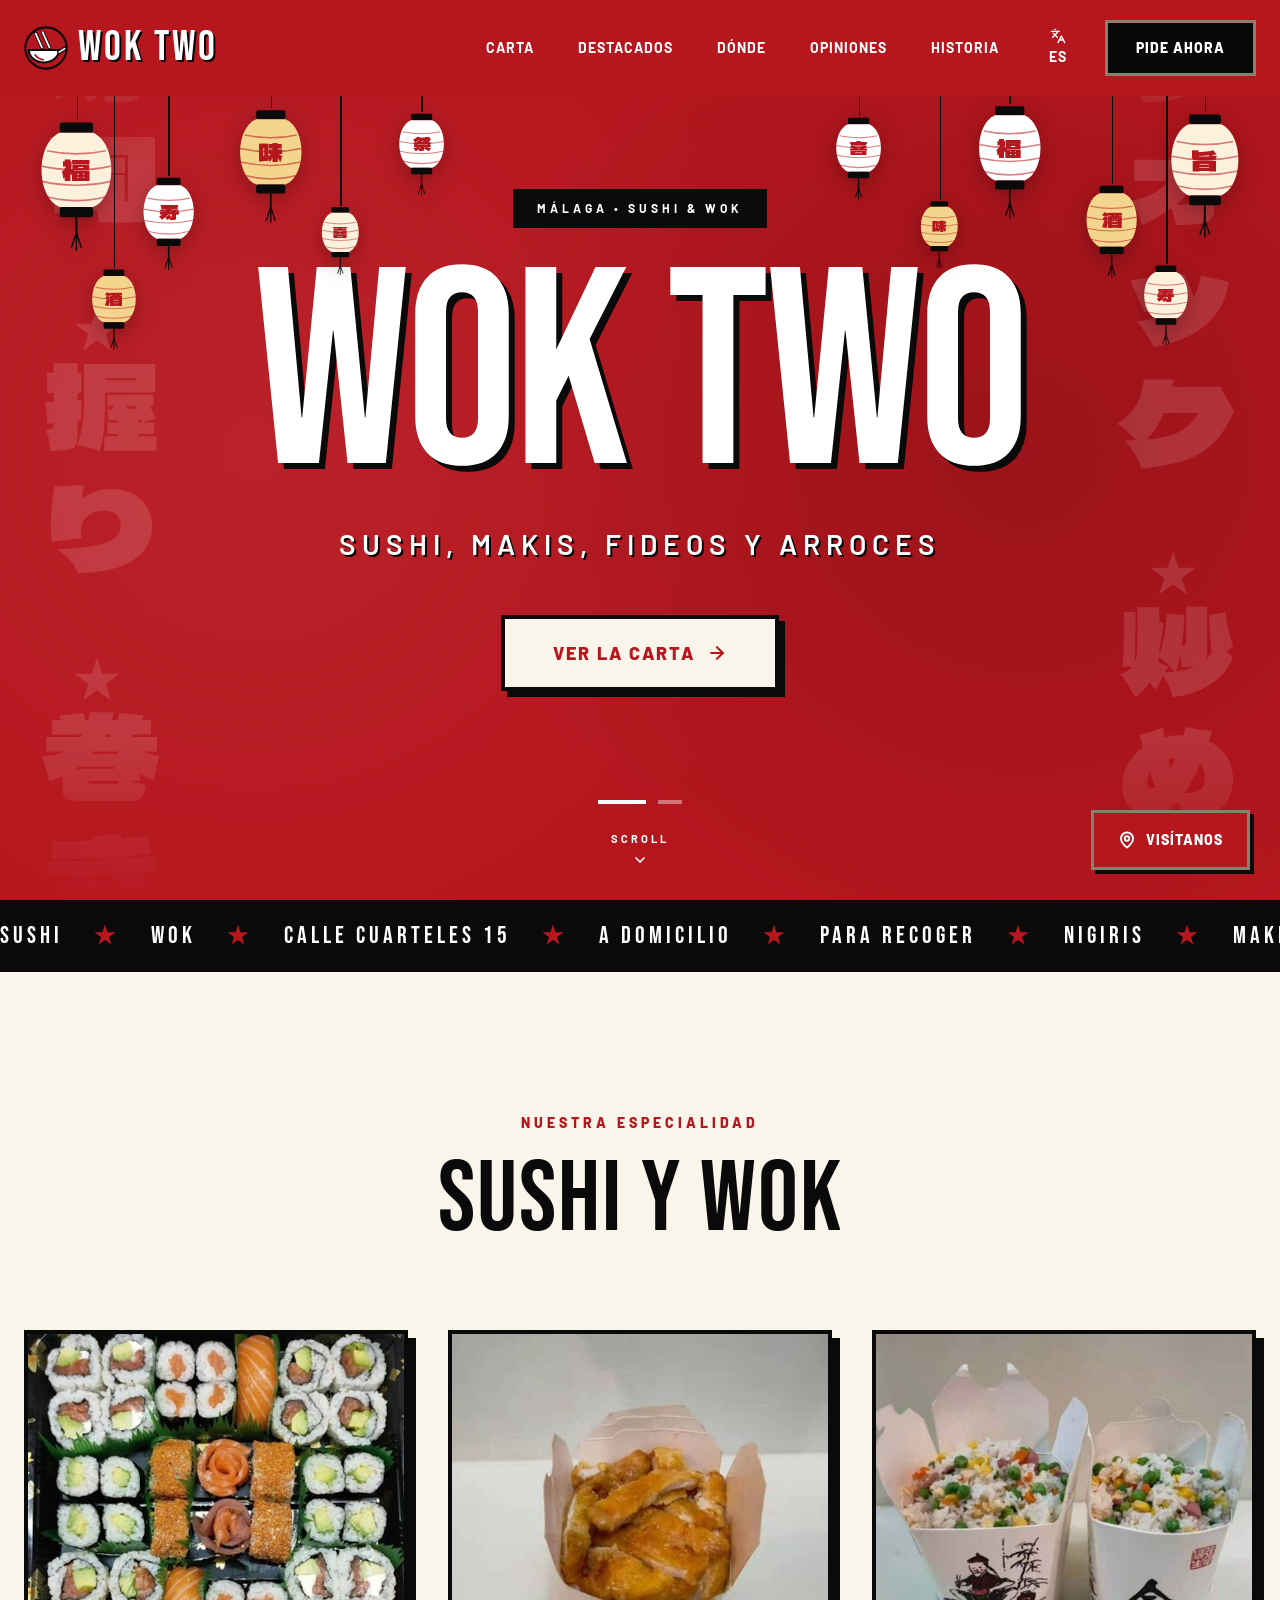
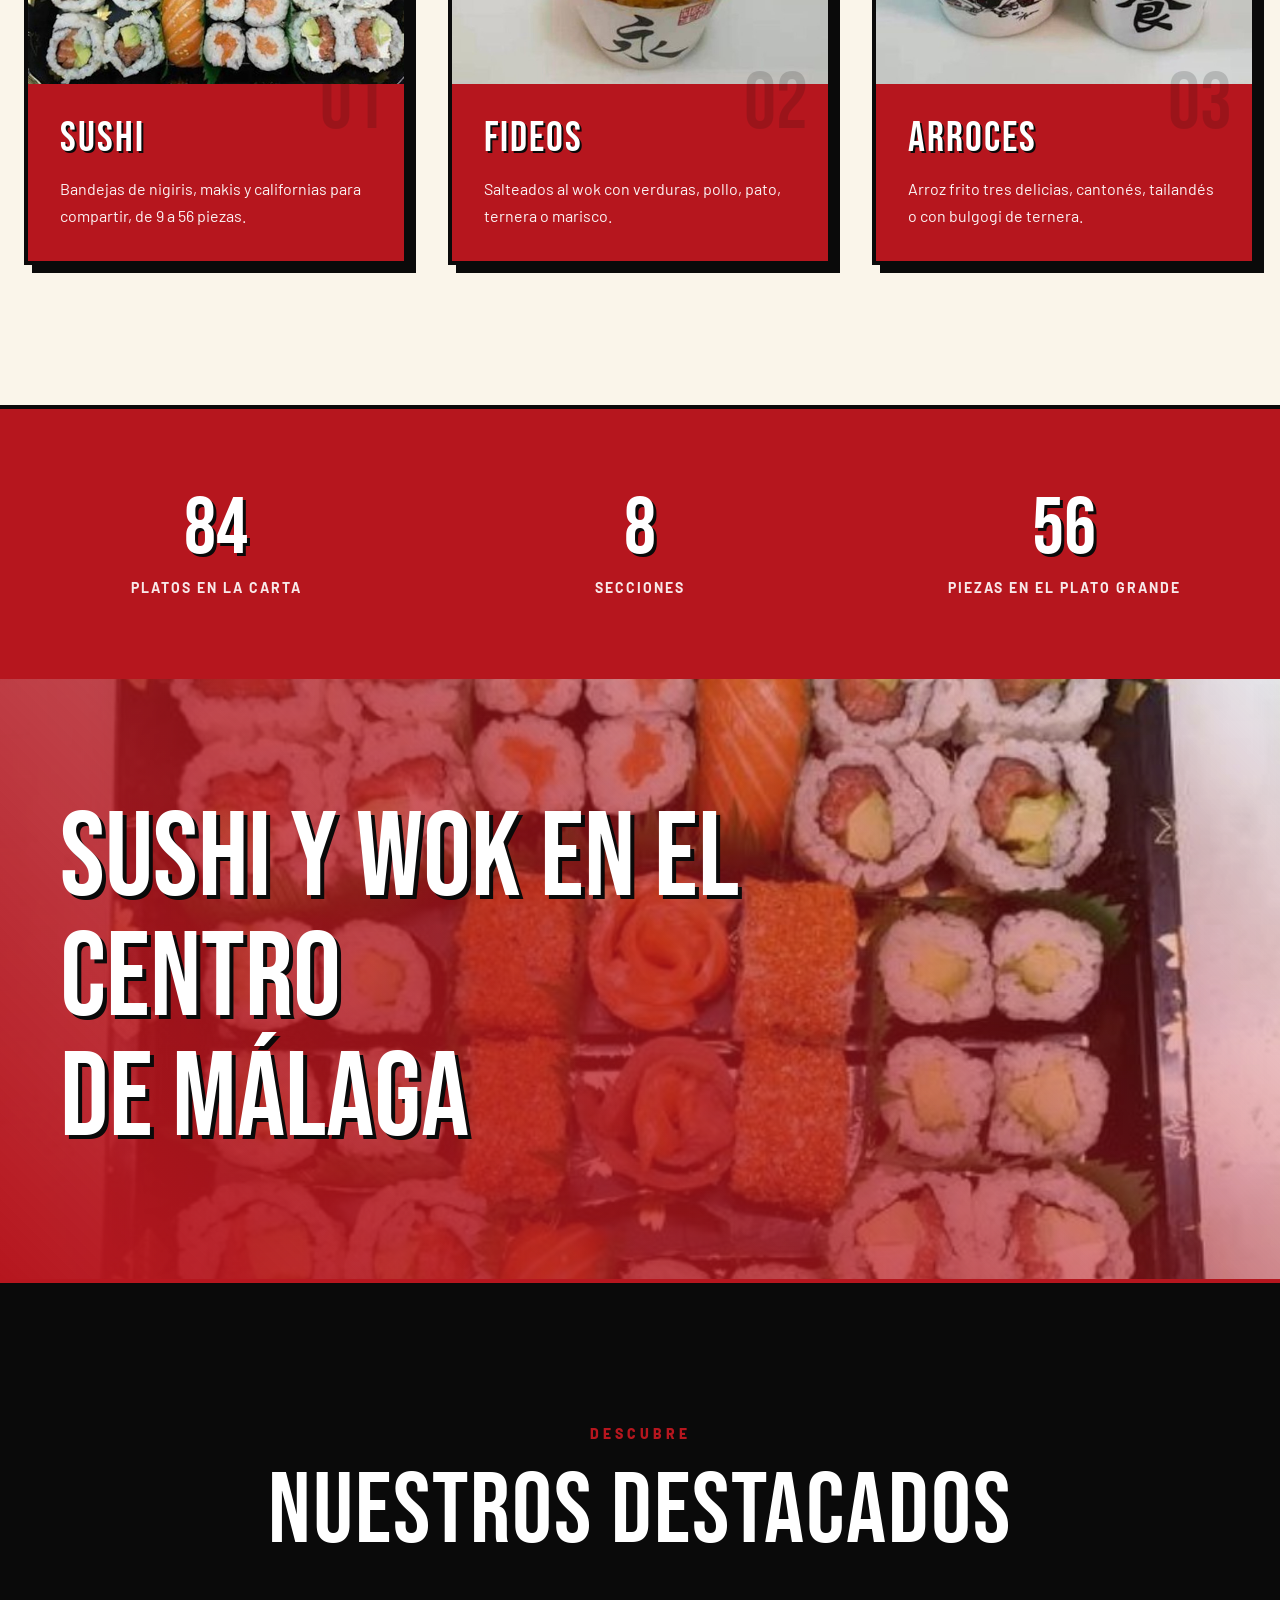
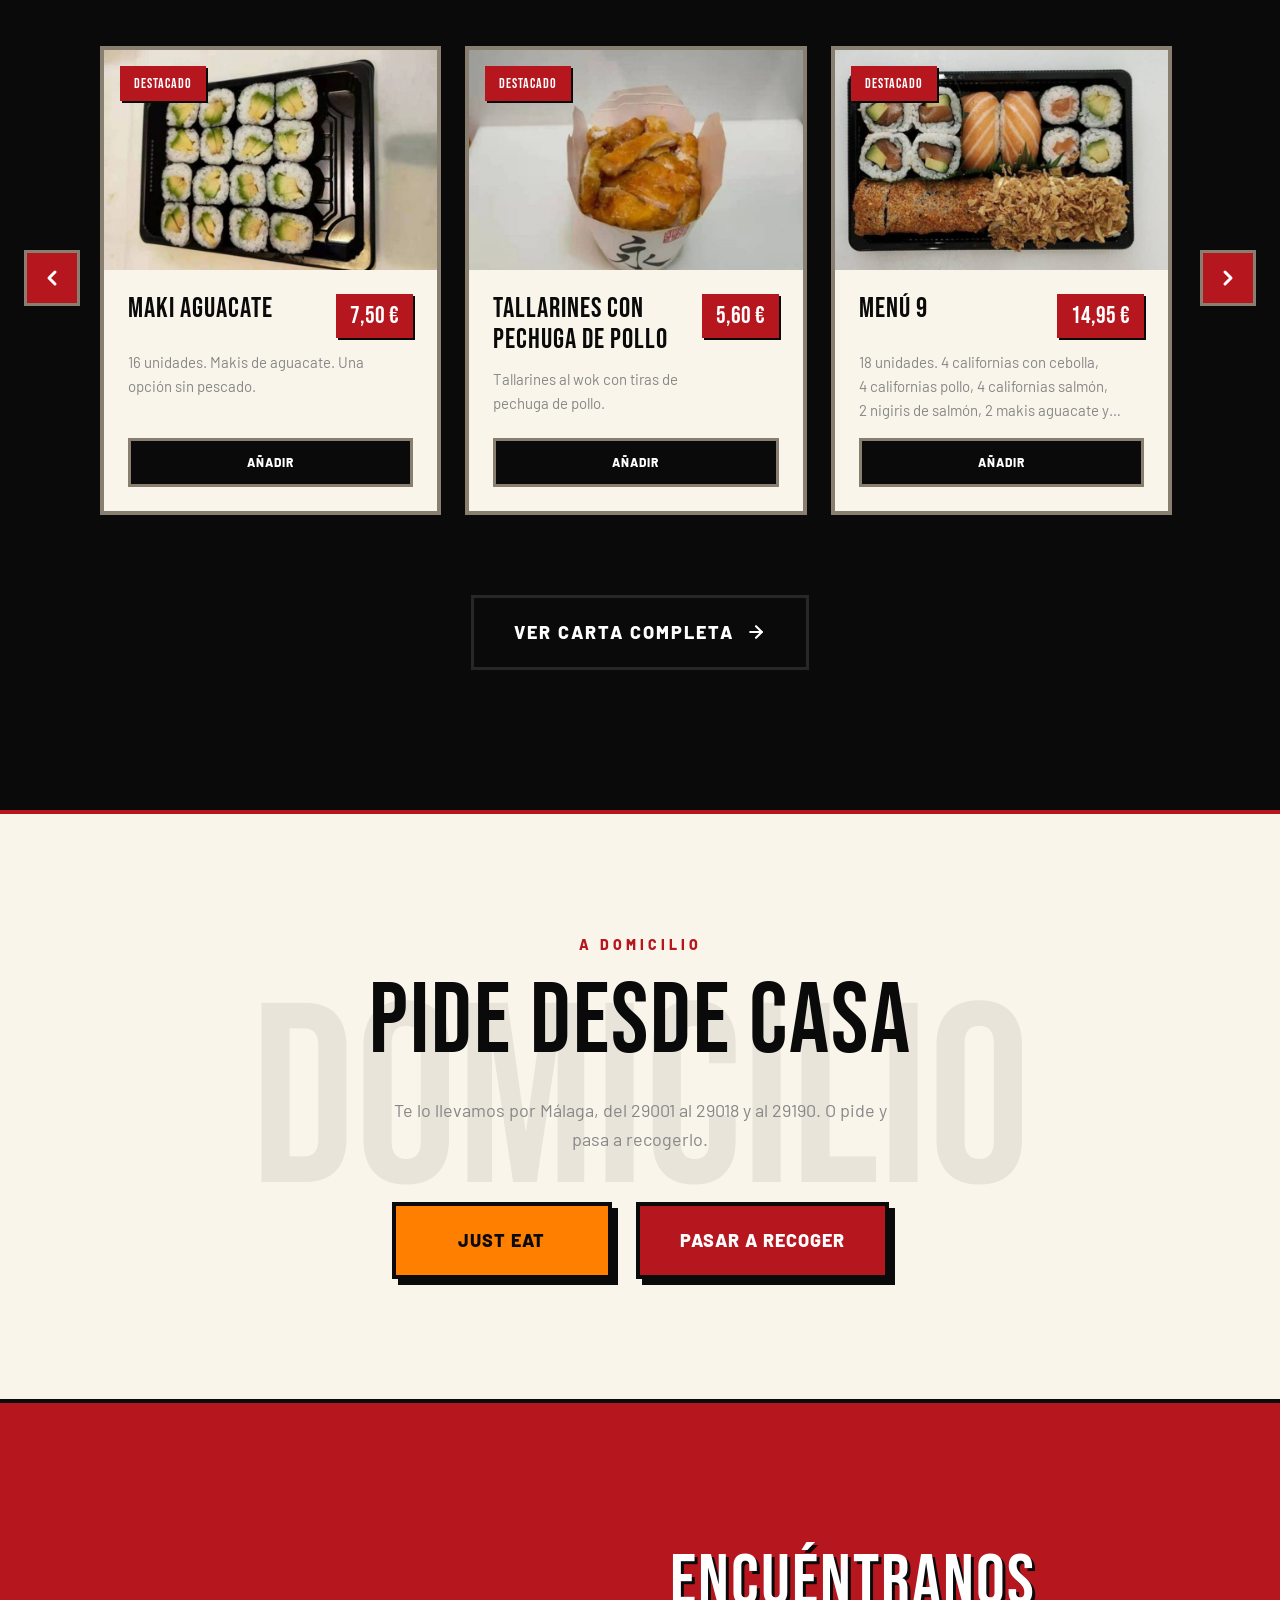
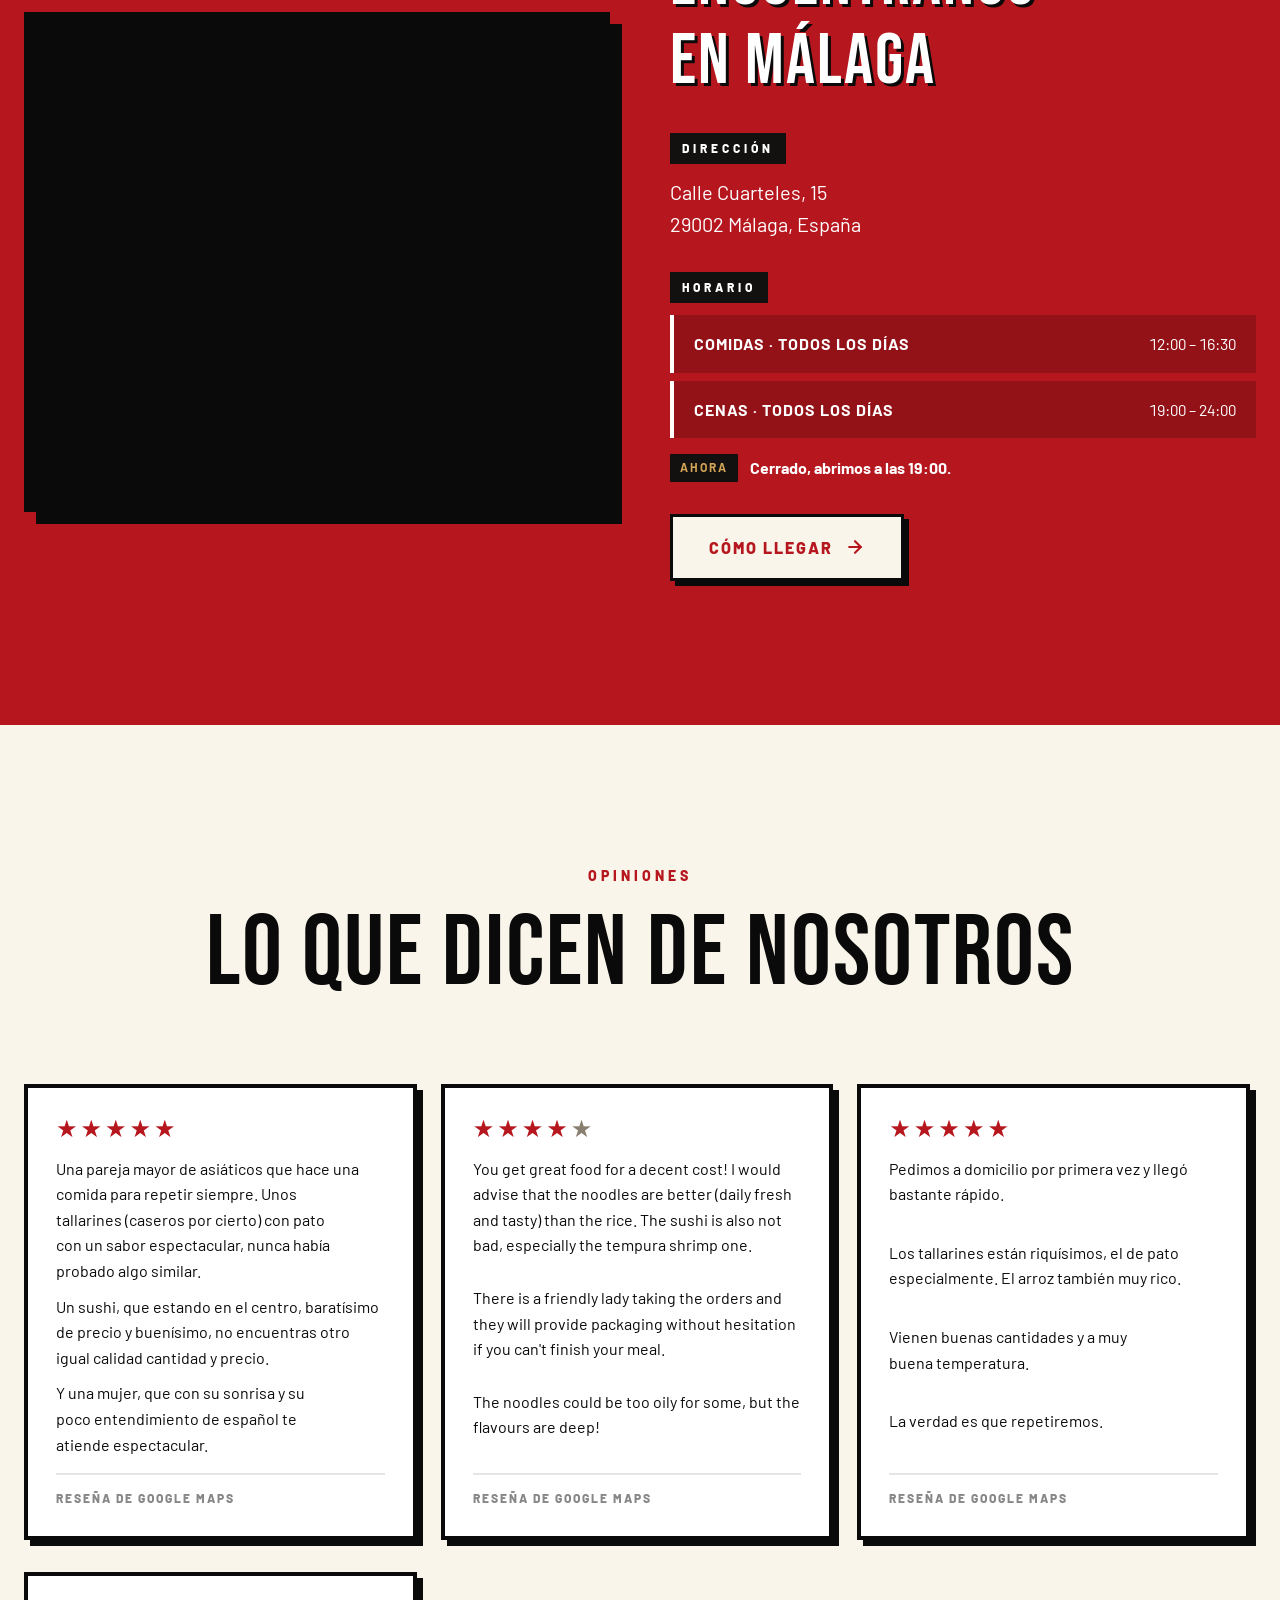
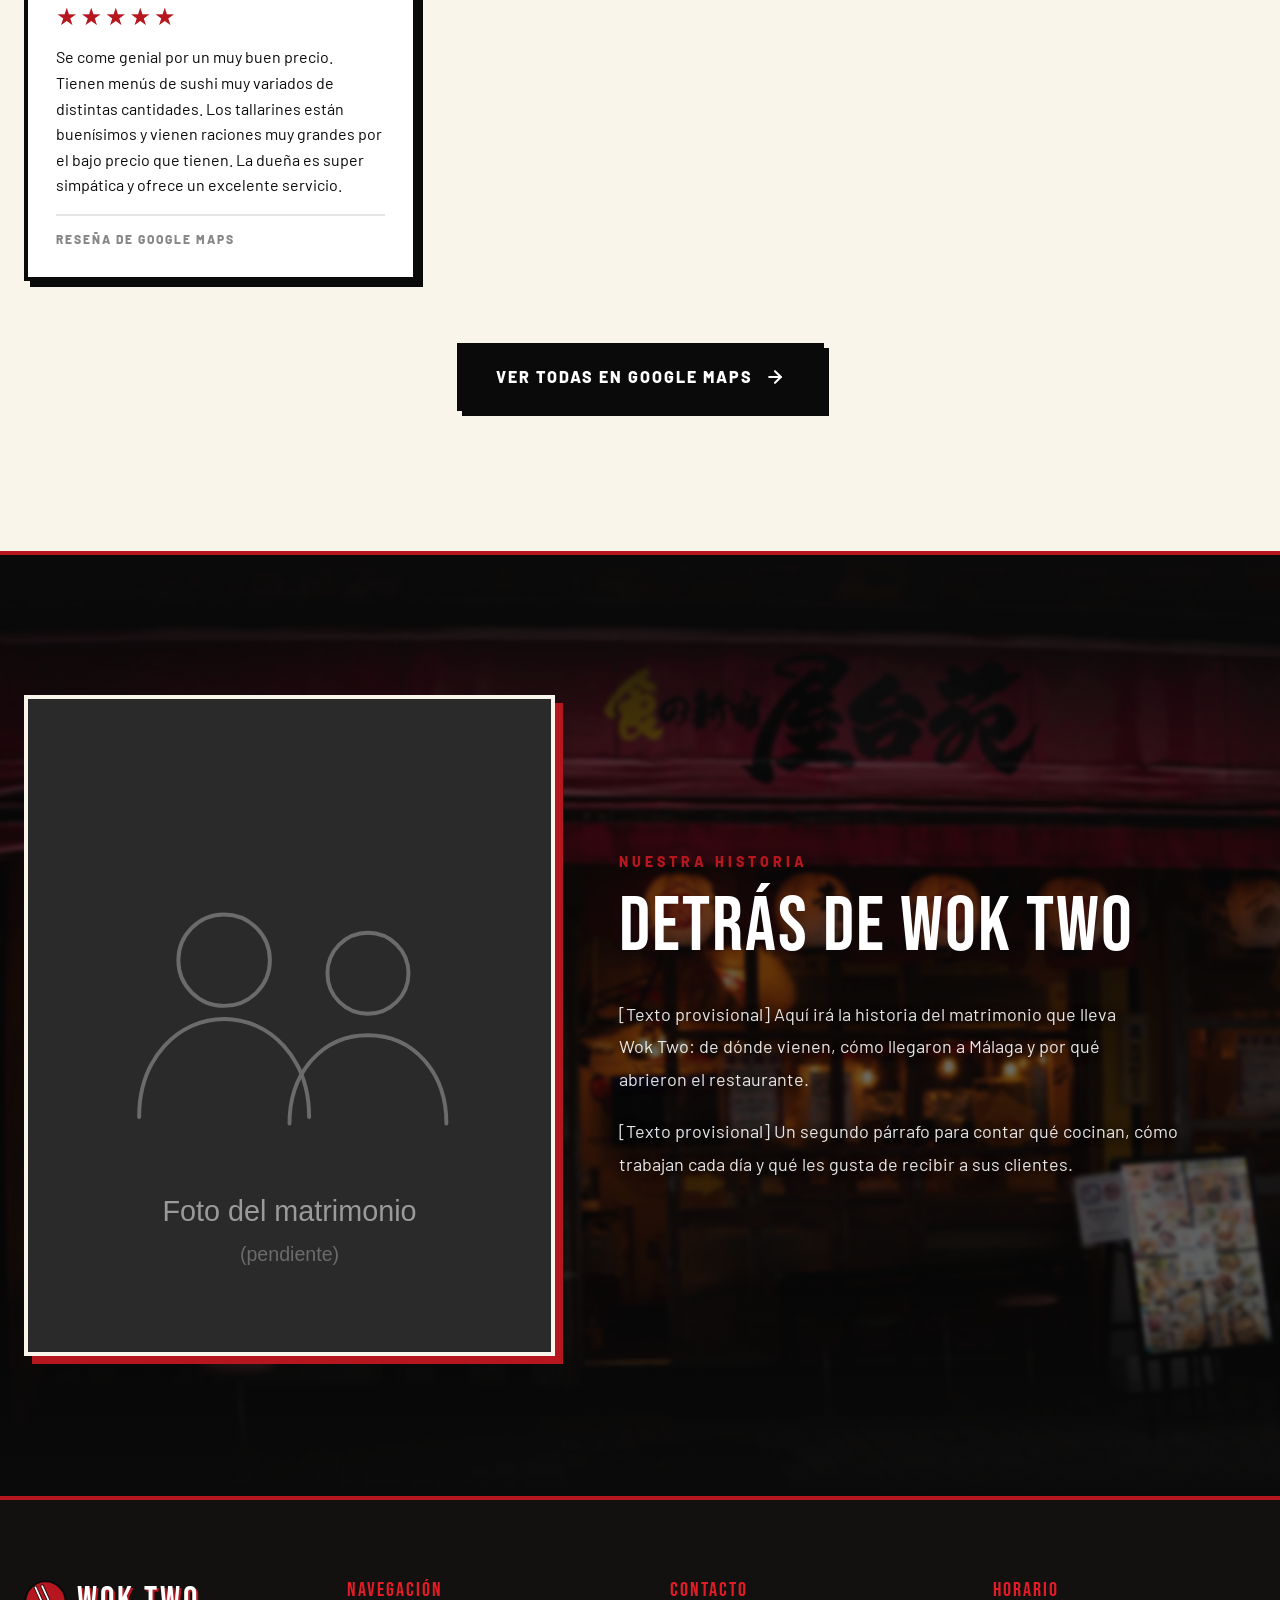
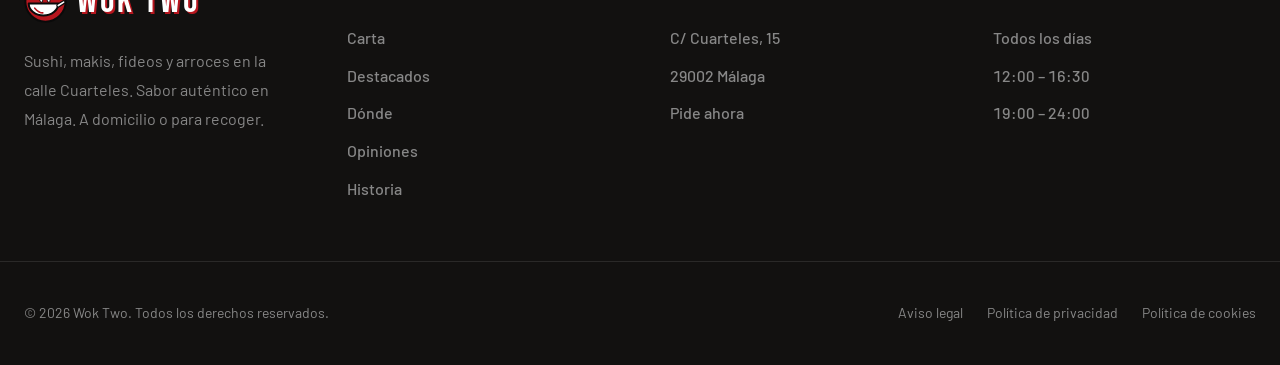
<file: index.html>
<!doctype html>
<html lang="es" data-hours="12:00-16:30,19:00-24:00">
<head>
<meta charset="utf-8">
<meta name="viewport" content="width=device-width, initial-scale=1">
<meta name="theme-color" content="#b6161e">
<title>Wok Two, sushi y wok en Málaga</title>
<meta name="description" content="Wok Two, calle Cuarteles 15, Málaga. Sushi, makis, fideos y arroces a domicilio o para recoger. Abierto todos los días, comidas y cenas.">
<link rel="canonical" href="https://www.woktwo.es/">
<link rel="alternate" hreflang="es" href="https://www.woktwo.es/">
<link rel="alternate" hreflang="en" href="https://www.woktwo.es/en/">
<link rel="alternate" hreflang="x-default" href="https://www.woktwo.es/">
<link rel="icon" href="favicon.svg" type="image/svg+xml">
<meta property="og:type" content="website">
<meta property="og:site_name" content="Wok Two">
<meta property="og:title" content="Wok Two, sushi y wok en Málaga">
<meta property="og:description" content="Wok Two, calle Cuarteles 15, Málaga. Sushi, makis, fideos y arroces a domicilio o para recoger. Abierto todos los días, comidas y cenas.">
<meta property="og:url" content="https://www.woktwo.es/">
<meta property="og:image" content="https://www.woktwo.es/images/1f1b4ce9c8f69ddcaa09ad56c4c3ac72-1024.jpg">
<meta property="og:locale" content="es_ES">
<meta name="twitter:card" content="summary_large_image">
<link rel="stylesheet" href="fonts/fonts.css?v=56d5fe9d">
<link rel="stylesheet" href="styles.css?v=56d5fe9d">
<script>document.documentElement.classList.add('js');</script>
</head>
<body>
<a class="skip" href="#main">Ir al contenido</a>
<div class="progress" data-progress aria-hidden="true"></div>
<header class="nav" data-nav>
  <div class="container nav__in">
    <a class="nav__brand" href="#top" aria-label="Wok Two, inicio"><img class="logo" src="logo.svg" alt="" width="40" height="40">Wok Two</a>
    <nav class="nav__links" aria-label="Principal"><a class="slide" href="carta.html" data-text="Carta"><span>Carta</span></a><a class="slide" href="#destacados" data-text="Destacados"><span>Destacados</span></a><a class="slide" href="#donde" data-text="Dónde"><span>Dónde</span></a><a class="slide" href="#opiniones" data-text="Opiniones"><span>Opiniones</span></a><a class="slide" href="#historia" data-text="Historia"><span>Historia</span></a><a class="slide slide--lang" href="en/index.html" hreflang="en" lang="en" aria-label="English version"><span><svg width="16" height="16" viewBox="0 0 24 24" fill="none" stroke="currentColor" stroke-width="2" stroke-linecap="round" stroke-linejoin="round" aria-hidden="true"><path d="m5 8 6 6"/><path d="m4 14 6-6 2-3"/><path d="M2 5h12"/><path d="M7 2h1"/><path d="m22 22-5-10-5 10"/><path d="M14 18h6"/></svg>ES</span><span class="roll-b" aria-hidden="true">ES</span></a></nav>
    <a class="nav__cta" href="carta.html" data-open-cart>Pide ahora</a>
    <button class="burger" type="button" aria-expanded="false" aria-controls="menu" data-burger><span></span><span></span><span></span><span class="visually-hidden">Menú</span></button>
  </div>
</header>
<div class="menu" id="menu" data-menu hidden>
  <nav aria-label="Móvil"><a href="#top">Inicio</a><a href="carta.html">Carta</a><a href="#destacados">Destacados</a><a href="#donde">Dónde</a><a href="#opiniones">Opiniones</a><a href="#historia">Historia</a><a href="carta.html" data-open-cart>Pide ahora</a><a class="menu__lang" href="en/index.html" hreflang="en" lang="en" aria-label="English version"><svg width="16" height="16" viewBox="0 0 24 24" fill="none" stroke="currentColor" stroke-width="2" stroke-linecap="round" stroke-linejoin="round" aria-hidden="true"><path d="m5 8 6 6"/><path d="m4 14 6-6 2-3"/><path d="M2 5h12"/><path d="M7 2h1"/><path d="m22 22-5-10-5 10"/><path d="M14 18h6"/></svg>ES</a></nav>
</div>

<main id="main">
  <section class="hero" id="top" aria-label="Portada" data-hero>
    <div class="hero__glow" aria-hidden="true"></div>
    <div class="hero__jp hero__jp--l" lang="ja" aria-hidden="true"><div class="hero__jp-run"><ul class="hero__jp-list"><li>寿司</li><li>握り</li><li>巻き</li><li>麺</li></ul><ul class="hero__jp-list"><li>寿司</li><li>握り</li><li>巻き</li><li>麺</li></ul></div></div>
    <div class="hero__jp hero__jp--r" lang="ja" aria-hidden="true"><div class="hero__jp-run"><ul class="hero__jp-list"><li>ウォック</li><li>炒め</li><li>飯</li><li>鍋</li></ul><ul class="hero__jp-list"><li>ウォック</li><li>炒め</li><li>飯</li><li>鍋</li></ul></div></div>
    <div class="hero__lanterns" aria-hidden="true"><div class="hl" style="left:3%;--y:120px;--s:1.25;--r:-3deg;--d:0s"><svg viewBox="0 0 60 118" aria-hidden="true" xmlns="http://www.w3.org/2000/svg"><rect x="17" y="2" width="26" height="8" rx="2" fill="#0a0a0a"/><path d="M17 10 C-2 18 -2 60 17 68 L43 68 C62 60 62 18 43 10 Z" fill="#fbf1dc"/><g stroke="#b6161e" stroke-opacity=".55" stroke-width="1.3" fill="none"><path d="M7 24 Q30 29 53 24"/><path d="M3 36 Q30 42 57 36"/><path d="M3 48 Q30 54 57 48"/><path d="M7 60 Q30 66 53 60"/></g><text x="30" y="48" text-anchor="middle" font-family="Dela Gothic One, Noto Sans JP, Yu Gothic, sans-serif" font-size="22" fill="#b6161e">福</text><rect x="17" y="68" width="26" height="8" rx="2" fill="#0a0a0a"/><line x1="30" y1="76" x2="30" y2="92" stroke="#0a0a0a" stroke-width="1.6"/><g stroke="#0a0a0a" stroke-width="1.2"><line x1="30" y1="88" x2="26" y2="100"/><line x1="30" y1="88" x2="30" y2="102"/><line x1="30" y1="88" x2="34" y2="100"/></g></svg></div><div class="hl" style="left:11%;--y:176px;--s:0.9;--r:4deg;--d:-1.4s"><svg viewBox="0 0 60 118" aria-hidden="true" xmlns="http://www.w3.org/2000/svg"><rect x="17" y="2" width="26" height="8" rx="2" fill="#0a0a0a"/><path d="M17 10 C-2 18 -2 60 17 68 L43 68 C62 60 62 18 43 10 Z" fill="#ffffff"/><g stroke="#b6161e" stroke-opacity=".55" stroke-width="1.3" fill="none"><path d="M7 24 Q30 29 53 24"/><path d="M3 36 Q30 42 57 36"/><path d="M3 48 Q30 54 57 48"/><path d="M7 60 Q30 66 53 60"/></g><text x="30" y="48" text-anchor="middle" font-family="Dela Gothic One, Noto Sans JP, Yu Gothic, sans-serif" font-size="22" fill="#b6161e">寿</text><rect x="17" y="68" width="26" height="8" rx="2" fill="#0a0a0a"/><line x1="30" y1="76" x2="30" y2="92" stroke="#0a0a0a" stroke-width="1.6"/><g stroke="#0a0a0a" stroke-width="1.2"><line x1="30" y1="88" x2="26" y2="100"/><line x1="30" y1="88" x2="30" y2="102"/><line x1="30" y1="88" x2="34" y2="100"/></g></svg></div><div class="hl" style="left:18.5%;--y:108px;--s:1.1;--r:-2deg;--d:-2.6s"><svg viewBox="0 0 60 118" aria-hidden="true" xmlns="http://www.w3.org/2000/svg"><rect x="17" y="2" width="26" height="8" rx="2" fill="#0a0a0a"/><path d="M17 10 C-2 18 -2 60 17 68 L43 68 C62 60 62 18 43 10 Z" fill="#f4d58d"/><g stroke="#b6161e" stroke-opacity=".55" stroke-width="1.3" fill="none"><path d="M7 24 Q30 29 53 24"/><path d="M3 36 Q30 42 57 36"/><path d="M3 48 Q30 54 57 48"/><path d="M7 60 Q30 66 53 60"/></g><text x="30" y="48" text-anchor="middle" font-family="Dela Gothic One, Noto Sans JP, Yu Gothic, sans-serif" font-size="22" fill="#b6161e">味</text><rect x="17" y="68" width="26" height="8" rx="2" fill="#0a0a0a"/><line x1="30" y1="76" x2="30" y2="92" stroke="#0a0a0a" stroke-width="1.6"/><g stroke="#0a0a0a" stroke-width="1.2"><line x1="30" y1="88" x2="26" y2="100"/><line x1="30" y1="88" x2="30" y2="102"/><line x1="30" y1="88" x2="34" y2="100"/></g></svg></div><div class="hl" style="left:7%;--y:268px;--s:0.78;--r:5deg;--d:-0.7s"><svg viewBox="0 0 60 118" aria-hidden="true" xmlns="http://www.w3.org/2000/svg"><rect x="17" y="2" width="26" height="8" rx="2" fill="#0a0a0a"/><path d="M17 10 C-2 18 -2 60 17 68 L43 68 C62 60 62 18 43 10 Z" fill="#f4d58d"/><g stroke="#b6161e" stroke-opacity=".55" stroke-width="1.3" fill="none"><path d="M7 24 Q30 29 53 24"/><path d="M3 36 Q30 42 57 36"/><path d="M3 48 Q30 54 57 48"/><path d="M7 60 Q30 66 53 60"/></g><text x="30" y="48" text-anchor="middle" font-family="Dela Gothic One, Noto Sans JP, Yu Gothic, sans-serif" font-size="22" fill="#b6161e">酒</text><rect x="17" y="68" width="26" height="8" rx="2" fill="#0a0a0a"/><line x1="30" y1="76" x2="30" y2="92" stroke="#0a0a0a" stroke-width="1.6"/><g stroke="#0a0a0a" stroke-width="1.2"><line x1="30" y1="88" x2="26" y2="100"/><line x1="30" y1="88" x2="30" y2="102"/><line x1="30" y1="88" x2="34" y2="100"/></g></svg></div><div class="hl hl--wide" style="left:25%;--y:206px;--s:0.66;--r:-4deg;--d:-3.3s"><svg viewBox="0 0 60 118" aria-hidden="true" xmlns="http://www.w3.org/2000/svg"><rect x="17" y="2" width="26" height="8" rx="2" fill="#0a0a0a"/><path d="M17 10 C-2 18 -2 60 17 68 L43 68 C62 60 62 18 43 10 Z" fill="#fbf1dc"/><g stroke="#b6161e" stroke-opacity=".55" stroke-width="1.3" fill="none"><path d="M7 24 Q30 29 53 24"/><path d="M3 36 Q30 42 57 36"/><path d="M3 48 Q30 54 57 48"/><path d="M7 60 Q30 66 53 60"/></g><text x="30" y="48" text-anchor="middle" font-family="Dela Gothic One, Noto Sans JP, Yu Gothic, sans-serif" font-size="22" fill="#b6161e">喜</text><rect x="17" y="68" width="26" height="8" rx="2" fill="#0a0a0a"/><line x1="30" y1="76" x2="30" y2="92" stroke="#0a0a0a" stroke-width="1.6"/><g stroke="#0a0a0a" stroke-width="1.2"><line x1="30" y1="88" x2="26" y2="100"/><line x1="30" y1="88" x2="30" y2="102"/><line x1="30" y1="88" x2="34" y2="100"/></g></svg></div><div class="hl hl--wide" style="left:31%;--y:112px;--s:0.8;--r:3deg;--d:-1.9s"><svg viewBox="0 0 60 118" aria-hidden="true" xmlns="http://www.w3.org/2000/svg"><rect x="17" y="2" width="26" height="8" rx="2" fill="#0a0a0a"/><path d="M17 10 C-2 18 -2 60 17 68 L43 68 C62 60 62 18 43 10 Z" fill="#ffffff"/><g stroke="#b6161e" stroke-opacity=".55" stroke-width="1.3" fill="none"><path d="M7 24 Q30 29 53 24"/><path d="M3 36 Q30 42 57 36"/><path d="M3 48 Q30 54 57 48"/><path d="M7 60 Q30 66 53 60"/></g><text x="30" y="48" text-anchor="middle" font-family="Dela Gothic One, Noto Sans JP, Yu Gothic, sans-serif" font-size="22" fill="#b6161e">祭</text><rect x="17" y="68" width="26" height="8" rx="2" fill="#0a0a0a"/><line x1="30" y1="76" x2="30" y2="92" stroke="#0a0a0a" stroke-width="1.6"/><g stroke="#0a0a0a" stroke-width="1.2"><line x1="30" y1="88" x2="26" y2="100"/><line x1="30" y1="88" x2="30" y2="102"/><line x1="30" y1="88" x2="34" y2="100"/></g></svg></div><div class="hl" style="right:3%;--y:112px;--s:1.2;--r:3deg;--d:-0.4s"><svg viewBox="0 0 60 118" aria-hidden="true" xmlns="http://www.w3.org/2000/svg"><rect x="17" y="2" width="26" height="8" rx="2" fill="#0a0a0a"/><path d="M17 10 C-2 18 -2 60 17 68 L43 68 C62 60 62 18 43 10 Z" fill="#fbf1dc"/><g stroke="#b6161e" stroke-opacity=".55" stroke-width="1.3" fill="none"><path d="M7 24 Q30 29 53 24"/><path d="M3 36 Q30 42 57 36"/><path d="M3 48 Q30 54 57 48"/><path d="M7 60 Q30 66 53 60"/></g><text x="30" y="48" text-anchor="middle" font-family="Dela Gothic One, Noto Sans JP, Yu Gothic, sans-serif" font-size="22" fill="#b6161e">旨</text><rect x="17" y="68" width="26" height="8" rx="2" fill="#0a0a0a"/><line x1="30" y1="76" x2="30" y2="92" stroke="#0a0a0a" stroke-width="1.6"/><g stroke="#0a0a0a" stroke-width="1.2"><line x1="30" y1="88" x2="26" y2="100"/><line x1="30" y1="88" x2="30" y2="102"/><line x1="30" y1="88" x2="34" y2="100"/></g></svg></div><div class="hl" style="right:11%;--y:184px;--s:0.9;--r:-4deg;--d:-2.1s"><svg viewBox="0 0 60 118" aria-hidden="true" xmlns="http://www.w3.org/2000/svg"><rect x="17" y="2" width="26" height="8" rx="2" fill="#0a0a0a"/><path d="M17 10 C-2 18 -2 60 17 68 L43 68 C62 60 62 18 43 10 Z" fill="#f4d58d"/><g stroke="#b6161e" stroke-opacity=".55" stroke-width="1.3" fill="none"><path d="M7 24 Q30 29 53 24"/><path d="M3 36 Q30 42 57 36"/><path d="M3 48 Q30 54 57 48"/><path d="M7 60 Q30 66 53 60"/></g><text x="30" y="48" text-anchor="middle" font-family="Dela Gothic One, Noto Sans JP, Yu Gothic, sans-serif" font-size="22" fill="#b6161e">酒</text><rect x="17" y="68" width="26" height="8" rx="2" fill="#0a0a0a"/><line x1="30" y1="76" x2="30" y2="92" stroke="#0a0a0a" stroke-width="1.6"/><g stroke="#0a0a0a" stroke-width="1.2"><line x1="30" y1="88" x2="26" y2="100"/><line x1="30" y1="88" x2="30" y2="102"/><line x1="30" y1="88" x2="34" y2="100"/></g></svg></div><div class="hl" style="right:18.5%;--y:104px;--s:1.1;--r:2deg;--d:-3s"><svg viewBox="0 0 60 118" aria-hidden="true" xmlns="http://www.w3.org/2000/svg"><rect x="17" y="2" width="26" height="8" rx="2" fill="#0a0a0a"/><path d="M17 10 C-2 18 -2 60 17 68 L43 68 C62 60 62 18 43 10 Z" fill="#ffffff"/><g stroke="#b6161e" stroke-opacity=".55" stroke-width="1.3" fill="none"><path d="M7 24 Q30 29 53 24"/><path d="M3 36 Q30 42 57 36"/><path d="M3 48 Q30 54 57 48"/><path d="M7 60 Q30 66 53 60"/></g><text x="30" y="48" text-anchor="middle" font-family="Dela Gothic One, Noto Sans JP, Yu Gothic, sans-serif" font-size="22" fill="#b6161e">福</text><rect x="17" y="68" width="26" height="8" rx="2" fill="#0a0a0a"/><line x1="30" y1="76" x2="30" y2="92" stroke="#0a0a0a" stroke-width="1.6"/><g stroke="#0a0a0a" stroke-width="1.2"><line x1="30" y1="88" x2="26" y2="100"/><line x1="30" y1="88" x2="30" y2="102"/><line x1="30" y1="88" x2="34" y2="100"/></g></svg></div><div class="hl" style="right:7%;--y:264px;--s:0.78;--r:-5deg;--d:-1.1s"><svg viewBox="0 0 60 118" aria-hidden="true" xmlns="http://www.w3.org/2000/svg"><rect x="17" y="2" width="26" height="8" rx="2" fill="#0a0a0a"/><path d="M17 10 C-2 18 -2 60 17 68 L43 68 C62 60 62 18 43 10 Z" fill="#fbf1dc"/><g stroke="#b6161e" stroke-opacity=".55" stroke-width="1.3" fill="none"><path d="M7 24 Q30 29 53 24"/><path d="M3 36 Q30 42 57 36"/><path d="M3 48 Q30 54 57 48"/><path d="M7 60 Q30 66 53 60"/></g><text x="30" y="48" text-anchor="middle" font-family="Dela Gothic One, Noto Sans JP, Yu Gothic, sans-serif" font-size="22" fill="#b6161e">寿</text><rect x="17" y="68" width="26" height="8" rx="2" fill="#0a0a0a"/><line x1="30" y1="76" x2="30" y2="92" stroke="#0a0a0a" stroke-width="1.6"/><g stroke="#0a0a0a" stroke-width="1.2"><line x1="30" y1="88" x2="26" y2="100"/><line x1="30" y1="88" x2="30" y2="102"/><line x1="30" y1="88" x2="34" y2="100"/></g></svg></div><div class="hl hl--wide" style="right:25%;--y:200px;--s:0.66;--r:4deg;--d:-2.4s"><svg viewBox="0 0 60 118" aria-hidden="true" xmlns="http://www.w3.org/2000/svg"><rect x="17" y="2" width="26" height="8" rx="2" fill="#0a0a0a"/><path d="M17 10 C-2 18 -2 60 17 68 L43 68 C62 60 62 18 43 10 Z" fill="#f4d58d"/><g stroke="#b6161e" stroke-opacity=".55" stroke-width="1.3" fill="none"><path d="M7 24 Q30 29 53 24"/><path d="M3 36 Q30 42 57 36"/><path d="M3 48 Q30 54 57 48"/><path d="M7 60 Q30 66 53 60"/></g><text x="30" y="48" text-anchor="middle" font-family="Dela Gothic One, Noto Sans JP, Yu Gothic, sans-serif" font-size="22" fill="#b6161e">味</text><rect x="17" y="68" width="26" height="8" rx="2" fill="#0a0a0a"/><line x1="30" y1="76" x2="30" y2="92" stroke="#0a0a0a" stroke-width="1.6"/><g stroke="#0a0a0a" stroke-width="1.2"><line x1="30" y1="88" x2="26" y2="100"/><line x1="30" y1="88" x2="30" y2="102"/><line x1="30" y1="88" x2="34" y2="100"/></g></svg></div><div class="hl hl--wide" style="right:31%;--y:116px;--s:0.8;--r:-3deg;--d:-0.9s"><svg viewBox="0 0 60 118" aria-hidden="true" xmlns="http://www.w3.org/2000/svg"><rect x="17" y="2" width="26" height="8" rx="2" fill="#0a0a0a"/><path d="M17 10 C-2 18 -2 60 17 68 L43 68 C62 60 62 18 43 10 Z" fill="#ffffff"/><g stroke="#b6161e" stroke-opacity=".55" stroke-width="1.3" fill="none"><path d="M7 24 Q30 29 53 24"/><path d="M3 36 Q30 42 57 36"/><path d="M3 48 Q30 54 57 48"/><path d="M7 60 Q30 66 53 60"/></g><text x="30" y="48" text-anchor="middle" font-family="Dela Gothic One, Noto Sans JP, Yu Gothic, sans-serif" font-size="22" fill="#b6161e">喜</text><rect x="17" y="68" width="26" height="8" rx="2" fill="#0a0a0a"/><line x1="30" y1="76" x2="30" y2="92" stroke="#0a0a0a" stroke-width="1.6"/><g stroke="#0a0a0a" stroke-width="1.2"><line x1="30" y1="88" x2="26" y2="100"/><line x1="30" y1="88" x2="30" y2="102"/><line x1="30" y1="88" x2="34" y2="100"/></g></svg></div></div>
    <div class="slide-h is-on" data-slide>
      <div class="hero__in">
        <span class="chip">Málaga • Sushi &amp; Wok</span>
        <h1 class="hero__giant">Wok Two</h1>
        <p class="hero__tag">Sushi, makis, fideos y arroces</p>
        <a class="hero__cta" href="carta.html"><span>Ver la carta</span><svg class="arrow" width="20" height="20" viewBox="0 0 24 24" fill="none" stroke="currentColor" stroke-width="2.5" stroke-linecap="round" stroke-linejoin="round" aria-hidden="true"><path d="M5 12h14"/><path d="m12 5 7 7-7 7"/></svg></a>
      </div>
    </div>
    <div class="slide-h" data-slide aria-hidden="true">
      <div class="hero__in">
        <span class="chip chip--gold">★ Abierto todos los días</span>
        <p class="hero__title">Menús de sushi desde 9,95 €</p>
        <p class="hero__tag hero__tag--s">Nigiris • Makis • Californias • Wok</p>
        <a class="hero__cta" href="carta.html" data-open-cart tabindex="-1"><span>Pide ahora</span><svg class="arrow" width="20" height="20" viewBox="0 0 24 24" fill="none" stroke="currentColor" stroke-width="2.5" stroke-linecap="round" stroke-linejoin="round" aria-hidden="true"><path d="M5 12h14"/><path d="m12 5 7 7-7 7"/></svg></a>
      </div>
    </div>
    <div class="hero__dots" role="group" aria-label="Diapositivas"><button type="button" class="dot is-on" data-dot="0" aria-label="Diapositiva 1" aria-current="true"></button><button type="button" class="dot" data-dot="1" aria-label="Diapositiva 2"></button></div>
    <a class="hero__scroll" href="#especialidad"><span>Scroll</span><svg width="16" height="16" viewBox="0 0 24 24" fill="none" stroke="currentColor" stroke-width="2.5" stroke-linecap="round" stroke-linejoin="round" aria-hidden="true"><path d="m6 9 6 6 6-6"/></svg></a>
  </section>

  <div class="ticker" aria-hidden="true"><div class="ticker__run"><ul class="ticker__list"><li>Sushi</li><li>Wok</li><li>Calle Cuarteles 15</li><li>A domicilio</li><li>Para recoger</li><li>Nigiris</li><li>Makis</li><li>Fideos</li><li>Arroces</li></ul><ul class="ticker__list"><li>Sushi</li><li>Wok</li><li>Calle Cuarteles 15</li><li>A domicilio</li><li>Para recoger</li><li>Nigiris</li><li>Makis</li><li>Fideos</li><li>Arroces</li></ul></div></div>

  <section class="sec sec--white" id="especialidad" aria-labelledby="h-spec">
    <div class="container">
      <div class="shead reveal"><span class="label">Nuestra especialidad</span><h2 class="title-xl" id="h-spec">Sushi y wok</h2></div>
      <div class="specs">
      <a class="spec reveal" style="--d:0.1s" href="carta.html#c-menus">
        <div class="spec__img" data-slot="spec-01"><img src="images/1f1b4ce9c8f69ddcaa09ad56c4c3ac72-800.jpg" width="800" height="600" alt="" loading="lazy" decoding="async"><div class="spec__over" data-keep aria-hidden="true"><span>Ver más</span></div></div>
        <div class="spec__body"><span class="spec__n" aria-hidden="true">01</span><h3>Sushi</h3><p>Bandejas de nigiris, makis y californias para compartir, de 9 a 56 piezas.</p></div>
      </a>
      <a class="spec reveal" style="--d:0.2s" href="carta.html#c-fideos">
        <div class="spec__img" data-slot="spec-02"><img src="images/a913d11fcfd0991131e583cad5535301-800.jpg" width="800" height="600" alt="" loading="lazy" decoding="async"><div class="spec__over" data-keep aria-hidden="true"><span>Ver más</span></div></div>
        <div class="spec__body"><span class="spec__n" aria-hidden="true">02</span><h3>Fideos</h3><p>Salteados al wok con verduras, pollo, pato, ternera o marisco.</p></div>
      </a>
      <a class="spec reveal" style="--d:0.30000000000000004s" href="carta.html#c-arroces">
        <div class="spec__img" data-slot="spec-03"><img src="images/3c383c6cf9c3f901dc2b65c1cd5db3c1-800.jpg" width="800" height="600" alt="" loading="lazy" decoding="async"><div class="spec__over" data-keep aria-hidden="true"><span>Ver más</span></div></div>
        <div class="spec__body"><span class="spec__n" aria-hidden="true">03</span><h3>Arroces</h3><p>Arroz frito tres delicias, cantonés, tailandés o con bulgogi de ternera.</p></div>
      </a>
      </div>
    </div>
  </section>

  <section class="stats-band" aria-label="Wok Two en cifras">
    <div class="container"><dl class="stats">
        <div class="stat reveal" style="--d:0s"><dt>Platos en la carta</dt><dd class="num" data-count="84">84</dd></div>
        <div class="stat reveal" style="--d:0.1s"><dt>Secciones</dt><dd class="num" data-count="8">8</dd></div>
        <div class="stat reveal" style="--d:0.2s"><dt>Piezas en el Plato Grande</dt><dd class="num" data-count="56">56</dd></div>
    </dl></div>
  </section>

  <div class="parallax" data-parallax>
    <img src="images/1f1b4ce9c8f69ddcaa09ad56c4c3ac72-1024.jpg" width="1024" height="768" alt="" loading="lazy" decoding="async" data-parallax-img>
    <div class="parallax__veil"><p class="parallax__text reveal">Sushi y wok en el centro de Málaga</p></div>
  </div>

  <section class="sec sec--black" id="destacados" aria-labelledby="h-dest">
    <div class="container">
      <div class="shead reveal"><span class="label">Descubre</span><h2 class="title-xl" id="h-dest">Nuestros destacados</h2></div>
      <div class="rail reveal" style="--d:.2s" data-rail>
        <button type="button" class="rail__arrow rail__arrow--prev" data-rail-prev aria-label="Anterior"><svg width="24" height="24" viewBox="0 0 24 24" fill="none" stroke="currentColor" stroke-width="3" stroke-linecap="round" stroke-linejoin="round" aria-hidden="true"><path d="m15 18-6-6 6-6"/></svg></button>
        <div class="rail__track" data-rail-track tabindex="0" aria-label="Platos destacados">
          <article class="mcard">
  <div class="mcard__img" data-slot="dish-169258"><img src="images/1692586255fd4d519d9fb1402cad151c-800.jpg" width="800" height="600" alt="Maki Aguacate, 16 unidades" loading="lazy" decoding="async"><span class="mcard__badge" data-keep>Destacado</span></div>
  <div class="mcard__body">
    <div class="mcard__top"><h3 class="mcard__name">Maki Aguacate</h3><span class="mcard__price num">7,50 €</span></div>
    <p class="mcard__desc">16 unidades. Makis de aguacate. Una opción sin pescado.</p><button type="button" class="desc-toggle" aria-expanded="false" data-show="Ver descripción" data-hide="Ocultar descripción">Ver descripción</button>
    <button type="button" class="mcard__btn" data-add="Maki Aguacate, 16 unidades" aria-label="Añadir Maki Aguacate al pedido">Añadir</button>
  </div>
</article>
          <article class="mcard">
  <div class="mcard__img" data-slot="dish-a913d1"><img src="images/a913d11fcfd0991131e583cad5535301-800.jpg" width="800" height="600" alt="Tallarines con Pechuga de Pollo" loading="lazy" decoding="async"><span class="mcard__badge" data-keep>Destacado</span></div>
  <div class="mcard__body">
    <div class="mcard__top"><h3 class="mcard__name">Tallarines con Pechuga de Pollo</h3><span class="mcard__price num">5,60 €</span></div>
    <p class="mcard__desc">Tallarines al wok con tiras de pechuga de pollo.</p><button type="button" class="desc-toggle" aria-expanded="false" data-show="Ver descripción" data-hide="Ocultar descripción">Ver descripción</button>
    <button type="button" class="mcard__btn" data-add="Tallarines con Pechuga de Pollo" aria-label="Añadir Tallarines con Pechuga de Pollo al pedido">Añadir</button>
  </div>
</article>
          <article class="mcard">
  <div class="mcard__img" data-slot="dish-71c44b"><img src="images/71c44bcdd9c775c1809aa2f60e42526d-800.jpg" width="800" height="600" alt="Menú 9, 18 unidades" loading="lazy" decoding="async"><span class="mcard__badge" data-keep>Destacado</span></div>
  <div class="mcard__body">
    <div class="mcard__top"><h3 class="mcard__name">Menú 9</h3><span class="mcard__price num">14,95 €</span></div>
    <p class="mcard__desc">18 unidades. 4 californias con cebolla, 4 californias pollo, 4 californias salmón, 2 nigiris de salmón, 2 makis aguacate y 2 makis salmón</p><button type="button" class="desc-toggle" aria-expanded="false" data-show="Ver descripción" data-hide="Ocultar descripción">Ver descripción</button>
    <button type="button" class="mcard__btn" data-add="Menú 9, 18 unidades" aria-label="Añadir Menú 9 al pedido">Añadir</button>
  </div>
</article>
          <article class="mcard">
  <div class="mcard__img" data-slot="dish-138d44"><img src="images/138d44df06003a8a858a575d1a933795-800.jpg" width="800" height="600" alt="Pollo con Almendras" loading="lazy" decoding="async"><span class="mcard__badge" data-keep>Destacado</span></div>
  <div class="mcard__body">
    <div class="mcard__top"><h3 class="mcard__name">Pollo con Almendras</h3><span class="mcard__price num">6,50 €</span></div>
    <p class="mcard__desc">Pollo salteado con almendras, un clásico de la cocina china.</p><button type="button" class="desc-toggle" aria-expanded="false" data-show="Ver descripción" data-hide="Ocultar descripción">Ver descripción</button>
    <button type="button" class="mcard__btn" data-add="Pollo con Almendras" aria-label="Añadir Pollo con Almendras al pedido">Añadir</button>
  </div>
</article>
          <article class="mcard">
  <div class="mcard__img" data-slot="dish-5e8629"><img src="images/5e86294b819d60594490f6fd067881ab-800.jpg" width="800" height="600" alt="California Salmón, 9 unidades" loading="lazy" decoding="async"><span class="mcard__badge" data-keep>Destacado</span></div>
  <div class="mcard__body">
    <div class="mcard__top"><h3 class="mcard__name">California Salmón</h3><span class="mcard__price num">6,50 €</span></div>
    <p class="mcard__desc">9 unidades. California roll de salmón.</p><button type="button" class="desc-toggle" aria-expanded="false" data-show="Ver descripción" data-hide="Ocultar descripción">Ver descripción</button>
    <button type="button" class="mcard__btn" data-add="California Salmón, 9 unidades" aria-label="Añadir California Salmón al pedido">Añadir</button>
  </div>
</article>
        </div>
        <button type="button" class="rail__arrow rail__arrow--next" data-rail-next aria-label="Siguiente"><svg width="24" height="24" viewBox="0 0 24 24" fill="none" stroke="currentColor" stroke-width="3" stroke-linecap="round" stroke-linejoin="round" aria-hidden="true"><path d="m9 18 6-6-6-6"/></svg></button>
      </div>
      <div class="center reveal" style="--d:.3s"><a class="btn-outline" href="carta.html"><span>Ver carta completa</span><svg class="arrow" width="20" height="20" viewBox="0 0 24 24" fill="none" stroke="currentColor" stroke-width="2.5" stroke-linecap="round" stroke-linejoin="round" aria-hidden="true"><path d="M5 12h14"/><path d="m12 5 7 7-7 7"/></svg></a></div>
    </div>
  </section>

  <section class="sec sec--white sec--delivery" id="pedir" aria-labelledby="h-ped">
    <div class="ghost" aria-hidden="true">Domicilio</div>
    <div class="container">
      <div class="shead reveal"><span class="label">A domicilio</span><h2 class="title-xl" id="h-ped">Pide desde casa</h2></div>
      <p class="sub reveal" style="--d:.1s">Te lo llevamos por Málaga, del 29001 al 29018 y al 29190. O pide y pasa a recogerlo.</p>
      <div class="dbtns reveal" style="--d:.2s">
        <a class="dbtn dbtn--justeat" href="https://www.just-eat.es/restaurants-wok-two-malaga/menu" rel="noopener"><span>Just Eat</span></a>
        <a class="dbtn dbtn--direct" href="https://www.google.com/maps/search/?api=1&query=Wok%20Two%2C%20Calle%20Cuarteles%2015%2C%2029002%20M%C3%A1laga" rel="noopener"><span>Pasar a recoger</span></a>
      </div>
    </div>
  </section>

  <section class="sec sec--red" id="donde" aria-labelledby="h-find">
    <div class="container find">
      <div class="find__map reveal"><iframe src="https://www.google.com/maps?q=Wok%20Two%2C%20Calle%20Cuarteles%2015%2C%2029002%20M%C3%A1laga&hl=es&output=embed" title="Mapa: Wok Two en la calle Cuarteles 15, Málaga" loading="lazy" referrerpolicy="no-referrer-when-downgrade"></iframe></div>
      <div class="find__info reveal" style="--d:.2s" id="horario">
        <h2 id="h-find">Encuéntranos en Málaga</h2>
        <div class="find__block"><strong class="tag">Dirección</strong><p class="find__addr">Calle Cuarteles, 15<br>29002 Málaga, España</p></div>
        <div class="find__block"><strong class="tag">Horario</strong>
          <ul class="hours">
            <li class="hours__item"><span>Comidas · todos los días</span><span class="num">12:00 – 16:30</span></li>
            <li class="hours__item"><span>Cenas · todos los días</span><span class="num">19:00 – 24:00</span></li>
          </ul>
          <p class="status" data-status aria-live="polite"><span class="status__k">Ahora</span><span data-status-text>Abierto todos los días, de 12:00 a 16:30 y de 19:00 a 24:00.</span></p>
        </div>
        <a class="btn-white" href="https://www.google.com/maps/search/?api=1&query=Wok%20Two%2C%20Calle%20Cuarteles%2015%2C%2029002%20M%C3%A1laga" rel="noopener"><span>Cómo llegar</span><svg class="arrow" width="20" height="20" viewBox="0 0 24 24" fill="none" stroke="currentColor" stroke-width="2.5" stroke-linecap="round" stroke-linejoin="round" aria-hidden="true"><path d="M5 12h14"/><path d="m12 5 7 7-7 7"/></svg></a>
      </div>
    </div>
  </section>

  <section class="sec sec--white" id="opiniones" aria-labelledby="h-rev">
    <div class="container">
      <div class="shead reveal"><span class="label">Opiniones</span><h2 class="title-xl" id="h-rev">Lo que dicen de nosotros</h2></div>
      <ul class="reviews">
        <li class="review reveal" style="--d:0s"><p class="review__stars" role="img" aria-label="5 de 5 estrellas"><span aria-hidden="true">★★★★★<i></i></span></p><blockquote class="review__text"><p>Una pareja mayor de asiáticos que hace una comida para repetir siempre. Unos tallarines (caseros por cierto) con pato con un sabor espectacular, nunca había probado algo similar.</p><p>Un sushi, que estando en el centro, baratísimo de precio y buenísimo, no encuentras otro igual calidad cantidad y precio.</p><p>Y una mujer, que con su sonrisa y su poco entendimiento de español te atiende espectacular.</p></blockquote><p class="review__from">Reseña de Google Maps</p></li>
        <li class="review reveal" style="--d:0.1s"><p class="review__stars" role="img" aria-label="4 de 5 estrellas"><span aria-hidden="true">★★★★<i>★</i></span></p><blockquote class="review__text"><p>You get great food for a decent cost! I would advise that the noodles are better (daily fresh and tasty) than the rice. The sushi is also not bad, especially the tempura shrimp one.</p><p>There is a friendly lady taking the orders and they will provide packaging without hesitation if you can't finish your meal.</p><p>The noodles could be too oily for some, but the flavours are deep!</p></blockquote><p class="review__from">Reseña de Google Maps</p></li>
        <li class="review reveal" style="--d:0.2s"><p class="review__stars" role="img" aria-label="5 de 5 estrellas"><span aria-hidden="true">★★★★★<i></i></span></p><blockquote class="review__text"><p>Pedimos a domicilio por primera vez y llegó bastante rápido.</p><p>Los tallarines están riquísimos, el de pato especialmente. El arroz también muy rico.</p><p>Vienen buenas cantidades y a muy buena temperatura.</p><p>La verdad es que repetiremos.</p></blockquote><p class="review__from">Reseña de Google Maps</p></li>
        <li class="review reveal" style="--d:0.30000000000000004s"><p class="review__stars" role="img" aria-label="5 de 5 estrellas"><span aria-hidden="true">★★★★★<i></i></span></p><blockquote class="review__text"><p>Se come genial por un muy buen precio. Tienen menús de sushi muy variados de distintas cantidades. Los tallarines están buenísimos y vienen raciones muy grandes por el bajo precio que tienen. La dueña es super simpática y ofrece un excelente servicio.</p></blockquote><p class="review__from">Reseña de Google Maps</p></li>
      </ul>
      <p class="reviews__all"><a class="btn-white" href="https://www.google.com/maps/search/?api=1&query=Wok%20Two%2C%20Calle%20Cuarteles%2015%2C%2029002%20M%C3%A1laga" rel="noopener"><span>Ver todas en Google Maps</span><svg class="arrow" width="20" height="20" viewBox="0 0 24 24" fill="none" stroke="currentColor" stroke-width="2.5" stroke-linecap="round" stroke-linejoin="round" aria-hidden="true"><path d="M5 12h14"/><path d="m12 5 7 7-7 7"/></svg></a></p>
    </div>
  </section>

  <section class="sec sec--black" id="historia" aria-labelledby="h-story">
    <div class="container story">
      <figure class="story__photo reveal"><img src="images/historia-placeholder.svg" alt="El matrimonio que lleva Wok Two (foto pendiente)" width="800" height="1000" loading="lazy" decoding="async"></figure>
      <div class="story__text reveal" style="--d:.2s">
        <span class="label">Nuestra historia</span>
        <h2 class="title-xl" id="h-story">Detrás de Wok Two</h2>
        <p>[Texto provisional] Aquí irá la historia del matrimonio que lleva Wok Two: de dónde vienen, cómo llegaron a Málaga y por qué abrieron el restaurante.</p><p>[Texto provisional] Un segundo párrafo para contar qué cocinan, cómo trabajan cada día y qué les gusta de recibir a sus clientes.</p>
      </div>
    </div>
  </section>
</main>

<footer class="foot">
  <div class="container foot__grid">
    <div class="foot__brand"><a class="foot__logo" href="#top"><img class="logo" src="logo.svg" alt="" width="44" height="44">Wok Two</a><p>Sushi, makis, fideos y arroces en la calle Cuarteles. Sabor auténtico en Málaga. A domicilio o para recoger.</p></div>
    <div class="foot__col"><h2>Navegación</h2><ul><li><a href="carta.html">Carta</a></li><li><a href="#destacados">Destacados</a></li><li><a href="#donde">Dónde</a></li><li><a href="#opiniones">Opiniones</a></li><li><a href="#historia">Historia</a></li></ul></div>
    <div class="foot__col"><h2>Contacto</h2><ul><li><a href="https://www.google.com/maps/search/?api=1&query=Wok%20Two%2C%20Calle%20Cuarteles%2015%2C%2029002%20M%C3%A1laga" rel="noopener">C/ Cuarteles, 15</a></li><li><a href="https://www.google.com/maps/search/?api=1&query=Wok%20Two%2C%20Calle%20Cuarteles%2015%2C%2029002%20M%C3%A1laga" rel="noopener">29002 Málaga</a></li><li><a href="carta.html" data-open-cart>Pide ahora</a></li></ul></div>
    <div class="foot__col"><h2>Horario</h2><ul><li>Todos los días</li><li class="num">12:00 – 16:30</li><li class="num">19:00 – 24:00</li></ul></div>
  </div>
  <div class="container foot__base"><p>© 2026 Wok Two. Todos los derechos reservados.</p><ul class="foot__legal" aria-label="Información legal"><li><a href="aviso-legal.html">Aviso legal</a></li><li><a href="privacidad.html">Política de privacidad</a></li><li><a href="cookies.html">Política de cookies</a></li></ul></div>
</footer>
<a class="visit" href="#donde" data-visit><svg width="18" height="18" viewBox="0 0 24 24" fill="none" stroke="currentColor" stroke-width="2.5" stroke-linecap="round" stroke-linejoin="round" aria-hidden="true"><path d="M20 10c0 6-8 12-8 12s-8-6-8-12a8 8 0 0 1 16 0Z"/><circle cx="12" cy="10" r="3"/></svg><span>Visítanos</span></a>
<button type="button" class="cart-fab" data-open-cart hidden><span class="cart-fab__n" data-cart-count>0</span><span>Mi pedido</span><span class="cart-fab__t num" data-cart-fab-total></span></button>
<dialog class="cart" id="cart" aria-labelledby="cart-title" data-wa="34688122609">
  <form class="cart__in" novalidate>
    <header class="cart__head"><h2 id="cart-title">Tu pedido</h2><button type="button" class="cart__x" data-cart-close aria-label="Cerrar">×</button></header>
    <div class="cart__empty" data-cart-empty><p>Todavía no has añadido nada.</p><a class="cart__see" href="carta.html" data-cart-close>Ver la carta</a></div>
    <ul class="cart__list" data-cart-list></ul>
    <div class="cart__sum" data-cart-sum><span>Total</span><strong class="num" data-cart-total></strong></div>
    <div class="cart__fields" data-cart-fields>
      <p class="cart__info">Pedido para recoger en Calle Cuarteles 15, Málaga. Pagas en el local al recoger.</p>
      <label>Nombre<input name="name" autocomplete="name" required maxlength="60"></label>
      <label>Teléfono<input name="phone" type="tel" autocomplete="tel" inputmode="tel" required maxlength="20"></label>
      <label>Hora de recogida<select name="time" data-cart-time required></select></label>
      <label>Notas (opcional)<textarea name="notes" rows="2" maxlength="200" placeholder="Alergias, sin cebolla…"></textarea></label>
      <p class="cart__legal">Usaremos tu nombre, teléfono y notas (incluidas las alergias, si las escribes) solo para preparar tu pedido. Responsable: [RAZÓN SOCIAL O NOMBRE Y APELLIDOS DEL TITULAR]. El pedido se envía desde tu WhatsApp, que gestiona Meta. Más información en la <a href="privacidad.html">política de privacidad</a>.</p>
      <p class="cart__err" role="alert" data-cart-err></p>
      <button type="submit" class="cart__send">Enviar pedido por WhatsApp</button>
      <button type="button" class="cart__clear" data-cart-clear>Vaciar pedido</button>
    </div>
  </form>
</dialog>
<script type="application/json" id="catalog">[["Menú 1, 12 unidades","Set Menu 1, 12 pieces",12],["Menú 2, 9 unidades","Set Menu 2, 9 pieces",9.95],["Menú 3, 11 unidades","Set Menu 3, 11 pieces",10.5],["Menú 4, 11 unidades","Set Menu 4, 11 pieces",11.5],["Menú 5, 16 unidades","Set Menu 5, 16 pieces",13.95],["Menú 6, 18 unidades","Set Menu 6, 18 pieces",13.95],["Menú 7, 18 unidades","Set Menu 7, 18 pieces",14.95],["Menú 8, 18 unidades","Set Menu 8, 18 pieces",15.5],["Menú 9, 18 unidades","Set Menu 9, 18 pieces",14.95],["Menú 10, 12 unidades","Set Menu 10, 12 pieces",11.5],["Menú 11, 40 unidades","Set Menu 11, 40 pieces",32],["Menú 12, 18 unidades","Set Menu 12, 18 pieces",14.5],["Menú 13, 20 unidades","Set Menu 13, 20 pieces",14.2],["Plato Grande, 56 unidades","Large Platter, 56 pieces",39],["Ensalada de Pepino","Cucumber Salad",3.2],["Rollitos Primavera","Spring Rolls",2.3],["Empanadillas Chinas","Chinese Dumplings",3.5],["Alitas de Pollo, 3 piezas","Chicken Wings, 3 pieces",4.5],["Pan de Gambas","Prawn Crackers",1.5],["Rainbow Roll, 9 unidades","Rainbow Roll, 9 pieces",9.9],["Nigiri de Anguila, 2 piezas","Eel Nigiri, 2 pieces",3.2],["Nigiri de Langostino, 2 piezas","Prawn Nigiri, 2 pieces",3.2],["Nigiri de Atún, 2 piezas","Tuna Nigiri, 2 pieces",3.2],["Nigiri de Salmón, 2 piezas","Salmon Nigiri, 2 pieces",3.2],["Nigiri de Salmón, 6 unidades","Salmon Nigiri, 6 pieces",7.8],["Maki Variado, 16 unidades","Assorted Maki, 16 pieces",7.5],["Maki Salmón, 16 unidades","Salmon Maki, 16 pieces",7.8],["Maki Aguacate, 16 unidades","Avocado Maki, 16 pieces",7.5],["Maki Variado, 8 unidades","Assorted Maki, 8 pieces",4],["Maki Salmón, 8 unidades","Salmon Maki, 8 pieces",4],["Maki Aguacate, 8 unidades","Avocado Maki, 8 pieces",4],["Maki de Salmón, 2 unidades","Salmon Maki, 2 pieces",1.5],["Maki de Atún, 2 unidades","Tuna Maki, 2 pieces",1.5],["Maki de Gambas, 2 unidades","Prawn Maki, 2 pieces",1.5],["Maki de Aguacate, 2 unidades","Avocado Maki, 2 pieces",1.5],["Futo Maki, 5 unidades","Futo Maki, 5 pieces",6],["Tallarines con Huevo y Verduras, pequeño","Noodles with Egg and Vegetables, small",3.4],["Tallarines con Huevo y Verduras, grande","Noodles with Egg and Vegetables, large",3.9],["Fideos con Verduras","Vermicelli with Vegetables",5],["Tallarines con Pechuga de Pollo","Noodles with Chicken Breast",5.6],["Tallarines con Pato","Noodles with Duck",6.5],["Fideos con Langostino","Vermicelli with Prawns",6.5],["Tallarines con Marisco","Noodles with Seafood",6.2],["Tallarines con Muslo de Pollo","Noodles with Chicken Thigh",6],["Fideos Fritos con Ternera","Fried Vermicelli with Beef",7.5],["Fideos Fritos con Pollo","Fried Vermicelli with Chicken",7],["Tallarines Fritos con Ternera","Fried Noodles with Beef",7.5],["Tallarines Fritos con Pollo","Fried Noodles with Chicken",6.8],["Arroz Frito Tres Delicias, pequeño","Three Delights Fried Rice, small",3.4],["Arroz Frito Tres Delicias, grande","Three Delights Fried Rice, large",3.9],["Arroz Frito con Verduras","Vegetable Fried Rice",3.95],["Arroz Frito con Pollo","Chicken Fried Rice",5.2],["Arroz Bulgogi Blanco con Ternera","White Rice with Beef Bulgogi",6.5],["Arroz Frito con Pollo Curry al Estilo Tailandés","Thai-Style Chicken Curry Fried Rice",6.5],["Arroz Frito con Marisco","Seafood Fried Rice",6.2],["Arroz Frito con Ternera","Beef Fried Rice",6.9],["Arroz Frito Estilo Tailandés","Thai-Style Fried Rice",6.5],["Arroz Frito Estilo Cantonés","Cantonese-Style Fried Rice",6.8],["Solomillo de Pollo","Chicken Tenderloin",3.95],["Pollo con Almendras","Chicken with Almonds",6.5],["Langostino Frito, 10 piezas","Fried Prawns, 10 pieces",5],["Tempura de Langostinos Roll, 8 unidades","Prawn Tempura Roll, 8 pieces",5.9],["California con Cebolla, 9 unidades","California with Onion, 9 pieces",5.9],["Ternera con Bambú y Setas Chinas","Beef with Bamboo and Chinese Mushrooms",7],["Salmón Rollo con Queso, 9 unidades","Salmon and Cheese Roll, 9 pieces",7.5],["California Salmón, 9 unidades","Salmon California, 9 pieces",6.5],["California Pollo, 9 unidades","Chicken California, 9 pieces",6.95],["California Wakame, 9 unidades","Wakame California, 9 pieces",6.9],["Spicy California, 9 unidades","Spicy California, 9 pieces",5.9],["Salmón Uramaki, 9 unidades","Salmon Uramaki, 9 pieces",8.8],["Ternera con Salsa Ostras","Beef in Oyster Sauce",7],["California Wakame, 12 unidades","Wakame California, 12 pieces",9],["Avocado Roll, 9 unidades","Avocado Roll, 9 pieces",8.2],["Temaki, 1 unidad","Temaki, 1 piece",4.5],["Tartar","Tartare",8.2],["Patatas y Solomillo de Pollo con Salsa","Potatoes and Chicken Tenderloin with Sauce",4.5],["Patatas Lux","Lux Potato Wedges",3.8],["Patatas y Huevo con Salsa","Potatoes and Egg with Sauce",4.2],["Coca Cola Sabor Original, lata 330 ml","Coca-Cola Original Taste, 330 ml can",2.8],["Monster Energy Original, lata 500 ml","Monster Energy Original, 500 ml can",3],["Fanta Naranja, lata 330 ml","Fanta Orange, 330 ml can",2.8],["Sprite, lata 330 ml","Sprite, 330 ml can",2.8],["Agua, botella","Water, bottle",1.5],["Cerveza","Beer",2.8]]</script>
<script src="app.js?v=56d5fe9d"></script>
<script src="cart.js?v=56d5fe9d"></script>
</body>
</html>
</file>
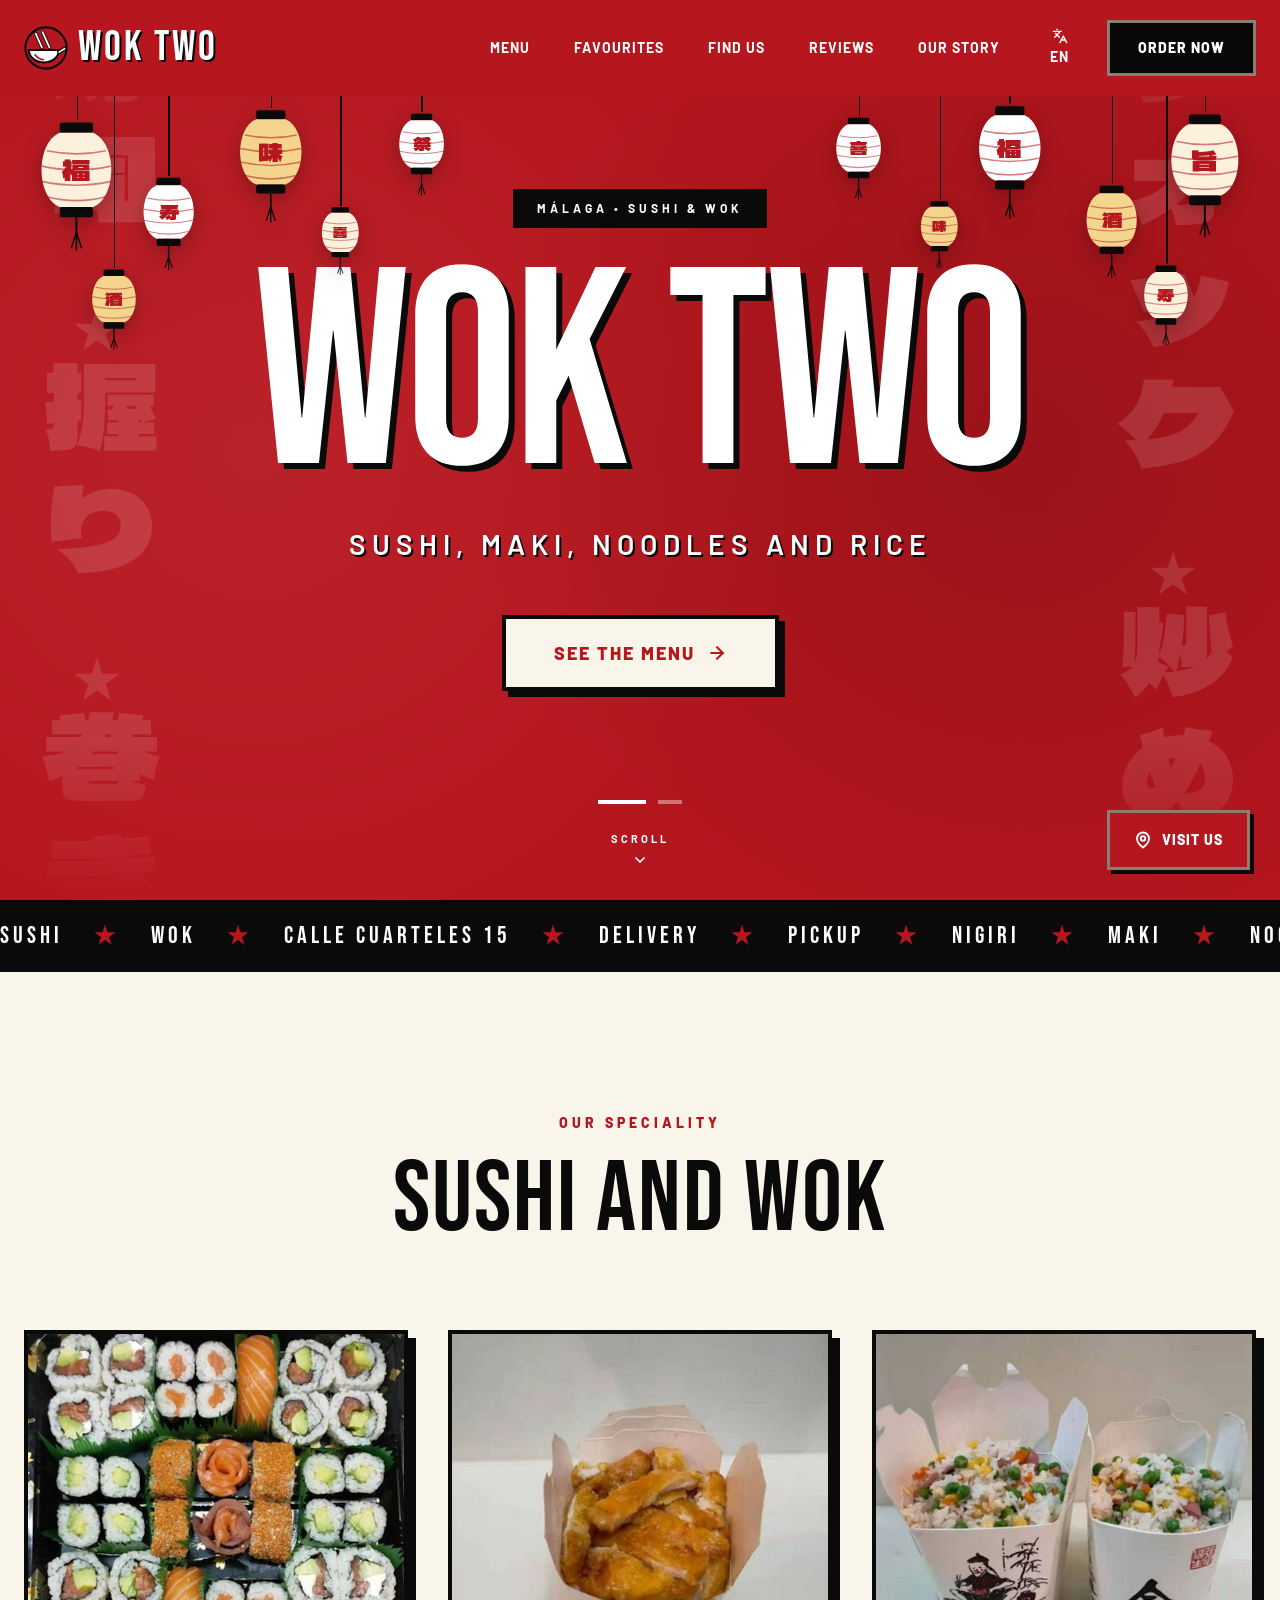
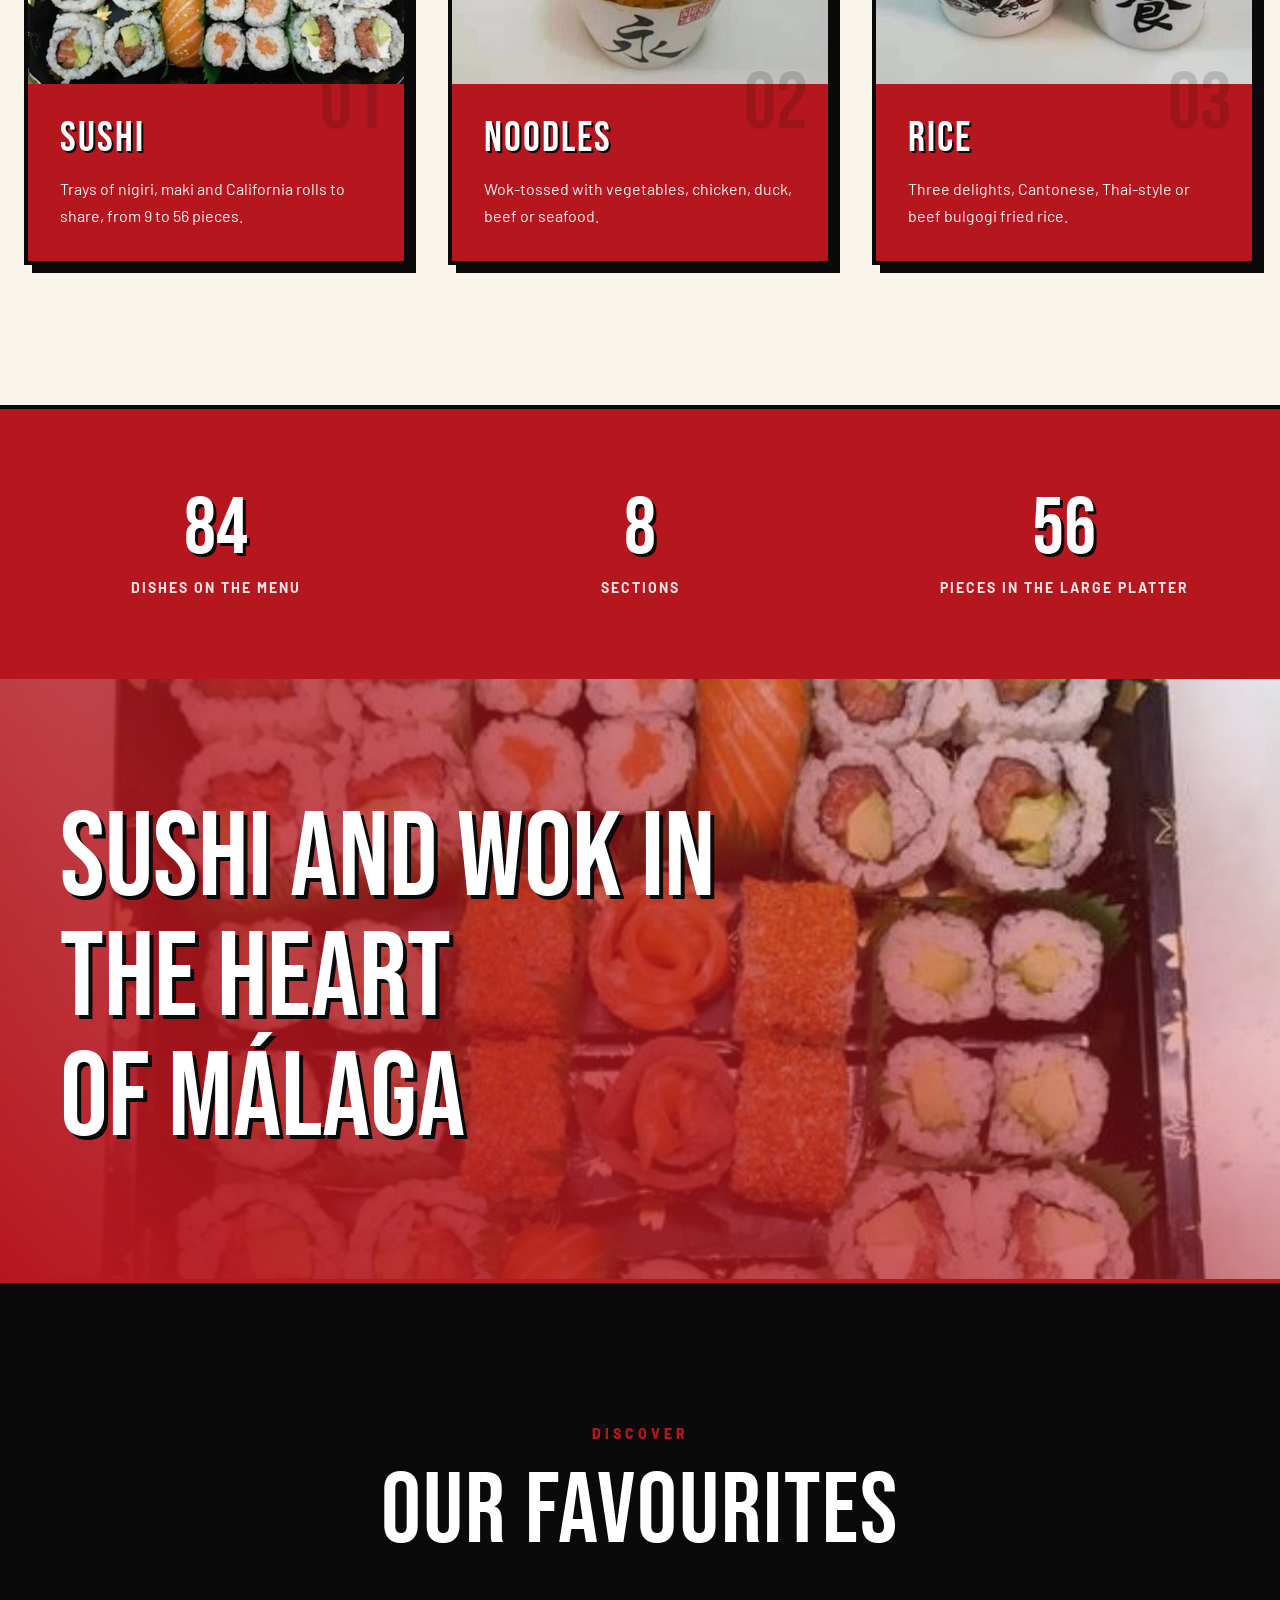
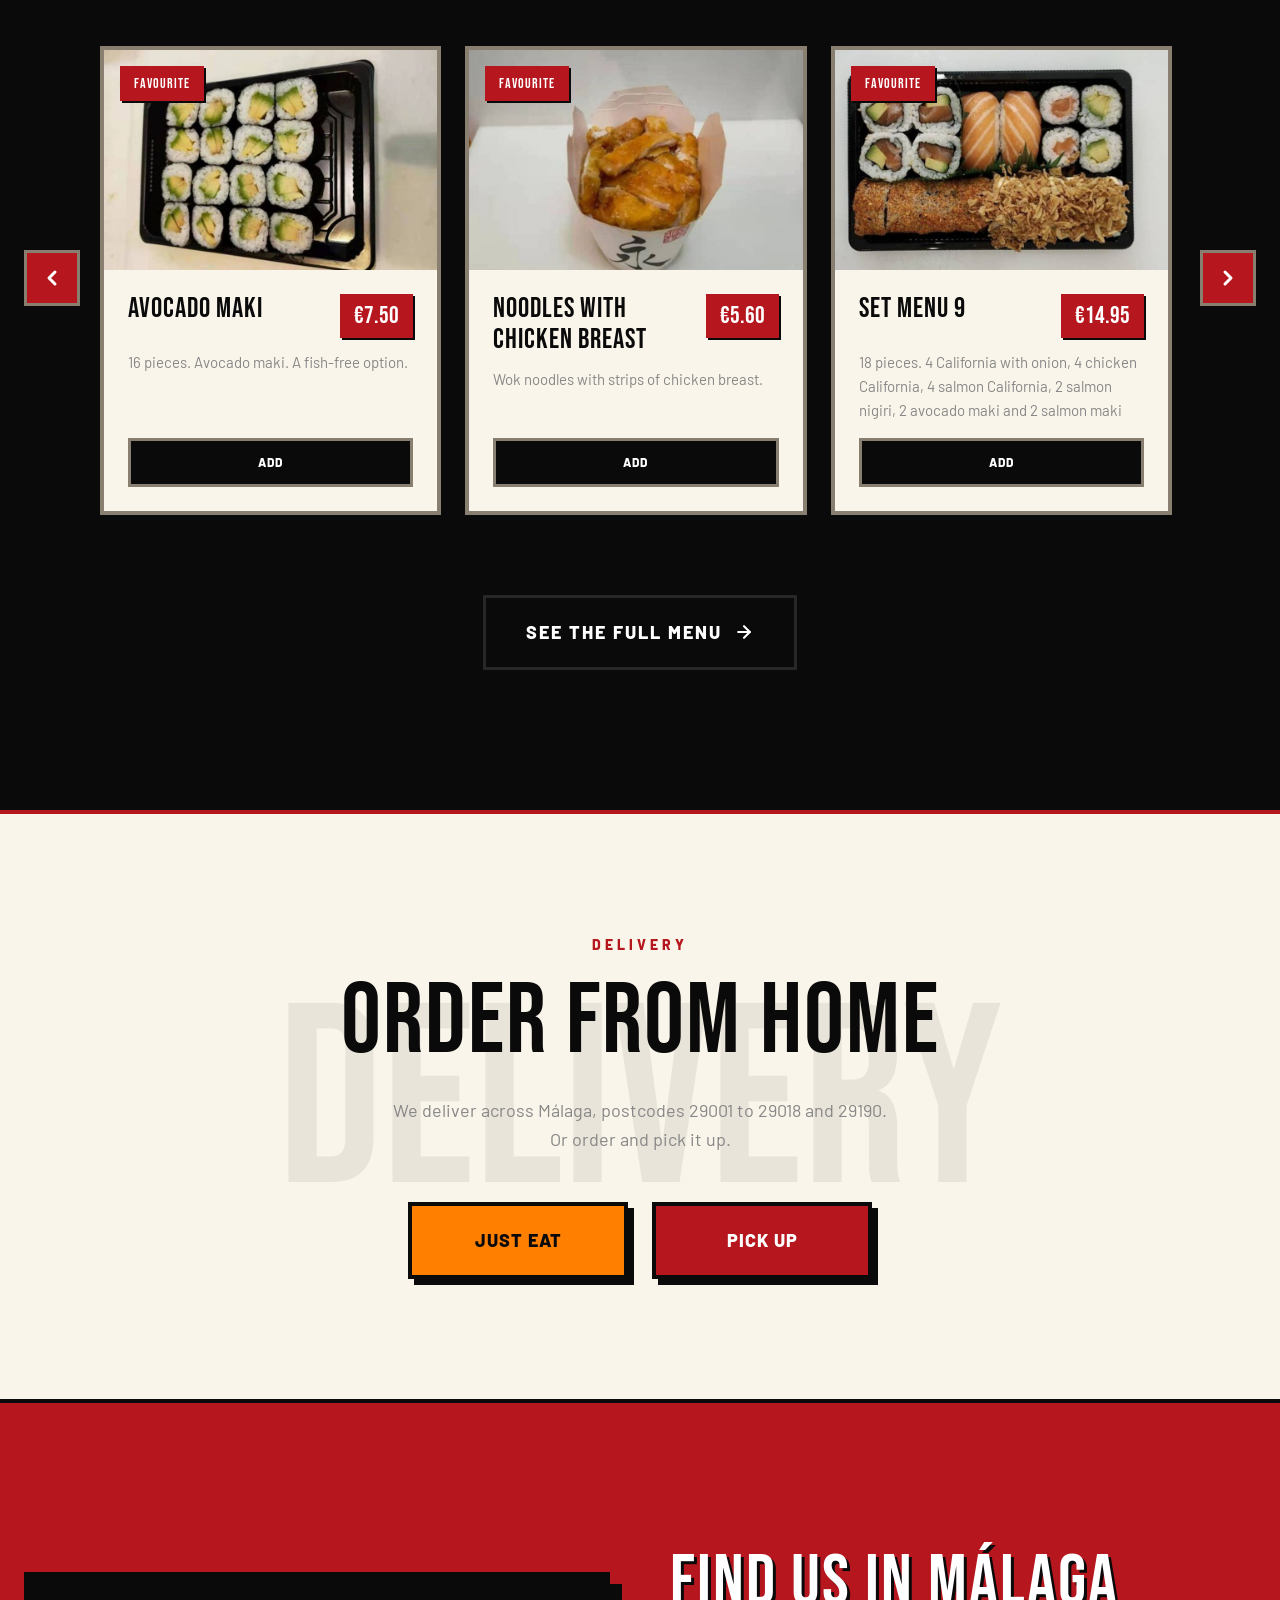
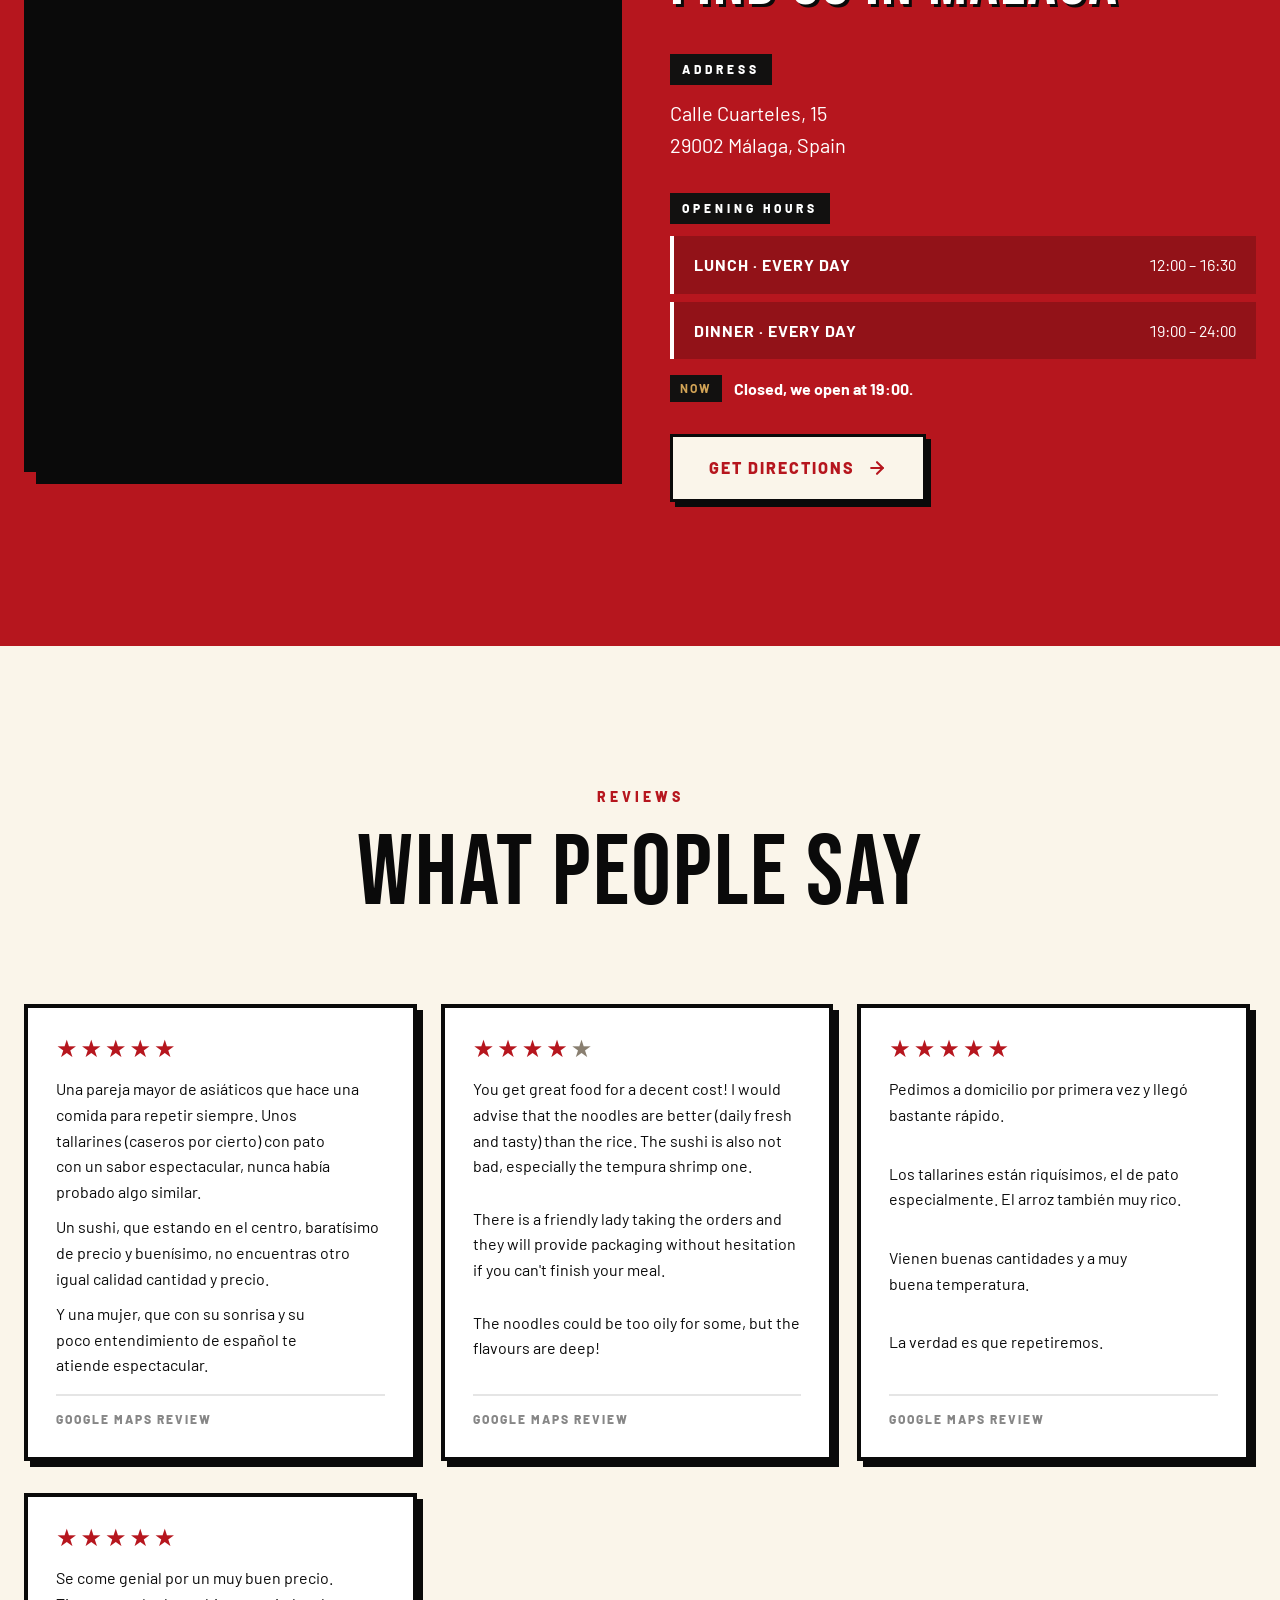
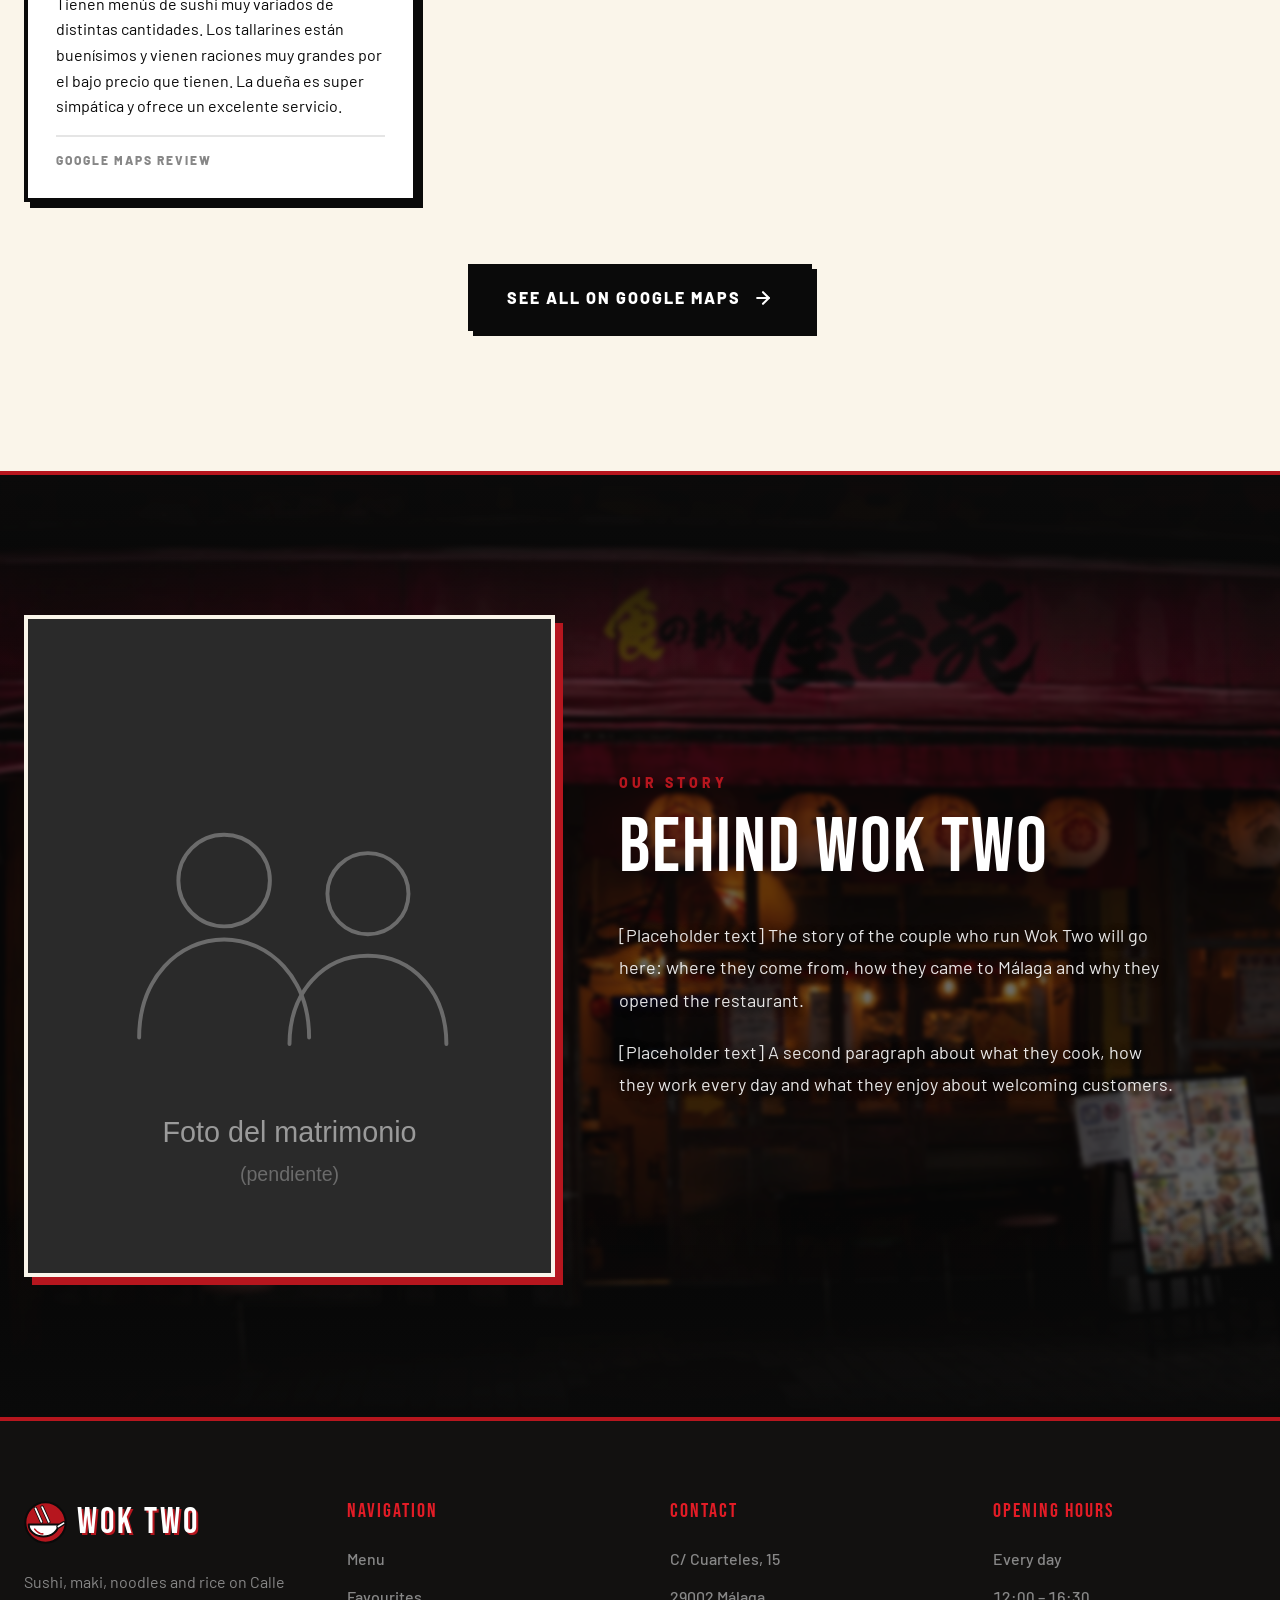
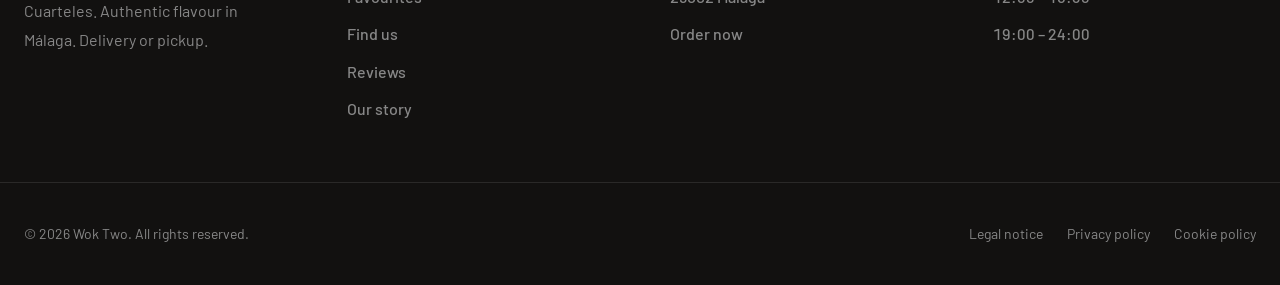
<file: en/index.html>
<!doctype html>
<html lang="en" data-hours="12:00-16:30,19:00-24:00">
<head>
<meta charset="utf-8">
<meta name="viewport" content="width=device-width, initial-scale=1">
<meta name="theme-color" content="#b6161e">
<title>Wok Two, sushi and wok in Málaga</title>
<meta name="description" content="Wok Two, Calle Cuarteles 15, Málaga. Sushi, maki, noodles and rice for delivery or pickup. Open every day, lunch and dinner.">
<link rel="canonical" href="https://www.woktwo.es/en/">
<link rel="alternate" hreflang="es" href="https://www.woktwo.es/">
<link rel="alternate" hreflang="en" href="https://www.woktwo.es/en/">
<link rel="alternate" hreflang="x-default" href="https://www.woktwo.es/">
<link rel="icon" href="../favicon.svg" type="image/svg+xml">
<meta property="og:type" content="website">
<meta property="og:site_name" content="Wok Two">
<meta property="og:title" content="Wok Two, sushi and wok in Málaga">
<meta property="og:description" content="Wok Two, Calle Cuarteles 15, Málaga. Sushi, maki, noodles and rice for delivery or pickup. Open every day, lunch and dinner.">
<meta property="og:url" content="https://www.woktwo.es/en/">
<meta property="og:image" content="https://www.woktwo.es/images/1f1b4ce9c8f69ddcaa09ad56c4c3ac72-1024.jpg">
<meta property="og:locale" content="en_GB">
<meta name="twitter:card" content="summary_large_image">
<link rel="stylesheet" href="../fonts/fonts.css?v=56d5fe9d">
<link rel="stylesheet" href="../styles.css?v=56d5fe9d">
<script>document.documentElement.classList.add('js');</script>
</head>
<body>
<a class="skip" href="#main">Skip to content</a>
<div class="progress" data-progress aria-hidden="true"></div>
<header class="nav" data-nav>
  <div class="container nav__in">
    <a class="nav__brand" href="#top" aria-label="Wok Two, home"><img class="logo" src="../logo.svg" alt="" width="40" height="40">Wok Two</a>
    <nav class="nav__links" aria-label="Main"><a class="slide" href="carta.html" data-text="Menu"><span>Menu</span></a><a class="slide" href="#destacados" data-text="Favourites"><span>Favourites</span></a><a class="slide" href="#donde" data-text="Find us"><span>Find us</span></a><a class="slide" href="#opiniones" data-text="Reviews"><span>Reviews</span></a><a class="slide" href="#historia" data-text="Our story"><span>Our story</span></a><a class="slide slide--lang" href="../index.html" hreflang="es" lang="es" aria-label="Versión en español"><span><svg width="16" height="16" viewBox="0 0 24 24" fill="none" stroke="currentColor" stroke-width="2" stroke-linecap="round" stroke-linejoin="round" aria-hidden="true"><path d="m5 8 6 6"/><path d="m4 14 6-6 2-3"/><path d="M2 5h12"/><path d="M7 2h1"/><path d="m22 22-5-10-5 10"/><path d="M14 18h6"/></svg>EN</span><span class="roll-b" aria-hidden="true">EN</span></a></nav>
    <a class="nav__cta" href="carta.html" data-open-cart>Order now</a>
    <button class="burger" type="button" aria-expanded="false" aria-controls="menu" data-burger><span></span><span></span><span></span><span class="visually-hidden">Menu</span></button>
  </div>
</header>
<div class="menu" id="menu" data-menu hidden>
  <nav aria-label="Mobile"><a href="#top">Home</a><a href="carta.html">Menu</a><a href="#destacados">Favourites</a><a href="#donde">Find us</a><a href="#opiniones">Reviews</a><a href="#historia">Our story</a><a href="carta.html" data-open-cart>Order now</a><a class="menu__lang" href="../index.html" hreflang="es" lang="es" aria-label="Versión en español"><svg width="16" height="16" viewBox="0 0 24 24" fill="none" stroke="currentColor" stroke-width="2" stroke-linecap="round" stroke-linejoin="round" aria-hidden="true"><path d="m5 8 6 6"/><path d="m4 14 6-6 2-3"/><path d="M2 5h12"/><path d="M7 2h1"/><path d="m22 22-5-10-5 10"/><path d="M14 18h6"/></svg>EN</a></nav>
</div>

<main id="main">
  <section class="hero" id="top" aria-label="Welcome" data-hero>
    <div class="hero__glow" aria-hidden="true"></div>
    <div class="hero__jp hero__jp--l" lang="ja" aria-hidden="true"><div class="hero__jp-run"><ul class="hero__jp-list"><li>寿司</li><li>握り</li><li>巻き</li><li>麺</li></ul><ul class="hero__jp-list"><li>寿司</li><li>握り</li><li>巻き</li><li>麺</li></ul></div></div>
    <div class="hero__jp hero__jp--r" lang="ja" aria-hidden="true"><div class="hero__jp-run"><ul class="hero__jp-list"><li>ウォック</li><li>炒め</li><li>飯</li><li>鍋</li></ul><ul class="hero__jp-list"><li>ウォック</li><li>炒め</li><li>飯</li><li>鍋</li></ul></div></div>
    <div class="hero__lanterns" aria-hidden="true"><div class="hl" style="left:3%;--y:120px;--s:1.25;--r:-3deg;--d:0s"><svg viewBox="0 0 60 118" aria-hidden="true" xmlns="http://www.w3.org/2000/svg"><rect x="17" y="2" width="26" height="8" rx="2" fill="#0a0a0a"/><path d="M17 10 C-2 18 -2 60 17 68 L43 68 C62 60 62 18 43 10 Z" fill="#fbf1dc"/><g stroke="#b6161e" stroke-opacity=".55" stroke-width="1.3" fill="none"><path d="M7 24 Q30 29 53 24"/><path d="M3 36 Q30 42 57 36"/><path d="M3 48 Q30 54 57 48"/><path d="M7 60 Q30 66 53 60"/></g><text x="30" y="48" text-anchor="middle" font-family="Dela Gothic One, Noto Sans JP, Yu Gothic, sans-serif" font-size="22" fill="#b6161e">福</text><rect x="17" y="68" width="26" height="8" rx="2" fill="#0a0a0a"/><line x1="30" y1="76" x2="30" y2="92" stroke="#0a0a0a" stroke-width="1.6"/><g stroke="#0a0a0a" stroke-width="1.2"><line x1="30" y1="88" x2="26" y2="100"/><line x1="30" y1="88" x2="30" y2="102"/><line x1="30" y1="88" x2="34" y2="100"/></g></svg></div><div class="hl" style="left:11%;--y:176px;--s:0.9;--r:4deg;--d:-1.4s"><svg viewBox="0 0 60 118" aria-hidden="true" xmlns="http://www.w3.org/2000/svg"><rect x="17" y="2" width="26" height="8" rx="2" fill="#0a0a0a"/><path d="M17 10 C-2 18 -2 60 17 68 L43 68 C62 60 62 18 43 10 Z" fill="#ffffff"/><g stroke="#b6161e" stroke-opacity=".55" stroke-width="1.3" fill="none"><path d="M7 24 Q30 29 53 24"/><path d="M3 36 Q30 42 57 36"/><path d="M3 48 Q30 54 57 48"/><path d="M7 60 Q30 66 53 60"/></g><text x="30" y="48" text-anchor="middle" font-family="Dela Gothic One, Noto Sans JP, Yu Gothic, sans-serif" font-size="22" fill="#b6161e">寿</text><rect x="17" y="68" width="26" height="8" rx="2" fill="#0a0a0a"/><line x1="30" y1="76" x2="30" y2="92" stroke="#0a0a0a" stroke-width="1.6"/><g stroke="#0a0a0a" stroke-width="1.2"><line x1="30" y1="88" x2="26" y2="100"/><line x1="30" y1="88" x2="30" y2="102"/><line x1="30" y1="88" x2="34" y2="100"/></g></svg></div><div class="hl" style="left:18.5%;--y:108px;--s:1.1;--r:-2deg;--d:-2.6s"><svg viewBox="0 0 60 118" aria-hidden="true" xmlns="http://www.w3.org/2000/svg"><rect x="17" y="2" width="26" height="8" rx="2" fill="#0a0a0a"/><path d="M17 10 C-2 18 -2 60 17 68 L43 68 C62 60 62 18 43 10 Z" fill="#f4d58d"/><g stroke="#b6161e" stroke-opacity=".55" stroke-width="1.3" fill="none"><path d="M7 24 Q30 29 53 24"/><path d="M3 36 Q30 42 57 36"/><path d="M3 48 Q30 54 57 48"/><path d="M7 60 Q30 66 53 60"/></g><text x="30" y="48" text-anchor="middle" font-family="Dela Gothic One, Noto Sans JP, Yu Gothic, sans-serif" font-size="22" fill="#b6161e">味</text><rect x="17" y="68" width="26" height="8" rx="2" fill="#0a0a0a"/><line x1="30" y1="76" x2="30" y2="92" stroke="#0a0a0a" stroke-width="1.6"/><g stroke="#0a0a0a" stroke-width="1.2"><line x1="30" y1="88" x2="26" y2="100"/><line x1="30" y1="88" x2="30" y2="102"/><line x1="30" y1="88" x2="34" y2="100"/></g></svg></div><div class="hl" style="left:7%;--y:268px;--s:0.78;--r:5deg;--d:-0.7s"><svg viewBox="0 0 60 118" aria-hidden="true" xmlns="http://www.w3.org/2000/svg"><rect x="17" y="2" width="26" height="8" rx="2" fill="#0a0a0a"/><path d="M17 10 C-2 18 -2 60 17 68 L43 68 C62 60 62 18 43 10 Z" fill="#f4d58d"/><g stroke="#b6161e" stroke-opacity=".55" stroke-width="1.3" fill="none"><path d="M7 24 Q30 29 53 24"/><path d="M3 36 Q30 42 57 36"/><path d="M3 48 Q30 54 57 48"/><path d="M7 60 Q30 66 53 60"/></g><text x="30" y="48" text-anchor="middle" font-family="Dela Gothic One, Noto Sans JP, Yu Gothic, sans-serif" font-size="22" fill="#b6161e">酒</text><rect x="17" y="68" width="26" height="8" rx="2" fill="#0a0a0a"/><line x1="30" y1="76" x2="30" y2="92" stroke="#0a0a0a" stroke-width="1.6"/><g stroke="#0a0a0a" stroke-width="1.2"><line x1="30" y1="88" x2="26" y2="100"/><line x1="30" y1="88" x2="30" y2="102"/><line x1="30" y1="88" x2="34" y2="100"/></g></svg></div><div class="hl hl--wide" style="left:25%;--y:206px;--s:0.66;--r:-4deg;--d:-3.3s"><svg viewBox="0 0 60 118" aria-hidden="true" xmlns="http://www.w3.org/2000/svg"><rect x="17" y="2" width="26" height="8" rx="2" fill="#0a0a0a"/><path d="M17 10 C-2 18 -2 60 17 68 L43 68 C62 60 62 18 43 10 Z" fill="#fbf1dc"/><g stroke="#b6161e" stroke-opacity=".55" stroke-width="1.3" fill="none"><path d="M7 24 Q30 29 53 24"/><path d="M3 36 Q30 42 57 36"/><path d="M3 48 Q30 54 57 48"/><path d="M7 60 Q30 66 53 60"/></g><text x="30" y="48" text-anchor="middle" font-family="Dela Gothic One, Noto Sans JP, Yu Gothic, sans-serif" font-size="22" fill="#b6161e">喜</text><rect x="17" y="68" width="26" height="8" rx="2" fill="#0a0a0a"/><line x1="30" y1="76" x2="30" y2="92" stroke="#0a0a0a" stroke-width="1.6"/><g stroke="#0a0a0a" stroke-width="1.2"><line x1="30" y1="88" x2="26" y2="100"/><line x1="30" y1="88" x2="30" y2="102"/><line x1="30" y1="88" x2="34" y2="100"/></g></svg></div><div class="hl hl--wide" style="left:31%;--y:112px;--s:0.8;--r:3deg;--d:-1.9s"><svg viewBox="0 0 60 118" aria-hidden="true" xmlns="http://www.w3.org/2000/svg"><rect x="17" y="2" width="26" height="8" rx="2" fill="#0a0a0a"/><path d="M17 10 C-2 18 -2 60 17 68 L43 68 C62 60 62 18 43 10 Z" fill="#ffffff"/><g stroke="#b6161e" stroke-opacity=".55" stroke-width="1.3" fill="none"><path d="M7 24 Q30 29 53 24"/><path d="M3 36 Q30 42 57 36"/><path d="M3 48 Q30 54 57 48"/><path d="M7 60 Q30 66 53 60"/></g><text x="30" y="48" text-anchor="middle" font-family="Dela Gothic One, Noto Sans JP, Yu Gothic, sans-serif" font-size="22" fill="#b6161e">祭</text><rect x="17" y="68" width="26" height="8" rx="2" fill="#0a0a0a"/><line x1="30" y1="76" x2="30" y2="92" stroke="#0a0a0a" stroke-width="1.6"/><g stroke="#0a0a0a" stroke-width="1.2"><line x1="30" y1="88" x2="26" y2="100"/><line x1="30" y1="88" x2="30" y2="102"/><line x1="30" y1="88" x2="34" y2="100"/></g></svg></div><div class="hl" style="right:3%;--y:112px;--s:1.2;--r:3deg;--d:-0.4s"><svg viewBox="0 0 60 118" aria-hidden="true" xmlns="http://www.w3.org/2000/svg"><rect x="17" y="2" width="26" height="8" rx="2" fill="#0a0a0a"/><path d="M17 10 C-2 18 -2 60 17 68 L43 68 C62 60 62 18 43 10 Z" fill="#fbf1dc"/><g stroke="#b6161e" stroke-opacity=".55" stroke-width="1.3" fill="none"><path d="M7 24 Q30 29 53 24"/><path d="M3 36 Q30 42 57 36"/><path d="M3 48 Q30 54 57 48"/><path d="M7 60 Q30 66 53 60"/></g><text x="30" y="48" text-anchor="middle" font-family="Dela Gothic One, Noto Sans JP, Yu Gothic, sans-serif" font-size="22" fill="#b6161e">旨</text><rect x="17" y="68" width="26" height="8" rx="2" fill="#0a0a0a"/><line x1="30" y1="76" x2="30" y2="92" stroke="#0a0a0a" stroke-width="1.6"/><g stroke="#0a0a0a" stroke-width="1.2"><line x1="30" y1="88" x2="26" y2="100"/><line x1="30" y1="88" x2="30" y2="102"/><line x1="30" y1="88" x2="34" y2="100"/></g></svg></div><div class="hl" style="right:11%;--y:184px;--s:0.9;--r:-4deg;--d:-2.1s"><svg viewBox="0 0 60 118" aria-hidden="true" xmlns="http://www.w3.org/2000/svg"><rect x="17" y="2" width="26" height="8" rx="2" fill="#0a0a0a"/><path d="M17 10 C-2 18 -2 60 17 68 L43 68 C62 60 62 18 43 10 Z" fill="#f4d58d"/><g stroke="#b6161e" stroke-opacity=".55" stroke-width="1.3" fill="none"><path d="M7 24 Q30 29 53 24"/><path d="M3 36 Q30 42 57 36"/><path d="M3 48 Q30 54 57 48"/><path d="M7 60 Q30 66 53 60"/></g><text x="30" y="48" text-anchor="middle" font-family="Dela Gothic One, Noto Sans JP, Yu Gothic, sans-serif" font-size="22" fill="#b6161e">酒</text><rect x="17" y="68" width="26" height="8" rx="2" fill="#0a0a0a"/><line x1="30" y1="76" x2="30" y2="92" stroke="#0a0a0a" stroke-width="1.6"/><g stroke="#0a0a0a" stroke-width="1.2"><line x1="30" y1="88" x2="26" y2="100"/><line x1="30" y1="88" x2="30" y2="102"/><line x1="30" y1="88" x2="34" y2="100"/></g></svg></div><div class="hl" style="right:18.5%;--y:104px;--s:1.1;--r:2deg;--d:-3s"><svg viewBox="0 0 60 118" aria-hidden="true" xmlns="http://www.w3.org/2000/svg"><rect x="17" y="2" width="26" height="8" rx="2" fill="#0a0a0a"/><path d="M17 10 C-2 18 -2 60 17 68 L43 68 C62 60 62 18 43 10 Z" fill="#ffffff"/><g stroke="#b6161e" stroke-opacity=".55" stroke-width="1.3" fill="none"><path d="M7 24 Q30 29 53 24"/><path d="M3 36 Q30 42 57 36"/><path d="M3 48 Q30 54 57 48"/><path d="M7 60 Q30 66 53 60"/></g><text x="30" y="48" text-anchor="middle" font-family="Dela Gothic One, Noto Sans JP, Yu Gothic, sans-serif" font-size="22" fill="#b6161e">福</text><rect x="17" y="68" width="26" height="8" rx="2" fill="#0a0a0a"/><line x1="30" y1="76" x2="30" y2="92" stroke="#0a0a0a" stroke-width="1.6"/><g stroke="#0a0a0a" stroke-width="1.2"><line x1="30" y1="88" x2="26" y2="100"/><line x1="30" y1="88" x2="30" y2="102"/><line x1="30" y1="88" x2="34" y2="100"/></g></svg></div><div class="hl" style="right:7%;--y:264px;--s:0.78;--r:-5deg;--d:-1.1s"><svg viewBox="0 0 60 118" aria-hidden="true" xmlns="http://www.w3.org/2000/svg"><rect x="17" y="2" width="26" height="8" rx="2" fill="#0a0a0a"/><path d="M17 10 C-2 18 -2 60 17 68 L43 68 C62 60 62 18 43 10 Z" fill="#fbf1dc"/><g stroke="#b6161e" stroke-opacity=".55" stroke-width="1.3" fill="none"><path d="M7 24 Q30 29 53 24"/><path d="M3 36 Q30 42 57 36"/><path d="M3 48 Q30 54 57 48"/><path d="M7 60 Q30 66 53 60"/></g><text x="30" y="48" text-anchor="middle" font-family="Dela Gothic One, Noto Sans JP, Yu Gothic, sans-serif" font-size="22" fill="#b6161e">寿</text><rect x="17" y="68" width="26" height="8" rx="2" fill="#0a0a0a"/><line x1="30" y1="76" x2="30" y2="92" stroke="#0a0a0a" stroke-width="1.6"/><g stroke="#0a0a0a" stroke-width="1.2"><line x1="30" y1="88" x2="26" y2="100"/><line x1="30" y1="88" x2="30" y2="102"/><line x1="30" y1="88" x2="34" y2="100"/></g></svg></div><div class="hl hl--wide" style="right:25%;--y:200px;--s:0.66;--r:4deg;--d:-2.4s"><svg viewBox="0 0 60 118" aria-hidden="true" xmlns="http://www.w3.org/2000/svg"><rect x="17" y="2" width="26" height="8" rx="2" fill="#0a0a0a"/><path d="M17 10 C-2 18 -2 60 17 68 L43 68 C62 60 62 18 43 10 Z" fill="#f4d58d"/><g stroke="#b6161e" stroke-opacity=".55" stroke-width="1.3" fill="none"><path d="M7 24 Q30 29 53 24"/><path d="M3 36 Q30 42 57 36"/><path d="M3 48 Q30 54 57 48"/><path d="M7 60 Q30 66 53 60"/></g><text x="30" y="48" text-anchor="middle" font-family="Dela Gothic One, Noto Sans JP, Yu Gothic, sans-serif" font-size="22" fill="#b6161e">味</text><rect x="17" y="68" width="26" height="8" rx="2" fill="#0a0a0a"/><line x1="30" y1="76" x2="30" y2="92" stroke="#0a0a0a" stroke-width="1.6"/><g stroke="#0a0a0a" stroke-width="1.2"><line x1="30" y1="88" x2="26" y2="100"/><line x1="30" y1="88" x2="30" y2="102"/><line x1="30" y1="88" x2="34" y2="100"/></g></svg></div><div class="hl hl--wide" style="right:31%;--y:116px;--s:0.8;--r:-3deg;--d:-0.9s"><svg viewBox="0 0 60 118" aria-hidden="true" xmlns="http://www.w3.org/2000/svg"><rect x="17" y="2" width="26" height="8" rx="2" fill="#0a0a0a"/><path d="M17 10 C-2 18 -2 60 17 68 L43 68 C62 60 62 18 43 10 Z" fill="#ffffff"/><g stroke="#b6161e" stroke-opacity=".55" stroke-width="1.3" fill="none"><path d="M7 24 Q30 29 53 24"/><path d="M3 36 Q30 42 57 36"/><path d="M3 48 Q30 54 57 48"/><path d="M7 60 Q30 66 53 60"/></g><text x="30" y="48" text-anchor="middle" font-family="Dela Gothic One, Noto Sans JP, Yu Gothic, sans-serif" font-size="22" fill="#b6161e">喜</text><rect x="17" y="68" width="26" height="8" rx="2" fill="#0a0a0a"/><line x1="30" y1="76" x2="30" y2="92" stroke="#0a0a0a" stroke-width="1.6"/><g stroke="#0a0a0a" stroke-width="1.2"><line x1="30" y1="88" x2="26" y2="100"/><line x1="30" y1="88" x2="30" y2="102"/><line x1="30" y1="88" x2="34" y2="100"/></g></svg></div></div>
    <div class="slide-h is-on" data-slide>
      <div class="hero__in">
        <span class="chip">Málaga • Sushi &amp; Wok</span>
        <h1 class="hero__giant">Wok Two</h1>
        <p class="hero__tag">Sushi, maki, noodles and rice</p>
        <a class="hero__cta" href="carta.html"><span>See the menu</span><svg class="arrow" width="20" height="20" viewBox="0 0 24 24" fill="none" stroke="currentColor" stroke-width="2.5" stroke-linecap="round" stroke-linejoin="round" aria-hidden="true"><path d="M5 12h14"/><path d="m12 5 7 7-7 7"/></svg></a>
      </div>
    </div>
    <div class="slide-h" data-slide aria-hidden="true">
      <div class="hero__in">
        <span class="chip chip--gold">★ Open every day</span>
        <p class="hero__title">Sushi set menus from €9.95</p>
        <p class="hero__tag hero__tag--s">Nigiri • Maki • California • Wok</p>
        <a class="hero__cta" href="carta.html" data-open-cart tabindex="-1"><span>Order now</span><svg class="arrow" width="20" height="20" viewBox="0 0 24 24" fill="none" stroke="currentColor" stroke-width="2.5" stroke-linecap="round" stroke-linejoin="round" aria-hidden="true"><path d="M5 12h14"/><path d="m12 5 7 7-7 7"/></svg></a>
      </div>
    </div>
    <div class="hero__dots" role="group" aria-label="Slides"><button type="button" class="dot is-on" data-dot="0" aria-label="Slide 1" aria-current="true"></button><button type="button" class="dot" data-dot="1" aria-label="Slide 2"></button></div>
    <a class="hero__scroll" href="#especialidad"><span>Scroll</span><svg width="16" height="16" viewBox="0 0 24 24" fill="none" stroke="currentColor" stroke-width="2.5" stroke-linecap="round" stroke-linejoin="round" aria-hidden="true"><path d="m6 9 6 6 6-6"/></svg></a>
  </section>

  <div class="ticker" aria-hidden="true"><div class="ticker__run"><ul class="ticker__list"><li>Sushi</li><li>Wok</li><li>Calle Cuarteles 15</li><li>Delivery</li><li>Pickup</li><li>Nigiri</li><li>Maki</li><li>Noodles</li><li>Rice</li></ul><ul class="ticker__list"><li>Sushi</li><li>Wok</li><li>Calle Cuarteles 15</li><li>Delivery</li><li>Pickup</li><li>Nigiri</li><li>Maki</li><li>Noodles</li><li>Rice</li></ul></div></div>

  <section class="sec sec--white" id="especialidad" aria-labelledby="h-spec">
    <div class="container">
      <div class="shead reveal"><span class="label">Our speciality</span><h2 class="title-xl" id="h-spec">Sushi and wok</h2></div>
      <div class="specs">
      <a class="spec reveal" style="--d:0.1s" href="carta.html#c-menus">
        <div class="spec__img" data-slot="spec-01"><img src="../images/1f1b4ce9c8f69ddcaa09ad56c4c3ac72-800.jpg" width="800" height="600" alt="" loading="lazy" decoding="async"><div class="spec__over" data-keep aria-hidden="true"><span>See more</span></div></div>
        <div class="spec__body"><span class="spec__n" aria-hidden="true">01</span><h3>Sushi</h3><p>Trays of nigiri, maki and California rolls to share, from 9 to 56 pieces.</p></div>
      </a>
      <a class="spec reveal" style="--d:0.2s" href="carta.html#c-fideos">
        <div class="spec__img" data-slot="spec-02"><img src="../images/a913d11fcfd0991131e583cad5535301-800.jpg" width="800" height="600" alt="" loading="lazy" decoding="async"><div class="spec__over" data-keep aria-hidden="true"><span>See more</span></div></div>
        <div class="spec__body"><span class="spec__n" aria-hidden="true">02</span><h3>Noodles</h3><p>Wok-tossed with vegetables, chicken, duck, beef or seafood.</p></div>
      </a>
      <a class="spec reveal" style="--d:0.30000000000000004s" href="carta.html#c-arroces">
        <div class="spec__img" data-slot="spec-03"><img src="../images/3c383c6cf9c3f901dc2b65c1cd5db3c1-800.jpg" width="800" height="600" alt="" loading="lazy" decoding="async"><div class="spec__over" data-keep aria-hidden="true"><span>See more</span></div></div>
        <div class="spec__body"><span class="spec__n" aria-hidden="true">03</span><h3>Rice</h3><p>Three delights, Cantonese, Thai-style or beef bulgogi fried rice.</p></div>
      </a>
      </div>
    </div>
  </section>

  <section class="stats-band" aria-label="Wok Two in numbers">
    <div class="container"><dl class="stats">
        <div class="stat reveal" style="--d:0s"><dt>Dishes on the menu</dt><dd class="num" data-count="84">84</dd></div>
        <div class="stat reveal" style="--d:0.1s"><dt>Sections</dt><dd class="num" data-count="8">8</dd></div>
        <div class="stat reveal" style="--d:0.2s"><dt>Pieces in the Large Platter</dt><dd class="num" data-count="56">56</dd></div>
    </dl></div>
  </section>

  <div class="parallax" data-parallax>
    <img src="../images/1f1b4ce9c8f69ddcaa09ad56c4c3ac72-1024.jpg" width="1024" height="768" alt="" loading="lazy" decoding="async" data-parallax-img>
    <div class="parallax__veil"><p class="parallax__text reveal">Sushi and wok in the heart of Málaga</p></div>
  </div>

  <section class="sec sec--black" id="destacados" aria-labelledby="h-dest">
    <div class="container">
      <div class="shead reveal"><span class="label">Discover</span><h2 class="title-xl" id="h-dest">Our favourites</h2></div>
      <div class="rail reveal" style="--d:.2s" data-rail>
        <button type="button" class="rail__arrow rail__arrow--prev" data-rail-prev aria-label="Previous"><svg width="24" height="24" viewBox="0 0 24 24" fill="none" stroke="currentColor" stroke-width="3" stroke-linecap="round" stroke-linejoin="round" aria-hidden="true"><path d="m15 18-6-6 6-6"/></svg></button>
        <div class="rail__track" data-rail-track tabindex="0" aria-label="Favourite dishes">
          <article class="mcard">
  <div class="mcard__img" data-slot="dish-169258"><img src="../images/1692586255fd4d519d9fb1402cad151c-800.jpg" width="800" height="600" alt="Avocado Maki, 16 pieces" loading="lazy" decoding="async"><span class="mcard__badge" data-keep>Favourite</span></div>
  <div class="mcard__body">
    <div class="mcard__top"><h3 class="mcard__name">Avocado Maki</h3><span class="mcard__price num">€7.50</span></div>
    <p class="mcard__desc">16 pieces. Avocado maki. A fish-free option.</p><button type="button" class="desc-toggle" aria-expanded="false" data-show="Show description" data-hide="Hide description">Show description</button>
    <button type="button" class="mcard__btn" data-add="Maki Aguacate, 16 unidades" aria-label="Add Avocado Maki to the order">Add</button>
  </div>
</article>
          <article class="mcard">
  <div class="mcard__img" data-slot="dish-a913d1"><img src="../images/a913d11fcfd0991131e583cad5535301-800.jpg" width="800" height="600" alt="Noodles with Chicken Breast" loading="lazy" decoding="async"><span class="mcard__badge" data-keep>Favourite</span></div>
  <div class="mcard__body">
    <div class="mcard__top"><h3 class="mcard__name">Noodles with Chicken Breast</h3><span class="mcard__price num">€5.60</span></div>
    <p class="mcard__desc">Wok noodles with strips of chicken breast.</p><button type="button" class="desc-toggle" aria-expanded="false" data-show="Show description" data-hide="Hide description">Show description</button>
    <button type="button" class="mcard__btn" data-add="Tallarines con Pechuga de Pollo" aria-label="Add Noodles with Chicken Breast to the order">Add</button>
  </div>
</article>
          <article class="mcard">
  <div class="mcard__img" data-slot="dish-71c44b"><img src="../images/71c44bcdd9c775c1809aa2f60e42526d-800.jpg" width="800" height="600" alt="Set Menu 9, 18 pieces" loading="lazy" decoding="async"><span class="mcard__badge" data-keep>Favourite</span></div>
  <div class="mcard__body">
    <div class="mcard__top"><h3 class="mcard__name">Set Menu 9</h3><span class="mcard__price num">€14.95</span></div>
    <p class="mcard__desc">18 pieces. 4 California with onion, 4 chicken California, 4 salmon California, 2 salmon nigiri, 2 avocado maki and 2 salmon maki</p><button type="button" class="desc-toggle" aria-expanded="false" data-show="Show description" data-hide="Hide description">Show description</button>
    <button type="button" class="mcard__btn" data-add="Menú 9, 18 unidades" aria-label="Add Set Menu 9 to the order">Add</button>
  </div>
</article>
          <article class="mcard">
  <div class="mcard__img" data-slot="dish-138d44"><img src="../images/138d44df06003a8a858a575d1a933795-800.jpg" width="800" height="600" alt="Chicken with Almonds" loading="lazy" decoding="async"><span class="mcard__badge" data-keep>Favourite</span></div>
  <div class="mcard__body">
    <div class="mcard__top"><h3 class="mcard__name">Chicken with Almonds</h3><span class="mcard__price num">€6.50</span></div>
    <p class="mcard__desc">Chicken stir-fried with almonds, a Chinese classic.</p><button type="button" class="desc-toggle" aria-expanded="false" data-show="Show description" data-hide="Hide description">Show description</button>
    <button type="button" class="mcard__btn" data-add="Pollo con Almendras" aria-label="Add Chicken with Almonds to the order">Add</button>
  </div>
</article>
          <article class="mcard">
  <div class="mcard__img" data-slot="dish-5e8629"><img src="../images/5e86294b819d60594490f6fd067881ab-800.jpg" width="800" height="600" alt="Salmon California, 9 pieces" loading="lazy" decoding="async"><span class="mcard__badge" data-keep>Favourite</span></div>
  <div class="mcard__body">
    <div class="mcard__top"><h3 class="mcard__name">Salmon California</h3><span class="mcard__price num">€6.50</span></div>
    <p class="mcard__desc">9 pieces. Salmon California roll.</p><button type="button" class="desc-toggle" aria-expanded="false" data-show="Show description" data-hide="Hide description">Show description</button>
    <button type="button" class="mcard__btn" data-add="California Salmón, 9 unidades" aria-label="Add Salmon California to the order">Add</button>
  </div>
</article>
        </div>
        <button type="button" class="rail__arrow rail__arrow--next" data-rail-next aria-label="Next"><svg width="24" height="24" viewBox="0 0 24 24" fill="none" stroke="currentColor" stroke-width="3" stroke-linecap="round" stroke-linejoin="round" aria-hidden="true"><path d="m9 18 6-6-6-6"/></svg></button>
      </div>
      <div class="center reveal" style="--d:.3s"><a class="btn-outline" href="carta.html"><span>See the full menu</span><svg class="arrow" width="20" height="20" viewBox="0 0 24 24" fill="none" stroke="currentColor" stroke-width="2.5" stroke-linecap="round" stroke-linejoin="round" aria-hidden="true"><path d="M5 12h14"/><path d="m12 5 7 7-7 7"/></svg></a></div>
    </div>
  </section>

  <section class="sec sec--white sec--delivery" id="pedir" aria-labelledby="h-ped">
    <div class="ghost" aria-hidden="true">Delivery</div>
    <div class="container">
      <div class="shead reveal"><span class="label">Delivery</span><h2 class="title-xl" id="h-ped">Order from home</h2></div>
      <p class="sub reveal" style="--d:.1s">We deliver across Málaga, postcodes 29001 to 29018 and 29190. Or order and pick it up.</p>
      <div class="dbtns reveal" style="--d:.2s">
        <a class="dbtn dbtn--justeat" href="https://www.just-eat.es/restaurants-wok-two-malaga/menu" rel="noopener"><span>Just Eat</span></a>
        <a class="dbtn dbtn--direct" href="https://www.google.com/maps/search/?api=1&query=Wok%20Two%2C%20Calle%20Cuarteles%2015%2C%2029002%20M%C3%A1laga" rel="noopener"><span>Pick up</span></a>
      </div>
    </div>
  </section>

  <section class="sec sec--red" id="donde" aria-labelledby="h-find">
    <div class="container find">
      <div class="find__map reveal"><iframe src="https://www.google.com/maps?q=Wok%20Two%2C%20Calle%20Cuarteles%2015%2C%2029002%20M%C3%A1laga&hl=en&output=embed" title="Map: Wok Two at Calle Cuarteles 15, Málaga" loading="lazy" referrerpolicy="no-referrer-when-downgrade"></iframe></div>
      <div class="find__info reveal" style="--d:.2s" id="horario">
        <h2 id="h-find">Find us in Málaga</h2>
        <div class="find__block"><strong class="tag">Address</strong><p class="find__addr">Calle Cuarteles, 15<br>29002 Málaga, Spain</p></div>
        <div class="find__block"><strong class="tag">Opening hours</strong>
          <ul class="hours">
            <li class="hours__item"><span>Lunch · every day</span><span class="num">12:00 – 16:30</span></li>
            <li class="hours__item"><span>Dinner · every day</span><span class="num">19:00 – 24:00</span></li>
          </ul>
          <p class="status" data-status aria-live="polite"><span class="status__k">Now</span><span data-status-text>Open every day, 12:00 to 16:30 and 19:00 to 24:00.</span></p>
        </div>
        <a class="btn-white" href="https://www.google.com/maps/search/?api=1&query=Wok%20Two%2C%20Calle%20Cuarteles%2015%2C%2029002%20M%C3%A1laga" rel="noopener"><span>Get directions</span><svg class="arrow" width="20" height="20" viewBox="0 0 24 24" fill="none" stroke="currentColor" stroke-width="2.5" stroke-linecap="round" stroke-linejoin="round" aria-hidden="true"><path d="M5 12h14"/><path d="m12 5 7 7-7 7"/></svg></a>
      </div>
    </div>
  </section>

  <section class="sec sec--white" id="opiniones" aria-labelledby="h-rev">
    <div class="container">
      <div class="shead reveal"><span class="label">Reviews</span><h2 class="title-xl" id="h-rev">What people say</h2></div>
      <ul class="reviews">
        <li class="review reveal" style="--d:0s"><p class="review__stars" role="img" aria-label="5 out of 5 stars"><span aria-hidden="true">★★★★★<i></i></span></p><blockquote class="review__text"><p>Una pareja mayor de asiáticos que hace una comida para repetir siempre. Unos tallarines (caseros por cierto) con pato con un sabor espectacular, nunca había probado algo similar.</p><p>Un sushi, que estando en el centro, baratísimo de precio y buenísimo, no encuentras otro igual calidad cantidad y precio.</p><p>Y una mujer, que con su sonrisa y su poco entendimiento de español te atiende espectacular.</p></blockquote><p class="review__from">Google Maps review</p></li>
        <li class="review reveal" style="--d:0.1s"><p class="review__stars" role="img" aria-label="4 out of 5 stars"><span aria-hidden="true">★★★★<i>★</i></span></p><blockquote class="review__text"><p>You get great food for a decent cost! I would advise that the noodles are better (daily fresh and tasty) than the rice. The sushi is also not bad, especially the tempura shrimp one.</p><p>There is a friendly lady taking the orders and they will provide packaging without hesitation if you can't finish your meal.</p><p>The noodles could be too oily for some, but the flavours are deep!</p></blockquote><p class="review__from">Google Maps review</p></li>
        <li class="review reveal" style="--d:0.2s"><p class="review__stars" role="img" aria-label="5 out of 5 stars"><span aria-hidden="true">★★★★★<i></i></span></p><blockquote class="review__text"><p>Pedimos a domicilio por primera vez y llegó bastante rápido.</p><p>Los tallarines están riquísimos, el de pato especialmente. El arroz también muy rico.</p><p>Vienen buenas cantidades y a muy buena temperatura.</p><p>La verdad es que repetiremos.</p></blockquote><p class="review__from">Google Maps review</p></li>
        <li class="review reveal" style="--d:0.30000000000000004s"><p class="review__stars" role="img" aria-label="5 out of 5 stars"><span aria-hidden="true">★★★★★<i></i></span></p><blockquote class="review__text"><p>Se come genial por un muy buen precio. Tienen menús de sushi muy variados de distintas cantidades. Los tallarines están buenísimos y vienen raciones muy grandes por el bajo precio que tienen. La dueña es super simpática y ofrece un excelente servicio.</p></blockquote><p class="review__from">Google Maps review</p></li>
      </ul>
      <p class="reviews__all"><a class="btn-white" href="https://www.google.com/maps/search/?api=1&query=Wok%20Two%2C%20Calle%20Cuarteles%2015%2C%2029002%20M%C3%A1laga" rel="noopener"><span>See all on Google Maps</span><svg class="arrow" width="20" height="20" viewBox="0 0 24 24" fill="none" stroke="currentColor" stroke-width="2.5" stroke-linecap="round" stroke-linejoin="round" aria-hidden="true"><path d="M5 12h14"/><path d="m12 5 7 7-7 7"/></svg></a></p>
    </div>
  </section>

  <section class="sec sec--black" id="historia" aria-labelledby="h-story">
    <div class="container story">
      <figure class="story__photo reveal"><img src="../images/historia-placeholder.svg" alt="The couple who run Wok Two (photo to come)" width="800" height="1000" loading="lazy" decoding="async"></figure>
      <div class="story__text reveal" style="--d:.2s">
        <span class="label">Our story</span>
        <h2 class="title-xl" id="h-story">Behind Wok Two</h2>
        <p>[Placeholder text] The story of the couple who run Wok Two will go here: where they come from, how they came to Málaga and why they opened the restaurant.</p><p>[Placeholder text] A second paragraph about what they cook, how they work every day and what they enjoy about welcoming customers.</p>
      </div>
    </div>
  </section>
</main>

<footer class="foot">
  <div class="container foot__grid">
    <div class="foot__brand"><a class="foot__logo" href="#top"><img class="logo" src="../logo.svg" alt="" width="44" height="44">Wok Two</a><p>Sushi, maki, noodles and rice on Calle Cuarteles. Authentic flavour in Málaga. Delivery or pickup.</p></div>
    <div class="foot__col"><h2>Navigation</h2><ul><li><a href="carta.html">Menu</a></li><li><a href="#destacados">Favourites</a></li><li><a href="#donde">Find us</a></li><li><a href="#opiniones">Reviews</a></li><li><a href="#historia">Our story</a></li></ul></div>
    <div class="foot__col"><h2>Contact</h2><ul><li><a href="https://www.google.com/maps/search/?api=1&query=Wok%20Two%2C%20Calle%20Cuarteles%2015%2C%2029002%20M%C3%A1laga" rel="noopener">C/ Cuarteles, 15</a></li><li><a href="https://www.google.com/maps/search/?api=1&query=Wok%20Two%2C%20Calle%20Cuarteles%2015%2C%2029002%20M%C3%A1laga" rel="noopener">29002 Málaga</a></li><li><a href="carta.html" data-open-cart>Order now</a></li></ul></div>
    <div class="foot__col"><h2>Opening hours</h2><ul><li>Every day</li><li class="num">12:00 – 16:30</li><li class="num">19:00 – 24:00</li></ul></div>
  </div>
  <div class="container foot__base"><p>© 2026 Wok Two. All rights reserved.</p><ul class="foot__legal" aria-label="Legal information"><li><a href="aviso-legal.html">Legal notice</a></li><li><a href="privacidad.html">Privacy policy</a></li><li><a href="cookies.html">Cookie policy</a></li></ul></div>
</footer>
<a class="visit" href="#donde" data-visit><svg width="18" height="18" viewBox="0 0 24 24" fill="none" stroke="currentColor" stroke-width="2.5" stroke-linecap="round" stroke-linejoin="round" aria-hidden="true"><path d="M20 10c0 6-8 12-8 12s-8-6-8-12a8 8 0 0 1 16 0Z"/><circle cx="12" cy="10" r="3"/></svg><span>Visit us</span></a>
<button type="button" class="cart-fab" data-open-cart hidden><span class="cart-fab__n" data-cart-count>0</span><span>My order</span><span class="cart-fab__t num" data-cart-fab-total></span></button>
<dialog class="cart" id="cart" aria-labelledby="cart-title" data-wa="34688122609">
  <form class="cart__in" novalidate>
    <header class="cart__head"><h2 id="cart-title">Your order</h2><button type="button" class="cart__x" data-cart-close aria-label="Close">×</button></header>
    <div class="cart__empty" data-cart-empty><p>You have not added anything yet.</p><a class="cart__see" href="carta.html" data-cart-close>See the menu</a></div>
    <ul class="cart__list" data-cart-list></ul>
    <div class="cart__sum" data-cart-sum><span>Total</span><strong class="num" data-cart-total></strong></div>
    <div class="cart__fields" data-cart-fields>
      <p class="cart__info">Pickup order at Calle Cuarteles 15, Málaga. You pay at the restaurant when you collect it.</p>
      <label>Name<input name="name" autocomplete="name" required maxlength="60"></label>
      <label>Phone<input name="phone" type="tel" autocomplete="tel" inputmode="tel" required maxlength="20"></label>
      <label>Pickup time<select name="time" data-cart-time required></select></label>
      <label>Notes (optional)<textarea name="notes" rows="2" maxlength="200" placeholder="Allergies, no onion…"></textarea></label>
      <p class="cart__legal">We use your name, phone number and notes (including allergies, if you write them) only to prepare your order. Controller: [RAZÓN SOCIAL O NOMBRE Y APELLIDOS DEL TITULAR]. The order is sent from your own WhatsApp, which is run by Meta. More information in the <a href="privacidad.html">privacy policy</a>.</p>
      <p class="cart__err" role="alert" data-cart-err></p>
      <button type="submit" class="cart__send">Send order by WhatsApp</button>
      <button type="button" class="cart__clear" data-cart-clear>Clear order</button>
    </div>
  </form>
</dialog>
<script type="application/json" id="catalog">[["Menú 1, 12 unidades","Set Menu 1, 12 pieces",12],["Menú 2, 9 unidades","Set Menu 2, 9 pieces",9.95],["Menú 3, 11 unidades","Set Menu 3, 11 pieces",10.5],["Menú 4, 11 unidades","Set Menu 4, 11 pieces",11.5],["Menú 5, 16 unidades","Set Menu 5, 16 pieces",13.95],["Menú 6, 18 unidades","Set Menu 6, 18 pieces",13.95],["Menú 7, 18 unidades","Set Menu 7, 18 pieces",14.95],["Menú 8, 18 unidades","Set Menu 8, 18 pieces",15.5],["Menú 9, 18 unidades","Set Menu 9, 18 pieces",14.95],["Menú 10, 12 unidades","Set Menu 10, 12 pieces",11.5],["Menú 11, 40 unidades","Set Menu 11, 40 pieces",32],["Menú 12, 18 unidades","Set Menu 12, 18 pieces",14.5],["Menú 13, 20 unidades","Set Menu 13, 20 pieces",14.2],["Plato Grande, 56 unidades","Large Platter, 56 pieces",39],["Ensalada de Pepino","Cucumber Salad",3.2],["Rollitos Primavera","Spring Rolls",2.3],["Empanadillas Chinas","Chinese Dumplings",3.5],["Alitas de Pollo, 3 piezas","Chicken Wings, 3 pieces",4.5],["Pan de Gambas","Prawn Crackers",1.5],["Rainbow Roll, 9 unidades","Rainbow Roll, 9 pieces",9.9],["Nigiri de Anguila, 2 piezas","Eel Nigiri, 2 pieces",3.2],["Nigiri de Langostino, 2 piezas","Prawn Nigiri, 2 pieces",3.2],["Nigiri de Atún, 2 piezas","Tuna Nigiri, 2 pieces",3.2],["Nigiri de Salmón, 2 piezas","Salmon Nigiri, 2 pieces",3.2],["Nigiri de Salmón, 6 unidades","Salmon Nigiri, 6 pieces",7.8],["Maki Variado, 16 unidades","Assorted Maki, 16 pieces",7.5],["Maki Salmón, 16 unidades","Salmon Maki, 16 pieces",7.8],["Maki Aguacate, 16 unidades","Avocado Maki, 16 pieces",7.5],["Maki Variado, 8 unidades","Assorted Maki, 8 pieces",4],["Maki Salmón, 8 unidades","Salmon Maki, 8 pieces",4],["Maki Aguacate, 8 unidades","Avocado Maki, 8 pieces",4],["Maki de Salmón, 2 unidades","Salmon Maki, 2 pieces",1.5],["Maki de Atún, 2 unidades","Tuna Maki, 2 pieces",1.5],["Maki de Gambas, 2 unidades","Prawn Maki, 2 pieces",1.5],["Maki de Aguacate, 2 unidades","Avocado Maki, 2 pieces",1.5],["Futo Maki, 5 unidades","Futo Maki, 5 pieces",6],["Tallarines con Huevo y Verduras, pequeño","Noodles with Egg and Vegetables, small",3.4],["Tallarines con Huevo y Verduras, grande","Noodles with Egg and Vegetables, large",3.9],["Fideos con Verduras","Vermicelli with Vegetables",5],["Tallarines con Pechuga de Pollo","Noodles with Chicken Breast",5.6],["Tallarines con Pato","Noodles with Duck",6.5],["Fideos con Langostino","Vermicelli with Prawns",6.5],["Tallarines con Marisco","Noodles with Seafood",6.2],["Tallarines con Muslo de Pollo","Noodles with Chicken Thigh",6],["Fideos Fritos con Ternera","Fried Vermicelli with Beef",7.5],["Fideos Fritos con Pollo","Fried Vermicelli with Chicken",7],["Tallarines Fritos con Ternera","Fried Noodles with Beef",7.5],["Tallarines Fritos con Pollo","Fried Noodles with Chicken",6.8],["Arroz Frito Tres Delicias, pequeño","Three Delights Fried Rice, small",3.4],["Arroz Frito Tres Delicias, grande","Three Delights Fried Rice, large",3.9],["Arroz Frito con Verduras","Vegetable Fried Rice",3.95],["Arroz Frito con Pollo","Chicken Fried Rice",5.2],["Arroz Bulgogi Blanco con Ternera","White Rice with Beef Bulgogi",6.5],["Arroz Frito con Pollo Curry al Estilo Tailandés","Thai-Style Chicken Curry Fried Rice",6.5],["Arroz Frito con Marisco","Seafood Fried Rice",6.2],["Arroz Frito con Ternera","Beef Fried Rice",6.9],["Arroz Frito Estilo Tailandés","Thai-Style Fried Rice",6.5],["Arroz Frito Estilo Cantonés","Cantonese-Style Fried Rice",6.8],["Solomillo de Pollo","Chicken Tenderloin",3.95],["Pollo con Almendras","Chicken with Almonds",6.5],["Langostino Frito, 10 piezas","Fried Prawns, 10 pieces",5],["Tempura de Langostinos Roll, 8 unidades","Prawn Tempura Roll, 8 pieces",5.9],["California con Cebolla, 9 unidades","California with Onion, 9 pieces",5.9],["Ternera con Bambú y Setas Chinas","Beef with Bamboo and Chinese Mushrooms",7],["Salmón Rollo con Queso, 9 unidades","Salmon and Cheese Roll, 9 pieces",7.5],["California Salmón, 9 unidades","Salmon California, 9 pieces",6.5],["California Pollo, 9 unidades","Chicken California, 9 pieces",6.95],["California Wakame, 9 unidades","Wakame California, 9 pieces",6.9],["Spicy California, 9 unidades","Spicy California, 9 pieces",5.9],["Salmón Uramaki, 9 unidades","Salmon Uramaki, 9 pieces",8.8],["Ternera con Salsa Ostras","Beef in Oyster Sauce",7],["California Wakame, 12 unidades","Wakame California, 12 pieces",9],["Avocado Roll, 9 unidades","Avocado Roll, 9 pieces",8.2],["Temaki, 1 unidad","Temaki, 1 piece",4.5],["Tartar","Tartare",8.2],["Patatas y Solomillo de Pollo con Salsa","Potatoes and Chicken Tenderloin with Sauce",4.5],["Patatas Lux","Lux Potato Wedges",3.8],["Patatas y Huevo con Salsa","Potatoes and Egg with Sauce",4.2],["Coca Cola Sabor Original, lata 330 ml","Coca-Cola Original Taste, 330 ml can",2.8],["Monster Energy Original, lata 500 ml","Monster Energy Original, 500 ml can",3],["Fanta Naranja, lata 330 ml","Fanta Orange, 330 ml can",2.8],["Sprite, lata 330 ml","Sprite, 330 ml can",2.8],["Agua, botella","Water, bottle",1.5],["Cerveza","Beer",2.8]]</script>
<script src="../app.js?v=56d5fe9d"></script>
<script src="../cart.js?v=56d5fe9d"></script>
</body>
</html>
</file>
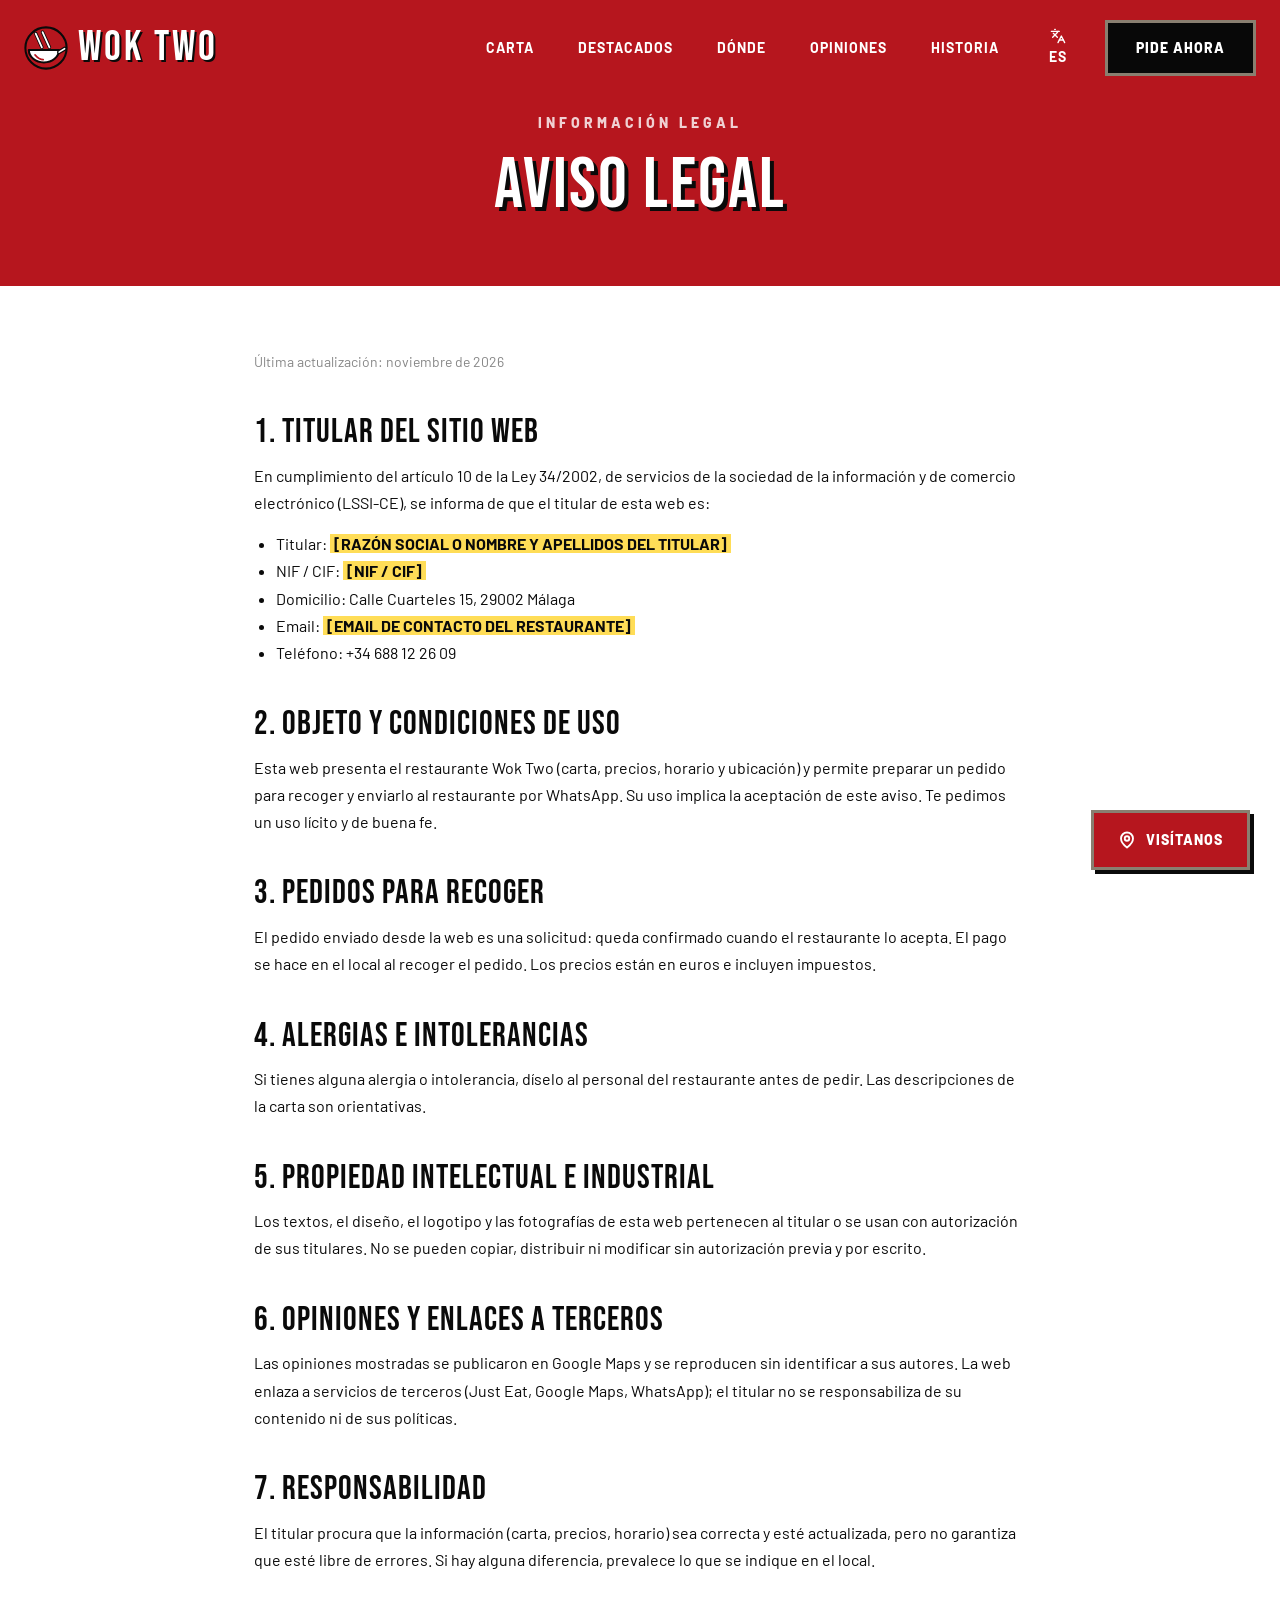
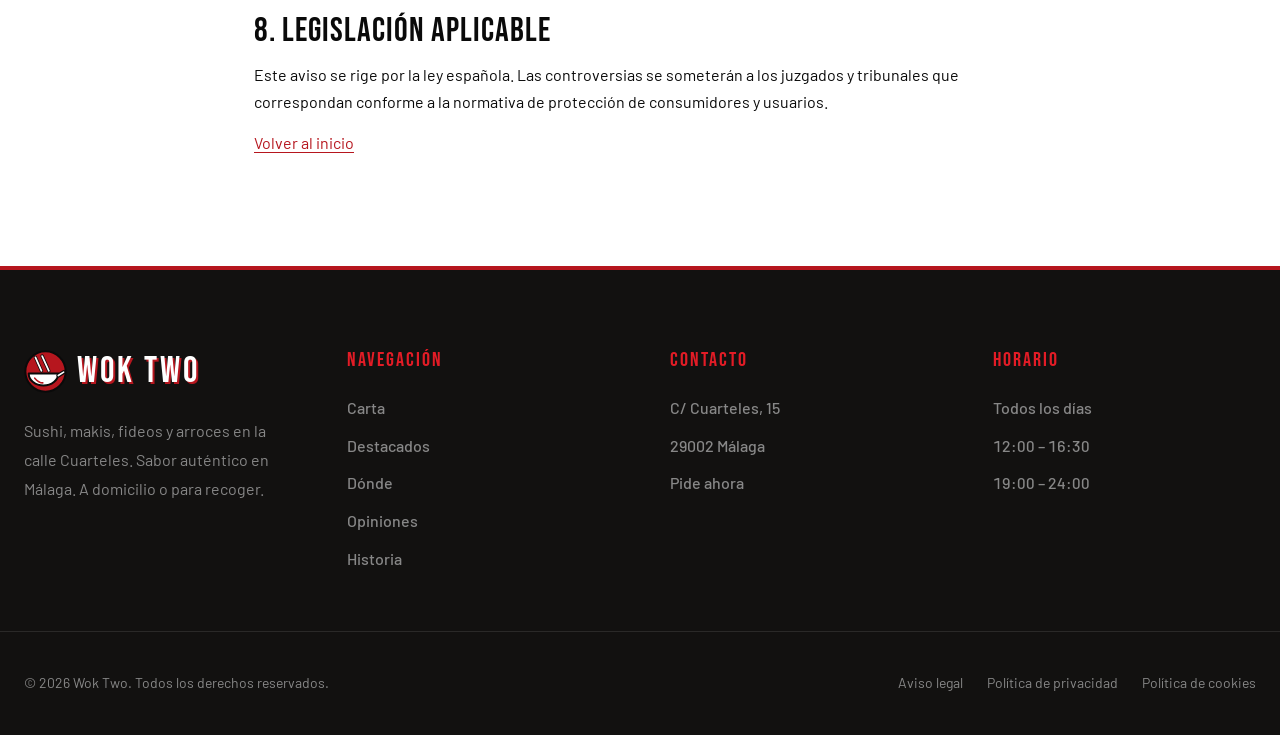
<file: aviso-legal.html>
<!doctype html>
<html lang="es" data-hours="12:00-16:30,19:00-24:00">
<head>
<meta charset="utf-8">
<meta name="viewport" content="width=device-width, initial-scale=1">
<meta name="theme-color" content="#b6161e">
<title>Aviso legal · Wok Two</title>
<meta name="description" content="Aviso legal de la web de Wok Two.">
<link rel="canonical" href="https://www.woktwo.es/aviso-legal.html">
<link rel="alternate" hreflang="es" href="https://www.woktwo.es/aviso-legal.html">
<link rel="alternate" hreflang="en" href="https://www.woktwo.es/en/aviso-legal.html">
<link rel="alternate" hreflang="x-default" href="https://www.woktwo.es/aviso-legal.html">
<link rel="icon" href="favicon.svg" type="image/svg+xml">
<meta property="og:type" content="website">
<meta property="og:site_name" content="Wok Two">
<meta property="og:title" content="Aviso legal · Wok Two">
<meta property="og:description" content="Aviso legal de la web de Wok Two.">
<meta property="og:url" content="https://www.woktwo.es/aviso-legal.html">
<meta property="og:image" content="https://www.woktwo.es/images/1f1b4ce9c8f69ddcaa09ad56c4c3ac72-1024.jpg">
<meta property="og:locale" content="es_ES">
<meta name="twitter:card" content="summary_large_image">
<link rel="stylesheet" href="fonts/fonts.css?v=56d5fe9d">
<link rel="stylesheet" href="styles.css?v=56d5fe9d">
<script>document.documentElement.classList.add('js');</script>
</head>
<body class="page-legal">
<a class="skip" href="#main">Ir al contenido</a>
<div class="progress" data-progress aria-hidden="true"></div>
<header class="nav" data-nav>
  <div class="container nav__in">
    <a class="nav__brand" href="index.html" aria-label="Wok Two, inicio"><img class="logo" src="logo.svg" alt="" width="40" height="40">Wok Two</a>
    <nav class="nav__links" aria-label="Principal"><a class="slide" href="carta.html" data-text="Carta"><span>Carta</span></a><a class="slide" href="index.html#destacados" data-text="Destacados"><span>Destacados</span></a><a class="slide" href="index.html#donde" data-text="Dónde"><span>Dónde</span></a><a class="slide" href="index.html#opiniones" data-text="Opiniones"><span>Opiniones</span></a><a class="slide" href="index.html#historia" data-text="Historia"><span>Historia</span></a><a class="slide slide--lang" href="en/aviso-legal.html" hreflang="en" lang="en" aria-label="English version"><span><svg width="16" height="16" viewBox="0 0 24 24" fill="none" stroke="currentColor" stroke-width="2" stroke-linecap="round" stroke-linejoin="round" aria-hidden="true"><path d="m5 8 6 6"/><path d="m4 14 6-6 2-3"/><path d="M2 5h12"/><path d="M7 2h1"/><path d="m22 22-5-10-5 10"/><path d="M14 18h6"/></svg>ES</span><span class="roll-b" aria-hidden="true">ES</span></a></nav>
    <a class="nav__cta" href="carta.html" data-open-cart>Pide ahora</a>
    <button class="burger" type="button" aria-expanded="false" aria-controls="menu" data-burger><span></span><span></span><span></span><span class="visually-hidden">Menú</span></button>
  </div>
</header>
<div class="menu" id="menu" data-menu hidden>
  <nav aria-label="Móvil"><a href="index.html">Inicio</a><a href="carta.html">Carta</a><a href="index.html#destacados">Destacados</a><a href="index.html#donde">Dónde</a><a href="index.html#opiniones">Opiniones</a><a href="index.html#historia">Historia</a><a href="carta.html" data-open-cart>Pide ahora</a><a class="menu__lang" href="en/aviso-legal.html" hreflang="en" lang="en" aria-label="English version"><svg width="16" height="16" viewBox="0 0 24 24" fill="none" stroke="currentColor" stroke-width="2" stroke-linecap="round" stroke-linejoin="round" aria-hidden="true"><path d="m5 8 6 6"/><path d="m4 14 6-6 2-3"/><path d="M2 5h12"/><path d="M7 2h1"/><path d="m22 22-5-10-5 10"/><path d="M14 18h6"/></svg>ES</a></nav>
</div>

<main id="main">
  <section class="phead phead--legal" aria-labelledby="h-legal">
    <div class="container"><span class="label">Información legal</span><h1 class="title-xl" id="h-legal">Aviso legal</h1></div>
  </section>
  <section class="legal">
    <div class="container">
<p class="legal__upd">Última actualización: noviembre de 2026</p>
<h2>1. Titular del sitio web</h2>
<p>En cumplimiento del artículo 10 de la Ley 34/2002, de servicios de la sociedad de la información y de comercio electrónico (LSSI-CE), se informa de que el titular de esta web es:</p>
<ul>
    <li>Titular: <mark>[RAZÓN SOCIAL O NOMBRE Y APELLIDOS DEL TITULAR]</mark></li>
    <li>NIF / CIF: <mark>[NIF / CIF]</mark></li>
    <li>Domicilio: Calle Cuarteles 15, 29002 Málaga</li>
    <li>Email: <mark>[EMAIL DE CONTACTO DEL RESTAURANTE]</mark></li>
    <li>Teléfono: +34 688 12 26 09</li>
  </ul>
<h2>2. Objeto y condiciones de uso</h2>
<p>Esta web presenta el restaurante Wok Two (carta, precios, horario y ubicación) y permite preparar un pedido para recoger y enviarlo al restaurante por WhatsApp. Su uso implica la aceptación de este aviso. Te pedimos un uso lícito y de buena fe.</p>
<h2>3. Pedidos para recoger</h2>
<p>El pedido enviado desde la web es una solicitud: queda confirmado cuando el restaurante lo acepta. El pago se hace en el local al recoger el pedido. Los precios están en euros e incluyen impuestos.</p>
<h2>4. Alergias e intolerancias</h2>
<p>Si tienes alguna alergia o intolerancia, díselo al personal del restaurante antes de pedir. Las descripciones de la carta son orientativas.</p>
<h2>5. Propiedad intelectual e industrial</h2>
<p>Los textos, el diseño, el logotipo y las fotografías de esta web pertenecen al titular o se usan con autorización de sus titulares. No se pueden copiar, distribuir ni modificar sin autorización previa y por escrito.</p>
<h2>6. Opiniones y enlaces a terceros</h2>
<p>Las opiniones mostradas se publicaron en Google Maps y se reproducen sin identificar a sus autores. La web enlaza a servicios de terceros (Just Eat, Google Maps, WhatsApp); el titular no se responsabiliza de su contenido ni de sus políticas.</p>
<h2>7. Responsabilidad</h2>
<p>El titular procura que la información (carta, precios, horario) sea correcta y esté actualizada, pero no garantiza que esté libre de errores. Si hay alguna diferencia, prevalece lo que se indique en el local.</p>
<h2>8. Legislación aplicable</h2>
<p>Este aviso se rige por la ley española. Las controversias se someterán a los juzgados y tribunales que correspondan conforme a la normativa de protección de consumidores y usuarios.</p>
      <p><a href="index.html">Volver al inicio</a></p>
    </div>
  </section>
</main>

<footer class="foot">
  <div class="container foot__grid">
    <div class="foot__brand"><a class="foot__logo" href="index.html"><img class="logo" src="logo.svg" alt="" width="44" height="44">Wok Two</a><p>Sushi, makis, fideos y arroces en la calle Cuarteles. Sabor auténtico en Málaga. A domicilio o para recoger.</p></div>
    <div class="foot__col"><h2>Navegación</h2><ul><li><a href="carta.html">Carta</a></li><li><a href="index.html#destacados">Destacados</a></li><li><a href="index.html#donde">Dónde</a></li><li><a href="index.html#opiniones">Opiniones</a></li><li><a href="index.html#historia">Historia</a></li></ul></div>
    <div class="foot__col"><h2>Contacto</h2><ul><li><a href="https://www.google.com/maps/search/?api=1&query=Wok%20Two%2C%20Calle%20Cuarteles%2015%2C%2029002%20M%C3%A1laga" rel="noopener">C/ Cuarteles, 15</a></li><li><a href="https://www.google.com/maps/search/?api=1&query=Wok%20Two%2C%20Calle%20Cuarteles%2015%2C%2029002%20M%C3%A1laga" rel="noopener">29002 Málaga</a></li><li><a href="carta.html" data-open-cart>Pide ahora</a></li></ul></div>
    <div class="foot__col"><h2>Horario</h2><ul><li>Todos los días</li><li class="num">12:00 – 16:30</li><li class="num">19:00 – 24:00</li></ul></div>
  </div>
  <div class="container foot__base"><p>© 2026 Wok Two. Todos los derechos reservados.</p><ul class="foot__legal" aria-label="Información legal"><li><a href="aviso-legal.html">Aviso legal</a></li><li><a href="privacidad.html">Política de privacidad</a></li><li><a href="cookies.html">Política de cookies</a></li></ul></div>
</footer>
<a class="visit" href="index.html#donde" data-visit><svg width="18" height="18" viewBox="0 0 24 24" fill="none" stroke="currentColor" stroke-width="2.5" stroke-linecap="round" stroke-linejoin="round" aria-hidden="true"><path d="M20 10c0 6-8 12-8 12s-8-6-8-12a8 8 0 0 1 16 0Z"/><circle cx="12" cy="10" r="3"/></svg><span>Visítanos</span></a>
<button type="button" class="cart-fab" data-open-cart hidden><span class="cart-fab__n" data-cart-count>0</span><span>Mi pedido</span><span class="cart-fab__t num" data-cart-fab-total></span></button>
<dialog class="cart" id="cart" aria-labelledby="cart-title" data-wa="34688122609">
  <form class="cart__in" novalidate>
    <header class="cart__head"><h2 id="cart-title">Tu pedido</h2><button type="button" class="cart__x" data-cart-close aria-label="Cerrar">×</button></header>
    <div class="cart__empty" data-cart-empty><p>Todavía no has añadido nada.</p><a class="cart__see" href="carta.html" data-cart-close>Ver la carta</a></div>
    <ul class="cart__list" data-cart-list></ul>
    <div class="cart__sum" data-cart-sum><span>Total</span><strong class="num" data-cart-total></strong></div>
    <div class="cart__fields" data-cart-fields>
      <p class="cart__info">Pedido para recoger en Calle Cuarteles 15, Málaga. Pagas en el local al recoger.</p>
      <label>Nombre<input name="name" autocomplete="name" required maxlength="60"></label>
      <label>Teléfono<input name="phone" type="tel" autocomplete="tel" inputmode="tel" required maxlength="20"></label>
      <label>Hora de recogida<select name="time" data-cart-time required></select></label>
      <label>Notas (opcional)<textarea name="notes" rows="2" maxlength="200" placeholder="Alergias, sin cebolla…"></textarea></label>
      <p class="cart__legal">Usaremos tu nombre, teléfono y notas (incluidas las alergias, si las escribes) solo para preparar tu pedido. Responsable: [RAZÓN SOCIAL O NOMBRE Y APELLIDOS DEL TITULAR]. El pedido se envía desde tu WhatsApp, que gestiona Meta. Más información en la <a href="privacidad.html">política de privacidad</a>.</p>
      <p class="cart__err" role="alert" data-cart-err></p>
      <button type="submit" class="cart__send">Enviar pedido por WhatsApp</button>
      <button type="button" class="cart__clear" data-cart-clear>Vaciar pedido</button>
    </div>
  </form>
</dialog>
<script type="application/json" id="catalog">[["Menú 1, 12 unidades","Set Menu 1, 12 pieces",12],["Menú 2, 9 unidades","Set Menu 2, 9 pieces",9.95],["Menú 3, 11 unidades","Set Menu 3, 11 pieces",10.5],["Menú 4, 11 unidades","Set Menu 4, 11 pieces",11.5],["Menú 5, 16 unidades","Set Menu 5, 16 pieces",13.95],["Menú 6, 18 unidades","Set Menu 6, 18 pieces",13.95],["Menú 7, 18 unidades","Set Menu 7, 18 pieces",14.95],["Menú 8, 18 unidades","Set Menu 8, 18 pieces",15.5],["Menú 9, 18 unidades","Set Menu 9, 18 pieces",14.95],["Menú 10, 12 unidades","Set Menu 10, 12 pieces",11.5],["Menú 11, 40 unidades","Set Menu 11, 40 pieces",32],["Menú 12, 18 unidades","Set Menu 12, 18 pieces",14.5],["Menú 13, 20 unidades","Set Menu 13, 20 pieces",14.2],["Plato Grande, 56 unidades","Large Platter, 56 pieces",39],["Ensalada de Pepino","Cucumber Salad",3.2],["Rollitos Primavera","Spring Rolls",2.3],["Empanadillas Chinas","Chinese Dumplings",3.5],["Alitas de Pollo, 3 piezas","Chicken Wings, 3 pieces",4.5],["Pan de Gambas","Prawn Crackers",1.5],["Rainbow Roll, 9 unidades","Rainbow Roll, 9 pieces",9.9],["Nigiri de Anguila, 2 piezas","Eel Nigiri, 2 pieces",3.2],["Nigiri de Langostino, 2 piezas","Prawn Nigiri, 2 pieces",3.2],["Nigiri de Atún, 2 piezas","Tuna Nigiri, 2 pieces",3.2],["Nigiri de Salmón, 2 piezas","Salmon Nigiri, 2 pieces",3.2],["Nigiri de Salmón, 6 unidades","Salmon Nigiri, 6 pieces",7.8],["Maki Variado, 16 unidades","Assorted Maki, 16 pieces",7.5],["Maki Salmón, 16 unidades","Salmon Maki, 16 pieces",7.8],["Maki Aguacate, 16 unidades","Avocado Maki, 16 pieces",7.5],["Maki Variado, 8 unidades","Assorted Maki, 8 pieces",4],["Maki Salmón, 8 unidades","Salmon Maki, 8 pieces",4],["Maki Aguacate, 8 unidades","Avocado Maki, 8 pieces",4],["Maki de Salmón, 2 unidades","Salmon Maki, 2 pieces",1.5],["Maki de Atún, 2 unidades","Tuna Maki, 2 pieces",1.5],["Maki de Gambas, 2 unidades","Prawn Maki, 2 pieces",1.5],["Maki de Aguacate, 2 unidades","Avocado Maki, 2 pieces",1.5],["Futo Maki, 5 unidades","Futo Maki, 5 pieces",6],["Tallarines con Huevo y Verduras, pequeño","Noodles with Egg and Vegetables, small",3.4],["Tallarines con Huevo y Verduras, grande","Noodles with Egg and Vegetables, large",3.9],["Fideos con Verduras","Vermicelli with Vegetables",5],["Tallarines con Pechuga de Pollo","Noodles with Chicken Breast",5.6],["Tallarines con Pato","Noodles with Duck",6.5],["Fideos con Langostino","Vermicelli with Prawns",6.5],["Tallarines con Marisco","Noodles with Seafood",6.2],["Tallarines con Muslo de Pollo","Noodles with Chicken Thigh",6],["Fideos Fritos con Ternera","Fried Vermicelli with Beef",7.5],["Fideos Fritos con Pollo","Fried Vermicelli with Chicken",7],["Tallarines Fritos con Ternera","Fried Noodles with Beef",7.5],["Tallarines Fritos con Pollo","Fried Noodles with Chicken",6.8],["Arroz Frito Tres Delicias, pequeño","Three Delights Fried Rice, small",3.4],["Arroz Frito Tres Delicias, grande","Three Delights Fried Rice, large",3.9],["Arroz Frito con Verduras","Vegetable Fried Rice",3.95],["Arroz Frito con Pollo","Chicken Fried Rice",5.2],["Arroz Bulgogi Blanco con Ternera","White Rice with Beef Bulgogi",6.5],["Arroz Frito con Pollo Curry al Estilo Tailandés","Thai-Style Chicken Curry Fried Rice",6.5],["Arroz Frito con Marisco","Seafood Fried Rice",6.2],["Arroz Frito con Ternera","Beef Fried Rice",6.9],["Arroz Frito Estilo Tailandés","Thai-Style Fried Rice",6.5],["Arroz Frito Estilo Cantonés","Cantonese-Style Fried Rice",6.8],["Solomillo de Pollo","Chicken Tenderloin",3.95],["Pollo con Almendras","Chicken with Almonds",6.5],["Langostino Frito, 10 piezas","Fried Prawns, 10 pieces",5],["Tempura de Langostinos Roll, 8 unidades","Prawn Tempura Roll, 8 pieces",5.9],["California con Cebolla, 9 unidades","California with Onion, 9 pieces",5.9],["Ternera con Bambú y Setas Chinas","Beef with Bamboo and Chinese Mushrooms",7],["Salmón Rollo con Queso, 9 unidades","Salmon and Cheese Roll, 9 pieces",7.5],["California Salmón, 9 unidades","Salmon California, 9 pieces",6.5],["California Pollo, 9 unidades","Chicken California, 9 pieces",6.95],["California Wakame, 9 unidades","Wakame California, 9 pieces",6.9],["Spicy California, 9 unidades","Spicy California, 9 pieces",5.9],["Salmón Uramaki, 9 unidades","Salmon Uramaki, 9 pieces",8.8],["Ternera con Salsa Ostras","Beef in Oyster Sauce",7],["California Wakame, 12 unidades","Wakame California, 12 pieces",9],["Avocado Roll, 9 unidades","Avocado Roll, 9 pieces",8.2],["Temaki, 1 unidad","Temaki, 1 piece",4.5],["Tartar","Tartare",8.2],["Patatas y Solomillo de Pollo con Salsa","Potatoes and Chicken Tenderloin with Sauce",4.5],["Patatas Lux","Lux Potato Wedges",3.8],["Patatas y Huevo con Salsa","Potatoes and Egg with Sauce",4.2],["Coca Cola Sabor Original, lata 330 ml","Coca-Cola Original Taste, 330 ml can",2.8],["Monster Energy Original, lata 500 ml","Monster Energy Original, 500 ml can",3],["Fanta Naranja, lata 330 ml","Fanta Orange, 330 ml can",2.8],["Sprite, lata 330 ml","Sprite, 330 ml can",2.8],["Agua, botella","Water, bottle",1.5],["Cerveza","Beer",2.8]]</script>
<script src="app.js?v=56d5fe9d"></script>
<script src="cart.js?v=56d5fe9d"></script>
</body>
</html>
</file>
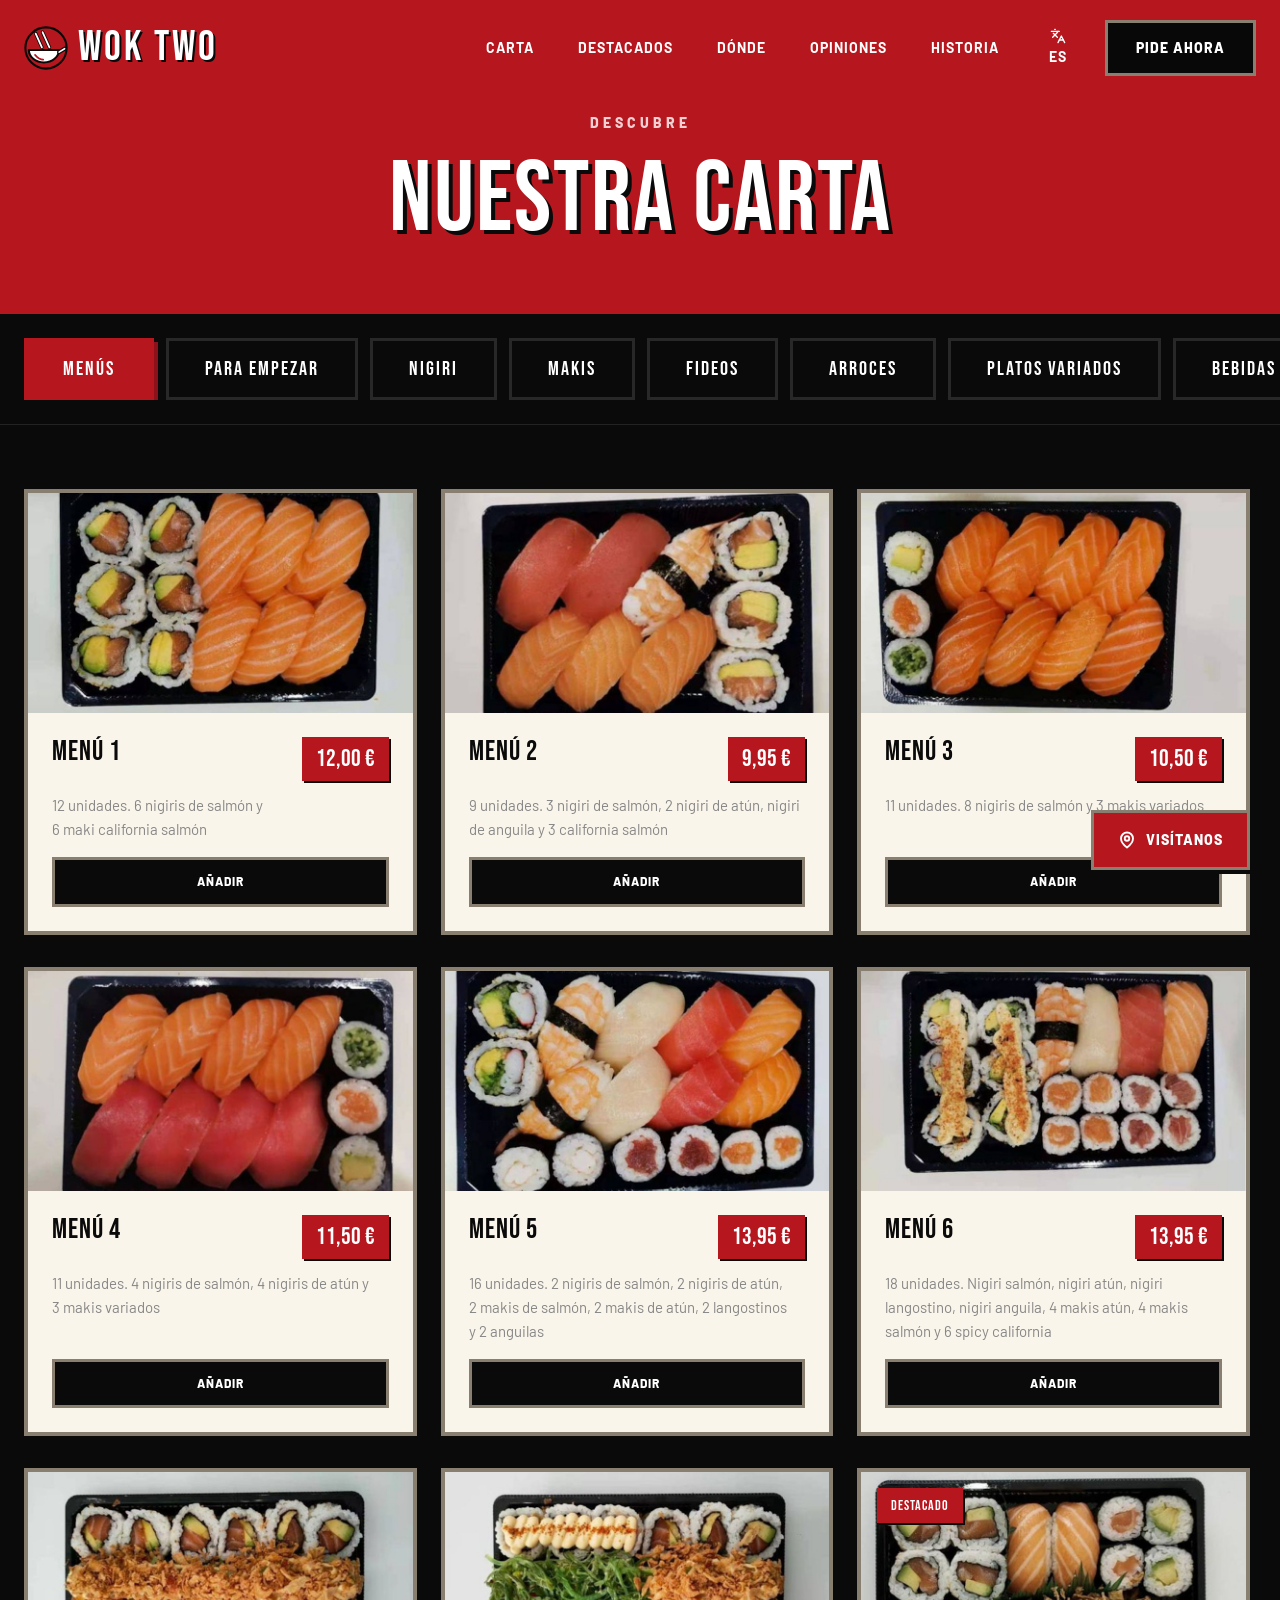
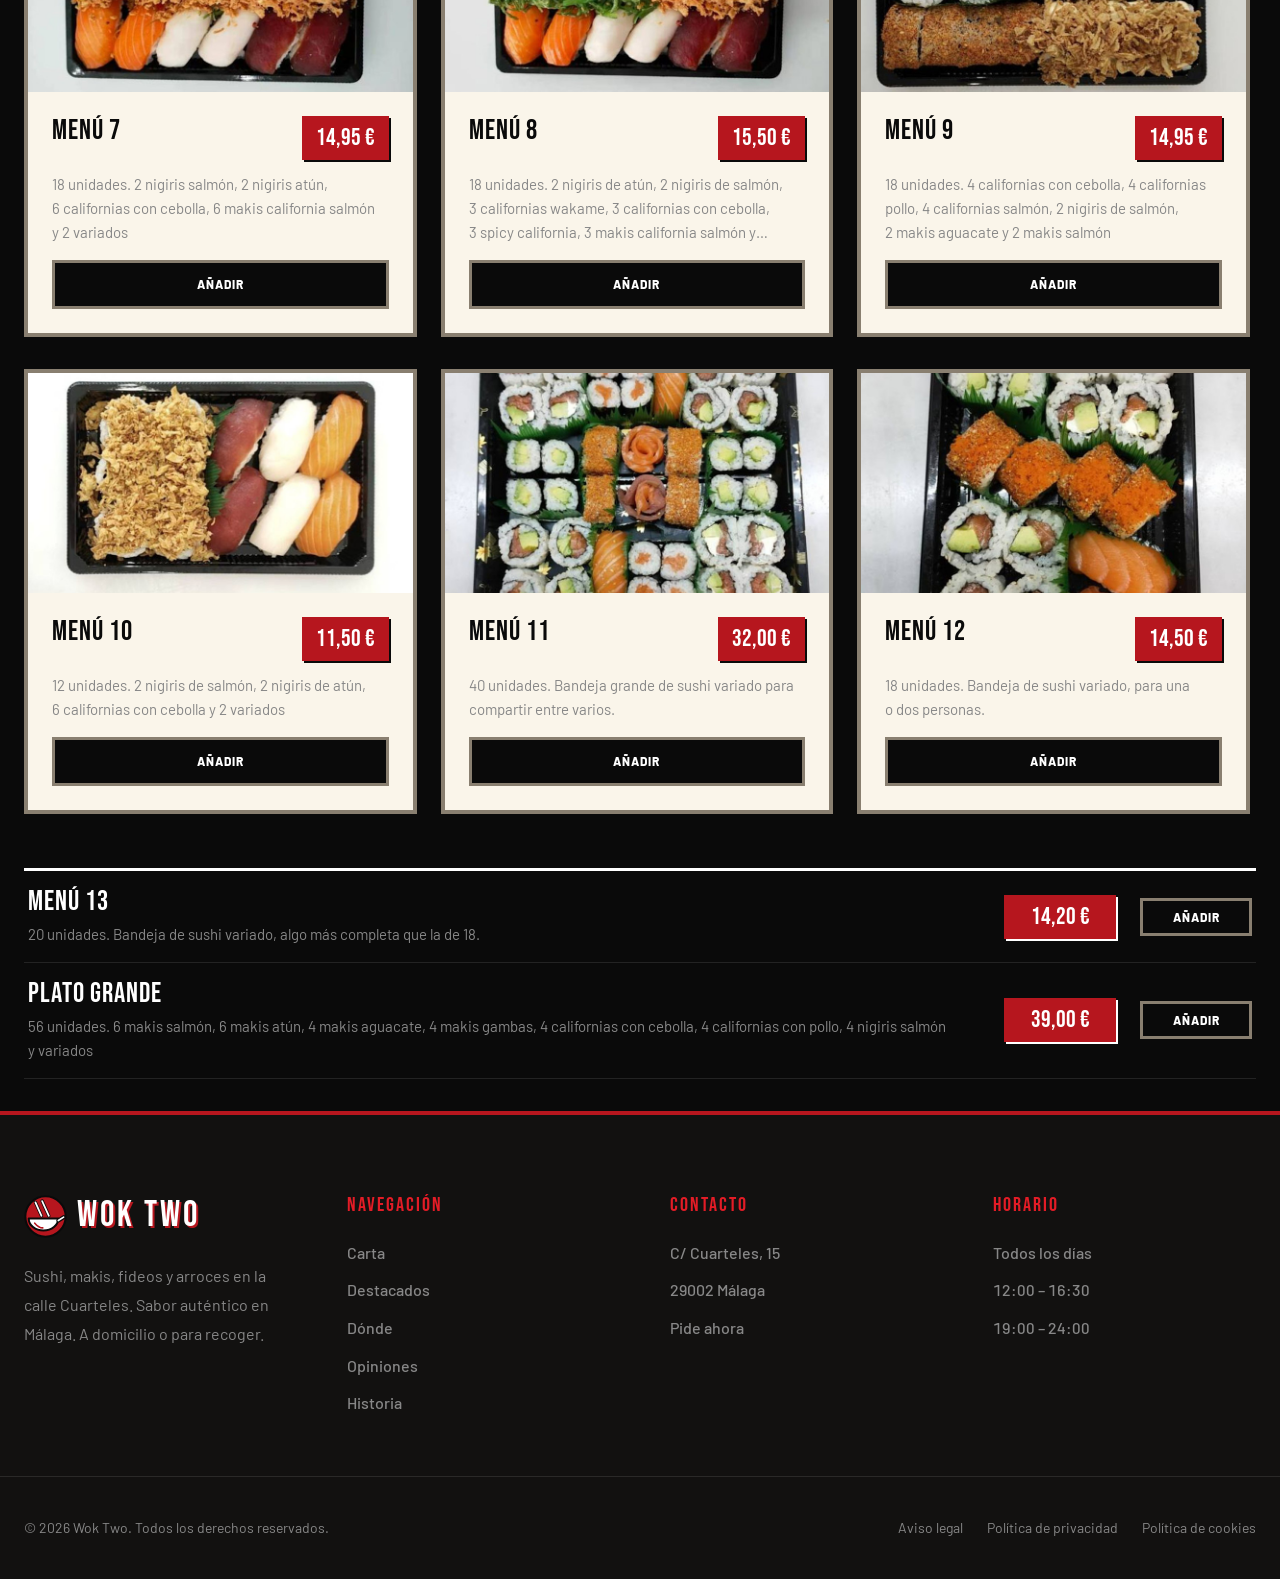
<file: carta.html>
<!doctype html>
<html lang="es" data-hours="12:00-16:30,19:00-24:00">
<head>
<meta charset="utf-8">
<meta name="viewport" content="width=device-width, initial-scale=1">
<meta name="theme-color" content="#b6161e">
<title>Carta · Wok Two, sushi y wok en Málaga</title>
<meta name="description" content="La carta completa de Wok Two: 84 platos de sushi, makis, fideos, arroces y más, con precios. Pide para recoger.">
<link rel="canonical" href="https://www.woktwo.es/carta.html">
<link rel="alternate" hreflang="es" href="https://www.woktwo.es/carta.html">
<link rel="alternate" hreflang="en" href="https://www.woktwo.es/en/carta.html">
<link rel="alternate" hreflang="x-default" href="https://www.woktwo.es/carta.html">
<link rel="icon" href="favicon.svg" type="image/svg+xml">
<meta property="og:type" content="website">
<meta property="og:site_name" content="Wok Two">
<meta property="og:title" content="Carta · Wok Two, sushi y wok en Málaga">
<meta property="og:description" content="La carta completa de Wok Two: 84 platos de sushi, makis, fideos, arroces y más, con precios. Pide para recoger.">
<meta property="og:url" content="https://www.woktwo.es/carta.html">
<meta property="og:image" content="https://www.woktwo.es/images/1f1b4ce9c8f69ddcaa09ad56c4c3ac72-1024.jpg">
<meta property="og:locale" content="es_ES">
<meta name="twitter:card" content="summary_large_image">
<link rel="stylesheet" href="fonts/fonts.css?v=56d5fe9d">
<link rel="stylesheet" href="styles.css?v=56d5fe9d">
<script>document.documentElement.classList.add('js');</script>
</head>
<body class="page-carta">
<a class="skip" href="#main">Ir al contenido</a>
<div class="progress" data-progress aria-hidden="true"></div>
<header class="nav" data-nav>
  <div class="container nav__in">
    <a class="nav__brand" href="index.html" aria-label="Wok Two, inicio"><img class="logo" src="logo.svg" alt="" width="40" height="40">Wok Two</a>
    <nav class="nav__links" aria-label="Principal"><a class="slide" href="carta.html" data-text="Carta"><span>Carta</span></a><a class="slide" href="index.html#destacados" data-text="Destacados"><span>Destacados</span></a><a class="slide" href="index.html#donde" data-text="Dónde"><span>Dónde</span></a><a class="slide" href="index.html#opiniones" data-text="Opiniones"><span>Opiniones</span></a><a class="slide" href="index.html#historia" data-text="Historia"><span>Historia</span></a><a class="slide slide--lang" href="en/carta.html" hreflang="en" lang="en" aria-label="English version"><span><svg width="16" height="16" viewBox="0 0 24 24" fill="none" stroke="currentColor" stroke-width="2" stroke-linecap="round" stroke-linejoin="round" aria-hidden="true"><path d="m5 8 6 6"/><path d="m4 14 6-6 2-3"/><path d="M2 5h12"/><path d="M7 2h1"/><path d="m22 22-5-10-5 10"/><path d="M14 18h6"/></svg>ES</span><span class="roll-b" aria-hidden="true">ES</span></a></nav>
    <a class="nav__cta" href="carta.html" data-open-cart>Pide ahora</a>
    <button class="burger" type="button" aria-expanded="false" aria-controls="menu" data-burger><span></span><span></span><span></span><span class="visually-hidden">Menú</span></button>
  </div>
</header>
<div class="menu" id="menu" data-menu hidden>
  <nav aria-label="Móvil"><a href="index.html">Inicio</a><a href="carta.html">Carta</a><a href="index.html#destacados">Destacados</a><a href="index.html#donde">Dónde</a><a href="index.html#opiniones">Opiniones</a><a href="index.html#historia">Historia</a><a href="carta.html" data-open-cart>Pide ahora</a><a class="menu__lang" href="en/carta.html" hreflang="en" lang="en" aria-label="English version"><svg width="16" height="16" viewBox="0 0 24 24" fill="none" stroke="currentColor" stroke-width="2" stroke-linecap="round" stroke-linejoin="round" aria-hidden="true"><path d="m5 8 6 6"/><path d="m4 14 6-6 2-3"/><path d="M2 5h12"/><path d="M7 2h1"/><path d="m22 22-5-10-5 10"/><path d="M14 18h6"/></svg>ES</a></nav>
</div>

<main id="main">
  <section class="phead" aria-labelledby="h-carta">
    <div class="container"><span class="label">Descubre</span><h1 class="title-xl" id="h-carta">Nuestra carta</h1></div>
  </section>
  <div class="carta" data-carta>
    <div class="cats-bar">
      <nav class="container cats" aria-label="Secciones de la carta">
        <a href="#c-menus" class="cat" data-cat="menus" aria-current="true">Menús</a>
        <a href="#c-empezar" class="cat" data-cat="empezar">Para empezar</a>
        <a href="#c-nigiri" class="cat" data-cat="nigiri">Nigiri</a>
        <a href="#c-makis" class="cat" data-cat="makis">Makis</a>
        <a href="#c-fideos" class="cat" data-cat="fideos">Fideos</a>
        <a href="#c-arroces" class="cat" data-cat="arroces">Arroces</a>
        <a href="#c-variados" class="cat" data-cat="variados">Platos variados</a>
        <a href="#c-bebidas" class="cat" data-cat="bebidas">Bebidas</a>
      </nav>
    </div>
    <div class="container panels">
    <section class="panel is-open" id="c-menus" data-panel="menus">
      <h2 class="panel__title">Menús</h2>
      <div class="grid">
        <article class="mcard">
  <div class="mcard__img" data-slot="dish-3762fa"><img src="images/3762faea63d5029b0f0bf1e36ca68f86-800.jpg" width="800" height="600" alt="Menú 1, 12 unidades" loading="lazy" decoding="async"></div>
  <div class="mcard__body">
    <div class="mcard__top"><h3 class="mcard__name">Menú 1</h3><span class="mcard__price num">12,00 €</span></div>
    <p class="mcard__desc">12 unidades. 6 nigiris de salmón y 6 maki california salmón</p><button type="button" class="desc-toggle" aria-expanded="false" data-show="Ver descripción" data-hide="Ocultar descripción">Ver descripción</button>
    <button type="button" class="mcard__btn" data-add="Menú 1, 12 unidades" aria-label="Añadir Menú 1 al pedido">Añadir</button>
  </div>
</article>
        <article class="mcard">
  <div class="mcard__img" data-slot="dish-b67731"><img src="images/b677311323b67003721ca589fceb6599-800.jpg" width="800" height="600" alt="Menú 2, 9 unidades" loading="lazy" decoding="async"></div>
  <div class="mcard__body">
    <div class="mcard__top"><h3 class="mcard__name">Menú 2</h3><span class="mcard__price num">9,95 €</span></div>
    <p class="mcard__desc">9 unidades. 3 nigiri de salmón, 2 nigiri de atún, nigiri de anguila y 3 california salmón</p><button type="button" class="desc-toggle" aria-expanded="false" data-show="Ver descripción" data-hide="Ocultar descripción">Ver descripción</button>
    <button type="button" class="mcard__btn" data-add="Menú 2, 9 unidades" aria-label="Añadir Menú 2 al pedido">Añadir</button>
  </div>
</article>
        <article class="mcard">
  <div class="mcard__img" data-slot="dish-c47b62"><img src="images/c47b626a785484680354b85763ce09fe-800.jpg" width="800" height="600" alt="Menú 3, 11 unidades" loading="lazy" decoding="async"></div>
  <div class="mcard__body">
    <div class="mcard__top"><h3 class="mcard__name">Menú 3</h3><span class="mcard__price num">10,50 €</span></div>
    <p class="mcard__desc">11 unidades. 8 nigiris de salmón y 3 makis variados</p><button type="button" class="desc-toggle" aria-expanded="false" data-show="Ver descripción" data-hide="Ocultar descripción">Ver descripción</button>
    <button type="button" class="mcard__btn" data-add="Menú 3, 11 unidades" aria-label="Añadir Menú 3 al pedido">Añadir</button>
  </div>
</article>
        <article class="mcard">
  <div class="mcard__img" data-slot="dish-6bfd04"><img src="images/6bfd043699552bf930b502fd847685c0-800.jpg" width="800" height="600" alt="Menú 4, 11 unidades" loading="lazy" decoding="async"></div>
  <div class="mcard__body">
    <div class="mcard__top"><h3 class="mcard__name">Menú 4</h3><span class="mcard__price num">11,50 €</span></div>
    <p class="mcard__desc">11 unidades. 4 nigiris de salmón, 4 nigiris de atún y 3 makis variados</p><button type="button" class="desc-toggle" aria-expanded="false" data-show="Ver descripción" data-hide="Ocultar descripción">Ver descripción</button>
    <button type="button" class="mcard__btn" data-add="Menú 4, 11 unidades" aria-label="Añadir Menú 4 al pedido">Añadir</button>
  </div>
</article>
        <article class="mcard">
  <div class="mcard__img" data-slot="dish-61998f"><img src="images/61998fc6616d9f843a972574327e307d-800.jpg" width="800" height="600" alt="Menú 5, 16 unidades" loading="lazy" decoding="async"></div>
  <div class="mcard__body">
    <div class="mcard__top"><h3 class="mcard__name">Menú 5</h3><span class="mcard__price num">13,95 €</span></div>
    <p class="mcard__desc">16 unidades. 2 nigiris de salmón, 2 nigiris de atún, 2 makis de salmón, 2 makis de atún, 2 langostinos y 2 anguilas</p><button type="button" class="desc-toggle" aria-expanded="false" data-show="Ver descripción" data-hide="Ocultar descripción">Ver descripción</button>
    <button type="button" class="mcard__btn" data-add="Menú 5, 16 unidades" aria-label="Añadir Menú 5 al pedido">Añadir</button>
  </div>
</article>
        <article class="mcard">
  <div class="mcard__img" data-slot="dish-c341a7"><img src="images/c341a77d66b2028b00b227367d438a81-800.jpg" width="800" height="600" alt="Menú 6, 18 unidades" loading="lazy" decoding="async"></div>
  <div class="mcard__body">
    <div class="mcard__top"><h3 class="mcard__name">Menú 6</h3><span class="mcard__price num">13,95 €</span></div>
    <p class="mcard__desc">18 unidades. Nigiri salmón, nigiri atún, nigiri langostino, nigiri anguila, 4 makis atún, 4 makis salmón y 6 spicy california</p><button type="button" class="desc-toggle" aria-expanded="false" data-show="Ver descripción" data-hide="Ocultar descripción">Ver descripción</button>
    <button type="button" class="mcard__btn" data-add="Menú 6, 18 unidades" aria-label="Añadir Menú 6 al pedido">Añadir</button>
  </div>
</article>
        <article class="mcard">
  <div class="mcard__img" data-slot="dish-8a72c0"><img src="images/8a72c09abdf12d3d27bd5d3999660c6e-800.jpg" width="800" height="600" alt="Menú 7, 18 unidades" loading="lazy" decoding="async"></div>
  <div class="mcard__body">
    <div class="mcard__top"><h3 class="mcard__name">Menú 7</h3><span class="mcard__price num">14,95 €</span></div>
    <p class="mcard__desc">18 unidades. 2 nigiris salmón, 2 nigiris atún, 6 californias con cebolla, 6 makis california salmón y 2 variados</p><button type="button" class="desc-toggle" aria-expanded="false" data-show="Ver descripción" data-hide="Ocultar descripción">Ver descripción</button>
    <button type="button" class="mcard__btn" data-add="Menú 7, 18 unidades" aria-label="Añadir Menú 7 al pedido">Añadir</button>
  </div>
</article>
        <article class="mcard">
  <div class="mcard__img" data-slot="dish-67eaf3"><img src="images/67eaf393d025c36bea019acd533c6c21-800.jpg" width="800" height="600" alt="Menú 8, 18 unidades" loading="lazy" decoding="async"></div>
  <div class="mcard__body">
    <div class="mcard__top"><h3 class="mcard__name">Menú 8</h3><span class="mcard__price num">15,50 €</span></div>
    <p class="mcard__desc">18 unidades. 2 nigiris de atún, 2 nigiris de salmón, 3 californias wakame, 3 californias con cebolla, 3 spicy california, 3 makis california salmón y 2 variados</p><button type="button" class="desc-toggle" aria-expanded="false" data-show="Ver descripción" data-hide="Ocultar descripción">Ver descripción</button>
    <button type="button" class="mcard__btn" data-add="Menú 8, 18 unidades" aria-label="Añadir Menú 8 al pedido">Añadir</button>
  </div>
</article>
        <article class="mcard">
  <div class="mcard__img" data-slot="dish-71c44b"><img src="images/71c44bcdd9c775c1809aa2f60e42526d-800.jpg" width="800" height="600" alt="Menú 9, 18 unidades" loading="lazy" decoding="async"><span class="mcard__badge" data-keep>Destacado</span></div>
  <div class="mcard__body">
    <div class="mcard__top"><h3 class="mcard__name">Menú 9</h3><span class="mcard__price num">14,95 €</span></div>
    <p class="mcard__desc">18 unidades. 4 californias con cebolla, 4 californias pollo, 4 californias salmón, 2 nigiris de salmón, 2 makis aguacate y 2 makis salmón</p><button type="button" class="desc-toggle" aria-expanded="false" data-show="Ver descripción" data-hide="Ocultar descripción">Ver descripción</button>
    <button type="button" class="mcard__btn" data-add="Menú 9, 18 unidades" aria-label="Añadir Menú 9 al pedido">Añadir</button>
  </div>
</article>
        <article class="mcard">
  <div class="mcard__img" data-slot="dish-9fd3aa"><img src="images/9fd3aa061579275fa61a93177fbaf42c-800.jpg" width="800" height="600" alt="Menú 10, 12 unidades" loading="lazy" decoding="async"></div>
  <div class="mcard__body">
    <div class="mcard__top"><h3 class="mcard__name">Menú 10</h3><span class="mcard__price num">11,50 €</span></div>
    <p class="mcard__desc">12 unidades. 2 nigiris de salmón, 2 nigiris de atún, 6 californias con cebolla y 2 variados</p><button type="button" class="desc-toggle" aria-expanded="false" data-show="Ver descripción" data-hide="Ocultar descripción">Ver descripción</button>
    <button type="button" class="mcard__btn" data-add="Menú 10, 12 unidades" aria-label="Añadir Menú 10 al pedido">Añadir</button>
  </div>
</article>
        <article class="mcard">
  <div class="mcard__img" data-slot="dish-1f1b4c"><img src="images/1f1b4ce9c8f69ddcaa09ad56c4c3ac72-800.jpg" width="800" height="600" alt="Menú 11, 40 unidades" loading="lazy" decoding="async"></div>
  <div class="mcard__body">
    <div class="mcard__top"><h3 class="mcard__name">Menú 11</h3><span class="mcard__price num">32,00 €</span></div>
    <p class="mcard__desc">40 unidades. Bandeja grande de sushi variado para compartir entre varios.</p><button type="button" class="desc-toggle" aria-expanded="false" data-show="Ver descripción" data-hide="Ocultar descripción">Ver descripción</button>
    <button type="button" class="mcard__btn" data-add="Menú 11, 40 unidades" aria-label="Añadir Menú 11 al pedido">Añadir</button>
  </div>
</article>
        <article class="mcard">
  <div class="mcard__img" data-slot="dish-d8f236"><img src="images/d8f2369017390e1e220066df57a5d40a-800.jpg" width="800" height="600" alt="Menú 12, 18 unidades" loading="lazy" decoding="async"></div>
  <div class="mcard__body">
    <div class="mcard__top"><h3 class="mcard__name">Menú 12</h3><span class="mcard__price num">14,50 €</span></div>
    <p class="mcard__desc">18 unidades. Bandeja de sushi variado, para una o dos personas.</p><button type="button" class="desc-toggle" aria-expanded="false" data-show="Ver descripción" data-hide="Ocultar descripción">Ver descripción</button>
    <button type="button" class="mcard__btn" data-add="Menú 12, 18 unidades" aria-label="Añadir Menú 12 al pedido">Añadir</button>
  </div>
</article>
      </div>
      <ul class="rows" aria-label="Más menús">
        <li class="row"><div class="row__main"><span class="row__name">Menú 13</span><span class="row__desc">20 unidades. Bandeja de sushi variado, algo más completa que la de 18.</span><button type="button" class="desc-toggle" aria-expanded="false" data-show="Ver descripción" data-hide="Ocultar descripción">Ver descripción</button></div><span class="row__price num">14,20 €</span><button type="button" class="row__add" data-add="Menú 13, 20 unidades" aria-label="Añadir Menú 13 al pedido">Añadir</button></li>
        <li class="row"><div class="row__main"><span class="row__name">Plato Grande</span><span class="row__desc">56 unidades. 6 makis salmón, 6 makis atún, 4 makis aguacate, 4 makis gambas, 4 californias con cebolla, 4 californias con pollo, 4 nigiris salmón y variados</span><button type="button" class="desc-toggle" aria-expanded="false" data-show="Ver descripción" data-hide="Ocultar descripción">Ver descripción</button></div><span class="row__price num">39,00 €</span><button type="button" class="row__add" data-add="Plato Grande, 56 unidades" aria-label="Añadir Plato Grande al pedido">Añadir</button></li>
      </ul>
    </section>
    <section class="panel" id="c-empezar" data-panel="empezar">
      <h2 class="panel__title">Para empezar</h2>
      <div class="grid">
        <article class="mcard">
  <div class="mcard__img" data-slot="dish-721c50"><img src="images/721c50087fe774db3fe192494a00bdc9-800.jpg" width="800" height="600" alt="Rollitos Primavera" loading="lazy" decoding="async"></div>
  <div class="mcard__body">
    <div class="mcard__top"><h3 class="mcard__name">Rollitos Primavera</h3><span class="mcard__price num">2,30 €</span></div>
    <p class="mcard__desc">Rollitos fritos rellenos de verdura, crujientes por fuera.</p><button type="button" class="desc-toggle" aria-expanded="false" data-show="Ver descripción" data-hide="Ocultar descripción">Ver descripción</button>
    <button type="button" class="mcard__btn" data-add="Rollitos Primavera" aria-label="Añadir Rollitos Primavera al pedido">Añadir</button>
  </div>
</article>
        <article class="mcard">
  <div class="mcard__img" data-slot="dish-f851ce"><img src="images/f851cedc224a822194de32e95089450a-800.jpg" width="800" height="600" alt="Empanadillas Chinas" loading="lazy" decoding="async"></div>
  <div class="mcard__body">
    <div class="mcard__top"><h3 class="mcard__name">Empanadillas Chinas</h3><span class="mcard__price num">3,50 €</span></div>
    <p class="mcard__desc">Empanadillas rellenas al estilo chino, para picar antes del plato.</p><button type="button" class="desc-toggle" aria-expanded="false" data-show="Ver descripción" data-hide="Ocultar descripción">Ver descripción</button>
    <button type="button" class="mcard__btn" data-add="Empanadillas Chinas" aria-label="Añadir Empanadillas Chinas al pedido">Añadir</button>
  </div>
</article>
        <article class="mcard">
  <div class="mcard__img" data-slot="dish-3ac60c"><img src="images/3ac60cb6afd1c160b881583218afeeb3-800.jpg" width="800" height="600" alt="Alitas de Pollo, 3 piezas" loading="lazy" decoding="async"></div>
  <div class="mcard__body">
    <div class="mcard__top"><h3 class="mcard__name">Alitas de Pollo</h3><span class="mcard__price num">4,50 €</span></div>
    <p class="mcard__desc">3 piezas. Alitas de pollo fritas, tres piezas.</p><button type="button" class="desc-toggle" aria-expanded="false" data-show="Ver descripción" data-hide="Ocultar descripción">Ver descripción</button>
    <button type="button" class="mcard__btn" data-add="Alitas de Pollo, 3 piezas" aria-label="Añadir Alitas de Pollo al pedido">Añadir</button>
  </div>
</article>
        <article class="mcard">
  <div class="mcard__img" data-slot="dish-da229b"><img src="images/da229bd078a22848882a5cdf0461e912-800.jpg" width="800" height="600" alt="Pan de Gambas" loading="lazy" decoding="async"></div>
  <div class="mcard__body">
    <div class="mcard__top"><h3 class="mcard__name">Pan de Gambas</h3><span class="mcard__price num">1,50 €</span></div>
    <p class="mcard__desc">Las tortitas de gamba de siempre, crujientes. Van con cualquier plato.</p><button type="button" class="desc-toggle" aria-expanded="false" data-show="Ver descripción" data-hide="Ocultar descripción">Ver descripción</button>
    <button type="button" class="mcard__btn" data-add="Pan de Gambas" aria-label="Añadir Pan de Gambas al pedido">Añadir</button>
  </div>
</article>
      </div>
      <ul class="rows" aria-label="Más para empezar">
        <li class="row"><div class="row__main"><span class="row__name">Ensalada de Pepino</span><span class="row__desc">Pepino en láminas aliñado. Fresca, va bien con el sushi.</span><button type="button" class="desc-toggle" aria-expanded="false" data-show="Ver descripción" data-hide="Ocultar descripción">Ver descripción</button></div><span class="row__price num">3,20 €</span><button type="button" class="row__add" data-add="Ensalada de Pepino" aria-label="Añadir Ensalada de Pepino al pedido">Añadir</button></li>
        <li class="row"><div class="row__main"><span class="row__name">Rainbow Roll</span><span class="row__desc">9 unidades. Roll cubierto por fuera con láminas de pescado variado.</span><button type="button" class="desc-toggle" aria-expanded="false" data-show="Ver descripción" data-hide="Ocultar descripción">Ver descripción</button></div><span class="row__price num">9,90 €</span><button type="button" class="row__add" data-add="Rainbow Roll, 9 unidades" aria-label="Añadir Rainbow Roll al pedido">Añadir</button></li>
      </ul>
    </section>
    <section class="panel" id="c-nigiri" data-panel="nigiri">
      <h2 class="panel__title">Nigiri</h2>
      <div class="grid">
        <article class="mcard">
  <div class="mcard__img" data-slot="dish-6a042b"><img src="images/6a042b825bb737891a440944faeed951-800.jpg" width="800" height="600" alt="Nigiri de Anguila, 2 piezas" loading="lazy" decoding="async"></div>
  <div class="mcard__body">
    <div class="mcard__top"><h3 class="mcard__name">Nigiri de Anguila</h3><span class="mcard__price num">3,20 €</span></div>
    <p class="mcard__desc">2 piezas. Anguila sobre arroz de sushi, con su salsa dulce.</p><button type="button" class="desc-toggle" aria-expanded="false" data-show="Ver descripción" data-hide="Ocultar descripción">Ver descripción</button>
    <button type="button" class="mcard__btn" data-add="Nigiri de Anguila, 2 piezas" aria-label="Añadir Nigiri de Anguila al pedido">Añadir</button>
  </div>
</article>
        <article class="mcard">
  <div class="mcard__img" data-slot="dish-be9ba9"><img src="images/be9ba9bf76ab7b650921a0742de4dd2e-800.jpg" width="800" height="600" alt="Nigiri de Langostino, 2 piezas" loading="lazy" decoding="async"></div>
  <div class="mcard__body">
    <div class="mcard__top"><h3 class="mcard__name">Nigiri de Langostino</h3><span class="mcard__price num">3,20 €</span></div>
    <p class="mcard__desc">2 piezas. Langostino cocido sobre arroz de sushi.</p><button type="button" class="desc-toggle" aria-expanded="false" data-show="Ver descripción" data-hide="Ocultar descripción">Ver descripción</button>
    <button type="button" class="mcard__btn" data-add="Nigiri de Langostino, 2 piezas" aria-label="Añadir Nigiri de Langostino al pedido">Añadir</button>
  </div>
</article>
        <article class="mcard">
  <div class="mcard__img" data-slot="dish-c7e526"><img src="images/c7e5260a4987923d35d6d168b6e170c6-800.jpg" width="800" height="600" alt="Nigiri de Atún, 2 piezas" loading="lazy" decoding="async"></div>
  <div class="mcard__body">
    <div class="mcard__top"><h3 class="mcard__name">Nigiri de Atún</h3><span class="mcard__price num">3,20 €</span></div>
    <p class="mcard__desc">2 piezas. Atún sobre arroz de sushi.</p><button type="button" class="desc-toggle" aria-expanded="false" data-show="Ver descripción" data-hide="Ocultar descripción">Ver descripción</button>
    <button type="button" class="mcard__btn" data-add="Nigiri de Atún, 2 piezas" aria-label="Añadir Nigiri de Atún al pedido">Añadir</button>
  </div>
</article>
        <article class="mcard">
  <div class="mcard__img" data-slot="dish-a64454"><img src="images/a64454a4c53a0355ac4c1f43a5a2cb13-800.jpg" width="800" height="600" alt="Nigiri de Salmón, 2 piezas" loading="lazy" decoding="async"></div>
  <div class="mcard__body">
    <div class="mcard__top"><h3 class="mcard__name">Nigiri de Salmón</h3><span class="mcard__price num">3,20 €</span></div>
    <p class="mcard__desc">2 piezas. Salmón sobre arroz de sushi. El nigiri de siempre.</p><button type="button" class="desc-toggle" aria-expanded="false" data-show="Ver descripción" data-hide="Ocultar descripción">Ver descripción</button>
    <button type="button" class="mcard__btn" data-add="Nigiri de Salmón, 2 piezas" aria-label="Añadir Nigiri de Salmón al pedido">Añadir</button>
  </div>
</article>
        <article class="mcard">
  <div class="mcard__img" data-slot="dish-70835b"><img src="images/70835b955fafe3fb4b8297cba2fc5322-800.jpg" width="800" height="600" alt="Nigiri de Salmón, 6 unidades" loading="lazy" decoding="async"></div>
  <div class="mcard__body">
    <div class="mcard__top"><h3 class="mcard__name">Nigiri de Salmón</h3><span class="mcard__price num">7,80 €</span></div>
    <p class="mcard__desc">6 unidades. Seis nigiris de salmón, para quien solo quiere salmón.</p><button type="button" class="desc-toggle" aria-expanded="false" data-show="Ver descripción" data-hide="Ocultar descripción">Ver descripción</button>
    <button type="button" class="mcard__btn" data-add="Nigiri de Salmón, 6 unidades" aria-label="Añadir Nigiri de Salmón al pedido">Añadir</button>
  </div>
</article>
      </div>
    </section>
    <section class="panel" id="c-makis" data-panel="makis">
      <h2 class="panel__title">Makis</h2>
      <div class="grid">
        <article class="mcard">
  <div class="mcard__img" data-slot="dish-c01cdb"><img src="images/c01cdbd060ae86193a728171a71e520f-800.jpg" width="800" height="600" alt="Maki Variado, 16 unidades" loading="lazy" decoding="async"></div>
  <div class="mcard__body">
    <div class="mcard__top"><h3 class="mcard__name">Maki Variado</h3><span class="mcard__price num">7,50 €</span></div>
    <p class="mcard__desc">16 unidades. 4 makis salmón, 4 makis atún, 4 makis aguacate y 4 makis gambas</p><button type="button" class="desc-toggle" aria-expanded="false" data-show="Ver descripción" data-hide="Ocultar descripción">Ver descripción</button>
    <button type="button" class="mcard__btn" data-add="Maki Variado, 16 unidades" aria-label="Añadir Maki Variado al pedido">Añadir</button>
  </div>
</article>
        <article class="mcard">
  <div class="mcard__img" data-slot="dish-32197d"><img src="images/32197d4be0e95a67ccce82428e759327-800.jpg" width="800" height="600" alt="Maki Salmón, 16 unidades" loading="lazy" decoding="async"></div>
  <div class="mcard__body">
    <div class="mcard__top"><h3 class="mcard__name">Maki Salmón</h3><span class="mcard__price num">7,80 €</span></div>
    <p class="mcard__desc">16 unidades. Rollitos finos de alga con arroz y salmón.</p><button type="button" class="desc-toggle" aria-expanded="false" data-show="Ver descripción" data-hide="Ocultar descripción">Ver descripción</button>
    <button type="button" class="mcard__btn" data-add="Maki Salmón, 16 unidades" aria-label="Añadir Maki Salmón al pedido">Añadir</button>
  </div>
</article>
        <article class="mcard">
  <div class="mcard__img" data-slot="dish-169258"><img src="images/1692586255fd4d519d9fb1402cad151c-800.jpg" width="800" height="600" alt="Maki Aguacate, 16 unidades" loading="lazy" decoding="async"><span class="mcard__badge" data-keep>Destacado</span></div>
  <div class="mcard__body">
    <div class="mcard__top"><h3 class="mcard__name">Maki Aguacate</h3><span class="mcard__price num">7,50 €</span></div>
    <p class="mcard__desc">16 unidades. Makis de aguacate. Una opción sin pescado.</p><button type="button" class="desc-toggle" aria-expanded="false" data-show="Ver descripción" data-hide="Ocultar descripción">Ver descripción</button>
    <button type="button" class="mcard__btn" data-add="Maki Aguacate, 16 unidades" aria-label="Añadir Maki Aguacate al pedido">Añadir</button>
  </div>
</article>
        <article class="mcard">
  <div class="mcard__img" data-slot="dish-7aa698"><img src="images/7aa6984445433f5fa071dc57044f5a03-800.jpg" width="800" height="600" alt="Futo Maki, 5 unidades" loading="lazy" decoding="async"></div>
  <div class="mcard__body">
    <div class="mcard__top"><h3 class="mcard__name">Futo Maki</h3><span class="mcard__price num">6,00 €</span></div>
    <p class="mcard__desc">5 unidades. Maki grueso con varios ingredientes dentro.</p><button type="button" class="desc-toggle" aria-expanded="false" data-show="Ver descripción" data-hide="Ocultar descripción">Ver descripción</button>
    <button type="button" class="mcard__btn" data-add="Futo Maki, 5 unidades" aria-label="Añadir Futo Maki al pedido">Añadir</button>
  </div>
</article>
      </div>
      <ul class="rows" aria-label="Más makis">
        <li class="row"><div class="row__main"><span class="row__name">Maki Variado</span><span class="row__desc">8 unidades. Ración pequeña de maki variado.</span><button type="button" class="desc-toggle" aria-expanded="false" data-show="Ver descripción" data-hide="Ocultar descripción">Ver descripción</button></div><span class="row__price num">4,00 €</span><button type="button" class="row__add" data-add="Maki Variado, 8 unidades" aria-label="Añadir Maki Variado al pedido">Añadir</button></li>
        <li class="row"><div class="row__main"><span class="row__name">Maki Salmón</span><span class="row__desc">8 unidades. Ración pequeña de makis de salmón.</span><button type="button" class="desc-toggle" aria-expanded="false" data-show="Ver descripción" data-hide="Ocultar descripción">Ver descripción</button></div><span class="row__price num">4,00 €</span><button type="button" class="row__add" data-add="Maki Salmón, 8 unidades" aria-label="Añadir Maki Salmón al pedido">Añadir</button></li>
        <li class="row"><div class="row__main"><span class="row__name">Maki Aguacate</span><span class="row__desc">8 unidades. Ración pequeña de makis de aguacate. Una opción sin pescado.</span><button type="button" class="desc-toggle" aria-expanded="false" data-show="Ver descripción" data-hide="Ocultar descripción">Ver descripción</button></div><span class="row__price num">4,00 €</span><button type="button" class="row__add" data-add="Maki Aguacate, 8 unidades" aria-label="Añadir Maki Aguacate al pedido">Añadir</button></li>
        <li class="row"><div class="row__main"><span class="row__name">Maki de Salmón</span><span class="row__desc">2 unidades. Dos makis de salmón.</span><button type="button" class="desc-toggle" aria-expanded="false" data-show="Ver descripción" data-hide="Ocultar descripción">Ver descripción</button></div><span class="row__price num">1,50 €</span><button type="button" class="row__add" data-add="Maki de Salmón, 2 unidades" aria-label="Añadir Maki de Salmón al pedido">Añadir</button></li>
        <li class="row"><div class="row__main"><span class="row__name">Maki de Atún</span><span class="row__desc">2 unidades. Dos makis de atún.</span><button type="button" class="desc-toggle" aria-expanded="false" data-show="Ver descripción" data-hide="Ocultar descripción">Ver descripción</button></div><span class="row__price num">1,50 €</span><button type="button" class="row__add" data-add="Maki de Atún, 2 unidades" aria-label="Añadir Maki de Atún al pedido">Añadir</button></li>
        <li class="row"><div class="row__main"><span class="row__name">Maki de Gambas</span><span class="row__desc">2 unidades. Dos makis de gambas.</span><button type="button" class="desc-toggle" aria-expanded="false" data-show="Ver descripción" data-hide="Ocultar descripción">Ver descripción</button></div><span class="row__price num">1,50 €</span><button type="button" class="row__add" data-add="Maki de Gambas, 2 unidades" aria-label="Añadir Maki de Gambas al pedido">Añadir</button></li>
        <li class="row"><div class="row__main"><span class="row__name">Maki de Aguacate</span><span class="row__desc">2 unidades. Dos makis de aguacate.</span><button type="button" class="desc-toggle" aria-expanded="false" data-show="Ver descripción" data-hide="Ocultar descripción">Ver descripción</button></div><span class="row__price num">1,50 €</span><button type="button" class="row__add" data-add="Maki de Aguacate, 2 unidades" aria-label="Añadir Maki de Aguacate al pedido">Añadir</button></li>
      </ul>
    </section>
    <section class="panel" id="c-fideos" data-panel="fideos">
      <h2 class="panel__title">Fideos</h2>
      <div class="grid">
        <article class="mcard">
  <div class="mcard__img" data-slot="dish-c3cc52"><img src="images/c3cc5208ee734feda09d84495426825a-800.jpg" width="800" height="600" alt="Tallarines con Huevo y Verduras, pequeño" loading="lazy" decoding="async"></div>
  <div class="mcard__body">
    <div class="mcard__top"><h3 class="mcard__name">Tallarines con Huevo y Verduras</h3><span class="mcard__price num">3,40 €</span></div>
    <p class="mcard__desc">pequeño. Tallarines salteados al wok con huevo y verdura.</p><button type="button" class="desc-toggle" aria-expanded="false" data-show="Ver descripción" data-hide="Ocultar descripción">Ver descripción</button>
    <button type="button" class="mcard__btn" data-add="Tallarines con Huevo y Verduras, pequeño" aria-label="Añadir Tallarines con Huevo y Verduras al pedido">Añadir</button>
  </div>
</article>
        <article class="mcard">
  <div class="mcard__img" data-slot="dish-c3cc52"><img src="images/c3cc5208ee734feda09d84495426825a-800.jpg" width="800" height="600" alt="Tallarines con Huevo y Verduras, grande" loading="lazy" decoding="async"></div>
  <div class="mcard__body">
    <div class="mcard__top"><h3 class="mcard__name">Tallarines con Huevo y Verduras</h3><span class="mcard__price num">3,90 €</span></div>
    <p class="mcard__desc">grande. Tallarines salteados al wok con huevo y verdura.</p><button type="button" class="desc-toggle" aria-expanded="false" data-show="Ver descripción" data-hide="Ocultar descripción">Ver descripción</button>
    <button type="button" class="mcard__btn" data-add="Tallarines con Huevo y Verduras, grande" aria-label="Añadir Tallarines con Huevo y Verduras al pedido">Añadir</button>
  </div>
</article>
        <article class="mcard">
  <div class="mcard__img" data-slot="dish-4858a1"><img src="images/4858a14efa3433b5d1f342f17cad4de9-800.jpg" width="800" height="600" alt="Fideos con Verduras" loading="lazy" decoding="async"></div>
  <div class="mcard__body">
    <div class="mcard__top"><h3 class="mcard__name">Fideos con Verduras</h3><span class="mcard__price num">5,00 €</span></div>
    <p class="mcard__desc">Fideos finos salteados con verdura.</p><button type="button" class="desc-toggle" aria-expanded="false" data-show="Ver descripción" data-hide="Ocultar descripción">Ver descripción</button>
    <button type="button" class="mcard__btn" data-add="Fideos con Verduras" aria-label="Añadir Fideos con Verduras al pedido">Añadir</button>
  </div>
</article>
        <article class="mcard">
  <div class="mcard__img" data-slot="dish-a913d1"><img src="images/a913d11fcfd0991131e583cad5535301-800.jpg" width="800" height="600" alt="Tallarines con Pechuga de Pollo" loading="lazy" decoding="async"><span class="mcard__badge" data-keep>Destacado</span></div>
  <div class="mcard__body">
    <div class="mcard__top"><h3 class="mcard__name">Tallarines con Pechuga de Pollo</h3><span class="mcard__price num">5,60 €</span></div>
    <p class="mcard__desc">Tallarines al wok con tiras de pechuga de pollo.</p><button type="button" class="desc-toggle" aria-expanded="false" data-show="Ver descripción" data-hide="Ocultar descripción">Ver descripción</button>
    <button type="button" class="mcard__btn" data-add="Tallarines con Pechuga de Pollo" aria-label="Añadir Tallarines con Pechuga de Pollo al pedido">Añadir</button>
  </div>
</article>
        <article class="mcard">
  <div class="mcard__img" data-slot="dish-6f1334"><img src="images/6f13343dbde298b6c55c11383c7a5197-800.jpg" width="800" height="600" alt="Tallarines con Pato" loading="lazy" decoding="async"></div>
  <div class="mcard__body">
    <div class="mcard__top"><h3 class="mcard__name">Tallarines con Pato</h3><span class="mcard__price num">6,50 €</span></div>
    <p class="mcard__desc">Tallarines salteados con pato.</p><button type="button" class="desc-toggle" aria-expanded="false" data-show="Ver descripción" data-hide="Ocultar descripción">Ver descripción</button>
    <button type="button" class="mcard__btn" data-add="Tallarines con Pato" aria-label="Añadir Tallarines con Pato al pedido">Añadir</button>
  </div>
</article>
        <article class="mcard">
  <div class="mcard__img" data-slot="dish-3d8783"><img src="images/3d87830904b0d0a78cfbcbef2aaf47a0-800.jpg" width="800" height="600" alt="Fideos con Langostino" loading="lazy" decoding="async"></div>
  <div class="mcard__body">
    <div class="mcard__top"><h3 class="mcard__name">Fideos con Langostino</h3><span class="mcard__price num">6,50 €</span></div>
    <p class="mcard__desc">Fideos finos salteados con langostinos.</p><button type="button" class="desc-toggle" aria-expanded="false" data-show="Ver descripción" data-hide="Ocultar descripción">Ver descripción</button>
    <button type="button" class="mcard__btn" data-add="Fideos con Langostino" aria-label="Añadir Fideos con Langostino al pedido">Añadir</button>
  </div>
</article>
        <article class="mcard">
  <div class="mcard__img" data-slot="dish-e4bbe8"><img src="images/e4bbe88b5fc9eb57e54f1f91c95ddc1f-800.jpg" width="800" height="600" alt="Tallarines con Marisco" loading="lazy" decoding="async"></div>
  <div class="mcard__body">
    <div class="mcard__top"><h3 class="mcard__name">Tallarines con Marisco</h3><span class="mcard__price num">6,20 €</span></div>
    <p class="mcard__desc">Tallarines al wok con marisco variado.</p><button type="button" class="desc-toggle" aria-expanded="false" data-show="Ver descripción" data-hide="Ocultar descripción">Ver descripción</button>
    <button type="button" class="mcard__btn" data-add="Tallarines con Marisco" aria-label="Añadir Tallarines con Marisco al pedido">Añadir</button>
  </div>
</article>
        <article class="mcard">
  <div class="mcard__img" data-slot="dish-5f4943"><img src="images/5f4943395a9a8c437be8edb42422b7b2-800.jpg" width="800" height="600" alt="Tallarines con Muslo de Pollo" loading="lazy" decoding="async"></div>
  <div class="mcard__body">
    <div class="mcard__top"><h3 class="mcard__name">Tallarines con Muslo de Pollo</h3><span class="mcard__price num">6,00 €</span></div>
    <p class="mcard__desc">Tallarines salteados con muslo de pollo, más jugoso que la pechuga.</p><button type="button" class="desc-toggle" aria-expanded="false" data-show="Ver descripción" data-hide="Ocultar descripción">Ver descripción</button>
    <button type="button" class="mcard__btn" data-add="Tallarines con Muslo de Pollo" aria-label="Añadir Tallarines con Muslo de Pollo al pedido">Añadir</button>
  </div>
</article>
        <article class="mcard">
  <div class="mcard__img" data-slot="dish-39dce3"><img src="images/39dce37be9253e2da99755a82bfa0d78-800.jpg" width="800" height="600" alt="Fideos Fritos con Ternera" loading="lazy" decoding="async"></div>
  <div class="mcard__body">
    <div class="mcard__top"><h3 class="mcard__name">Fideos Fritos con Ternera</h3><span class="mcard__price num">7,50 €</span></div>
    <p class="mcard__desc">Fideos fritos con ternera salteada.</p><button type="button" class="desc-toggle" aria-expanded="false" data-show="Ver descripción" data-hide="Ocultar descripción">Ver descripción</button>
    <button type="button" class="mcard__btn" data-add="Fideos Fritos con Ternera" aria-label="Añadir Fideos Fritos con Ternera al pedido">Añadir</button>
  </div>
</article>
        <article class="mcard">
  <div class="mcard__img" data-slot="dish-56e860"><img src="images/56e860b1e1eb58576dccae926a6620a1-800.jpg" width="800" height="600" alt="Fideos Fritos con Pollo" loading="lazy" decoding="async"></div>
  <div class="mcard__body">
    <div class="mcard__top"><h3 class="mcard__name">Fideos Fritos con Pollo</h3><span class="mcard__price num">7,00 €</span></div>
    <p class="mcard__desc">Fideos fritos con pollo salteado.</p><button type="button" class="desc-toggle" aria-expanded="false" data-show="Ver descripción" data-hide="Ocultar descripción">Ver descripción</button>
    <button type="button" class="mcard__btn" data-add="Fideos Fritos con Pollo" aria-label="Añadir Fideos Fritos con Pollo al pedido">Añadir</button>
  </div>
</article>
      </div>
      <ul class="rows" aria-label="Más fideos">
        <li class="row"><div class="row__main"><span class="row__name">Tallarines Fritos con Ternera</span><span class="row__desc">Tallarines fritos con ternera.</span><button type="button" class="desc-toggle" aria-expanded="false" data-show="Ver descripción" data-hide="Ocultar descripción">Ver descripción</button></div><span class="row__price num">7,50 €</span><button type="button" class="row__add" data-add="Tallarines Fritos con Ternera" aria-label="Añadir Tallarines Fritos con Ternera al pedido">Añadir</button></li>
        <li class="row"><div class="row__main"><span class="row__name">Tallarines Fritos con Pollo</span><span class="row__desc">Tallarines fritos con pollo.</span><button type="button" class="desc-toggle" aria-expanded="false" data-show="Ver descripción" data-hide="Ocultar descripción">Ver descripción</button></div><span class="row__price num">6,80 €</span><button type="button" class="row__add" data-add="Tallarines Fritos con Pollo" aria-label="Añadir Tallarines Fritos con Pollo al pedido">Añadir</button></li>
      </ul>
    </section>
    <section class="panel" id="c-arroces" data-panel="arroces">
      <h2 class="panel__title">Arroces</h2>
      <div class="grid">
        <article class="mcard">
  <div class="mcard__img" data-slot="dish-3c383c"><img src="images/3c383c6cf9c3f901dc2b65c1cd5db3c1-800.jpg" width="800" height="600" alt="Arroz Frito Tres Delicias, pequeño" loading="lazy" decoding="async"></div>
  <div class="mcard__body">
    <div class="mcard__top"><h3 class="mcard__name">Arroz Frito Tres Delicias</h3><span class="mcard__price num">3,40 €</span></div>
    <p class="mcard__desc">pequeño. El arroz frito de toda la vida, con huevo, jamón york y guisantes.</p><button type="button" class="desc-toggle" aria-expanded="false" data-show="Ver descripción" data-hide="Ocultar descripción">Ver descripción</button>
    <button type="button" class="mcard__btn" data-add="Arroz Frito Tres Delicias, pequeño" aria-label="Añadir Arroz Frito Tres Delicias al pedido">Añadir</button>
  </div>
</article>
        <article class="mcard">
  <div class="mcard__img" data-slot="dish-3c383c"><img src="images/3c383c6cf9c3f901dc2b65c1cd5db3c1-800.jpg" width="800" height="600" alt="Arroz Frito Tres Delicias, grande" loading="lazy" decoding="async"></div>
  <div class="mcard__body">
    <div class="mcard__top"><h3 class="mcard__name">Arroz Frito Tres Delicias</h3><span class="mcard__price num">3,90 €</span></div>
    <p class="mcard__desc">grande. El arroz frito de toda la vida, con huevo, jamón york y guisantes.</p><button type="button" class="desc-toggle" aria-expanded="false" data-show="Ver descripción" data-hide="Ocultar descripción">Ver descripción</button>
    <button type="button" class="mcard__btn" data-add="Arroz Frito Tres Delicias, grande" aria-label="Añadir Arroz Frito Tres Delicias al pedido">Añadir</button>
  </div>
</article>
        <article class="mcard">
  <div class="mcard__img" data-slot="dish-e99837"><img src="images/e99837682293ed1fcf249e2a4bbfd30a-800.jpg" width="800" height="600" alt="Arroz Frito con Verduras" loading="lazy" decoding="async"></div>
  <div class="mcard__body">
    <div class="mcard__top"><h3 class="mcard__name">Arroz Frito con Verduras</h3><span class="mcard__price num">3,95 €</span></div>
    <p class="mcard__desc">Arroz frito al wok con verdura.</p><button type="button" class="desc-toggle" aria-expanded="false" data-show="Ver descripción" data-hide="Ocultar descripción">Ver descripción</button>
    <button type="button" class="mcard__btn" data-add="Arroz Frito con Verduras" aria-label="Añadir Arroz Frito con Verduras al pedido">Añadir</button>
  </div>
</article>
        <article class="mcard">
  <div class="mcard__img" data-slot="dish-00aa4f"><img src="images/00aa4f8805bc0ffef27830167a69883b-800.jpg" width="800" height="600" alt="Arroz Frito con Pollo" loading="lazy" decoding="async"></div>
  <div class="mcard__body">
    <div class="mcard__top"><h3 class="mcard__name">Arroz Frito con Pollo</h3><span class="mcard__price num">5,20 €</span></div>
    <p class="mcard__desc">Arroz frito al wok con pollo.</p><button type="button" class="desc-toggle" aria-expanded="false" data-show="Ver descripción" data-hide="Ocultar descripción">Ver descripción</button>
    <button type="button" class="mcard__btn" data-add="Arroz Frito con Pollo" aria-label="Añadir Arroz Frito con Pollo al pedido">Añadir</button>
  </div>
</article>
        <article class="mcard">
  <div class="mcard__img" data-slot="dish-61580d"><img src="images/61580d405e3f703f1ef9b7642c552fde-800.jpg" width="800" height="600" alt="Arroz Bulgogi Blanco con Ternera" loading="lazy" decoding="async"></div>
  <div class="mcard__body">
    <div class="mcard__top"><h3 class="mcard__name">Arroz Bulgogi Blanco con Ternera</h3><span class="mcard__price num">6,50 €</span></div>
    <p class="mcard__desc">Arroz blanco con ternera marinada al estilo coreano.</p><button type="button" class="desc-toggle" aria-expanded="false" data-show="Ver descripción" data-hide="Ocultar descripción">Ver descripción</button>
    <button type="button" class="mcard__btn" data-add="Arroz Bulgogi Blanco con Ternera" aria-label="Añadir Arroz Bulgogi Blanco con Ternera al pedido">Añadir</button>
  </div>
</article>
        <article class="mcard">
  <div class="mcard__img" data-slot="dish-72b43d"><img src="images/72b43dd6c609b56de141bd4c298f1331-800.jpg" width="800" height="600" alt="Arroz Frito con Pollo Curry al Estilo Tailandés" loading="lazy" decoding="async"></div>
  <div class="mcard__body">
    <div class="mcard__top"><h3 class="mcard__name">Arroz Frito con Pollo Curry al Estilo Tailandés</h3><span class="mcard__price num">6,50 €</span></div>
    <p class="mcard__desc">Arroz frito con pollo al curry, a la tailandesa.</p><button type="button" class="desc-toggle" aria-expanded="false" data-show="Ver descripción" data-hide="Ocultar descripción">Ver descripción</button>
    <button type="button" class="mcard__btn" data-add="Arroz Frito con Pollo Curry al Estilo Tailandés" aria-label="Añadir Arroz Frito con Pollo Curry al Estilo Tailandés al pedido">Añadir</button>
  </div>
</article>
        <article class="mcard">
  <div class="mcard__img" data-slot="dish-84b94e"><img src="images/84b94e262d2f6818d799bbb50f977f40-800.jpg" width="800" height="600" alt="Arroz Frito con Marisco" loading="lazy" decoding="async"></div>
  <div class="mcard__body">
    <div class="mcard__top"><h3 class="mcard__name">Arroz Frito con Marisco</h3><span class="mcard__price num">6,20 €</span></div>
    <p class="mcard__desc">Arroz frito al wok con marisco.</p><button type="button" class="desc-toggle" aria-expanded="false" data-show="Ver descripción" data-hide="Ocultar descripción">Ver descripción</button>
    <button type="button" class="mcard__btn" data-add="Arroz Frito con Marisco" aria-label="Añadir Arroz Frito con Marisco al pedido">Añadir</button>
  </div>
</article>
        <article class="mcard">
  <div class="mcard__img" data-slot="dish-842d38"><img src="images/842d388a40da6cb237190abc8259074c-800.jpg" width="800" height="600" alt="Arroz Frito con Ternera" loading="lazy" decoding="async"></div>
  <div class="mcard__body">
    <div class="mcard__top"><h3 class="mcard__name">Arroz Frito con Ternera</h3><span class="mcard__price num">6,90 €</span></div>
    <p class="mcard__desc">Arroz frito al wok con ternera.</p><button type="button" class="desc-toggle" aria-expanded="false" data-show="Ver descripción" data-hide="Ocultar descripción">Ver descripción</button>
    <button type="button" class="mcard__btn" data-add="Arroz Frito con Ternera" aria-label="Añadir Arroz Frito con Ternera al pedido">Añadir</button>
  </div>
</article>
        <article class="mcard">
  <div class="mcard__img" data-slot="dish-22a5bf"><img src="images/22a5bff28a1b9b60a1a15d249070ed6a-800.jpg" width="800" height="600" alt="Arroz Frito Estilo Tailandés" loading="lazy" decoding="async"></div>
  <div class="mcard__body">
    <div class="mcard__top"><h3 class="mcard__name">Arroz Frito Estilo Tailandés</h3><span class="mcard__price num">6,50 €</span></div>
    <p class="mcard__desc">Arroz frito a la tailandesa.</p><button type="button" class="desc-toggle" aria-expanded="false" data-show="Ver descripción" data-hide="Ocultar descripción">Ver descripción</button>
    <button type="button" class="mcard__btn" data-add="Arroz Frito Estilo Tailandés" aria-label="Añadir Arroz Frito Estilo Tailandés al pedido">Añadir</button>
  </div>
</article>
        <article class="mcard">
  <div class="mcard__img" data-slot="dish-9eddbb"><img src="images/9eddbb5e45a47df08fb1448ee5006113-800.jpg" width="800" height="600" alt="Arroz Frito Estilo Cantonés" loading="lazy" decoding="async"></div>
  <div class="mcard__body">
    <div class="mcard__top"><h3 class="mcard__name">Arroz Frito Estilo Cantonés</h3><span class="mcard__price num">6,80 €</span></div>
    <p class="mcard__desc">Arroz frito a la cantonesa.</p><button type="button" class="desc-toggle" aria-expanded="false" data-show="Ver descripción" data-hide="Ocultar descripción">Ver descripción</button>
    <button type="button" class="mcard__btn" data-add="Arroz Frito Estilo Cantonés" aria-label="Añadir Arroz Frito Estilo Cantonés al pedido">Añadir</button>
  </div>
</article>
      </div>
    </section>
    <section class="panel" id="c-variados" data-panel="variados">
      <h2 class="panel__title">Platos variados</h2>
      <div class="grid">
        <article class="mcard">
  <div class="mcard__img" data-slot="dish-d3561b"><img src="images/d3561bf33f149a5b97c5749ae0ba9a85-800.jpg" width="800" height="600" alt="Solomillo de Pollo" loading="lazy" decoding="async"></div>
  <div class="mcard__body">
    <div class="mcard__top"><h3 class="mcard__name">Solomillo de Pollo</h3><span class="mcard__price num">3,95 €</span></div>
    <p class="mcard__desc">Tiras de solomillo de pollo.</p><button type="button" class="desc-toggle" aria-expanded="false" data-show="Ver descripción" data-hide="Ocultar descripción">Ver descripción</button>
    <button type="button" class="mcard__btn" data-add="Solomillo de Pollo" aria-label="Añadir Solomillo de Pollo al pedido">Añadir</button>
  </div>
</article>
        <article class="mcard">
  <div class="mcard__img" data-slot="dish-138d44"><img src="images/138d44df06003a8a858a575d1a933795-800.jpg" width="800" height="600" alt="Pollo con Almendras" loading="lazy" decoding="async"><span class="mcard__badge" data-keep>Destacado</span></div>
  <div class="mcard__body">
    <div class="mcard__top"><h3 class="mcard__name">Pollo con Almendras</h3><span class="mcard__price num">6,50 €</span></div>
    <p class="mcard__desc">Pollo salteado con almendras, un clásico de la cocina china.</p><button type="button" class="desc-toggle" aria-expanded="false" data-show="Ver descripción" data-hide="Ocultar descripción">Ver descripción</button>
    <button type="button" class="mcard__btn" data-add="Pollo con Almendras" aria-label="Añadir Pollo con Almendras al pedido">Añadir</button>
  </div>
</article>
        <article class="mcard">
  <div class="mcard__img" data-slot="dish-43f24e"><img src="images/43f24ec227cc897414e45e0cd2e76c5f-800.jpg" width="800" height="600" alt="Langostino Frito, 10 piezas" loading="lazy" decoding="async"></div>
  <div class="mcard__body">
    <div class="mcard__top"><h3 class="mcard__name">Langostino Frito</h3><span class="mcard__price num">5,00 €</span></div>
    <p class="mcard__desc">10 piezas. Diez langostinos fritos, crujientes.</p><button type="button" class="desc-toggle" aria-expanded="false" data-show="Ver descripción" data-hide="Ocultar descripción">Ver descripción</button>
    <button type="button" class="mcard__btn" data-add="Langostino Frito, 10 piezas" aria-label="Añadir Langostino Frito al pedido">Añadir</button>
  </div>
</article>
        <article class="mcard">
  <div class="mcard__img" data-slot="dish-e0fc3e"><img src="images/e0fc3efede15c00afea49846f66dc618-800.jpg" width="800" height="600" alt="Tempura de Langostinos Roll, 8 unidades" loading="lazy" decoding="async"></div>
  <div class="mcard__body">
    <div class="mcard__top"><h3 class="mcard__name">Tempura de Langostinos Roll</h3><span class="mcard__price num">5,90 €</span></div>
    <p class="mcard__desc">8 unidades. Roll de langostino en tempura.</p><button type="button" class="desc-toggle" aria-expanded="false" data-show="Ver descripción" data-hide="Ocultar descripción">Ver descripción</button>
    <button type="button" class="mcard__btn" data-add="Tempura de Langostinos Roll, 8 unidades" aria-label="Añadir Tempura de Langostinos Roll al pedido">Añadir</button>
  </div>
</article>
        <article class="mcard">
  <div class="mcard__img" data-slot="dish-1361fa"><img src="images/1361fa2c149f239360d46eec7df3feb2-800.jpg" width="800" height="600" alt="California con Cebolla, 9 unidades" loading="lazy" decoding="async"></div>
  <div class="mcard__body">
    <div class="mcard__top"><h3 class="mcard__name">California con Cebolla</h3><span class="mcard__price num">5,90 €</span></div>
    <p class="mcard__desc">9 unidades. California roll con cebolla.</p><button type="button" class="desc-toggle" aria-expanded="false" data-show="Ver descripción" data-hide="Ocultar descripción">Ver descripción</button>
    <button type="button" class="mcard__btn" data-add="California con Cebolla, 9 unidades" aria-label="Añadir California con Cebolla al pedido">Añadir</button>
  </div>
</article>
        <article class="mcard">
  <div class="mcard__img" data-slot="dish-34fe04"><img src="images/34fe041aade35d2f2a35b13071e3b69b-800.jpg" width="800" height="600" alt="Ternera con Bambú y Setas Chinas" loading="lazy" decoding="async"></div>
  <div class="mcard__body">
    <div class="mcard__top"><h3 class="mcard__name">Ternera con Bambú y Setas Chinas</h3><span class="mcard__price num">7,00 €</span></div>
    <p class="mcard__desc">Ternera salteada con brotes de bambú y setas.</p><button type="button" class="desc-toggle" aria-expanded="false" data-show="Ver descripción" data-hide="Ocultar descripción">Ver descripción</button>
    <button type="button" class="mcard__btn" data-add="Ternera con Bambú y Setas Chinas" aria-label="Añadir Ternera con Bambú y Setas Chinas al pedido">Añadir</button>
  </div>
</article>
        <article class="mcard">
  <div class="mcard__img" data-slot="dish-5e8629"><img src="images/5e86294b819d60594490f6fd067881ab-800.jpg" width="800" height="600" alt="California Salmón, 9 unidades" loading="lazy" decoding="async"><span class="mcard__badge" data-keep>Destacado</span></div>
  <div class="mcard__body">
    <div class="mcard__top"><h3 class="mcard__name">California Salmón</h3><span class="mcard__price num">6,50 €</span></div>
    <p class="mcard__desc">9 unidades. California roll de salmón.</p><button type="button" class="desc-toggle" aria-expanded="false" data-show="Ver descripción" data-hide="Ocultar descripción">Ver descripción</button>
    <button type="button" class="mcard__btn" data-add="California Salmón, 9 unidades" aria-label="Añadir California Salmón al pedido">Añadir</button>
  </div>
</article>
        <article class="mcard">
  <div class="mcard__img" data-slot="dish-c81f2c"><img src="images/c81f2cbd56cb1ce12d5c495eb06c8b98-800.jpg" width="800" height="600" alt="Spicy California, 9 unidades" loading="lazy" decoding="async"></div>
  <div class="mcard__body">
    <div class="mcard__top"><h3 class="mcard__name">Spicy California</h3><span class="mcard__price num">5,90 €</span></div>
    <p class="mcard__desc">9 unidades. California roll con un toque picante.</p><button type="button" class="desc-toggle" aria-expanded="false" data-show="Ver descripción" data-hide="Ocultar descripción">Ver descripción</button>
    <button type="button" class="mcard__btn" data-add="Spicy California, 9 unidades" aria-label="Añadir Spicy California al pedido">Añadir</button>
  </div>
</article>
        <article class="mcard">
  <div class="mcard__img" data-slot="dish-39a6e4"><img src="images/39a6e4831127c1c60ba2ee43743bed76-800.jpg" width="800" height="600" alt="Salmón Uramaki, 9 unidades" loading="lazy" decoding="async"></div>
  <div class="mcard__body">
    <div class="mcard__top"><h3 class="mcard__name">Salmón Uramaki</h3><span class="mcard__price num">8,80 €</span></div>
    <p class="mcard__desc">9 unidades. Uramaki de salmón: el arroz va por fuera.</p><button type="button" class="desc-toggle" aria-expanded="false" data-show="Ver descripción" data-hide="Ocultar descripción">Ver descripción</button>
    <button type="button" class="mcard__btn" data-add="Salmón Uramaki, 9 unidades" aria-label="Añadir Salmón Uramaki al pedido">Añadir</button>
  </div>
</article>
        <article class="mcard">
  <div class="mcard__img" data-slot="dish-3aa4db"><img src="images/3aa4db84a5ec98c197e84e9ca725c0fc-800.jpg" width="800" height="600" alt="Ternera con Salsa Ostras" loading="lazy" decoding="async"></div>
  <div class="mcard__body">
    <div class="mcard__top"><h3 class="mcard__name">Ternera con Salsa Ostras</h3><span class="mcard__price num">7,00 €</span></div>
    <p class="mcard__desc">Ternera salteada en salsa de ostras.</p><button type="button" class="desc-toggle" aria-expanded="false" data-show="Ver descripción" data-hide="Ocultar descripción">Ver descripción</button>
    <button type="button" class="mcard__btn" data-add="Ternera con Salsa Ostras" aria-label="Añadir Ternera con Salsa Ostras al pedido">Añadir</button>
  </div>
</article>
        <article class="mcard">
  <div class="mcard__img" data-slot="dish-3393ca"><img src="images/3393ca7ebc019a49515680bccf9792fd-800.jpg" width="800" height="600" alt="Avocado Roll, 9 unidades" loading="lazy" decoding="async"></div>
  <div class="mcard__body">
    <div class="mcard__top"><h3 class="mcard__name">Avocado Roll</h3><span class="mcard__price num">8,20 €</span></div>
    <p class="mcard__desc">9 unidades. Roll de aguacate.</p><button type="button" class="desc-toggle" aria-expanded="false" data-show="Ver descripción" data-hide="Ocultar descripción">Ver descripción</button>
    <button type="button" class="mcard__btn" data-add="Avocado Roll, 9 unidades" aria-label="Añadir Avocado Roll al pedido">Añadir</button>
  </div>
</article>
        <article class="mcard">
  <div class="mcard__img" data-slot="dish-8bdb30"><img src="images/8bdb30ac2c31c27c934e0f18cb40995f-800.jpg" width="800" height="600" alt="Temaki, 1 unidad" loading="lazy" decoding="async"></div>
  <div class="mcard__body">
    <div class="mcard__top"><h3 class="mcard__name">Temaki</h3><span class="mcard__price num">4,50 €</span></div>
    <p class="mcard__desc">1 unidad. Cono de alga relleno. Se come con la mano.</p><button type="button" class="desc-toggle" aria-expanded="false" data-show="Ver descripción" data-hide="Ocultar descripción">Ver descripción</button>
    <button type="button" class="mcard__btn" data-add="Temaki, 1 unidad" aria-label="Añadir Temaki al pedido">Añadir</button>
  </div>
</article>
        <article class="mcard">
  <div class="mcard__img" data-slot="dish-7bebfd"><img src="images/7bebfde1c537ea1d4e57b02f70d2500b-800.jpg" width="800" height="600" alt="Patatas y Huevo con Salsa" loading="lazy" decoding="async"></div>
  <div class="mcard__body">
    <div class="mcard__top"><h3 class="mcard__name">Patatas y Huevo con Salsa</h3><span class="mcard__price num">4,20 €</span></div>
    <p class="mcard__desc">Patatas fritas con huevo y salsa.</p><button type="button" class="desc-toggle" aria-expanded="false" data-show="Ver descripción" data-hide="Ocultar descripción">Ver descripción</button>
    <button type="button" class="mcard__btn" data-add="Patatas y Huevo con Salsa" aria-label="Añadir Patatas y Huevo con Salsa al pedido">Añadir</button>
  </div>
</article>
      </div>
      <ul class="rows" aria-label="Más platos variados">
        <li class="row"><div class="row__main"><span class="row__name">Salmón Rollo con Queso</span><span class="row__desc">9 unidades. Roll de salmón con queso crema.</span><button type="button" class="desc-toggle" aria-expanded="false" data-show="Ver descripción" data-hide="Ocultar descripción">Ver descripción</button></div><span class="row__price num">7,50 €</span><button type="button" class="row__add" data-add="Salmón Rollo con Queso, 9 unidades" aria-label="Añadir Salmón Rollo con Queso al pedido">Añadir</button></li>
        <li class="row"><div class="row__main"><span class="row__name">California Pollo</span><span class="row__desc">9 unidades. California roll de pollo.</span><button type="button" class="desc-toggle" aria-expanded="false" data-show="Ver descripción" data-hide="Ocultar descripción">Ver descripción</button></div><span class="row__price num">6,95 €</span><button type="button" class="row__add" data-add="California Pollo, 9 unidades" aria-label="Añadir California Pollo al pedido">Añadir</button></li>
        <li class="row"><div class="row__main"><span class="row__name">California Wakame</span><span class="row__desc">9 unidades. California roll con wakame.</span><button type="button" class="desc-toggle" aria-expanded="false" data-show="Ver descripción" data-hide="Ocultar descripción">Ver descripción</button></div><span class="row__price num">6,90 €</span><button type="button" class="row__add" data-add="California Wakame, 9 unidades" aria-label="Añadir California Wakame al pedido">Añadir</button></li>
        <li class="row"><div class="row__main"><span class="row__name">California Wakame</span><span class="row__desc">12 unidades. California roll con wakame, ración de 12.</span><button type="button" class="desc-toggle" aria-expanded="false" data-show="Ver descripción" data-hide="Ocultar descripción">Ver descripción</button></div><span class="row__price num">9,00 €</span><button type="button" class="row__add" data-add="California Wakame, 12 unidades" aria-label="Añadir California Wakame al pedido">Añadir</button></li>
        <li class="row"><div class="row__main"><span class="row__name">Tartar</span><span class="row__desc">Wakame, salmón, aguacate, cebolla crujiente</span><button type="button" class="desc-toggle" aria-expanded="false" data-show="Ver descripción" data-hide="Ocultar descripción">Ver descripción</button></div><span class="row__price num">8,20 €</span><button type="button" class="row__add" data-add="Tartar" aria-label="Añadir Tartar al pedido">Añadir</button></li>
        <li class="row"><div class="row__main"><span class="row__name">Patatas y Solomillo de Pollo con Salsa</span><span class="row__desc">Patatas fritas con solomillo de pollo y salsa.</span><button type="button" class="desc-toggle" aria-expanded="false" data-show="Ver descripción" data-hide="Ocultar descripción">Ver descripción</button></div><span class="row__price num">4,50 €</span><button type="button" class="row__add" data-add="Patatas y Solomillo de Pollo con Salsa" aria-label="Añadir Patatas y Solomillo de Pollo con Salsa al pedido">Añadir</button></li>
        <li class="row"><div class="row__main"><span class="row__name">Patatas Lux</span><span class="row__desc">Patatas en gajos con salsa.</span><button type="button" class="desc-toggle" aria-expanded="false" data-show="Ver descripción" data-hide="Ocultar descripción">Ver descripción</button></div><span class="row__price num">3,80 €</span><button type="button" class="row__add" data-add="Patatas Lux" aria-label="Añadir Patatas Lux al pedido">Añadir</button></li>
      </ul>
    </section>
    <section class="panel" id="c-bebidas" data-panel="bebidas">
      <h2 class="panel__title">Bebidas</h2>
      <div class="grid">
        <article class="mcard">
  <div class="mcard__img" data-slot="dish-c38d3a"><img src="images/c38d3ae0c52588e32fb6987646a54fc1-800.jpg" width="800" height="600" alt="Coca Cola Sabor Original, lata 330 ml" loading="lazy" decoding="async"></div>
  <div class="mcard__body">
    <div class="mcard__top"><h3 class="mcard__name">Coca Cola Sabor Original</h3><span class="mcard__price num">2,80 €</span></div>
    <p class="mcard__desc">lata 330 ml. La de siempre, en lata.</p><button type="button" class="desc-toggle" aria-expanded="false" data-show="Ver descripción" data-hide="Ocultar descripción">Ver descripción</button>
    <button type="button" class="mcard__btn" data-add="Coca Cola Sabor Original, lata 330 ml" aria-label="Añadir Coca Cola Sabor Original al pedido">Añadir</button>
  </div>
</article>
        <article class="mcard">
  <div class="mcard__img" data-slot="dish-fa79ba"><img src="images/fa79baee2215acec81d3237d461753d5-800.jpg" width="800" height="600" alt="Monster Energy Original, lata 500 ml" loading="lazy" decoding="async"></div>
  <div class="mcard__body">
    <div class="mcard__top"><h3 class="mcard__name">Monster Energy Original</h3><span class="mcard__price num">3,00 €</span></div>
    <p class="mcard__desc">lata 500 ml. Bebida energética en lata grande.</p><button type="button" class="desc-toggle" aria-expanded="false" data-show="Ver descripción" data-hide="Ocultar descripción">Ver descripción</button>
    <button type="button" class="mcard__btn" data-add="Monster Energy Original, lata 500 ml" aria-label="Añadir Monster Energy Original al pedido">Añadir</button>
  </div>
</article>
        <article class="mcard">
  <div class="mcard__img" data-slot="dish-e19584"><img src="images/e1958426dc1a68b507919ade934217c8-800.jpg" width="800" height="600" alt="Fanta Naranja, lata 330 ml" loading="lazy" decoding="async"></div>
  <div class="mcard__body">
    <div class="mcard__top"><h3 class="mcard__name">Fanta Naranja</h3><span class="mcard__price num">2,80 €</span></div>
    <p class="mcard__desc">lata 330 ml. Refresco de naranja en lata.</p><button type="button" class="desc-toggle" aria-expanded="false" data-show="Ver descripción" data-hide="Ocultar descripción">Ver descripción</button>
    <button type="button" class="mcard__btn" data-add="Fanta Naranja, lata 330 ml" aria-label="Añadir Fanta Naranja al pedido">Añadir</button>
  </div>
</article>
        <article class="mcard">
  <div class="mcard__img" data-slot="dish-60e5b6"><img src="images/60e5b619c6363c005ac35ce6574b6215-800.jpg" width="800" height="600" alt="Sprite, lata 330 ml" loading="lazy" decoding="async"></div>
  <div class="mcard__body">
    <div class="mcard__top"><h3 class="mcard__name">Sprite</h3><span class="mcard__price num">2,80 €</span></div>
    <p class="mcard__desc">lata 330 ml. Refresco de lima-limón en lata.</p><button type="button" class="desc-toggle" aria-expanded="false" data-show="Ver descripción" data-hide="Ocultar descripción">Ver descripción</button>
    <button type="button" class="mcard__btn" data-add="Sprite, lata 330 ml" aria-label="Añadir Sprite al pedido">Añadir</button>
  </div>
</article>
      </div>
      <ul class="rows" aria-label="Más bebidas">
        <li class="row"><div class="row__main"><span class="row__name">Agua</span><span class="row__desc">botella. Agua mineral.</span><button type="button" class="desc-toggle" aria-expanded="false" data-show="Ver descripción" data-hide="Ocultar descripción">Ver descripción</button></div><span class="row__price num">1,50 €</span><button type="button" class="row__add" data-add="Agua, botella" aria-label="Añadir Agua al pedido">Añadir</button></li>
        <li class="row"><div class="row__main"><span class="row__name">Cerveza</span><span class="row__desc">Cerveza fría para acompañar.</span><button type="button" class="desc-toggle" aria-expanded="false" data-show="Ver descripción" data-hide="Ocultar descripción">Ver descripción</button></div><span class="row__price num">2,80 €</span><button type="button" class="row__add" data-add="Cerveza" aria-label="Añadir Cerveza al pedido">Añadir</button></li>
      </ul>
    </section>
    </div>
    <script>(function(){var h=location.hash.slice(3),p=h&&document.querySelector('[data-panel="'+h+'"]');if(!p)return;document.querySelectorAll('.panel').forEach(function(x){x.classList.toggle('is-open',x===p)});document.querySelectorAll('.cat').forEach(function(c){if(c.dataset.cat===h)c.setAttribute('aria-current','true');else c.removeAttribute('aria-current')})})();</script>
  </div>
</main>

<footer class="foot">
  <div class="container foot__grid">
    <div class="foot__brand"><a class="foot__logo" href="index.html"><img class="logo" src="logo.svg" alt="" width="44" height="44">Wok Two</a><p>Sushi, makis, fideos y arroces en la calle Cuarteles. Sabor auténtico en Málaga. A domicilio o para recoger.</p></div>
    <div class="foot__col"><h2>Navegación</h2><ul><li><a href="carta.html">Carta</a></li><li><a href="index.html#destacados">Destacados</a></li><li><a href="index.html#donde">Dónde</a></li><li><a href="index.html#opiniones">Opiniones</a></li><li><a href="index.html#historia">Historia</a></li></ul></div>
    <div class="foot__col"><h2>Contacto</h2><ul><li><a href="https://www.google.com/maps/search/?api=1&query=Wok%20Two%2C%20Calle%20Cuarteles%2015%2C%2029002%20M%C3%A1laga" rel="noopener">C/ Cuarteles, 15</a></li><li><a href="https://www.google.com/maps/search/?api=1&query=Wok%20Two%2C%20Calle%20Cuarteles%2015%2C%2029002%20M%C3%A1laga" rel="noopener">29002 Málaga</a></li><li><a href="carta.html" data-open-cart>Pide ahora</a></li></ul></div>
    <div class="foot__col"><h2>Horario</h2><ul><li>Todos los días</li><li class="num">12:00 – 16:30</li><li class="num">19:00 – 24:00</li></ul></div>
  </div>
  <div class="container foot__base"><p>© 2026 Wok Two. Todos los derechos reservados.</p><ul class="foot__legal" aria-label="Información legal"><li><a href="aviso-legal.html">Aviso legal</a></li><li><a href="privacidad.html">Política de privacidad</a></li><li><a href="cookies.html">Política de cookies</a></li></ul></div>
</footer>
<a class="visit" href="index.html#donde" data-visit><svg width="18" height="18" viewBox="0 0 24 24" fill="none" stroke="currentColor" stroke-width="2.5" stroke-linecap="round" stroke-linejoin="round" aria-hidden="true"><path d="M20 10c0 6-8 12-8 12s-8-6-8-12a8 8 0 0 1 16 0Z"/><circle cx="12" cy="10" r="3"/></svg><span>Visítanos</span></a>
<button type="button" class="cart-fab" data-open-cart hidden><span class="cart-fab__n" data-cart-count>0</span><span>Mi pedido</span><span class="cart-fab__t num" data-cart-fab-total></span></button>
<dialog class="cart" id="cart" aria-labelledby="cart-title" data-wa="34688122609">
  <form class="cart__in" novalidate>
    <header class="cart__head"><h2 id="cart-title">Tu pedido</h2><button type="button" class="cart__x" data-cart-close aria-label="Cerrar">×</button></header>
    <div class="cart__empty" data-cart-empty><p>Todavía no has añadido nada.</p><a class="cart__see" href="carta.html" data-cart-close>Ver la carta</a></div>
    <ul class="cart__list" data-cart-list></ul>
    <div class="cart__sum" data-cart-sum><span>Total</span><strong class="num" data-cart-total></strong></div>
    <div class="cart__fields" data-cart-fields>
      <p class="cart__info">Pedido para recoger en Calle Cuarteles 15, Málaga. Pagas en el local al recoger.</p>
      <label>Nombre<input name="name" autocomplete="name" required maxlength="60"></label>
      <label>Teléfono<input name="phone" type="tel" autocomplete="tel" inputmode="tel" required maxlength="20"></label>
      <label>Hora de recogida<select name="time" data-cart-time required></select></label>
      <label>Notas (opcional)<textarea name="notes" rows="2" maxlength="200" placeholder="Alergias, sin cebolla…"></textarea></label>
      <p class="cart__legal">Usaremos tu nombre, teléfono y notas (incluidas las alergias, si las escribes) solo para preparar tu pedido. Responsable: [RAZÓN SOCIAL O NOMBRE Y APELLIDOS DEL TITULAR]. El pedido se envía desde tu WhatsApp, que gestiona Meta. Más información en la <a href="privacidad.html">política de privacidad</a>.</p>
      <p class="cart__err" role="alert" data-cart-err></p>
      <button type="submit" class="cart__send">Enviar pedido por WhatsApp</button>
      <button type="button" class="cart__clear" data-cart-clear>Vaciar pedido</button>
    </div>
  </form>
</dialog>
<script type="application/json" id="catalog">[["Menú 1, 12 unidades","Set Menu 1, 12 pieces",12],["Menú 2, 9 unidades","Set Menu 2, 9 pieces",9.95],["Menú 3, 11 unidades","Set Menu 3, 11 pieces",10.5],["Menú 4, 11 unidades","Set Menu 4, 11 pieces",11.5],["Menú 5, 16 unidades","Set Menu 5, 16 pieces",13.95],["Menú 6, 18 unidades","Set Menu 6, 18 pieces",13.95],["Menú 7, 18 unidades","Set Menu 7, 18 pieces",14.95],["Menú 8, 18 unidades","Set Menu 8, 18 pieces",15.5],["Menú 9, 18 unidades","Set Menu 9, 18 pieces",14.95],["Menú 10, 12 unidades","Set Menu 10, 12 pieces",11.5],["Menú 11, 40 unidades","Set Menu 11, 40 pieces",32],["Menú 12, 18 unidades","Set Menu 12, 18 pieces",14.5],["Menú 13, 20 unidades","Set Menu 13, 20 pieces",14.2],["Plato Grande, 56 unidades","Large Platter, 56 pieces",39],["Ensalada de Pepino","Cucumber Salad",3.2],["Rollitos Primavera","Spring Rolls",2.3],["Empanadillas Chinas","Chinese Dumplings",3.5],["Alitas de Pollo, 3 piezas","Chicken Wings, 3 pieces",4.5],["Pan de Gambas","Prawn Crackers",1.5],["Rainbow Roll, 9 unidades","Rainbow Roll, 9 pieces",9.9],["Nigiri de Anguila, 2 piezas","Eel Nigiri, 2 pieces",3.2],["Nigiri de Langostino, 2 piezas","Prawn Nigiri, 2 pieces",3.2],["Nigiri de Atún, 2 piezas","Tuna Nigiri, 2 pieces",3.2],["Nigiri de Salmón, 2 piezas","Salmon Nigiri, 2 pieces",3.2],["Nigiri de Salmón, 6 unidades","Salmon Nigiri, 6 pieces",7.8],["Maki Variado, 16 unidades","Assorted Maki, 16 pieces",7.5],["Maki Salmón, 16 unidades","Salmon Maki, 16 pieces",7.8],["Maki Aguacate, 16 unidades","Avocado Maki, 16 pieces",7.5],["Maki Variado, 8 unidades","Assorted Maki, 8 pieces",4],["Maki Salmón, 8 unidades","Salmon Maki, 8 pieces",4],["Maki Aguacate, 8 unidades","Avocado Maki, 8 pieces",4],["Maki de Salmón, 2 unidades","Salmon Maki, 2 pieces",1.5],["Maki de Atún, 2 unidades","Tuna Maki, 2 pieces",1.5],["Maki de Gambas, 2 unidades","Prawn Maki, 2 pieces",1.5],["Maki de Aguacate, 2 unidades","Avocado Maki, 2 pieces",1.5],["Futo Maki, 5 unidades","Futo Maki, 5 pieces",6],["Tallarines con Huevo y Verduras, pequeño","Noodles with Egg and Vegetables, small",3.4],["Tallarines con Huevo y Verduras, grande","Noodles with Egg and Vegetables, large",3.9],["Fideos con Verduras","Vermicelli with Vegetables",5],["Tallarines con Pechuga de Pollo","Noodles with Chicken Breast",5.6],["Tallarines con Pato","Noodles with Duck",6.5],["Fideos con Langostino","Vermicelli with Prawns",6.5],["Tallarines con Marisco","Noodles with Seafood",6.2],["Tallarines con Muslo de Pollo","Noodles with Chicken Thigh",6],["Fideos Fritos con Ternera","Fried Vermicelli with Beef",7.5],["Fideos Fritos con Pollo","Fried Vermicelli with Chicken",7],["Tallarines Fritos con Ternera","Fried Noodles with Beef",7.5],["Tallarines Fritos con Pollo","Fried Noodles with Chicken",6.8],["Arroz Frito Tres Delicias, pequeño","Three Delights Fried Rice, small",3.4],["Arroz Frito Tres Delicias, grande","Three Delights Fried Rice, large",3.9],["Arroz Frito con Verduras","Vegetable Fried Rice",3.95],["Arroz Frito con Pollo","Chicken Fried Rice",5.2],["Arroz Bulgogi Blanco con Ternera","White Rice with Beef Bulgogi",6.5],["Arroz Frito con Pollo Curry al Estilo Tailandés","Thai-Style Chicken Curry Fried Rice",6.5],["Arroz Frito con Marisco","Seafood Fried Rice",6.2],["Arroz Frito con Ternera","Beef Fried Rice",6.9],["Arroz Frito Estilo Tailandés","Thai-Style Fried Rice",6.5],["Arroz Frito Estilo Cantonés","Cantonese-Style Fried Rice",6.8],["Solomillo de Pollo","Chicken Tenderloin",3.95],["Pollo con Almendras","Chicken with Almonds",6.5],["Langostino Frito, 10 piezas","Fried Prawns, 10 pieces",5],["Tempura de Langostinos Roll, 8 unidades","Prawn Tempura Roll, 8 pieces",5.9],["California con Cebolla, 9 unidades","California with Onion, 9 pieces",5.9],["Ternera con Bambú y Setas Chinas","Beef with Bamboo and Chinese Mushrooms",7],["Salmón Rollo con Queso, 9 unidades","Salmon and Cheese Roll, 9 pieces",7.5],["California Salmón, 9 unidades","Salmon California, 9 pieces",6.5],["California Pollo, 9 unidades","Chicken California, 9 pieces",6.95],["California Wakame, 9 unidades","Wakame California, 9 pieces",6.9],["Spicy California, 9 unidades","Spicy California, 9 pieces",5.9],["Salmón Uramaki, 9 unidades","Salmon Uramaki, 9 pieces",8.8],["Ternera con Salsa Ostras","Beef in Oyster Sauce",7],["California Wakame, 12 unidades","Wakame California, 12 pieces",9],["Avocado Roll, 9 unidades","Avocado Roll, 9 pieces",8.2],["Temaki, 1 unidad","Temaki, 1 piece",4.5],["Tartar","Tartare",8.2],["Patatas y Solomillo de Pollo con Salsa","Potatoes and Chicken Tenderloin with Sauce",4.5],["Patatas Lux","Lux Potato Wedges",3.8],["Patatas y Huevo con Salsa","Potatoes and Egg with Sauce",4.2],["Coca Cola Sabor Original, lata 330 ml","Coca-Cola Original Taste, 330 ml can",2.8],["Monster Energy Original, lata 500 ml","Monster Energy Original, 500 ml can",3],["Fanta Naranja, lata 330 ml","Fanta Orange, 330 ml can",2.8],["Sprite, lata 330 ml","Sprite, 330 ml can",2.8],["Agua, botella","Water, bottle",1.5],["Cerveza","Beer",2.8]]</script>
<script src="app.js?v=56d5fe9d"></script>
<script src="cart.js?v=56d5fe9d"></script>
</body>
</html>
</file>
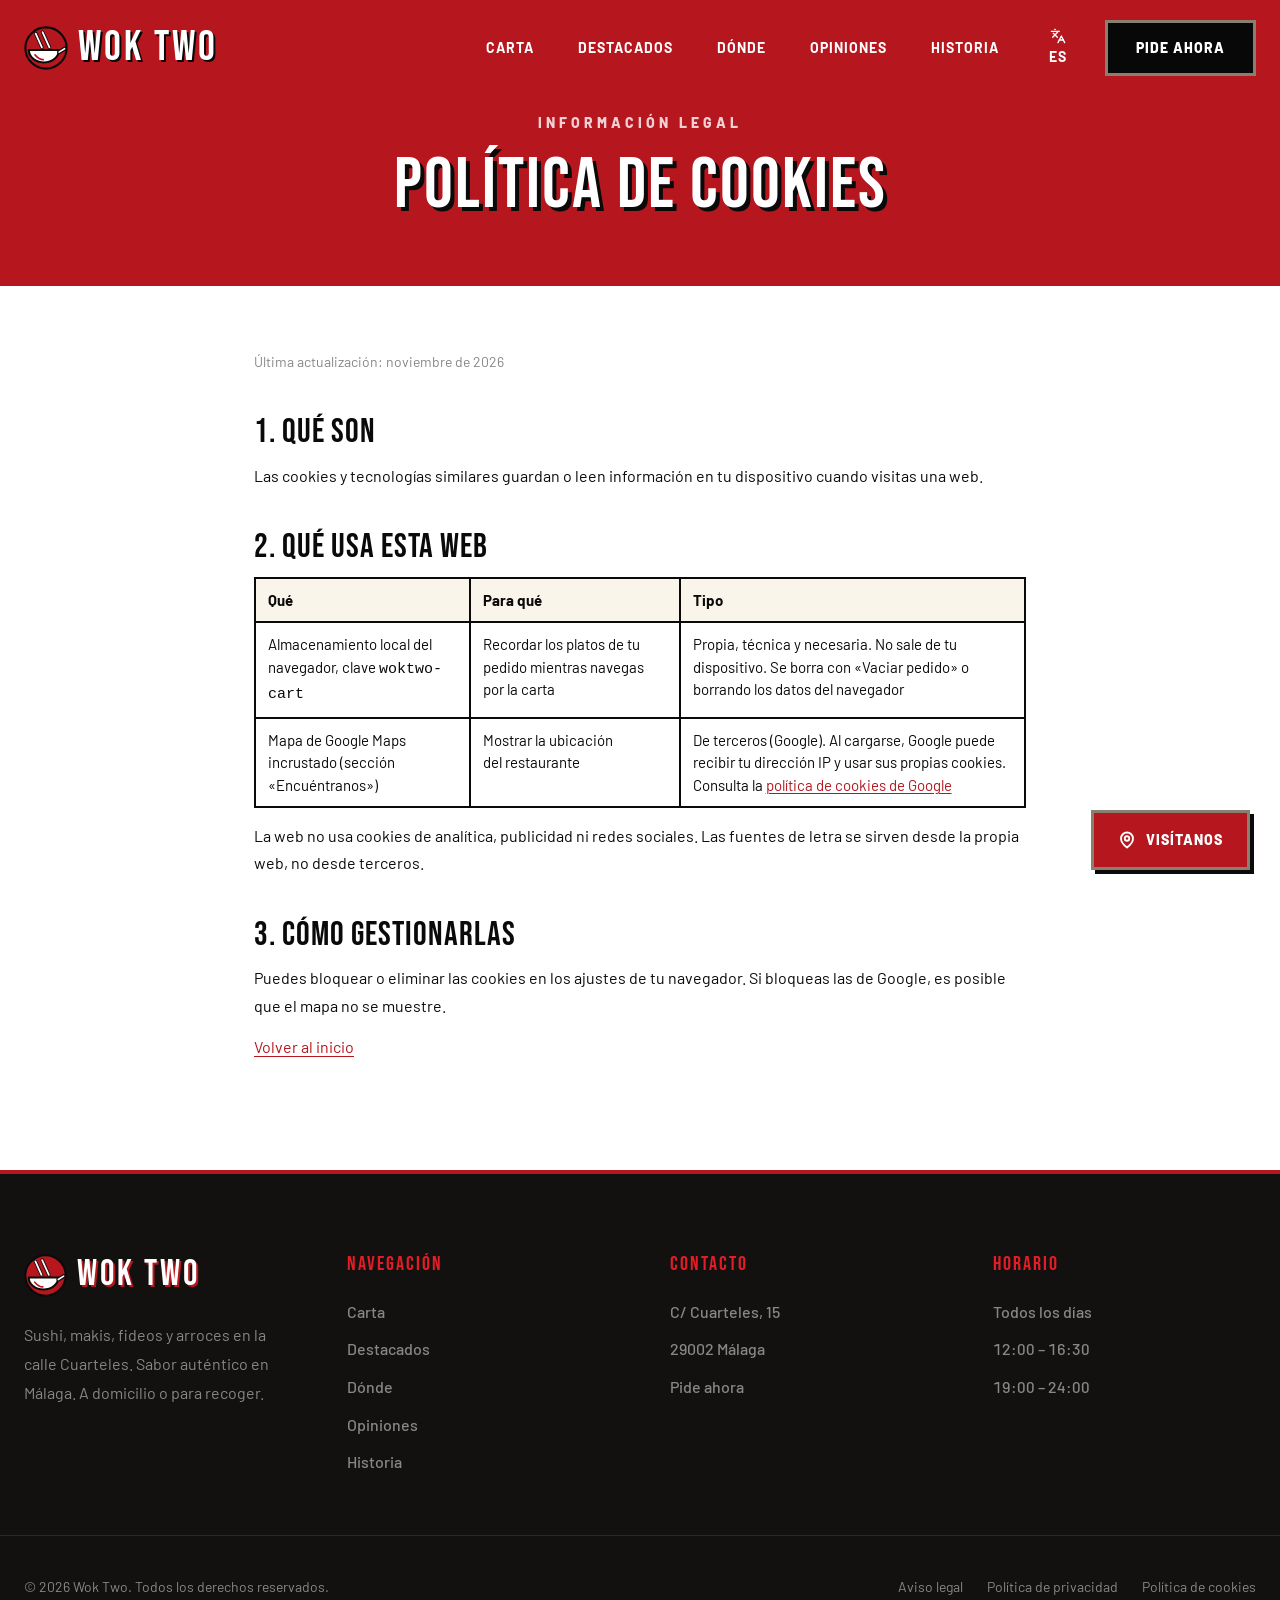
<file: cookies.html>
<!doctype html>
<html lang="es" data-hours="12:00-16:30,19:00-24:00">
<head>
<meta charset="utf-8">
<meta name="viewport" content="width=device-width, initial-scale=1">
<meta name="theme-color" content="#b6161e">
<title>Política de cookies · Wok Two</title>
<meta name="description" content="Qué cookies y tecnologías similares usa la web de Wok Two.">
<link rel="canonical" href="https://www.woktwo.es/cookies.html">
<link rel="alternate" hreflang="es" href="https://www.woktwo.es/cookies.html">
<link rel="alternate" hreflang="en" href="https://www.woktwo.es/en/cookies.html">
<link rel="alternate" hreflang="x-default" href="https://www.woktwo.es/cookies.html">
<link rel="icon" href="favicon.svg" type="image/svg+xml">
<meta property="og:type" content="website">
<meta property="og:site_name" content="Wok Two">
<meta property="og:title" content="Política de cookies · Wok Two">
<meta property="og:description" content="Qué cookies y tecnologías similares usa la web de Wok Two.">
<meta property="og:url" content="https://www.woktwo.es/cookies.html">
<meta property="og:image" content="https://www.woktwo.es/images/1f1b4ce9c8f69ddcaa09ad56c4c3ac72-1024.jpg">
<meta property="og:locale" content="es_ES">
<meta name="twitter:card" content="summary_large_image">
<link rel="stylesheet" href="fonts/fonts.css?v=56d5fe9d">
<link rel="stylesheet" href="styles.css?v=56d5fe9d">
<script>document.documentElement.classList.add('js');</script>
</head>
<body class="page-legal">
<a class="skip" href="#main">Ir al contenido</a>
<div class="progress" data-progress aria-hidden="true"></div>
<header class="nav" data-nav>
  <div class="container nav__in">
    <a class="nav__brand" href="index.html" aria-label="Wok Two, inicio"><img class="logo" src="logo.svg" alt="" width="40" height="40">Wok Two</a>
    <nav class="nav__links" aria-label="Principal"><a class="slide" href="carta.html" data-text="Carta"><span>Carta</span></a><a class="slide" href="index.html#destacados" data-text="Destacados"><span>Destacados</span></a><a class="slide" href="index.html#donde" data-text="Dónde"><span>Dónde</span></a><a class="slide" href="index.html#opiniones" data-text="Opiniones"><span>Opiniones</span></a><a class="slide" href="index.html#historia" data-text="Historia"><span>Historia</span></a><a class="slide slide--lang" href="en/cookies.html" hreflang="en" lang="en" aria-label="English version"><span><svg width="16" height="16" viewBox="0 0 24 24" fill="none" stroke="currentColor" stroke-width="2" stroke-linecap="round" stroke-linejoin="round" aria-hidden="true"><path d="m5 8 6 6"/><path d="m4 14 6-6 2-3"/><path d="M2 5h12"/><path d="M7 2h1"/><path d="m22 22-5-10-5 10"/><path d="M14 18h6"/></svg>ES</span><span class="roll-b" aria-hidden="true">ES</span></a></nav>
    <a class="nav__cta" href="carta.html" data-open-cart>Pide ahora</a>
    <button class="burger" type="button" aria-expanded="false" aria-controls="menu" data-burger><span></span><span></span><span></span><span class="visually-hidden">Menú</span></button>
  </div>
</header>
<div class="menu" id="menu" data-menu hidden>
  <nav aria-label="Móvil"><a href="index.html">Inicio</a><a href="carta.html">Carta</a><a href="index.html#destacados">Destacados</a><a href="index.html#donde">Dónde</a><a href="index.html#opiniones">Opiniones</a><a href="index.html#historia">Historia</a><a href="carta.html" data-open-cart>Pide ahora</a><a class="menu__lang" href="en/cookies.html" hreflang="en" lang="en" aria-label="English version"><svg width="16" height="16" viewBox="0 0 24 24" fill="none" stroke="currentColor" stroke-width="2" stroke-linecap="round" stroke-linejoin="round" aria-hidden="true"><path d="m5 8 6 6"/><path d="m4 14 6-6 2-3"/><path d="M2 5h12"/><path d="M7 2h1"/><path d="m22 22-5-10-5 10"/><path d="M14 18h6"/></svg>ES</a></nav>
</div>

<main id="main">
  <section class="phead phead--legal" aria-labelledby="h-legal">
    <div class="container"><span class="label">Información legal</span><h1 class="title-xl" id="h-legal">Política de cookies</h1></div>
  </section>
  <section class="legal">
    <div class="container">
<p class="legal__upd">Última actualización: noviembre de 2026</p>
<h2>1. Qué son</h2>
<p>Las cookies y tecnologías similares guardan o leen información en tu dispositivo cuando visitas una web.</p>
<h2>2. Qué usa esta web</h2>
<table>
  <tr><th>Qué</th><th>Para qué</th><th>Tipo</th></tr>
  <tr><td>Almacenamiento local del navegador, clave <code>woktwo-cart</code></td><td>Recordar los platos de tu pedido mientras navegas por la carta</td><td>Propia, técnica y necesaria. No sale de tu dispositivo. Se borra con «Vaciar pedido» o borrando los datos del navegador</td></tr>
  <tr><td>Mapa de Google Maps incrustado (sección «Encuéntranos»)</td><td>Mostrar la ubicación del restaurante</td><td>De terceros (Google). Al cargarse, Google puede recibir tu dirección IP y usar sus propias cookies. Consulta la <a href="https://policies.google.com/technologies/cookies" rel="noopener">política de cookies de Google</a></td></tr>
</table>
<p>La web no usa cookies de analítica, publicidad ni redes sociales. Las fuentes de letra se sirven desde la propia web, no desde terceros.</p>
<h2>3. Cómo gestionarlas</h2>
<p>Puedes bloquear o eliminar las cookies en los ajustes de tu navegador. Si bloqueas las de Google, es posible que el mapa no se muestre.</p>
      <p><a href="index.html">Volver al inicio</a></p>
    </div>
  </section>
</main>

<footer class="foot">
  <div class="container foot__grid">
    <div class="foot__brand"><a class="foot__logo" href="index.html"><img class="logo" src="logo.svg" alt="" width="44" height="44">Wok Two</a><p>Sushi, makis, fideos y arroces en la calle Cuarteles. Sabor auténtico en Málaga. A domicilio o para recoger.</p></div>
    <div class="foot__col"><h2>Navegación</h2><ul><li><a href="carta.html">Carta</a></li><li><a href="index.html#destacados">Destacados</a></li><li><a href="index.html#donde">Dónde</a></li><li><a href="index.html#opiniones">Opiniones</a></li><li><a href="index.html#historia">Historia</a></li></ul></div>
    <div class="foot__col"><h2>Contacto</h2><ul><li><a href="https://www.google.com/maps/search/?api=1&query=Wok%20Two%2C%20Calle%20Cuarteles%2015%2C%2029002%20M%C3%A1laga" rel="noopener">C/ Cuarteles, 15</a></li><li><a href="https://www.google.com/maps/search/?api=1&query=Wok%20Two%2C%20Calle%20Cuarteles%2015%2C%2029002%20M%C3%A1laga" rel="noopener">29002 Málaga</a></li><li><a href="carta.html" data-open-cart>Pide ahora</a></li></ul></div>
    <div class="foot__col"><h2>Horario</h2><ul><li>Todos los días</li><li class="num">12:00 – 16:30</li><li class="num">19:00 – 24:00</li></ul></div>
  </div>
  <div class="container foot__base"><p>© 2026 Wok Two. Todos los derechos reservados.</p><ul class="foot__legal" aria-label="Información legal"><li><a href="aviso-legal.html">Aviso legal</a></li><li><a href="privacidad.html">Política de privacidad</a></li><li><a href="cookies.html">Política de cookies</a></li></ul></div>
</footer>
<a class="visit" href="index.html#donde" data-visit><svg width="18" height="18" viewBox="0 0 24 24" fill="none" stroke="currentColor" stroke-width="2.5" stroke-linecap="round" stroke-linejoin="round" aria-hidden="true"><path d="M20 10c0 6-8 12-8 12s-8-6-8-12a8 8 0 0 1 16 0Z"/><circle cx="12" cy="10" r="3"/></svg><span>Visítanos</span></a>
<button type="button" class="cart-fab" data-open-cart hidden><span class="cart-fab__n" data-cart-count>0</span><span>Mi pedido</span><span class="cart-fab__t num" data-cart-fab-total></span></button>
<dialog class="cart" id="cart" aria-labelledby="cart-title" data-wa="34688122609">
  <form class="cart__in" novalidate>
    <header class="cart__head"><h2 id="cart-title">Tu pedido</h2><button type="button" class="cart__x" data-cart-close aria-label="Cerrar">×</button></header>
    <div class="cart__empty" data-cart-empty><p>Todavía no has añadido nada.</p><a class="cart__see" href="carta.html" data-cart-close>Ver la carta</a></div>
    <ul class="cart__list" data-cart-list></ul>
    <div class="cart__sum" data-cart-sum><span>Total</span><strong class="num" data-cart-total></strong></div>
    <div class="cart__fields" data-cart-fields>
      <p class="cart__info">Pedido para recoger en Calle Cuarteles 15, Málaga. Pagas en el local al recoger.</p>
      <label>Nombre<input name="name" autocomplete="name" required maxlength="60"></label>
      <label>Teléfono<input name="phone" type="tel" autocomplete="tel" inputmode="tel" required maxlength="20"></label>
      <label>Hora de recogida<select name="time" data-cart-time required></select></label>
      <label>Notas (opcional)<textarea name="notes" rows="2" maxlength="200" placeholder="Alergias, sin cebolla…"></textarea></label>
      <p class="cart__legal">Usaremos tu nombre, teléfono y notas (incluidas las alergias, si las escribes) solo para preparar tu pedido. Responsable: [RAZÓN SOCIAL O NOMBRE Y APELLIDOS DEL TITULAR]. El pedido se envía desde tu WhatsApp, que gestiona Meta. Más información en la <a href="privacidad.html">política de privacidad</a>.</p>
      <p class="cart__err" role="alert" data-cart-err></p>
      <button type="submit" class="cart__send">Enviar pedido por WhatsApp</button>
      <button type="button" class="cart__clear" data-cart-clear>Vaciar pedido</button>
    </div>
  </form>
</dialog>
<script type="application/json" id="catalog">[["Menú 1, 12 unidades","Set Menu 1, 12 pieces",12],["Menú 2, 9 unidades","Set Menu 2, 9 pieces",9.95],["Menú 3, 11 unidades","Set Menu 3, 11 pieces",10.5],["Menú 4, 11 unidades","Set Menu 4, 11 pieces",11.5],["Menú 5, 16 unidades","Set Menu 5, 16 pieces",13.95],["Menú 6, 18 unidades","Set Menu 6, 18 pieces",13.95],["Menú 7, 18 unidades","Set Menu 7, 18 pieces",14.95],["Menú 8, 18 unidades","Set Menu 8, 18 pieces",15.5],["Menú 9, 18 unidades","Set Menu 9, 18 pieces",14.95],["Menú 10, 12 unidades","Set Menu 10, 12 pieces",11.5],["Menú 11, 40 unidades","Set Menu 11, 40 pieces",32],["Menú 12, 18 unidades","Set Menu 12, 18 pieces",14.5],["Menú 13, 20 unidades","Set Menu 13, 20 pieces",14.2],["Plato Grande, 56 unidades","Large Platter, 56 pieces",39],["Ensalada de Pepino","Cucumber Salad",3.2],["Rollitos Primavera","Spring Rolls",2.3],["Empanadillas Chinas","Chinese Dumplings",3.5],["Alitas de Pollo, 3 piezas","Chicken Wings, 3 pieces",4.5],["Pan de Gambas","Prawn Crackers",1.5],["Rainbow Roll, 9 unidades","Rainbow Roll, 9 pieces",9.9],["Nigiri de Anguila, 2 piezas","Eel Nigiri, 2 pieces",3.2],["Nigiri de Langostino, 2 piezas","Prawn Nigiri, 2 pieces",3.2],["Nigiri de Atún, 2 piezas","Tuna Nigiri, 2 pieces",3.2],["Nigiri de Salmón, 2 piezas","Salmon Nigiri, 2 pieces",3.2],["Nigiri de Salmón, 6 unidades","Salmon Nigiri, 6 pieces",7.8],["Maki Variado, 16 unidades","Assorted Maki, 16 pieces",7.5],["Maki Salmón, 16 unidades","Salmon Maki, 16 pieces",7.8],["Maki Aguacate, 16 unidades","Avocado Maki, 16 pieces",7.5],["Maki Variado, 8 unidades","Assorted Maki, 8 pieces",4],["Maki Salmón, 8 unidades","Salmon Maki, 8 pieces",4],["Maki Aguacate, 8 unidades","Avocado Maki, 8 pieces",4],["Maki de Salmón, 2 unidades","Salmon Maki, 2 pieces",1.5],["Maki de Atún, 2 unidades","Tuna Maki, 2 pieces",1.5],["Maki de Gambas, 2 unidades","Prawn Maki, 2 pieces",1.5],["Maki de Aguacate, 2 unidades","Avocado Maki, 2 pieces",1.5],["Futo Maki, 5 unidades","Futo Maki, 5 pieces",6],["Tallarines con Huevo y Verduras, pequeño","Noodles with Egg and Vegetables, small",3.4],["Tallarines con Huevo y Verduras, grande","Noodles with Egg and Vegetables, large",3.9],["Fideos con Verduras","Vermicelli with Vegetables",5],["Tallarines con Pechuga de Pollo","Noodles with Chicken Breast",5.6],["Tallarines con Pato","Noodles with Duck",6.5],["Fideos con Langostino","Vermicelli with Prawns",6.5],["Tallarines con Marisco","Noodles with Seafood",6.2],["Tallarines con Muslo de Pollo","Noodles with Chicken Thigh",6],["Fideos Fritos con Ternera","Fried Vermicelli with Beef",7.5],["Fideos Fritos con Pollo","Fried Vermicelli with Chicken",7],["Tallarines Fritos con Ternera","Fried Noodles with Beef",7.5],["Tallarines Fritos con Pollo","Fried Noodles with Chicken",6.8],["Arroz Frito Tres Delicias, pequeño","Three Delights Fried Rice, small",3.4],["Arroz Frito Tres Delicias, grande","Three Delights Fried Rice, large",3.9],["Arroz Frito con Verduras","Vegetable Fried Rice",3.95],["Arroz Frito con Pollo","Chicken Fried Rice",5.2],["Arroz Bulgogi Blanco con Ternera","White Rice with Beef Bulgogi",6.5],["Arroz Frito con Pollo Curry al Estilo Tailandés","Thai-Style Chicken Curry Fried Rice",6.5],["Arroz Frito con Marisco","Seafood Fried Rice",6.2],["Arroz Frito con Ternera","Beef Fried Rice",6.9],["Arroz Frito Estilo Tailandés","Thai-Style Fried Rice",6.5],["Arroz Frito Estilo Cantonés","Cantonese-Style Fried Rice",6.8],["Solomillo de Pollo","Chicken Tenderloin",3.95],["Pollo con Almendras","Chicken with Almonds",6.5],["Langostino Frito, 10 piezas","Fried Prawns, 10 pieces",5],["Tempura de Langostinos Roll, 8 unidades","Prawn Tempura Roll, 8 pieces",5.9],["California con Cebolla, 9 unidades","California with Onion, 9 pieces",5.9],["Ternera con Bambú y Setas Chinas","Beef with Bamboo and Chinese Mushrooms",7],["Salmón Rollo con Queso, 9 unidades","Salmon and Cheese Roll, 9 pieces",7.5],["California Salmón, 9 unidades","Salmon California, 9 pieces",6.5],["California Pollo, 9 unidades","Chicken California, 9 pieces",6.95],["California Wakame, 9 unidades","Wakame California, 9 pieces",6.9],["Spicy California, 9 unidades","Spicy California, 9 pieces",5.9],["Salmón Uramaki, 9 unidades","Salmon Uramaki, 9 pieces",8.8],["Ternera con Salsa Ostras","Beef in Oyster Sauce",7],["California Wakame, 12 unidades","Wakame California, 12 pieces",9],["Avocado Roll, 9 unidades","Avocado Roll, 9 pieces",8.2],["Temaki, 1 unidad","Temaki, 1 piece",4.5],["Tartar","Tartare",8.2],["Patatas y Solomillo de Pollo con Salsa","Potatoes and Chicken Tenderloin with Sauce",4.5],["Patatas Lux","Lux Potato Wedges",3.8],["Patatas y Huevo con Salsa","Potatoes and Egg with Sauce",4.2],["Coca Cola Sabor Original, lata 330 ml","Coca-Cola Original Taste, 330 ml can",2.8],["Monster Energy Original, lata 500 ml","Monster Energy Original, 500 ml can",3],["Fanta Naranja, lata 330 ml","Fanta Orange, 330 ml can",2.8],["Sprite, lata 330 ml","Sprite, 330 ml can",2.8],["Agua, botella","Water, bottle",1.5],["Cerveza","Beer",2.8]]</script>
<script src="app.js?v=56d5fe9d"></script>
<script src="cart.js?v=56d5fe9d"></script>
</body>
</html>
</file>
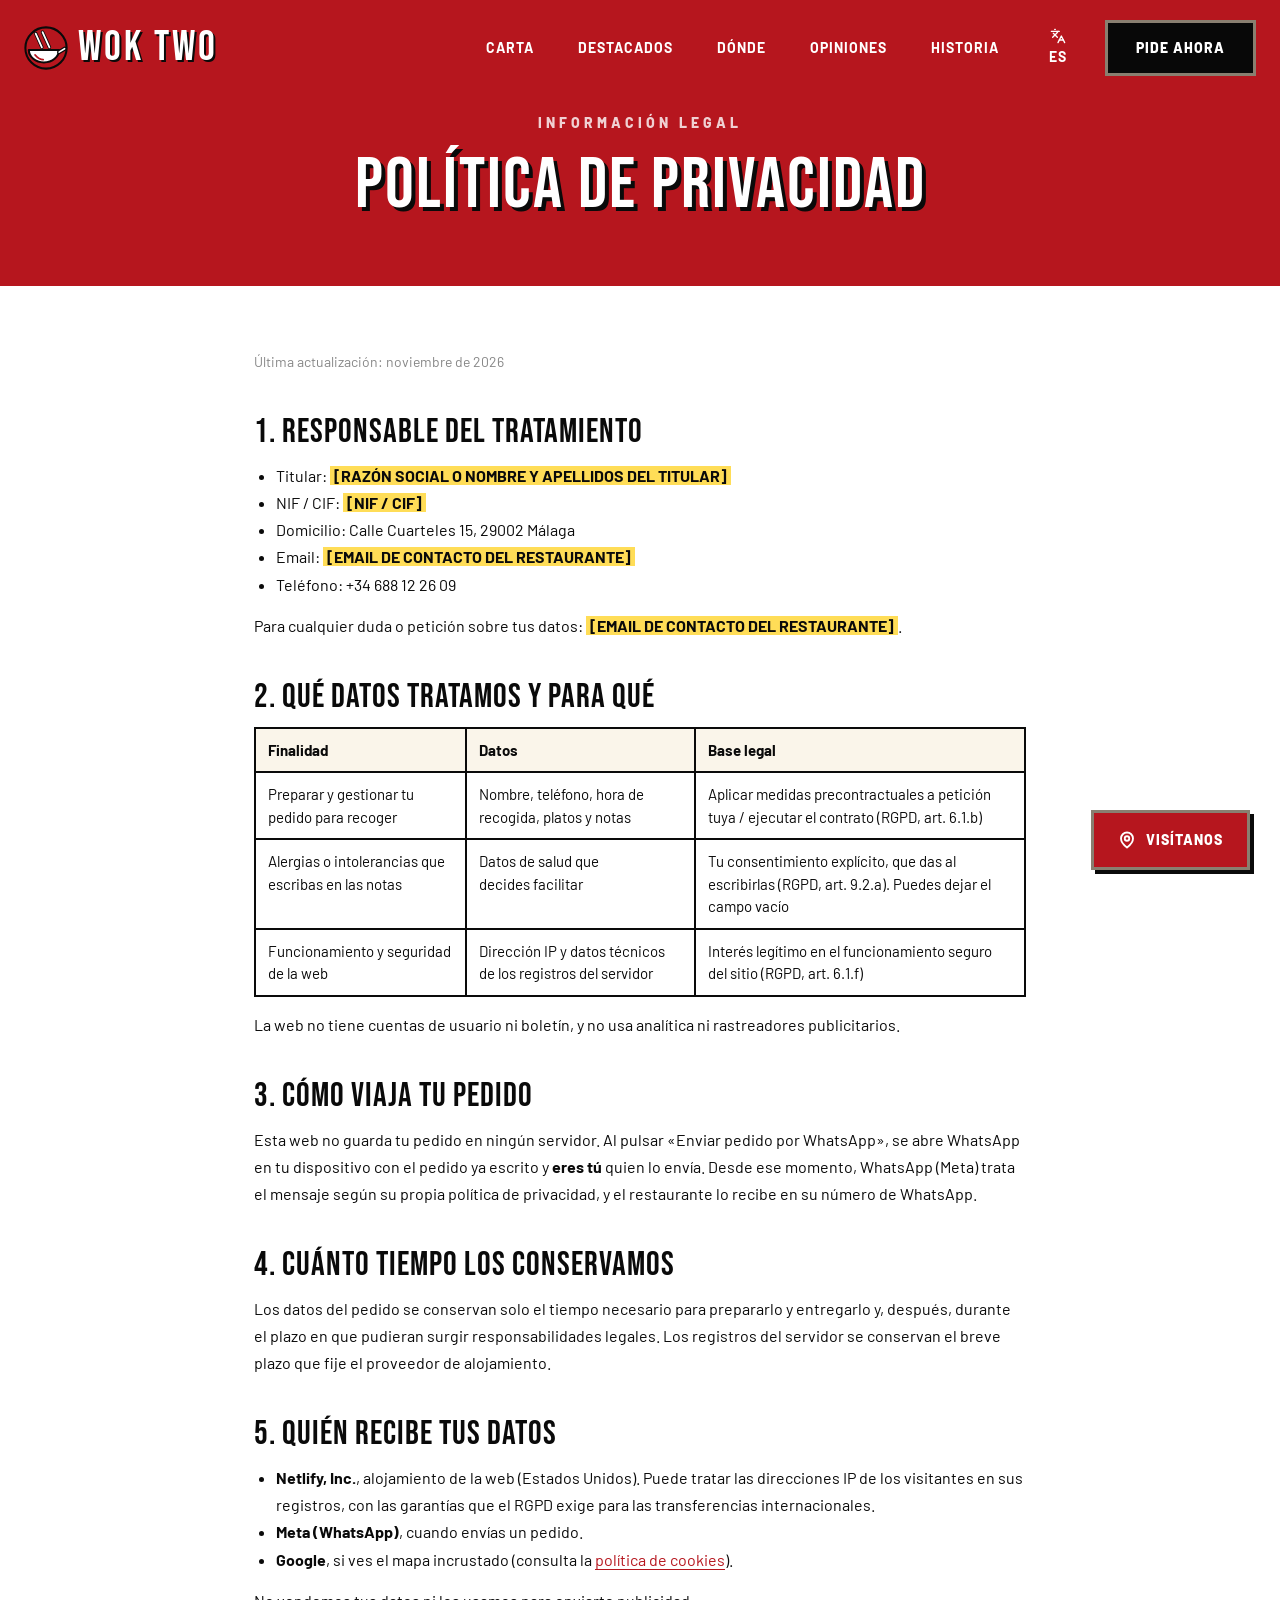
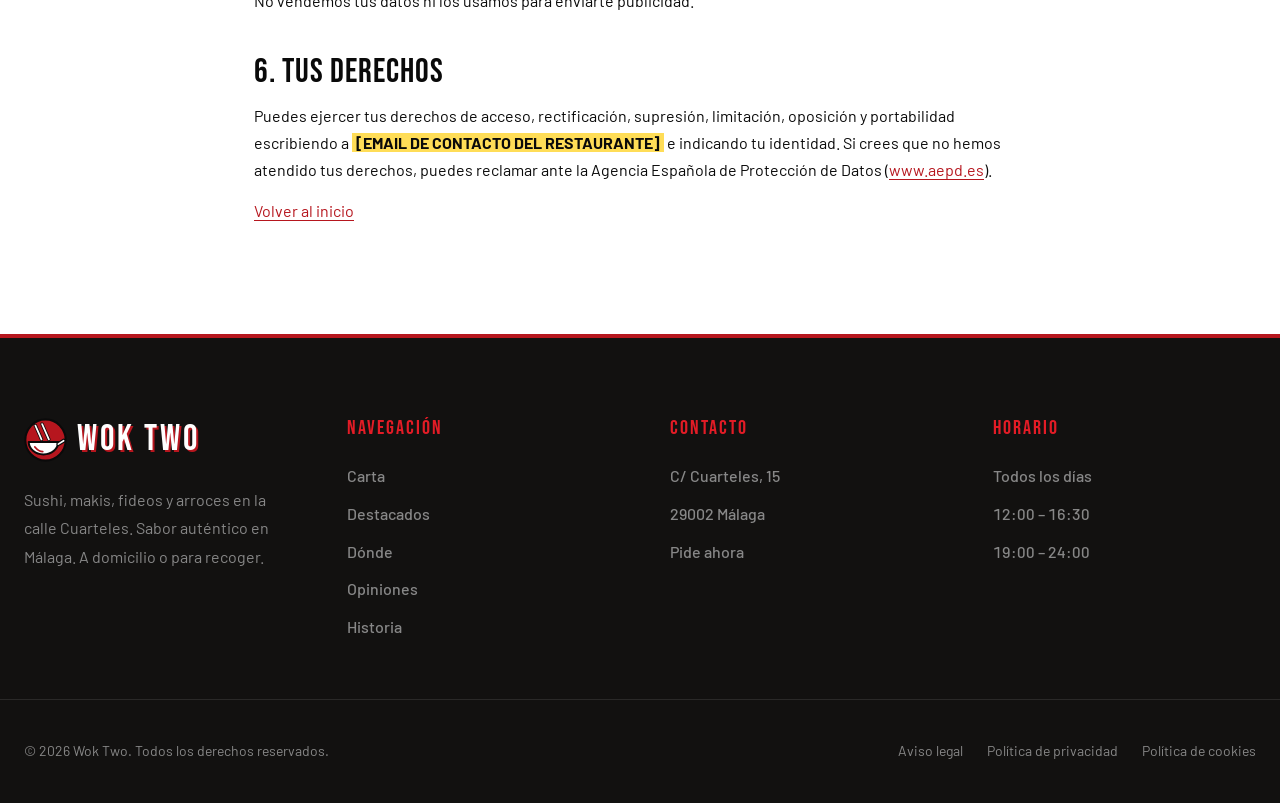
<file: privacidad.html>
<!doctype html>
<html lang="es" data-hours="12:00-16:30,19:00-24:00">
<head>
<meta charset="utf-8">
<meta name="viewport" content="width=device-width, initial-scale=1">
<meta name="theme-color" content="#b6161e">
<title>Política de privacidad · Wok Two</title>
<meta name="description" content="Cómo trata Wok Two los datos personales de quienes visitan la web y hacen pedidos para recoger.">
<link rel="canonical" href="https://www.woktwo.es/privacidad.html">
<link rel="alternate" hreflang="es" href="https://www.woktwo.es/privacidad.html">
<link rel="alternate" hreflang="en" href="https://www.woktwo.es/en/privacidad.html">
<link rel="alternate" hreflang="x-default" href="https://www.woktwo.es/privacidad.html">
<link rel="icon" href="favicon.svg" type="image/svg+xml">
<meta property="og:type" content="website">
<meta property="og:site_name" content="Wok Two">
<meta property="og:title" content="Política de privacidad · Wok Two">
<meta property="og:description" content="Cómo trata Wok Two los datos personales de quienes visitan la web y hacen pedidos para recoger.">
<meta property="og:url" content="https://www.woktwo.es/privacidad.html">
<meta property="og:image" content="https://www.woktwo.es/images/1f1b4ce9c8f69ddcaa09ad56c4c3ac72-1024.jpg">
<meta property="og:locale" content="es_ES">
<meta name="twitter:card" content="summary_large_image">
<link rel="stylesheet" href="fonts/fonts.css?v=56d5fe9d">
<link rel="stylesheet" href="styles.css?v=56d5fe9d">
<script>document.documentElement.classList.add('js');</script>
</head>
<body class="page-legal">
<a class="skip" href="#main">Ir al contenido</a>
<div class="progress" data-progress aria-hidden="true"></div>
<header class="nav" data-nav>
  <div class="container nav__in">
    <a class="nav__brand" href="index.html" aria-label="Wok Two, inicio"><img class="logo" src="logo.svg" alt="" width="40" height="40">Wok Two</a>
    <nav class="nav__links" aria-label="Principal"><a class="slide" href="carta.html" data-text="Carta"><span>Carta</span></a><a class="slide" href="index.html#destacados" data-text="Destacados"><span>Destacados</span></a><a class="slide" href="index.html#donde" data-text="Dónde"><span>Dónde</span></a><a class="slide" href="index.html#opiniones" data-text="Opiniones"><span>Opiniones</span></a><a class="slide" href="index.html#historia" data-text="Historia"><span>Historia</span></a><a class="slide slide--lang" href="en/privacidad.html" hreflang="en" lang="en" aria-label="English version"><span><svg width="16" height="16" viewBox="0 0 24 24" fill="none" stroke="currentColor" stroke-width="2" stroke-linecap="round" stroke-linejoin="round" aria-hidden="true"><path d="m5 8 6 6"/><path d="m4 14 6-6 2-3"/><path d="M2 5h12"/><path d="M7 2h1"/><path d="m22 22-5-10-5 10"/><path d="M14 18h6"/></svg>ES</span><span class="roll-b" aria-hidden="true">ES</span></a></nav>
    <a class="nav__cta" href="carta.html" data-open-cart>Pide ahora</a>
    <button class="burger" type="button" aria-expanded="false" aria-controls="menu" data-burger><span></span><span></span><span></span><span class="visually-hidden">Menú</span></button>
  </div>
</header>
<div class="menu" id="menu" data-menu hidden>
  <nav aria-label="Móvil"><a href="index.html">Inicio</a><a href="carta.html">Carta</a><a href="index.html#destacados">Destacados</a><a href="index.html#donde">Dónde</a><a href="index.html#opiniones">Opiniones</a><a href="index.html#historia">Historia</a><a href="carta.html" data-open-cart>Pide ahora</a><a class="menu__lang" href="en/privacidad.html" hreflang="en" lang="en" aria-label="English version"><svg width="16" height="16" viewBox="0 0 24 24" fill="none" stroke="currentColor" stroke-width="2" stroke-linecap="round" stroke-linejoin="round" aria-hidden="true"><path d="m5 8 6 6"/><path d="m4 14 6-6 2-3"/><path d="M2 5h12"/><path d="M7 2h1"/><path d="m22 22-5-10-5 10"/><path d="M14 18h6"/></svg>ES</a></nav>
</div>

<main id="main">
  <section class="phead phead--legal" aria-labelledby="h-legal">
    <div class="container"><span class="label">Información legal</span><h1 class="title-xl" id="h-legal">Política de privacidad</h1></div>
  </section>
  <section class="legal">
    <div class="container">
<p class="legal__upd">Última actualización: noviembre de 2026</p>
<h2>1. Responsable del tratamiento</h2>
<ul>
    <li>Titular: <mark>[RAZÓN SOCIAL O NOMBRE Y APELLIDOS DEL TITULAR]</mark></li>
    <li>NIF / CIF: <mark>[NIF / CIF]</mark></li>
    <li>Domicilio: Calle Cuarteles 15, 29002 Málaga</li>
    <li>Email: <mark>[EMAIL DE CONTACTO DEL RESTAURANTE]</mark></li>
    <li>Teléfono: +34 688 12 26 09</li>
  </ul>
<p>Para cualquier duda o petición sobre tus datos: <mark>[EMAIL DE CONTACTO DEL RESTAURANTE]</mark>.</p>
<h2>2. Qué datos tratamos y para qué</h2>
<table>
  <tr><th>Finalidad</th><th>Datos</th><th>Base legal</th></tr>
  <tr><td>Preparar y gestionar tu pedido para recoger</td><td>Nombre, teléfono, hora de recogida, platos y notas</td><td>Aplicar medidas precontractuales a petición tuya / ejecutar el contrato (RGPD, art. 6.1.b)</td></tr>
  <tr><td>Alergias o intolerancias que escribas en las notas</td><td>Datos de salud que decides facilitar</td><td>Tu consentimiento explícito, que das al escribirlas (RGPD, art. 9.2.a). Puedes dejar el campo vacío</td></tr>
  <tr><td>Funcionamiento y seguridad de la web</td><td>Dirección IP y datos técnicos de los registros del servidor</td><td>Interés legítimo en el funcionamiento seguro del sitio (RGPD, art. 6.1.f)</td></tr>
</table>
<p>La web no tiene cuentas de usuario ni boletín, y no usa analítica ni rastreadores publicitarios.</p>
<h2>3. Cómo viaja tu pedido</h2>
<p>Esta web no guarda tu pedido en ningún servidor. Al pulsar «Enviar pedido por WhatsApp», se abre WhatsApp en tu dispositivo con el pedido ya escrito y <strong>eres tú</strong> quien lo envía. Desde ese momento, WhatsApp (Meta) trata el mensaje según su propia política de privacidad, y el restaurante lo recibe en su número de WhatsApp.</p>
<h2>4. Cuánto tiempo los conservamos</h2>
<p>Los datos del pedido se conservan solo el tiempo necesario para prepararlo y entregarlo y, después, durante el plazo en que pudieran surgir responsabilidades legales. Los registros del servidor se conservan el breve plazo que fije el proveedor de alojamiento.</p>
<h2>5. Quién recibe tus datos</h2>
<ul>
  <li><strong>Netlify, Inc.</strong>, alojamiento de la web (Estados Unidos). Puede tratar las direcciones IP de los visitantes en sus registros, con las garantías que el RGPD exige para las transferencias internacionales.</li>
  <li><strong>Meta (WhatsApp)</strong>, cuando envías un pedido.</li>
  <li><strong>Google</strong>, si ves el mapa incrustado (consulta la <a href="cookies.html">política de cookies</a>).</li>
</ul>
<p>No vendemos tus datos ni los usamos para enviarte publicidad.</p>
<h2>6. Tus derechos</h2>
<p>Puedes ejercer tus derechos de acceso, rectificación, supresión, limitación, oposición y portabilidad escribiendo a <mark>[EMAIL DE CONTACTO DEL RESTAURANTE]</mark> e indicando tu identidad. Si crees que no hemos atendido tus derechos, puedes reclamar ante la Agencia Española de Protección de Datos (<a href="https://www.aepd.es" rel="noopener">www.aepd.es</a>).</p>
      <p><a href="index.html">Volver al inicio</a></p>
    </div>
  </section>
</main>

<footer class="foot">
  <div class="container foot__grid">
    <div class="foot__brand"><a class="foot__logo" href="index.html"><img class="logo" src="logo.svg" alt="" width="44" height="44">Wok Two</a><p>Sushi, makis, fideos y arroces en la calle Cuarteles. Sabor auténtico en Málaga. A domicilio o para recoger.</p></div>
    <div class="foot__col"><h2>Navegación</h2><ul><li><a href="carta.html">Carta</a></li><li><a href="index.html#destacados">Destacados</a></li><li><a href="index.html#donde">Dónde</a></li><li><a href="index.html#opiniones">Opiniones</a></li><li><a href="index.html#historia">Historia</a></li></ul></div>
    <div class="foot__col"><h2>Contacto</h2><ul><li><a href="https://www.google.com/maps/search/?api=1&query=Wok%20Two%2C%20Calle%20Cuarteles%2015%2C%2029002%20M%C3%A1laga" rel="noopener">C/ Cuarteles, 15</a></li><li><a href="https://www.google.com/maps/search/?api=1&query=Wok%20Two%2C%20Calle%20Cuarteles%2015%2C%2029002%20M%C3%A1laga" rel="noopener">29002 Málaga</a></li><li><a href="carta.html" data-open-cart>Pide ahora</a></li></ul></div>
    <div class="foot__col"><h2>Horario</h2><ul><li>Todos los días</li><li class="num">12:00 – 16:30</li><li class="num">19:00 – 24:00</li></ul></div>
  </div>
  <div class="container foot__base"><p>© 2026 Wok Two. Todos los derechos reservados.</p><ul class="foot__legal" aria-label="Información legal"><li><a href="aviso-legal.html">Aviso legal</a></li><li><a href="privacidad.html">Política de privacidad</a></li><li><a href="cookies.html">Política de cookies</a></li></ul></div>
</footer>
<a class="visit" href="index.html#donde" data-visit><svg width="18" height="18" viewBox="0 0 24 24" fill="none" stroke="currentColor" stroke-width="2.5" stroke-linecap="round" stroke-linejoin="round" aria-hidden="true"><path d="M20 10c0 6-8 12-8 12s-8-6-8-12a8 8 0 0 1 16 0Z"/><circle cx="12" cy="10" r="3"/></svg><span>Visítanos</span></a>
<button type="button" class="cart-fab" data-open-cart hidden><span class="cart-fab__n" data-cart-count>0</span><span>Mi pedido</span><span class="cart-fab__t num" data-cart-fab-total></span></button>
<dialog class="cart" id="cart" aria-labelledby="cart-title" data-wa="34688122609">
  <form class="cart__in" novalidate>
    <header class="cart__head"><h2 id="cart-title">Tu pedido</h2><button type="button" class="cart__x" data-cart-close aria-label="Cerrar">×</button></header>
    <div class="cart__empty" data-cart-empty><p>Todavía no has añadido nada.</p><a class="cart__see" href="carta.html" data-cart-close>Ver la carta</a></div>
    <ul class="cart__list" data-cart-list></ul>
    <div class="cart__sum" data-cart-sum><span>Total</span><strong class="num" data-cart-total></strong></div>
    <div class="cart__fields" data-cart-fields>
      <p class="cart__info">Pedido para recoger en Calle Cuarteles 15, Málaga. Pagas en el local al recoger.</p>
      <label>Nombre<input name="name" autocomplete="name" required maxlength="60"></label>
      <label>Teléfono<input name="phone" type="tel" autocomplete="tel" inputmode="tel" required maxlength="20"></label>
      <label>Hora de recogida<select name="time" data-cart-time required></select></label>
      <label>Notas (opcional)<textarea name="notes" rows="2" maxlength="200" placeholder="Alergias, sin cebolla…"></textarea></label>
      <p class="cart__legal">Usaremos tu nombre, teléfono y notas (incluidas las alergias, si las escribes) solo para preparar tu pedido. Responsable: [RAZÓN SOCIAL O NOMBRE Y APELLIDOS DEL TITULAR]. El pedido se envía desde tu WhatsApp, que gestiona Meta. Más información en la <a href="privacidad.html">política de privacidad</a>.</p>
      <p class="cart__err" role="alert" data-cart-err></p>
      <button type="submit" class="cart__send">Enviar pedido por WhatsApp</button>
      <button type="button" class="cart__clear" data-cart-clear>Vaciar pedido</button>
    </div>
  </form>
</dialog>
<script type="application/json" id="catalog">[["Menú 1, 12 unidades","Set Menu 1, 12 pieces",12],["Menú 2, 9 unidades","Set Menu 2, 9 pieces",9.95],["Menú 3, 11 unidades","Set Menu 3, 11 pieces",10.5],["Menú 4, 11 unidades","Set Menu 4, 11 pieces",11.5],["Menú 5, 16 unidades","Set Menu 5, 16 pieces",13.95],["Menú 6, 18 unidades","Set Menu 6, 18 pieces",13.95],["Menú 7, 18 unidades","Set Menu 7, 18 pieces",14.95],["Menú 8, 18 unidades","Set Menu 8, 18 pieces",15.5],["Menú 9, 18 unidades","Set Menu 9, 18 pieces",14.95],["Menú 10, 12 unidades","Set Menu 10, 12 pieces",11.5],["Menú 11, 40 unidades","Set Menu 11, 40 pieces",32],["Menú 12, 18 unidades","Set Menu 12, 18 pieces",14.5],["Menú 13, 20 unidades","Set Menu 13, 20 pieces",14.2],["Plato Grande, 56 unidades","Large Platter, 56 pieces",39],["Ensalada de Pepino","Cucumber Salad",3.2],["Rollitos Primavera","Spring Rolls",2.3],["Empanadillas Chinas","Chinese Dumplings",3.5],["Alitas de Pollo, 3 piezas","Chicken Wings, 3 pieces",4.5],["Pan de Gambas","Prawn Crackers",1.5],["Rainbow Roll, 9 unidades","Rainbow Roll, 9 pieces",9.9],["Nigiri de Anguila, 2 piezas","Eel Nigiri, 2 pieces",3.2],["Nigiri de Langostino, 2 piezas","Prawn Nigiri, 2 pieces",3.2],["Nigiri de Atún, 2 piezas","Tuna Nigiri, 2 pieces",3.2],["Nigiri de Salmón, 2 piezas","Salmon Nigiri, 2 pieces",3.2],["Nigiri de Salmón, 6 unidades","Salmon Nigiri, 6 pieces",7.8],["Maki Variado, 16 unidades","Assorted Maki, 16 pieces",7.5],["Maki Salmón, 16 unidades","Salmon Maki, 16 pieces",7.8],["Maki Aguacate, 16 unidades","Avocado Maki, 16 pieces",7.5],["Maki Variado, 8 unidades","Assorted Maki, 8 pieces",4],["Maki Salmón, 8 unidades","Salmon Maki, 8 pieces",4],["Maki Aguacate, 8 unidades","Avocado Maki, 8 pieces",4],["Maki de Salmón, 2 unidades","Salmon Maki, 2 pieces",1.5],["Maki de Atún, 2 unidades","Tuna Maki, 2 pieces",1.5],["Maki de Gambas, 2 unidades","Prawn Maki, 2 pieces",1.5],["Maki de Aguacate, 2 unidades","Avocado Maki, 2 pieces",1.5],["Futo Maki, 5 unidades","Futo Maki, 5 pieces",6],["Tallarines con Huevo y Verduras, pequeño","Noodles with Egg and Vegetables, small",3.4],["Tallarines con Huevo y Verduras, grande","Noodles with Egg and Vegetables, large",3.9],["Fideos con Verduras","Vermicelli with Vegetables",5],["Tallarines con Pechuga de Pollo","Noodles with Chicken Breast",5.6],["Tallarines con Pato","Noodles with Duck",6.5],["Fideos con Langostino","Vermicelli with Prawns",6.5],["Tallarines con Marisco","Noodles with Seafood",6.2],["Tallarines con Muslo de Pollo","Noodles with Chicken Thigh",6],["Fideos Fritos con Ternera","Fried Vermicelli with Beef",7.5],["Fideos Fritos con Pollo","Fried Vermicelli with Chicken",7],["Tallarines Fritos con Ternera","Fried Noodles with Beef",7.5],["Tallarines Fritos con Pollo","Fried Noodles with Chicken",6.8],["Arroz Frito Tres Delicias, pequeño","Three Delights Fried Rice, small",3.4],["Arroz Frito Tres Delicias, grande","Three Delights Fried Rice, large",3.9],["Arroz Frito con Verduras","Vegetable Fried Rice",3.95],["Arroz Frito con Pollo","Chicken Fried Rice",5.2],["Arroz Bulgogi Blanco con Ternera","White Rice with Beef Bulgogi",6.5],["Arroz Frito con Pollo Curry al Estilo Tailandés","Thai-Style Chicken Curry Fried Rice",6.5],["Arroz Frito con Marisco","Seafood Fried Rice",6.2],["Arroz Frito con Ternera","Beef Fried Rice",6.9],["Arroz Frito Estilo Tailandés","Thai-Style Fried Rice",6.5],["Arroz Frito Estilo Cantonés","Cantonese-Style Fried Rice",6.8],["Solomillo de Pollo","Chicken Tenderloin",3.95],["Pollo con Almendras","Chicken with Almonds",6.5],["Langostino Frito, 10 piezas","Fried Prawns, 10 pieces",5],["Tempura de Langostinos Roll, 8 unidades","Prawn Tempura Roll, 8 pieces",5.9],["California con Cebolla, 9 unidades","California with Onion, 9 pieces",5.9],["Ternera con Bambú y Setas Chinas","Beef with Bamboo and Chinese Mushrooms",7],["Salmón Rollo con Queso, 9 unidades","Salmon and Cheese Roll, 9 pieces",7.5],["California Salmón, 9 unidades","Salmon California, 9 pieces",6.5],["California Pollo, 9 unidades","Chicken California, 9 pieces",6.95],["California Wakame, 9 unidades","Wakame California, 9 pieces",6.9],["Spicy California, 9 unidades","Spicy California, 9 pieces",5.9],["Salmón Uramaki, 9 unidades","Salmon Uramaki, 9 pieces",8.8],["Ternera con Salsa Ostras","Beef in Oyster Sauce",7],["California Wakame, 12 unidades","Wakame California, 12 pieces",9],["Avocado Roll, 9 unidades","Avocado Roll, 9 pieces",8.2],["Temaki, 1 unidad","Temaki, 1 piece",4.5],["Tartar","Tartare",8.2],["Patatas y Solomillo de Pollo con Salsa","Potatoes and Chicken Tenderloin with Sauce",4.5],["Patatas Lux","Lux Potato Wedges",3.8],["Patatas y Huevo con Salsa","Potatoes and Egg with Sauce",4.2],["Coca Cola Sabor Original, lata 330 ml","Coca-Cola Original Taste, 330 ml can",2.8],["Monster Energy Original, lata 500 ml","Monster Energy Original, 500 ml can",3],["Fanta Naranja, lata 330 ml","Fanta Orange, 330 ml can",2.8],["Sprite, lata 330 ml","Sprite, 330 ml can",2.8],["Agua, botella","Water, bottle",1.5],["Cerveza","Beer",2.8]]</script>
<script src="app.js?v=56d5fe9d"></script>
<script src="cart.js?v=56d5fe9d"></script>
</body>
</html>
</file>
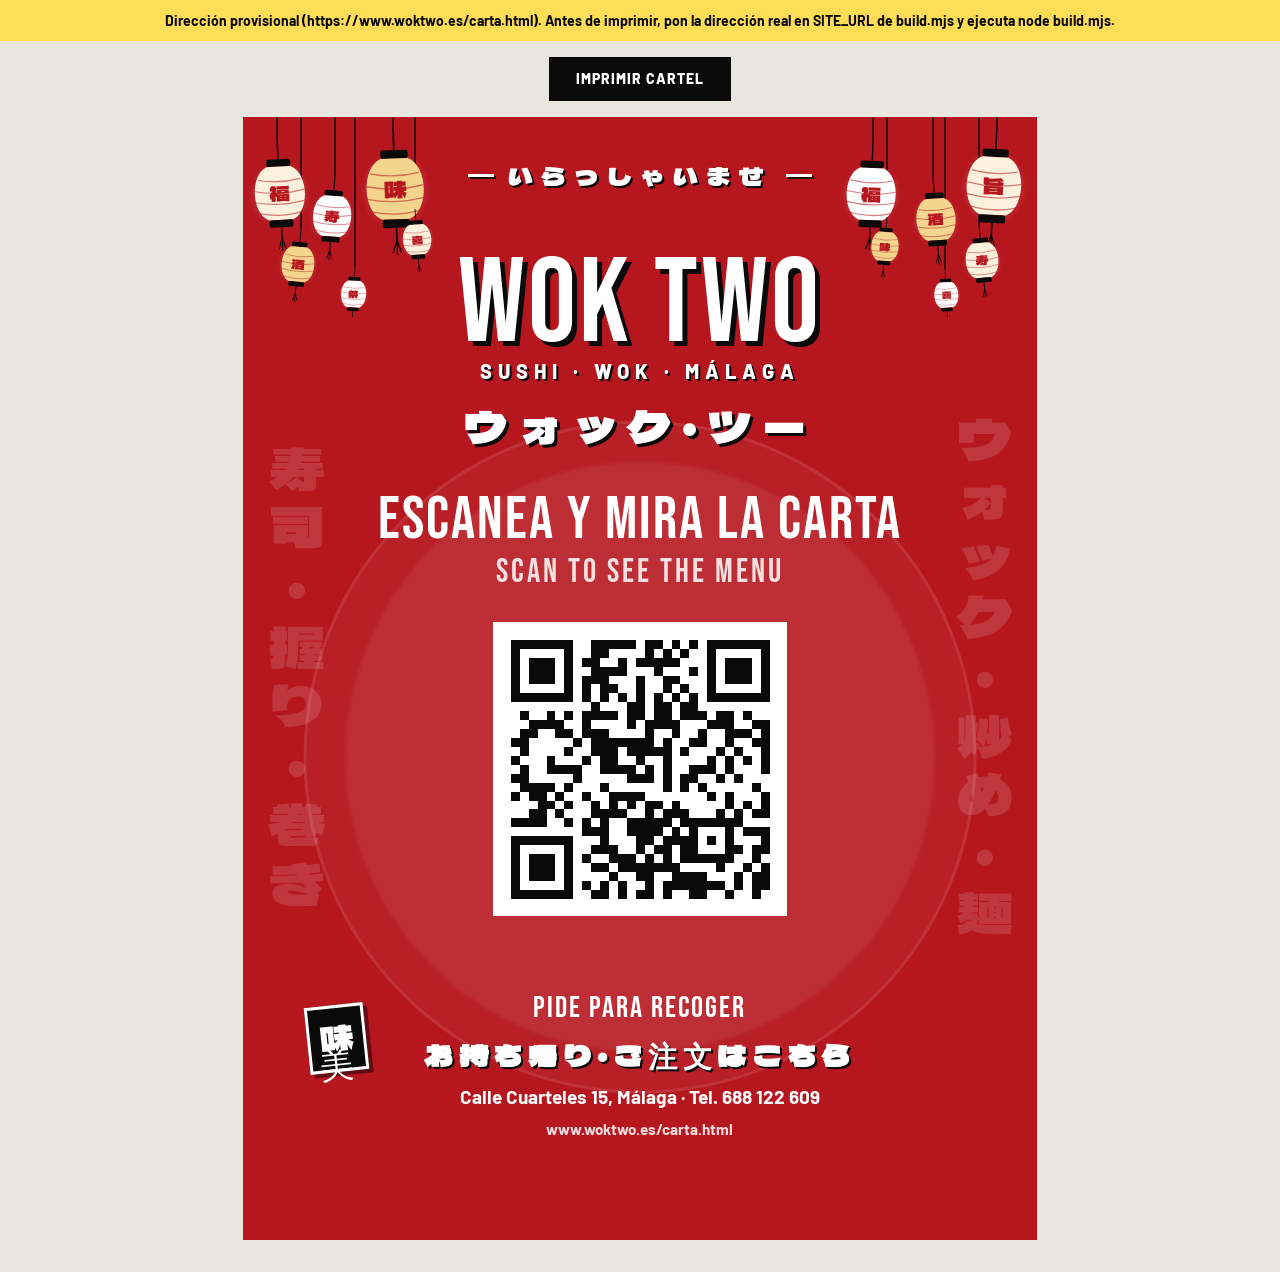
<file: qr.html>
<!doctype html>
<html lang="es">
<head>
<meta charset="utf-8">
<meta name="viewport" content="width=device-width, initial-scale=1">
<meta name="robots" content="noindex">
<title>Cartel QR · Wok Two</title>
<link rel="stylesheet" href="fonts/fonts.css">
<style>
  @page { size: A4; margin: 0; }
  * { box-sizing: border-box; }
  body { margin: 0; background: #e9e6df; font-family: "Barlow", system-ui, sans-serif; color: #fff; }
  .warn { margin: 0; padding: 12px 20px; background: #ffdd57; color: #0a0a0a; font-weight: 700; font-size: 14px; text-align: center; }
  .bar { display: flex; justify-content: center; gap: 12px; padding: 16px; }
  .bar button { padding: 12px 24px; border: 3px solid #0a0a0a; background: #0a0a0a; font: 800 14px/1 "Barlow", sans-serif; letter-spacing: 1px; text-transform: uppercase; color: #fff; cursor: pointer; }
  .bar button:hover { background: #b6161e; border-color: #b6161e; }
  .poster { width: min(100%, 794px); aspect-ratio: 210 / 297; margin: 0 auto 32px; padding: 10.5% 8% 8%; display: flex; flex-direction: column; align-items: center; justify-content: space-between; text-align: center; background: #b6161e; position: relative; overflow: hidden; }
  .poster > * { position: relative; z-index: 1; }
  .jp { position: absolute !important; z-index: 0 !important; top: 50%; transform: translateY(-50%); writing-mode: vertical-rl; text-orientation: upright; font-family: "Dela Gothic One", "Noto Sans JP", "Yu Gothic", sans-serif; font-size: clamp(30px, 6.4vw, 56px); line-height: 1.05; letter-spacing: .06em; white-space: nowrap; color: rgb(255 255 255 / .14); }
  .jp--l { left: 3%; } .jp--r { right: 3%; }
  .jp-line { margin: 10px 0 0; font-family: "Dela Gothic One", "Noto Sans JP", "Yu Gothic", sans-serif; font-size: clamp(24px, 5.2vw, 44px); letter-spacing: .24em; text-shadow: 3px 3px 0 #0a0a0a; }
  .sun { position: absolute !important; z-index: 0 !important; left: 50%; top: 57%; width: 84%; aspect-ratio: 1; transform: translate(-50%, -50%); border-radius: 50%; background: radial-gradient(circle, rgb(255 255 255 / .10) 0 62%, rgb(255 255 255 / .04) 63% 100%); box-shadow: 0 0 0 3px rgb(255 255 255 / .12); }
  .lanterns { position: absolute !important; z-index: 1 !important; top: 0; left: 0; width: 100%; height: auto; pointer-events: none; }
  .welcome { position: absolute !important; z-index: 2 !important; top: 3.6%; left: 50%; transform: translateX(-50%); display: flex; align-items: center; gap: 14px; margin: 0; white-space: nowrap; font-family: "Dela Gothic One", "Noto Sans JP", "Yu Gothic", sans-serif; font-size: clamp(15px, 3vw, 25px); letter-spacing: .32em; text-shadow: 2px 2px 0 #0a0a0a; }
  .welcome::before, .welcome::after { content: ""; width: clamp(14px, 3vw, 26px); height: 3px; background: #fff; box-shadow: 2px 2px 0 #0a0a0a; }
  .hanko { position: absolute !important; z-index: 2 !important; bottom: 15%; left: 8%; padding: 10px 8px; background: #0a0a0a; border: 3px solid #fff; writing-mode: vertical-rl; text-orientation: upright; font-family: "Dela Gothic One", "Noto Sans JP", "Yu Gothic", sans-serif; font-size: clamp(20px, 4.2vw, 34px); line-height: 1.1; letter-spacing: .1em; transform: rotate(-6deg); box-shadow: 4px 4px 0 rgb(0 0 0 / .45); }
  .jp-take { font-family: "Dela Gothic One", "Noto Sans JP", "Yu Gothic", sans-serif; font-size: 1.5em; letter-spacing: .2em; line-height: 1.2; color: #fff; text-shadow: 2px 2px 0 #0a0a0a; }
  .brand { font-family: "Bebas Neue", Impact, sans-serif; font-size: clamp(64px, 14vw, 120px); line-height: .9; letter-spacing: 3px; text-transform: uppercase; text-shadow: 5px 5px 0 #0a0a0a; }
  .sub { margin: 0; font-weight: 800; font-size: clamp(13px, 2.4vw, 20px); letter-spacing: 6px; text-transform: uppercase; text-shadow: 2px 2px 0 #0a0a0a; }
  .scan { margin: 0; font-family: "Bebas Neue", Impact, sans-serif; font-size: clamp(34px, 7vw, 60px); line-height: 1; letter-spacing: 2px; text-transform: uppercase; }
  .scan small { display: block; margin-top: 6px; font-size: .55em; letter-spacing: 3px; color: rgb(255 255 255 / .85); }
  .card { width: 50%; }
  .card svg { display: block; width: 100%; height: auto; }
  .info { margin-top: 7%; display: grid; gap: 12px; font-weight: 700; font-size: clamp(13px, 2.4vw, 19px); }
  .info b { font-family: "Bebas Neue", Impact, sans-serif; font-weight: 400; font-size: 1.6em; letter-spacing: 2px; }
  .url { font-size: .8em; opacity: .85; word-break: break-all; }
  @media print {
    body { background: #fff; }
    .warn, .bar { display: none; }
    .poster { width: 210mm; height: 297mm; margin: 0; aspect-ratio: auto; -webkit-print-color-adjust: exact; print-color-adjust: exact; }
  }
</style>
</head>
<body>
<p class="warn">Dirección provisional (https://www.woktwo.es/carta.html). Antes de imprimir, pon la dirección real en SITE_URL de build.mjs y ejecuta node build.mjs.</p>
<div class="bar"><button type="button" onclick="print()">Imprimir cartel</button></div>
<main class="poster">
  <svg class="lanterns" viewBox="0 0 794 200" aria-hidden="true" xmlns="http://www.w3.org/2000/svg"><defs><radialGradient id="glow"><stop offset="0" stop-color="#fff" stop-opacity=".35"/><stop offset="1" stop-color="#fff" stop-opacity="0"/></radialGradient></defs><line x1="34" y1="0" x2="34" y2="22" stroke="#0a0a0a" stroke-width="1.4"/><line x1="92" y1="0" x2="92" y2="58" stroke="#0a0a0a" stroke-width="1.4"/><line x1="150" y1="0" x2="150" y2="10" stroke="#0a0a0a" stroke-width="1.4"/><line x1="58" y1="0" x2="58" y2="112" stroke="#0a0a0a" stroke-width="1.4"/><line x1="172" y1="0" x2="172" y2="92" stroke="#0a0a0a" stroke-width="1.4"/><line x1="112" y1="0" x2="112" y2="150" stroke="#0a0a0a" stroke-width="1.4"/><line x1="754" y1="0" x2="754" y2="10" stroke="#0a0a0a" stroke-width="1.4"/><line x1="690" y1="0" x2="690" y2="60" stroke="#0a0a0a" stroke-width="1.4"/><line x1="630" y1="0" x2="630" y2="24" stroke="#0a0a0a" stroke-width="1.4"/><line x1="736" y1="0" x2="736" y2="108" stroke="#0a0a0a" stroke-width="1.4"/><line x1="644" y1="0" x2="644" y2="100" stroke="#0a0a0a" stroke-width="1.4"/><line x1="702" y1="0" x2="702" y2="152" stroke="#0a0a0a" stroke-width="1.4"/><g transform="translate(34 22) rotate(-3) scale(0.92) translate(-30 8)"><line x1="30" y1="-8" x2="30" y2="14" stroke="#0a0a0a" stroke-width="1.6"/><ellipse cx="30" cy="52" rx="34" ry="38" fill="url(#glow)"/><rect x="17" y="14" width="26" height="8" rx="2" fill="#0a0a0a"/><path d="M17 22 C-2 30 -2 72 17 80 L43 80 C62 72 62 30 43 22 Z" fill="#fbf1dc"/><g stroke="#b6161e" stroke-opacity=".55" stroke-width="1.3" fill="none"><path d="M7 36 Q30 41 53 36"/><path d="M3 48 Q30 54 57 48"/><path d="M3 60 Q30 66 57 60"/><path d="M7 72 Q30 78 53 72"/></g><text x="30" y="60" text-anchor="middle" font-family="Dela Gothic One, Noto Sans JP, Yu Gothic, sans-serif" font-size="22" fill="#b6161e">福</text><rect x="17" y="80" width="26" height="8" rx="2" fill="#0a0a0a"/><line x1="30" y1="88" x2="30" y2="104" stroke="#0a0a0a" stroke-width="1.6"/><g stroke="#0a0a0a" stroke-width="1.2"><line x1="30" y1="100" x2="26" y2="112"/><line x1="30" y1="100" x2="30" y2="114"/><line x1="30" y1="100" x2="34" y2="112"/></g></g><g transform="translate(92 58) rotate(4) scale(0.7) translate(-30 8)"><line x1="30" y1="-8" x2="30" y2="14" stroke="#0a0a0a" stroke-width="1.6"/><ellipse cx="30" cy="52" rx="34" ry="38" fill="url(#glow)"/><rect x="17" y="14" width="26" height="8" rx="2" fill="#0a0a0a"/><path d="M17 22 C-2 30 -2 72 17 80 L43 80 C62 72 62 30 43 22 Z" fill="#ffffff"/><g stroke="#b6161e" stroke-opacity=".55" stroke-width="1.3" fill="none"><path d="M7 36 Q30 41 53 36"/><path d="M3 48 Q30 54 57 48"/><path d="M3 60 Q30 66 57 60"/><path d="M7 72 Q30 78 53 72"/></g><text x="30" y="60" text-anchor="middle" font-family="Dela Gothic One, Noto Sans JP, Yu Gothic, sans-serif" font-size="22" fill="#b6161e">寿</text><rect x="17" y="80" width="26" height="8" rx="2" fill="#0a0a0a"/><line x1="30" y1="88" x2="30" y2="104" stroke="#0a0a0a" stroke-width="1.6"/><g stroke="#0a0a0a" stroke-width="1.2"><line x1="30" y1="100" x2="26" y2="112"/><line x1="30" y1="100" x2="30" y2="114"/><line x1="30" y1="100" x2="34" y2="112"/></g></g><g transform="translate(150 10) rotate(-2) scale(1.05) translate(-30 8)"><line x1="30" y1="-8" x2="30" y2="14" stroke="#0a0a0a" stroke-width="1.6"/><ellipse cx="30" cy="52" rx="34" ry="38" fill="url(#glow)"/><rect x="17" y="14" width="26" height="8" rx="2" fill="#0a0a0a"/><path d="M17 22 C-2 30 -2 72 17 80 L43 80 C62 72 62 30 43 22 Z" fill="#f4d58d"/><g stroke="#b6161e" stroke-opacity=".55" stroke-width="1.3" fill="none"><path d="M7 36 Q30 41 53 36"/><path d="M3 48 Q30 54 57 48"/><path d="M3 60 Q30 66 57 60"/><path d="M7 72 Q30 78 53 72"/></g><text x="30" y="60" text-anchor="middle" font-family="Dela Gothic One, Noto Sans JP, Yu Gothic, sans-serif" font-size="22" fill="#b6161e">味</text><rect x="17" y="80" width="26" height="8" rx="2" fill="#0a0a0a"/><line x1="30" y1="88" x2="30" y2="104" stroke="#0a0a0a" stroke-width="1.6"/><g stroke="#0a0a0a" stroke-width="1.2"><line x1="30" y1="100" x2="26" y2="112"/><line x1="30" y1="100" x2="30" y2="114"/><line x1="30" y1="100" x2="34" y2="112"/></g></g><g transform="translate(58 112) rotate(5) scale(0.6) translate(-30 8)"><line x1="30" y1="-8" x2="30" y2="14" stroke="#0a0a0a" stroke-width="1.6"/><ellipse cx="30" cy="52" rx="34" ry="38" fill="url(#glow)"/><rect x="17" y="14" width="26" height="8" rx="2" fill="#0a0a0a"/><path d="M17 22 C-2 30 -2 72 17 80 L43 80 C62 72 62 30 43 22 Z" fill="#f4d58d"/><g stroke="#b6161e" stroke-opacity=".55" stroke-width="1.3" fill="none"><path d="M7 36 Q30 41 53 36"/><path d="M3 48 Q30 54 57 48"/><path d="M3 60 Q30 66 57 60"/><path d="M7 72 Q30 78 53 72"/></g><text x="30" y="60" text-anchor="middle" font-family="Dela Gothic One, Noto Sans JP, Yu Gothic, sans-serif" font-size="22" fill="#b6161e">酒</text><rect x="17" y="80" width="26" height="8" rx="2" fill="#0a0a0a"/><line x1="30" y1="88" x2="30" y2="104" stroke="#0a0a0a" stroke-width="1.6"/><g stroke="#0a0a0a" stroke-width="1.2"><line x1="30" y1="100" x2="26" y2="112"/><line x1="30" y1="100" x2="30" y2="114"/><line x1="30" y1="100" x2="34" y2="112"/></g></g><g transform="translate(172 92) rotate(-4) scale(0.52) translate(-30 8)"><line x1="30" y1="-8" x2="30" y2="14" stroke="#0a0a0a" stroke-width="1.6"/><ellipse cx="30" cy="52" rx="34" ry="38" fill="url(#glow)"/><rect x="17" y="14" width="26" height="8" rx="2" fill="#0a0a0a"/><path d="M17 22 C-2 30 -2 72 17 80 L43 80 C62 72 62 30 43 22 Z" fill="#fbf1dc"/><g stroke="#b6161e" stroke-opacity=".55" stroke-width="1.3" fill="none"><path d="M7 36 Q30 41 53 36"/><path d="M3 48 Q30 54 57 48"/><path d="M3 60 Q30 66 57 60"/><path d="M7 72 Q30 78 53 72"/></g><text x="30" y="60" text-anchor="middle" font-family="Dela Gothic One, Noto Sans JP, Yu Gothic, sans-serif" font-size="22" fill="#b6161e">喜</text><rect x="17" y="80" width="26" height="8" rx="2" fill="#0a0a0a"/><line x1="30" y1="88" x2="30" y2="104" stroke="#0a0a0a" stroke-width="1.6"/><g stroke="#0a0a0a" stroke-width="1.2"><line x1="30" y1="100" x2="26" y2="112"/><line x1="30" y1="100" x2="30" y2="114"/><line x1="30" y1="100" x2="34" y2="112"/></g></g><g transform="translate(112 150) rotate(3) scale(0.46) translate(-30 8)"><line x1="30" y1="-8" x2="30" y2="14" stroke="#0a0a0a" stroke-width="1.6"/><ellipse cx="30" cy="52" rx="34" ry="38" fill="url(#glow)"/><rect x="17" y="14" width="26" height="8" rx="2" fill="#0a0a0a"/><path d="M17 22 C-2 30 -2 72 17 80 L43 80 C62 72 62 30 43 22 Z" fill="#ffffff"/><g stroke="#b6161e" stroke-opacity=".55" stroke-width="1.3" fill="none"><path d="M7 36 Q30 41 53 36"/><path d="M3 48 Q30 54 57 48"/><path d="M3 60 Q30 66 57 60"/><path d="M7 72 Q30 78 53 72"/></g><text x="30" y="60" text-anchor="middle" font-family="Dela Gothic One, Noto Sans JP, Yu Gothic, sans-serif" font-size="22" fill="#b6161e">祭</text><rect x="17" y="80" width="26" height="8" rx="2" fill="#0a0a0a"/><line x1="30" y1="88" x2="30" y2="104" stroke="#0a0a0a" stroke-width="1.6"/><g stroke="#0a0a0a" stroke-width="1.2"><line x1="30" y1="100" x2="26" y2="112"/><line x1="30" y1="100" x2="30" y2="114"/><line x1="30" y1="100" x2="34" y2="112"/></g></g><g transform="translate(754 10) rotate(3) scale(1) translate(-30 8)"><line x1="30" y1="-8" x2="30" y2="14" stroke="#0a0a0a" stroke-width="1.6"/><ellipse cx="30" cy="52" rx="34" ry="38" fill="url(#glow)"/><rect x="17" y="14" width="26" height="8" rx="2" fill="#0a0a0a"/><path d="M17 22 C-2 30 -2 72 17 80 L43 80 C62 72 62 30 43 22 Z" fill="#fbf1dc"/><g stroke="#b6161e" stroke-opacity=".55" stroke-width="1.3" fill="none"><path d="M7 36 Q30 41 53 36"/><path d="M3 48 Q30 54 57 48"/><path d="M3 60 Q30 66 57 60"/><path d="M7 72 Q30 78 53 72"/></g><text x="30" y="60" text-anchor="middle" font-family="Dela Gothic One, Noto Sans JP, Yu Gothic, sans-serif" font-size="22" fill="#b6161e">旨</text><rect x="17" y="80" width="26" height="8" rx="2" fill="#0a0a0a"/><line x1="30" y1="88" x2="30" y2="104" stroke="#0a0a0a" stroke-width="1.6"/><g stroke="#0a0a0a" stroke-width="1.2"><line x1="30" y1="100" x2="26" y2="112"/><line x1="30" y1="100" x2="30" y2="114"/><line x1="30" y1="100" x2="34" y2="112"/></g></g><g transform="translate(690 60) rotate(-4) scale(0.72) translate(-30 8)"><line x1="30" y1="-8" x2="30" y2="14" stroke="#0a0a0a" stroke-width="1.6"/><ellipse cx="30" cy="52" rx="34" ry="38" fill="url(#glow)"/><rect x="17" y="14" width="26" height="8" rx="2" fill="#0a0a0a"/><path d="M17 22 C-2 30 -2 72 17 80 L43 80 C62 72 62 30 43 22 Z" fill="#f4d58d"/><g stroke="#b6161e" stroke-opacity=".55" stroke-width="1.3" fill="none"><path d="M7 36 Q30 41 53 36"/><path d="M3 48 Q30 54 57 48"/><path d="M3 60 Q30 66 57 60"/><path d="M7 72 Q30 78 53 72"/></g><text x="30" y="60" text-anchor="middle" font-family="Dela Gothic One, Noto Sans JP, Yu Gothic, sans-serif" font-size="22" fill="#b6161e">酒</text><rect x="17" y="80" width="26" height="8" rx="2" fill="#0a0a0a"/><line x1="30" y1="88" x2="30" y2="104" stroke="#0a0a0a" stroke-width="1.6"/><g stroke="#0a0a0a" stroke-width="1.2"><line x1="30" y1="100" x2="26" y2="112"/><line x1="30" y1="100" x2="30" y2="114"/><line x1="30" y1="100" x2="34" y2="112"/></g></g><g transform="translate(630 24) rotate(2) scale(0.9) translate(-30 8)"><line x1="30" y1="-8" x2="30" y2="14" stroke="#0a0a0a" stroke-width="1.6"/><ellipse cx="30" cy="52" rx="34" ry="38" fill="url(#glow)"/><rect x="17" y="14" width="26" height="8" rx="2" fill="#0a0a0a"/><path d="M17 22 C-2 30 -2 72 17 80 L43 80 C62 72 62 30 43 22 Z" fill="#ffffff"/><g stroke="#b6161e" stroke-opacity=".55" stroke-width="1.3" fill="none"><path d="M7 36 Q30 41 53 36"/><path d="M3 48 Q30 54 57 48"/><path d="M3 60 Q30 66 57 60"/><path d="M7 72 Q30 78 53 72"/></g><text x="30" y="60" text-anchor="middle" font-family="Dela Gothic One, Noto Sans JP, Yu Gothic, sans-serif" font-size="22" fill="#b6161e">福</text><rect x="17" y="80" width="26" height="8" rx="2" fill="#0a0a0a"/><line x1="30" y1="88" x2="30" y2="104" stroke="#0a0a0a" stroke-width="1.6"/><g stroke="#0a0a0a" stroke-width="1.2"><line x1="30" y1="100" x2="26" y2="112"/><line x1="30" y1="100" x2="30" y2="114"/><line x1="30" y1="100" x2="34" y2="112"/></g></g><g transform="translate(736 108) rotate(-5) scale(0.6) translate(-30 8)"><line x1="30" y1="-8" x2="30" y2="14" stroke="#0a0a0a" stroke-width="1.6"/><ellipse cx="30" cy="52" rx="34" ry="38" fill="url(#glow)"/><rect x="17" y="14" width="26" height="8" rx="2" fill="#0a0a0a"/><path d="M17 22 C-2 30 -2 72 17 80 L43 80 C62 72 62 30 43 22 Z" fill="#fbf1dc"/><g stroke="#b6161e" stroke-opacity=".55" stroke-width="1.3" fill="none"><path d="M7 36 Q30 41 53 36"/><path d="M3 48 Q30 54 57 48"/><path d="M3 60 Q30 66 57 60"/><path d="M7 72 Q30 78 53 72"/></g><text x="30" y="60" text-anchor="middle" font-family="Dela Gothic One, Noto Sans JP, Yu Gothic, sans-serif" font-size="22" fill="#b6161e">寿</text><rect x="17" y="80" width="26" height="8" rx="2" fill="#0a0a0a"/><line x1="30" y1="88" x2="30" y2="104" stroke="#0a0a0a" stroke-width="1.6"/><g stroke="#0a0a0a" stroke-width="1.2"><line x1="30" y1="100" x2="26" y2="112"/><line x1="30" y1="100" x2="30" y2="114"/><line x1="30" y1="100" x2="34" y2="112"/></g></g><g transform="translate(644 100) rotate(4) scale(0.5) translate(-30 8)"><line x1="30" y1="-8" x2="30" y2="14" stroke="#0a0a0a" stroke-width="1.6"/><ellipse cx="30" cy="52" rx="34" ry="38" fill="url(#glow)"/><rect x="17" y="14" width="26" height="8" rx="2" fill="#0a0a0a"/><path d="M17 22 C-2 30 -2 72 17 80 L43 80 C62 72 62 30 43 22 Z" fill="#f4d58d"/><g stroke="#b6161e" stroke-opacity=".55" stroke-width="1.3" fill="none"><path d="M7 36 Q30 41 53 36"/><path d="M3 48 Q30 54 57 48"/><path d="M3 60 Q30 66 57 60"/><path d="M7 72 Q30 78 53 72"/></g><text x="30" y="60" text-anchor="middle" font-family="Dela Gothic One, Noto Sans JP, Yu Gothic, sans-serif" font-size="22" fill="#b6161e">味</text><rect x="17" y="80" width="26" height="8" rx="2" fill="#0a0a0a"/><line x1="30" y1="88" x2="30" y2="104" stroke="#0a0a0a" stroke-width="1.6"/><g stroke="#0a0a0a" stroke-width="1.2"><line x1="30" y1="100" x2="26" y2="112"/><line x1="30" y1="100" x2="30" y2="114"/><line x1="30" y1="100" x2="34" y2="112"/></g></g><g transform="translate(702 152) rotate(-3) scale(0.44) translate(-30 8)"><line x1="30" y1="-8" x2="30" y2="14" stroke="#0a0a0a" stroke-width="1.6"/><ellipse cx="30" cy="52" rx="34" ry="38" fill="url(#glow)"/><rect x="17" y="14" width="26" height="8" rx="2" fill="#0a0a0a"/><path d="M17 22 C-2 30 -2 72 17 80 L43 80 C62 72 62 30 43 22 Z" fill="#ffffff"/><g stroke="#b6161e" stroke-opacity=".55" stroke-width="1.3" fill="none"><path d="M7 36 Q30 41 53 36"/><path d="M3 48 Q30 54 57 48"/><path d="M3 60 Q30 66 57 60"/><path d="M7 72 Q30 78 53 72"/></g><text x="30" y="60" text-anchor="middle" font-family="Dela Gothic One, Noto Sans JP, Yu Gothic, sans-serif" font-size="22" fill="#b6161e">喜</text><rect x="17" y="80" width="26" height="8" rx="2" fill="#0a0a0a"/><line x1="30" y1="88" x2="30" y2="104" stroke="#0a0a0a" stroke-width="1.6"/><g stroke="#0a0a0a" stroke-width="1.2"><line x1="30" y1="100" x2="26" y2="112"/><line x1="30" y1="100" x2="30" y2="114"/><line x1="30" y1="100" x2="34" y2="112"/></g></g></svg>
  <p class="welcome" lang="ja">いらっしゃいませ</p>
  
  
  <div class="sun" aria-hidden="true"></div>
  <div class="jp jp--l" lang="ja" aria-hidden="true">寿司・握り・巻き</div><div class="jp jp--r" lang="ja" aria-hidden="true">ウォック・炒め・麺</div>
  <div class="hanko" lang="ja" aria-hidden="true">美味</div>
  <div><div class="brand">Wok Two</div><p class="sub">Sushi · Wok · Málaga</p><p class="jp-line" lang="ja">ウォック・ツー</p></div>
  <p class="scan">Escanea y mira la carta<small>Scan to see the menu</small></p>
  <div class="card"><svg xmlns="http://www.w3.org/2000/svg" viewBox="0 0 33 33" shape-rendering="crispEdges" role="img" aria-label="QR: https://www.woktwo.es/carta.html"><rect width="33" height="33" fill="#fff"/><path d="M2 2h1v1h-1zM3 2h1v1h-1zM4 2h1v1h-1zM5 2h1v1h-1zM6 2h1v1h-1zM7 2h1v1h-1zM8 2h1v1h-1zM11 2h1v1h-1zM12 2h1v1h-1zM13 2h1v1h-1zM14 2h1v1h-1zM15 2h1v1h-1zM17 2h1v1h-1zM18 2h1v1h-1zM20 2h1v1h-1zM22 2h1v1h-1zM24 2h1v1h-1zM25 2h1v1h-1zM26 2h1v1h-1zM27 2h1v1h-1zM28 2h1v1h-1zM29 2h1v1h-1zM30 2h1v1h-1zM2 3h1v1h-1zM8 3h1v1h-1zM11 3h1v1h-1zM12 3h1v1h-1zM17 3h1v1h-1zM19 3h1v1h-1zM21 3h1v1h-1zM24 3h1v1h-1zM30 3h1v1h-1zM2 4h1v1h-1zM4 4h1v1h-1zM5 4h1v1h-1zM6 4h1v1h-1zM8 4h1v1h-1zM10 4h1v1h-1zM11 4h1v1h-1zM14 4h1v1h-1zM16 4h1v1h-1zM17 4h1v1h-1zM18 4h1v1h-1zM19 4h1v1h-1zM20 4h1v1h-1zM24 4h1v1h-1zM26 4h1v1h-1zM27 4h1v1h-1zM28 4h1v1h-1zM30 4h1v1h-1zM2 5h1v1h-1zM4 5h1v1h-1zM5 5h1v1h-1zM6 5h1v1h-1zM8 5h1v1h-1zM11 5h1v1h-1zM12 5h1v1h-1zM13 5h1v1h-1zM14 5h1v1h-1zM18 5h1v1h-1zM22 5h1v1h-1zM24 5h1v1h-1zM26 5h1v1h-1zM27 5h1v1h-1zM28 5h1v1h-1zM30 5h1v1h-1zM2 6h1v1h-1zM4 6h1v1h-1zM5 6h1v1h-1zM6 6h1v1h-1zM8 6h1v1h-1zM10 6h1v1h-1zM11 6h1v1h-1zM12 6h1v1h-1zM16 6h1v1h-1zM19 6h1v1h-1zM20 6h1v1h-1zM24 6h1v1h-1zM26 6h1v1h-1zM27 6h1v1h-1zM28 6h1v1h-1zM30 6h1v1h-1zM2 7h1v1h-1zM8 7h1v1h-1zM10 7h1v1h-1zM12 7h1v1h-1zM13 7h1v1h-1zM16 7h1v1h-1zM19 7h1v1h-1zM21 7h1v1h-1zM24 7h1v1h-1zM30 7h1v1h-1zM2 8h1v1h-1zM3 8h1v1h-1zM4 8h1v1h-1zM5 8h1v1h-1zM6 8h1v1h-1zM7 8h1v1h-1zM8 8h1v1h-1zM10 8h1v1h-1zM12 8h1v1h-1zM14 8h1v1h-1zM16 8h1v1h-1zM18 8h1v1h-1zM20 8h1v1h-1zM22 8h1v1h-1zM24 8h1v1h-1zM25 8h1v1h-1zM26 8h1v1h-1zM27 8h1v1h-1zM28 8h1v1h-1zM29 8h1v1h-1zM30 8h1v1h-1zM11 9h1v1h-1zM15 9h1v1h-1zM16 9h1v1h-1zM18 9h1v1h-1zM19 9h1v1h-1zM21 9h1v1h-1zM22 9h1v1h-1zM3 10h1v1h-1zM6 10h1v1h-1zM8 10h1v1h-1zM10 10h1v1h-1zM11 10h1v1h-1zM12 10h1v1h-1zM13 10h1v1h-1zM15 10h1v1h-1zM16 10h1v1h-1zM18 10h1v1h-1zM19 10h1v1h-1zM21 10h1v1h-1zM22 10h1v1h-1zM23 10h1v1h-1zM25 10h1v1h-1zM26 10h1v1h-1zM28 10h1v1h-1zM4 11h1v1h-1zM5 11h1v1h-1zM6 11h1v1h-1zM7 11h1v1h-1zM10 11h1v1h-1zM15 11h1v1h-1zM17 11h1v1h-1zM18 11h1v1h-1zM19 11h1v1h-1zM20 11h1v1h-1zM24 11h1v1h-1zM25 11h1v1h-1zM26 11h1v1h-1zM29 11h1v1h-1zM30 11h1v1h-1zM3 12h1v1h-1zM4 12h1v1h-1zM7 12h1v1h-1zM8 12h1v1h-1zM10 12h1v1h-1zM11 12h1v1h-1zM12 12h1v1h-1zM17 12h1v1h-1zM20 12h1v1h-1zM23 12h1v1h-1zM26 12h1v1h-1zM27 12h1v1h-1zM28 12h1v1h-1zM30 12h1v1h-1zM2 13h1v1h-1zM3 13h1v1h-1zM9 13h1v1h-1zM11 13h1v1h-1zM12 13h1v1h-1zM13 13h1v1h-1zM14 13h1v1h-1zM15 13h1v1h-1zM16 13h1v1h-1zM17 13h1v1h-1zM19 13h1v1h-1zM22 13h1v1h-1zM23 13h1v1h-1zM26 13h1v1h-1zM29 13h1v1h-1zM30 13h1v1h-1zM3 14h1v1h-1zM8 14h1v1h-1zM11 14h1v1h-1zM12 14h1v1h-1zM13 14h1v1h-1zM15 14h1v1h-1zM16 14h1v1h-1zM17 14h1v1h-1zM18 14h1v1h-1zM19 14h1v1h-1zM21 14h1v1h-1zM25 14h1v1h-1zM27 14h1v1h-1zM30 14h1v1h-1zM2 15h1v1h-1zM6 15h1v1h-1zM10 15h1v1h-1zM12 15h1v1h-1zM13 15h1v1h-1zM16 15h1v1h-1zM19 15h1v1h-1zM24 15h1v1h-1zM26 15h1v1h-1zM28 15h1v1h-1zM30 15h1v1h-1zM3 16h1v1h-1zM6 16h1v1h-1zM7 16h1v1h-1zM8 16h1v1h-1zM9 16h1v1h-1zM12 16h1v1h-1zM13 16h1v1h-1zM14 16h1v1h-1zM15 16h1v1h-1zM17 16h1v1h-1zM19 16h1v1h-1zM22 16h1v1h-1zM23 16h1v1h-1zM24 16h1v1h-1zM26 16h1v1h-1zM30 16h1v1h-1zM2 17h1v1h-1zM3 17h1v1h-1zM9 17h1v1h-1zM15 17h1v1h-1zM16 17h1v1h-1zM17 17h1v1h-1zM19 17h1v1h-1zM21 17h1v1h-1zM22 17h1v1h-1zM25 17h1v1h-1zM27 17h1v1h-1zM3 18h1v1h-1zM4 18h1v1h-1zM5 18h1v1h-1zM6 18h1v1h-1zM8 18h1v1h-1zM12 18h1v1h-1zM19 18h1v1h-1zM21 18h1v1h-1zM23 18h1v1h-1zM29 18h1v1h-1zM2 19h1v1h-1zM4 19h1v1h-1zM5 19h1v1h-1zM7 19h1v1h-1zM10 19h1v1h-1zM13 19h1v1h-1zM14 19h1v1h-1zM15 19h1v1h-1zM16 19h1v1h-1zM24 19h1v1h-1zM26 19h1v1h-1zM30 19h1v1h-1zM5 20h1v1h-1zM6 20h1v1h-1zM8 20h1v1h-1zM11 20h1v1h-1zM13 20h1v1h-1zM15 20h1v1h-1zM17 20h1v1h-1zM18 20h1v1h-1zM20 20h1v1h-1zM26 20h1v1h-1zM28 20h1v1h-1zM30 20h1v1h-1zM4 21h1v1h-1zM5 21h1v1h-1zM7 21h1v1h-1zM11 21h1v1h-1zM12 21h1v1h-1zM13 21h1v1h-1zM14 21h1v1h-1zM17 21h1v1h-1zM19 21h1v1h-1zM20 21h1v1h-1zM21 21h1v1h-1zM25 21h1v1h-1zM27 21h1v1h-1zM29 21h1v1h-1zM30 21h1v1h-1zM2 22h1v1h-1zM3 22h1v1h-1zM4 22h1v1h-1zM5 22h1v1h-1zM8 22h1v1h-1zM10 22h1v1h-1zM12 22h1v1h-1zM15 22h1v1h-1zM16 22h1v1h-1zM17 22h1v1h-1zM18 22h1v1h-1zM19 22h1v1h-1zM21 22h1v1h-1zM22 22h1v1h-1zM23 22h1v1h-1zM24 22h1v1h-1zM25 22h1v1h-1zM26 22h1v1h-1zM27 22h1v1h-1zM10 23h1v1h-1zM11 23h1v1h-1zM12 23h1v1h-1zM15 23h1v1h-1zM16 23h1v1h-1zM17 23h1v1h-1zM18 23h1v1h-1zM20 23h1v1h-1zM22 23h1v1h-1zM26 23h1v1h-1zM28 23h1v1h-1zM29 23h1v1h-1zM30 23h1v1h-1zM2 24h1v1h-1zM3 24h1v1h-1zM4 24h1v1h-1zM5 24h1v1h-1zM6 24h1v1h-1zM7 24h1v1h-1zM8 24h1v1h-1zM12 24h1v1h-1zM16 24h1v1h-1zM17 24h1v1h-1zM19 24h1v1h-1zM20 24h1v1h-1zM21 24h1v1h-1zM22 24h1v1h-1zM24 24h1v1h-1zM26 24h1v1h-1zM30 24h1v1h-1zM2 25h1v1h-1zM8 25h1v1h-1zM11 25h1v1h-1zM12 25h1v1h-1zM13 25h1v1h-1zM16 25h1v1h-1zM18 25h1v1h-1zM19 25h1v1h-1zM21 25h1v1h-1zM22 25h1v1h-1zM26 25h1v1h-1zM27 25h1v1h-1zM29 25h1v1h-1zM30 25h1v1h-1zM2 26h1v1h-1zM4 26h1v1h-1zM5 26h1v1h-1zM6 26h1v1h-1zM8 26h1v1h-1zM10 26h1v1h-1zM13 26h1v1h-1zM14 26h1v1h-1zM15 26h1v1h-1zM17 26h1v1h-1zM19 26h1v1h-1zM21 26h1v1h-1zM22 26h1v1h-1zM23 26h1v1h-1zM24 26h1v1h-1zM25 26h1v1h-1zM26 26h1v1h-1zM29 26h1v1h-1zM2 27h1v1h-1zM4 27h1v1h-1zM5 27h1v1h-1zM6 27h1v1h-1zM8 27h1v1h-1zM11 27h1v1h-1zM12 27h1v1h-1zM14 27h1v1h-1zM15 27h1v1h-1zM16 27h1v1h-1zM17 27h1v1h-1zM18 27h1v1h-1zM19 27h1v1h-1zM20 27h1v1h-1zM25 27h1v1h-1zM28 27h1v1h-1zM30 27h1v1h-1zM2 28h1v1h-1zM4 28h1v1h-1zM5 28h1v1h-1zM6 28h1v1h-1zM8 28h1v1h-1zM13 28h1v1h-1zM16 28h1v1h-1zM17 28h1v1h-1zM20 28h1v1h-1zM21 28h1v1h-1zM22 28h1v1h-1zM23 28h1v1h-1zM27 28h1v1h-1zM29 28h1v1h-1zM30 28h1v1h-1zM2 29h1v1h-1zM8 29h1v1h-1zM10 29h1v1h-1zM12 29h1v1h-1zM14 29h1v1h-1zM17 29h1v1h-1zM19 29h1v1h-1zM20 29h1v1h-1zM21 29h1v1h-1zM22 29h1v1h-1zM23 29h1v1h-1zM24 29h1v1h-1zM25 29h1v1h-1zM27 29h1v1h-1zM29 29h1v1h-1zM30 29h1v1h-1zM2 30h1v1h-1zM3 30h1v1h-1zM4 30h1v1h-1zM5 30h1v1h-1zM6 30h1v1h-1zM7 30h1v1h-1zM8 30h1v1h-1zM11 30h1v1h-1zM12 30h1v1h-1zM14 30h1v1h-1zM16 30h1v1h-1zM17 30h1v1h-1zM19 30h1v1h-1zM22 30h1v1h-1zM23 30h1v1h-1zM26 30h1v1h-1zM29 30h1v1h-1z" fill="#0a0a0a"/></svg></div>
  <div class="info"><span><b>Pide para recoger</b></span><span class="jp-take" lang="ja">お持ち帰り・ご注文はこちら</span><span>Calle Cuarteles 15, Málaga · Tel. 688 122 609</span><span class="url">www.woktwo.es/carta.html</span></div>
</main>
</body>
</html>
</file>
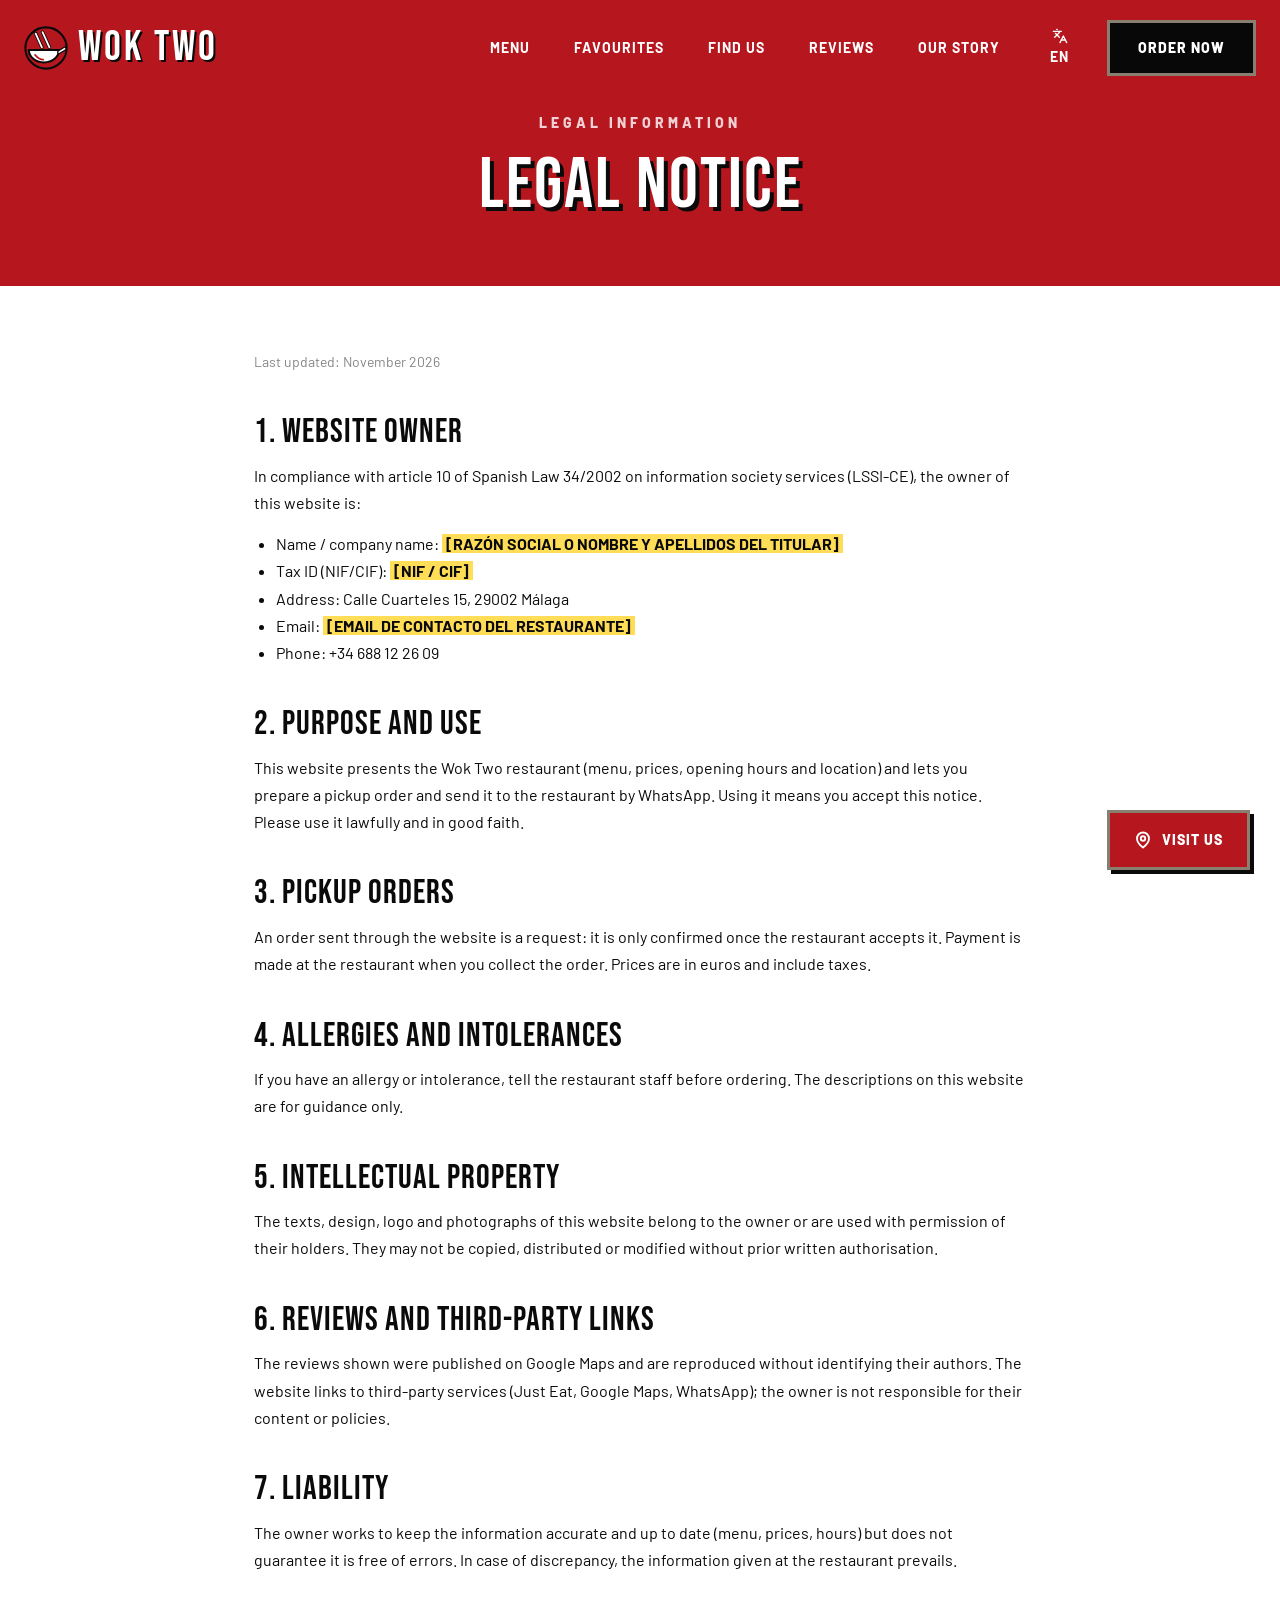
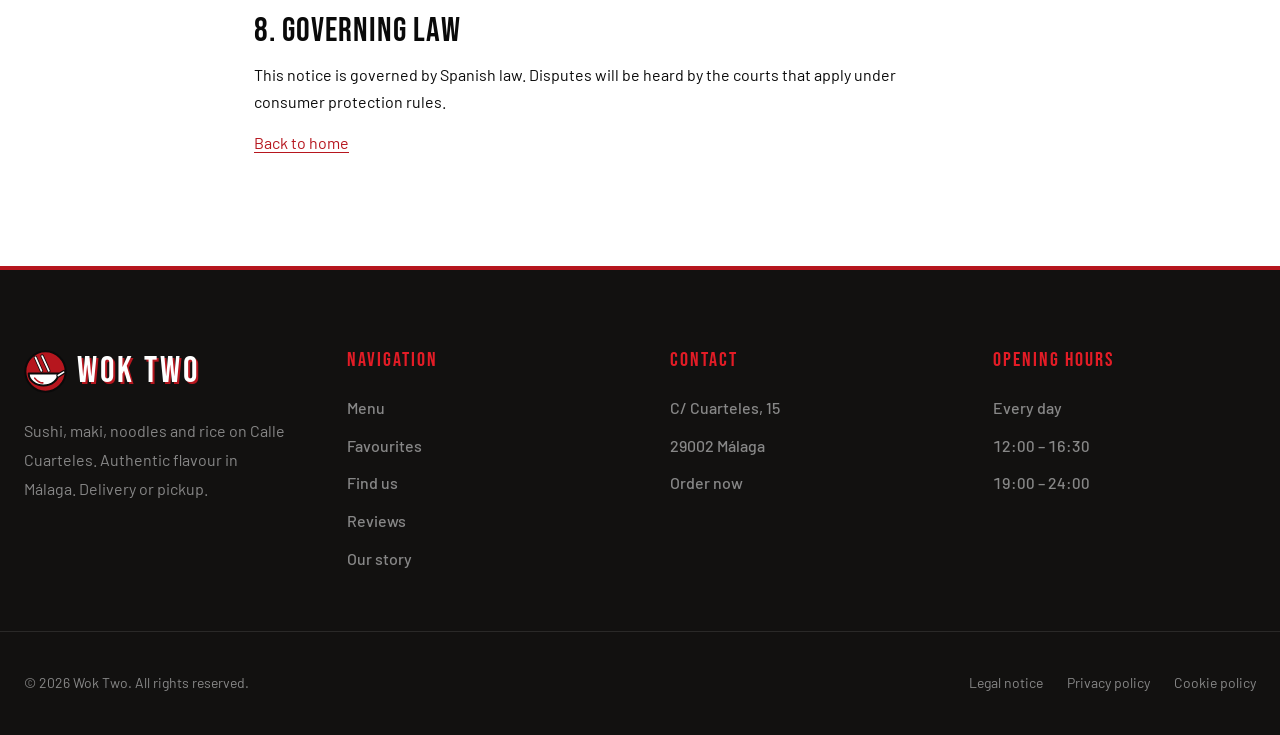
<file: en/aviso-legal.html>
<!doctype html>
<html lang="en" data-hours="12:00-16:30,19:00-24:00">
<head>
<meta charset="utf-8">
<meta name="viewport" content="width=device-width, initial-scale=1">
<meta name="theme-color" content="#b6161e">
<title>Legal notice · Wok Two</title>
<meta name="description" content="Legal notice of the Wok Two website.">
<link rel="canonical" href="https://www.woktwo.es/en/aviso-legal.html">
<link rel="alternate" hreflang="es" href="https://www.woktwo.es/aviso-legal.html">
<link rel="alternate" hreflang="en" href="https://www.woktwo.es/en/aviso-legal.html">
<link rel="alternate" hreflang="x-default" href="https://www.woktwo.es/aviso-legal.html">
<link rel="icon" href="../favicon.svg" type="image/svg+xml">
<meta property="og:type" content="website">
<meta property="og:site_name" content="Wok Two">
<meta property="og:title" content="Legal notice · Wok Two">
<meta property="og:description" content="Legal notice of the Wok Two website.">
<meta property="og:url" content="https://www.woktwo.es/en/aviso-legal.html">
<meta property="og:image" content="https://www.woktwo.es/images/1f1b4ce9c8f69ddcaa09ad56c4c3ac72-1024.jpg">
<meta property="og:locale" content="en_GB">
<meta name="twitter:card" content="summary_large_image">
<link rel="stylesheet" href="../fonts/fonts.css?v=56d5fe9d">
<link rel="stylesheet" href="../styles.css?v=56d5fe9d">
<script>document.documentElement.classList.add('js');</script>
</head>
<body class="page-legal">
<a class="skip" href="#main">Skip to content</a>
<div class="progress" data-progress aria-hidden="true"></div>
<header class="nav" data-nav>
  <div class="container nav__in">
    <a class="nav__brand" href="index.html" aria-label="Wok Two, home"><img class="logo" src="../logo.svg" alt="" width="40" height="40">Wok Two</a>
    <nav class="nav__links" aria-label="Main"><a class="slide" href="carta.html" data-text="Menu"><span>Menu</span></a><a class="slide" href="index.html#destacados" data-text="Favourites"><span>Favourites</span></a><a class="slide" href="index.html#donde" data-text="Find us"><span>Find us</span></a><a class="slide" href="index.html#opiniones" data-text="Reviews"><span>Reviews</span></a><a class="slide" href="index.html#historia" data-text="Our story"><span>Our story</span></a><a class="slide slide--lang" href="../aviso-legal.html" hreflang="es" lang="es" aria-label="Versión en español"><span><svg width="16" height="16" viewBox="0 0 24 24" fill="none" stroke="currentColor" stroke-width="2" stroke-linecap="round" stroke-linejoin="round" aria-hidden="true"><path d="m5 8 6 6"/><path d="m4 14 6-6 2-3"/><path d="M2 5h12"/><path d="M7 2h1"/><path d="m22 22-5-10-5 10"/><path d="M14 18h6"/></svg>EN</span><span class="roll-b" aria-hidden="true">EN</span></a></nav>
    <a class="nav__cta" href="carta.html" data-open-cart>Order now</a>
    <button class="burger" type="button" aria-expanded="false" aria-controls="menu" data-burger><span></span><span></span><span></span><span class="visually-hidden">Menu</span></button>
  </div>
</header>
<div class="menu" id="menu" data-menu hidden>
  <nav aria-label="Mobile"><a href="index.html">Home</a><a href="carta.html">Menu</a><a href="index.html#destacados">Favourites</a><a href="index.html#donde">Find us</a><a href="index.html#opiniones">Reviews</a><a href="index.html#historia">Our story</a><a href="carta.html" data-open-cart>Order now</a><a class="menu__lang" href="../aviso-legal.html" hreflang="es" lang="es" aria-label="Versión en español"><svg width="16" height="16" viewBox="0 0 24 24" fill="none" stroke="currentColor" stroke-width="2" stroke-linecap="round" stroke-linejoin="round" aria-hidden="true"><path d="m5 8 6 6"/><path d="m4 14 6-6 2-3"/><path d="M2 5h12"/><path d="M7 2h1"/><path d="m22 22-5-10-5 10"/><path d="M14 18h6"/></svg>EN</a></nav>
</div>

<main id="main">
  <section class="phead phead--legal" aria-labelledby="h-legal">
    <div class="container"><span class="label">Legal information</span><h1 class="title-xl" id="h-legal">Legal notice</h1></div>
  </section>
  <section class="legal">
    <div class="container">
<p class="legal__upd">Last updated: November 2026</p>
<h2>1. Website owner</h2>
<p>In compliance with article 10 of Spanish Law 34/2002 on information society services (LSSI-CE), the owner of this website is:</p>
<ul>
    <li>Name / company name: <mark>[RAZÓN SOCIAL O NOMBRE Y APELLIDOS DEL TITULAR]</mark></li>
    <li>Tax ID (NIF/CIF): <mark>[NIF / CIF]</mark></li>
    <li>Address: Calle Cuarteles 15, 29002 Málaga</li>
    <li>Email: <mark>[EMAIL DE CONTACTO DEL RESTAURANTE]</mark></li>
    <li>Phone: +34 688 12 26 09</li>
  </ul>
<h2>2. Purpose and use</h2>
<p>This website presents the Wok Two restaurant (menu, prices, opening hours and location) and lets you prepare a pickup order and send it to the restaurant by WhatsApp. Using it means you accept this notice. Please use it lawfully and in good faith.</p>
<h2>3. Pickup orders</h2>
<p>An order sent through the website is a request: it is only confirmed once the restaurant accepts it. Payment is made at the restaurant when you collect the order. Prices are in euros and include taxes.</p>
<h2>4. Allergies and intolerances</h2>
<p>If you have an allergy or intolerance, tell the restaurant staff before ordering. The descriptions on this website are for guidance only.</p>
<h2>5. Intellectual property</h2>
<p>The texts, design, logo and photographs of this website belong to the owner or are used with permission of their holders. They may not be copied, distributed or modified without prior written authorisation.</p>
<h2>6. Reviews and third-party links</h2>
<p>The reviews shown were published on Google Maps and are reproduced without identifying their authors. The website links to third-party services (Just Eat, Google Maps, WhatsApp); the owner is not responsible for their content or policies.</p>
<h2>7. Liability</h2>
<p>The owner works to keep the information accurate and up to date (menu, prices, hours) but does not guarantee it is free of errors. In case of discrepancy, the information given at the restaurant prevails.</p>
<h2>8. Governing law</h2>
<p>This notice is governed by Spanish law. Disputes will be heard by the courts that apply under consumer protection rules.</p>
      <p><a href="index.html">Back to home</a></p>
    </div>
  </section>
</main>

<footer class="foot">
  <div class="container foot__grid">
    <div class="foot__brand"><a class="foot__logo" href="index.html"><img class="logo" src="../logo.svg" alt="" width="44" height="44">Wok Two</a><p>Sushi, maki, noodles and rice on Calle Cuarteles. Authentic flavour in Málaga. Delivery or pickup.</p></div>
    <div class="foot__col"><h2>Navigation</h2><ul><li><a href="carta.html">Menu</a></li><li><a href="index.html#destacados">Favourites</a></li><li><a href="index.html#donde">Find us</a></li><li><a href="index.html#opiniones">Reviews</a></li><li><a href="index.html#historia">Our story</a></li></ul></div>
    <div class="foot__col"><h2>Contact</h2><ul><li><a href="https://www.google.com/maps/search/?api=1&query=Wok%20Two%2C%20Calle%20Cuarteles%2015%2C%2029002%20M%C3%A1laga" rel="noopener">C/ Cuarteles, 15</a></li><li><a href="https://www.google.com/maps/search/?api=1&query=Wok%20Two%2C%20Calle%20Cuarteles%2015%2C%2029002%20M%C3%A1laga" rel="noopener">29002 Málaga</a></li><li><a href="carta.html" data-open-cart>Order now</a></li></ul></div>
    <div class="foot__col"><h2>Opening hours</h2><ul><li>Every day</li><li class="num">12:00 – 16:30</li><li class="num">19:00 – 24:00</li></ul></div>
  </div>
  <div class="container foot__base"><p>© 2026 Wok Two. All rights reserved.</p><ul class="foot__legal" aria-label="Legal information"><li><a href="aviso-legal.html">Legal notice</a></li><li><a href="privacidad.html">Privacy policy</a></li><li><a href="cookies.html">Cookie policy</a></li></ul></div>
</footer>
<a class="visit" href="index.html#donde" data-visit><svg width="18" height="18" viewBox="0 0 24 24" fill="none" stroke="currentColor" stroke-width="2.5" stroke-linecap="round" stroke-linejoin="round" aria-hidden="true"><path d="M20 10c0 6-8 12-8 12s-8-6-8-12a8 8 0 0 1 16 0Z"/><circle cx="12" cy="10" r="3"/></svg><span>Visit us</span></a>
<button type="button" class="cart-fab" data-open-cart hidden><span class="cart-fab__n" data-cart-count>0</span><span>My order</span><span class="cart-fab__t num" data-cart-fab-total></span></button>
<dialog class="cart" id="cart" aria-labelledby="cart-title" data-wa="34688122609">
  <form class="cart__in" novalidate>
    <header class="cart__head"><h2 id="cart-title">Your order</h2><button type="button" class="cart__x" data-cart-close aria-label="Close">×</button></header>
    <div class="cart__empty" data-cart-empty><p>You have not added anything yet.</p><a class="cart__see" href="carta.html" data-cart-close>See the menu</a></div>
    <ul class="cart__list" data-cart-list></ul>
    <div class="cart__sum" data-cart-sum><span>Total</span><strong class="num" data-cart-total></strong></div>
    <div class="cart__fields" data-cart-fields>
      <p class="cart__info">Pickup order at Calle Cuarteles 15, Málaga. You pay at the restaurant when you collect it.</p>
      <label>Name<input name="name" autocomplete="name" required maxlength="60"></label>
      <label>Phone<input name="phone" type="tel" autocomplete="tel" inputmode="tel" required maxlength="20"></label>
      <label>Pickup time<select name="time" data-cart-time required></select></label>
      <label>Notes (optional)<textarea name="notes" rows="2" maxlength="200" placeholder="Allergies, no onion…"></textarea></label>
      <p class="cart__legal">We use your name, phone number and notes (including allergies, if you write them) only to prepare your order. Controller: [RAZÓN SOCIAL O NOMBRE Y APELLIDOS DEL TITULAR]. The order is sent from your own WhatsApp, which is run by Meta. More information in the <a href="privacidad.html">privacy policy</a>.</p>
      <p class="cart__err" role="alert" data-cart-err></p>
      <button type="submit" class="cart__send">Send order by WhatsApp</button>
      <button type="button" class="cart__clear" data-cart-clear>Clear order</button>
    </div>
  </form>
</dialog>
<script type="application/json" id="catalog">[["Menú 1, 12 unidades","Set Menu 1, 12 pieces",12],["Menú 2, 9 unidades","Set Menu 2, 9 pieces",9.95],["Menú 3, 11 unidades","Set Menu 3, 11 pieces",10.5],["Menú 4, 11 unidades","Set Menu 4, 11 pieces",11.5],["Menú 5, 16 unidades","Set Menu 5, 16 pieces",13.95],["Menú 6, 18 unidades","Set Menu 6, 18 pieces",13.95],["Menú 7, 18 unidades","Set Menu 7, 18 pieces",14.95],["Menú 8, 18 unidades","Set Menu 8, 18 pieces",15.5],["Menú 9, 18 unidades","Set Menu 9, 18 pieces",14.95],["Menú 10, 12 unidades","Set Menu 10, 12 pieces",11.5],["Menú 11, 40 unidades","Set Menu 11, 40 pieces",32],["Menú 12, 18 unidades","Set Menu 12, 18 pieces",14.5],["Menú 13, 20 unidades","Set Menu 13, 20 pieces",14.2],["Plato Grande, 56 unidades","Large Platter, 56 pieces",39],["Ensalada de Pepino","Cucumber Salad",3.2],["Rollitos Primavera","Spring Rolls",2.3],["Empanadillas Chinas","Chinese Dumplings",3.5],["Alitas de Pollo, 3 piezas","Chicken Wings, 3 pieces",4.5],["Pan de Gambas","Prawn Crackers",1.5],["Rainbow Roll, 9 unidades","Rainbow Roll, 9 pieces",9.9],["Nigiri de Anguila, 2 piezas","Eel Nigiri, 2 pieces",3.2],["Nigiri de Langostino, 2 piezas","Prawn Nigiri, 2 pieces",3.2],["Nigiri de Atún, 2 piezas","Tuna Nigiri, 2 pieces",3.2],["Nigiri de Salmón, 2 piezas","Salmon Nigiri, 2 pieces",3.2],["Nigiri de Salmón, 6 unidades","Salmon Nigiri, 6 pieces",7.8],["Maki Variado, 16 unidades","Assorted Maki, 16 pieces",7.5],["Maki Salmón, 16 unidades","Salmon Maki, 16 pieces",7.8],["Maki Aguacate, 16 unidades","Avocado Maki, 16 pieces",7.5],["Maki Variado, 8 unidades","Assorted Maki, 8 pieces",4],["Maki Salmón, 8 unidades","Salmon Maki, 8 pieces",4],["Maki Aguacate, 8 unidades","Avocado Maki, 8 pieces",4],["Maki de Salmón, 2 unidades","Salmon Maki, 2 pieces",1.5],["Maki de Atún, 2 unidades","Tuna Maki, 2 pieces",1.5],["Maki de Gambas, 2 unidades","Prawn Maki, 2 pieces",1.5],["Maki de Aguacate, 2 unidades","Avocado Maki, 2 pieces",1.5],["Futo Maki, 5 unidades","Futo Maki, 5 pieces",6],["Tallarines con Huevo y Verduras, pequeño","Noodles with Egg and Vegetables, small",3.4],["Tallarines con Huevo y Verduras, grande","Noodles with Egg and Vegetables, large",3.9],["Fideos con Verduras","Vermicelli with Vegetables",5],["Tallarines con Pechuga de Pollo","Noodles with Chicken Breast",5.6],["Tallarines con Pato","Noodles with Duck",6.5],["Fideos con Langostino","Vermicelli with Prawns",6.5],["Tallarines con Marisco","Noodles with Seafood",6.2],["Tallarines con Muslo de Pollo","Noodles with Chicken Thigh",6],["Fideos Fritos con Ternera","Fried Vermicelli with Beef",7.5],["Fideos Fritos con Pollo","Fried Vermicelli with Chicken",7],["Tallarines Fritos con Ternera","Fried Noodles with Beef",7.5],["Tallarines Fritos con Pollo","Fried Noodles with Chicken",6.8],["Arroz Frito Tres Delicias, pequeño","Three Delights Fried Rice, small",3.4],["Arroz Frito Tres Delicias, grande","Three Delights Fried Rice, large",3.9],["Arroz Frito con Verduras","Vegetable Fried Rice",3.95],["Arroz Frito con Pollo","Chicken Fried Rice",5.2],["Arroz Bulgogi Blanco con Ternera","White Rice with Beef Bulgogi",6.5],["Arroz Frito con Pollo Curry al Estilo Tailandés","Thai-Style Chicken Curry Fried Rice",6.5],["Arroz Frito con Marisco","Seafood Fried Rice",6.2],["Arroz Frito con Ternera","Beef Fried Rice",6.9],["Arroz Frito Estilo Tailandés","Thai-Style Fried Rice",6.5],["Arroz Frito Estilo Cantonés","Cantonese-Style Fried Rice",6.8],["Solomillo de Pollo","Chicken Tenderloin",3.95],["Pollo con Almendras","Chicken with Almonds",6.5],["Langostino Frito, 10 piezas","Fried Prawns, 10 pieces",5],["Tempura de Langostinos Roll, 8 unidades","Prawn Tempura Roll, 8 pieces",5.9],["California con Cebolla, 9 unidades","California with Onion, 9 pieces",5.9],["Ternera con Bambú y Setas Chinas","Beef with Bamboo and Chinese Mushrooms",7],["Salmón Rollo con Queso, 9 unidades","Salmon and Cheese Roll, 9 pieces",7.5],["California Salmón, 9 unidades","Salmon California, 9 pieces",6.5],["California Pollo, 9 unidades","Chicken California, 9 pieces",6.95],["California Wakame, 9 unidades","Wakame California, 9 pieces",6.9],["Spicy California, 9 unidades","Spicy California, 9 pieces",5.9],["Salmón Uramaki, 9 unidades","Salmon Uramaki, 9 pieces",8.8],["Ternera con Salsa Ostras","Beef in Oyster Sauce",7],["California Wakame, 12 unidades","Wakame California, 12 pieces",9],["Avocado Roll, 9 unidades","Avocado Roll, 9 pieces",8.2],["Temaki, 1 unidad","Temaki, 1 piece",4.5],["Tartar","Tartare",8.2],["Patatas y Solomillo de Pollo con Salsa","Potatoes and Chicken Tenderloin with Sauce",4.5],["Patatas Lux","Lux Potato Wedges",3.8],["Patatas y Huevo con Salsa","Potatoes and Egg with Sauce",4.2],["Coca Cola Sabor Original, lata 330 ml","Coca-Cola Original Taste, 330 ml can",2.8],["Monster Energy Original, lata 500 ml","Monster Energy Original, 500 ml can",3],["Fanta Naranja, lata 330 ml","Fanta Orange, 330 ml can",2.8],["Sprite, lata 330 ml","Sprite, 330 ml can",2.8],["Agua, botella","Water, bottle",1.5],["Cerveza","Beer",2.8]]</script>
<script src="../app.js?v=56d5fe9d"></script>
<script src="../cart.js?v=56d5fe9d"></script>
</body>
</html>
</file>
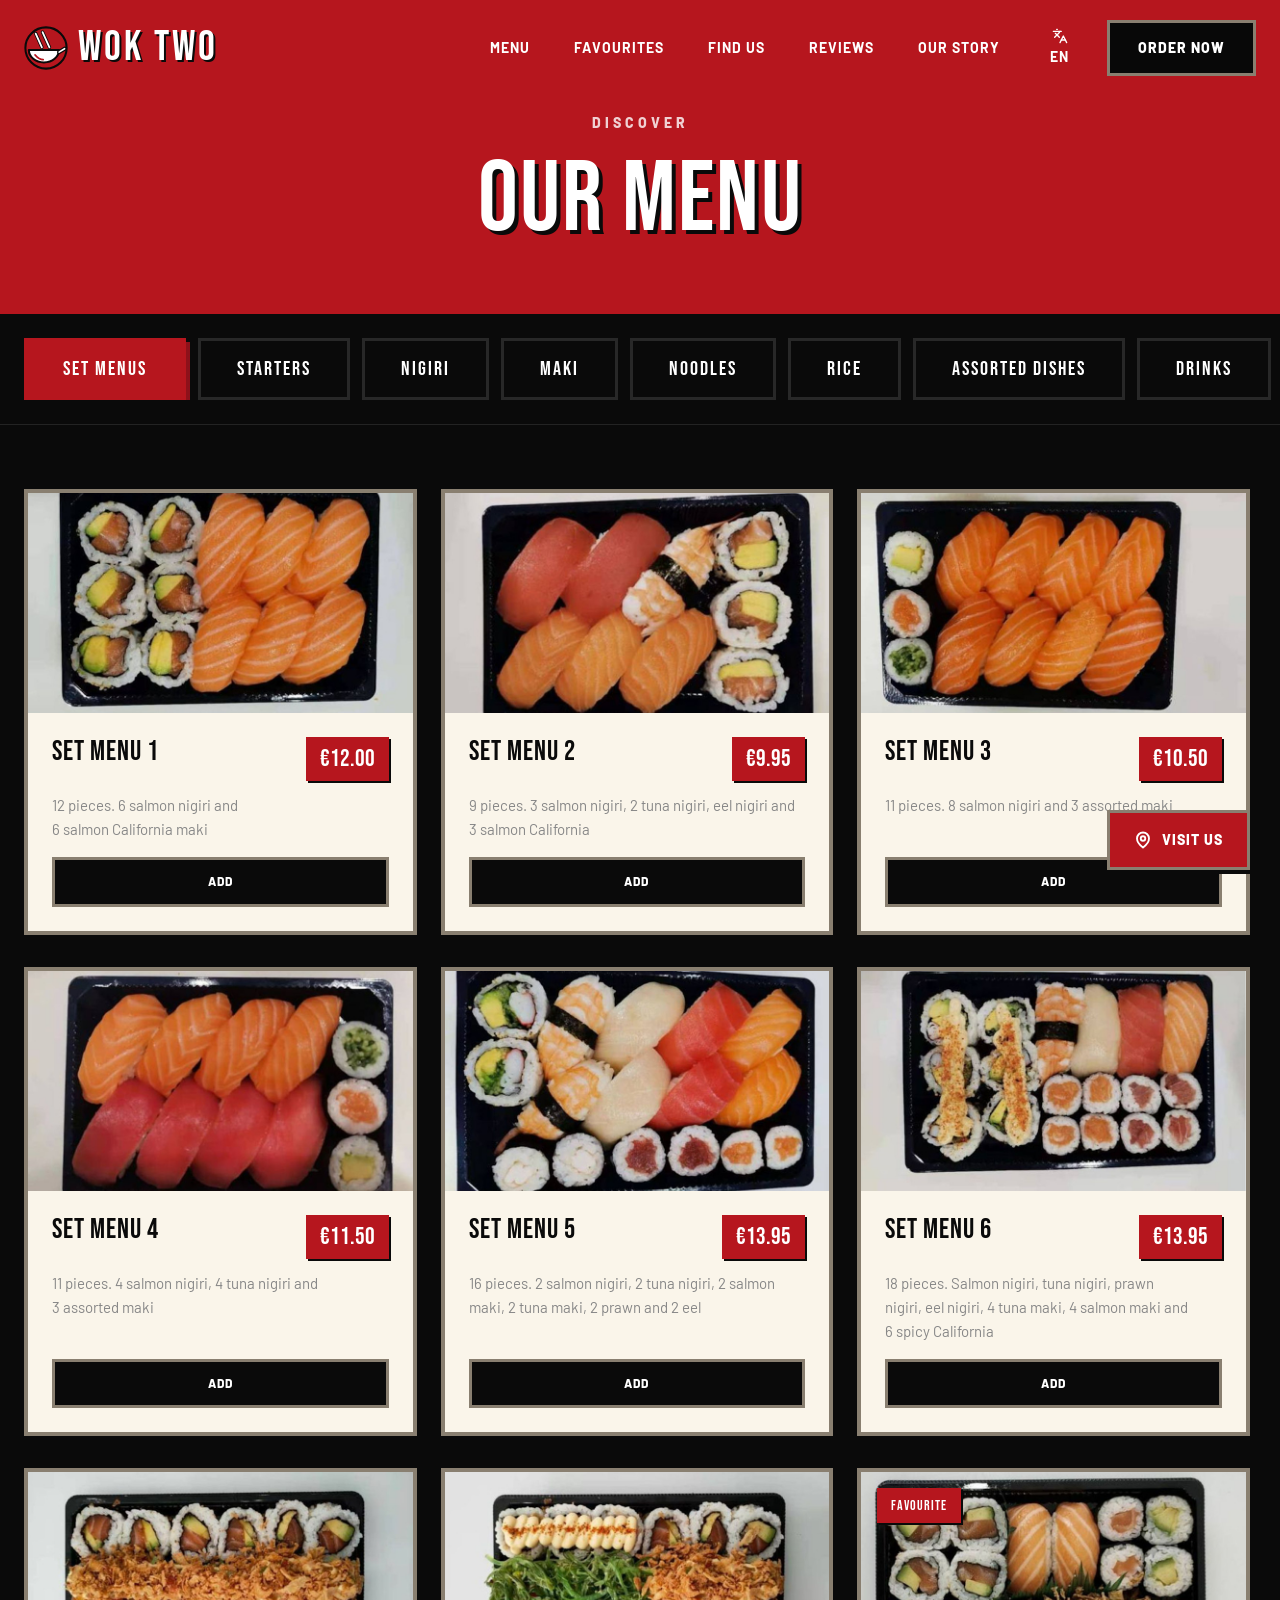
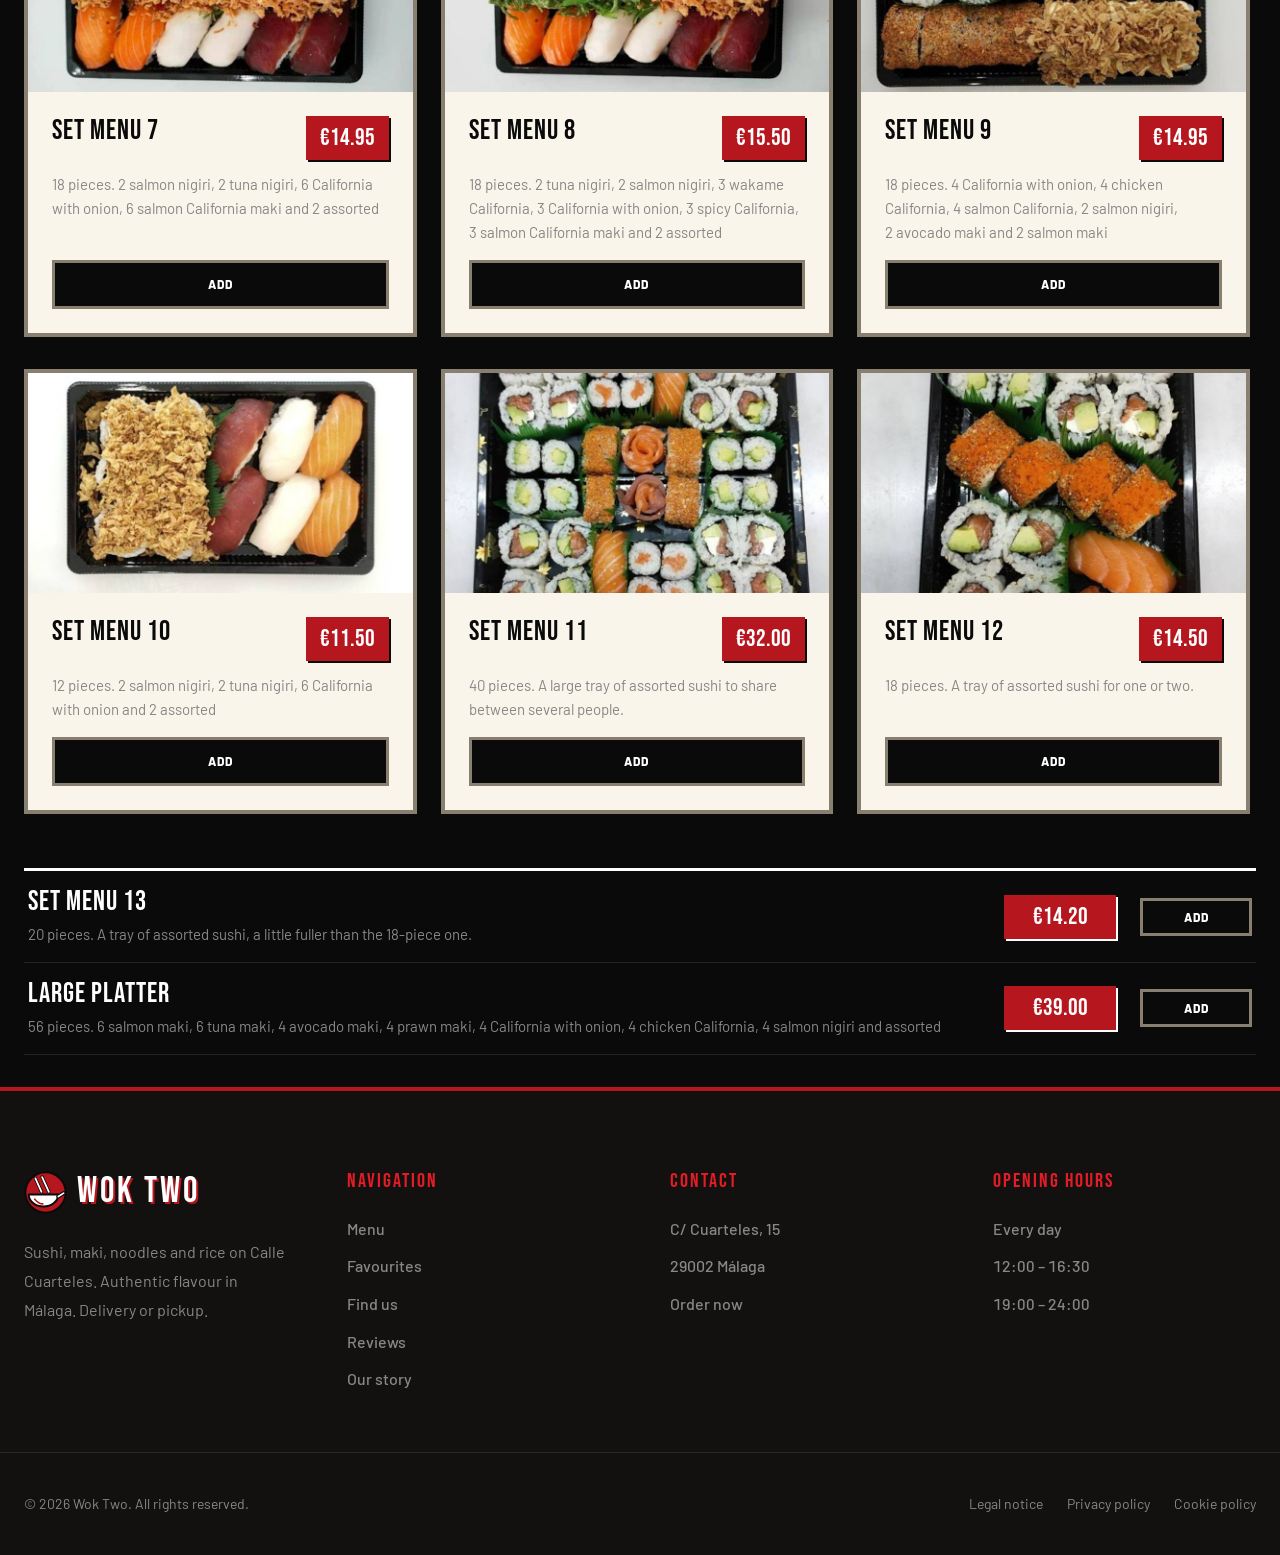
<file: en/carta.html>
<!doctype html>
<html lang="en" data-hours="12:00-16:30,19:00-24:00">
<head>
<meta charset="utf-8">
<meta name="viewport" content="width=device-width, initial-scale=1">
<meta name="theme-color" content="#b6161e">
<title>Menu · Wok Two, sushi and wok in Málaga</title>
<meta name="description" content="The full Wok Two menu: 84 dishes of sushi, maki, noodles, rice and more, with prices. Order for pickup.">
<link rel="canonical" href="https://www.woktwo.es/en/carta.html">
<link rel="alternate" hreflang="es" href="https://www.woktwo.es/carta.html">
<link rel="alternate" hreflang="en" href="https://www.woktwo.es/en/carta.html">
<link rel="alternate" hreflang="x-default" href="https://www.woktwo.es/carta.html">
<link rel="icon" href="../favicon.svg" type="image/svg+xml">
<meta property="og:type" content="website">
<meta property="og:site_name" content="Wok Two">
<meta property="og:title" content="Menu · Wok Two, sushi and wok in Málaga">
<meta property="og:description" content="The full Wok Two menu: 84 dishes of sushi, maki, noodles, rice and more, with prices. Order for pickup.">
<meta property="og:url" content="https://www.woktwo.es/en/carta.html">
<meta property="og:image" content="https://www.woktwo.es/images/1f1b4ce9c8f69ddcaa09ad56c4c3ac72-1024.jpg">
<meta property="og:locale" content="en_GB">
<meta name="twitter:card" content="summary_large_image">
<link rel="stylesheet" href="../fonts/fonts.css?v=56d5fe9d">
<link rel="stylesheet" href="../styles.css?v=56d5fe9d">
<script>document.documentElement.classList.add('js');</script>
</head>
<body class="page-carta">
<a class="skip" href="#main">Skip to content</a>
<div class="progress" data-progress aria-hidden="true"></div>
<header class="nav" data-nav>
  <div class="container nav__in">
    <a class="nav__brand" href="index.html" aria-label="Wok Two, home"><img class="logo" src="../logo.svg" alt="" width="40" height="40">Wok Two</a>
    <nav class="nav__links" aria-label="Main"><a class="slide" href="carta.html" data-text="Menu"><span>Menu</span></a><a class="slide" href="index.html#destacados" data-text="Favourites"><span>Favourites</span></a><a class="slide" href="index.html#donde" data-text="Find us"><span>Find us</span></a><a class="slide" href="index.html#opiniones" data-text="Reviews"><span>Reviews</span></a><a class="slide" href="index.html#historia" data-text="Our story"><span>Our story</span></a><a class="slide slide--lang" href="../carta.html" hreflang="es" lang="es" aria-label="Versión en español"><span><svg width="16" height="16" viewBox="0 0 24 24" fill="none" stroke="currentColor" stroke-width="2" stroke-linecap="round" stroke-linejoin="round" aria-hidden="true"><path d="m5 8 6 6"/><path d="m4 14 6-6 2-3"/><path d="M2 5h12"/><path d="M7 2h1"/><path d="m22 22-5-10-5 10"/><path d="M14 18h6"/></svg>EN</span><span class="roll-b" aria-hidden="true">EN</span></a></nav>
    <a class="nav__cta" href="carta.html" data-open-cart>Order now</a>
    <button class="burger" type="button" aria-expanded="false" aria-controls="menu" data-burger><span></span><span></span><span></span><span class="visually-hidden">Menu</span></button>
  </div>
</header>
<div class="menu" id="menu" data-menu hidden>
  <nav aria-label="Mobile"><a href="index.html">Home</a><a href="carta.html">Menu</a><a href="index.html#destacados">Favourites</a><a href="index.html#donde">Find us</a><a href="index.html#opiniones">Reviews</a><a href="index.html#historia">Our story</a><a href="carta.html" data-open-cart>Order now</a><a class="menu__lang" href="../carta.html" hreflang="es" lang="es" aria-label="Versión en español"><svg width="16" height="16" viewBox="0 0 24 24" fill="none" stroke="currentColor" stroke-width="2" stroke-linecap="round" stroke-linejoin="round" aria-hidden="true"><path d="m5 8 6 6"/><path d="m4 14 6-6 2-3"/><path d="M2 5h12"/><path d="M7 2h1"/><path d="m22 22-5-10-5 10"/><path d="M14 18h6"/></svg>EN</a></nav>
</div>

<main id="main">
  <section class="phead" aria-labelledby="h-carta">
    <div class="container"><span class="label">Discover</span><h1 class="title-xl" id="h-carta">Our menu</h1></div>
  </section>
  <div class="carta" data-carta>
    <div class="cats-bar">
      <nav class="container cats" aria-label="Menu sections">
        <a href="#c-menus" class="cat" data-cat="menus" aria-current="true">Set Menus</a>
        <a href="#c-empezar" class="cat" data-cat="empezar">Starters</a>
        <a href="#c-nigiri" class="cat" data-cat="nigiri">Nigiri</a>
        <a href="#c-makis" class="cat" data-cat="makis">Maki</a>
        <a href="#c-fideos" class="cat" data-cat="fideos">Noodles</a>
        <a href="#c-arroces" class="cat" data-cat="arroces">Rice</a>
        <a href="#c-variados" class="cat" data-cat="variados">Assorted Dishes</a>
        <a href="#c-bebidas" class="cat" data-cat="bebidas">Drinks</a>
      </nav>
    </div>
    <div class="container panels">
    <section class="panel is-open" id="c-menus" data-panel="menus">
      <h2 class="panel__title">Set Menus</h2>
      <div class="grid">
        <article class="mcard">
  <div class="mcard__img" data-slot="dish-3762fa"><img src="../images/3762faea63d5029b0f0bf1e36ca68f86-800.jpg" width="800" height="600" alt="Set Menu 1, 12 pieces" loading="lazy" decoding="async"></div>
  <div class="mcard__body">
    <div class="mcard__top"><h3 class="mcard__name">Set Menu 1</h3><span class="mcard__price num">€12.00</span></div>
    <p class="mcard__desc">12 pieces. 6 salmon nigiri and 6 salmon California maki</p><button type="button" class="desc-toggle" aria-expanded="false" data-show="Show description" data-hide="Hide description">Show description</button>
    <button type="button" class="mcard__btn" data-add="Menú 1, 12 unidades" aria-label="Add Set Menu 1 to the order">Add</button>
  </div>
</article>
        <article class="mcard">
  <div class="mcard__img" data-slot="dish-b67731"><img src="../images/b677311323b67003721ca589fceb6599-800.jpg" width="800" height="600" alt="Set Menu 2, 9 pieces" loading="lazy" decoding="async"></div>
  <div class="mcard__body">
    <div class="mcard__top"><h3 class="mcard__name">Set Menu 2</h3><span class="mcard__price num">€9.95</span></div>
    <p class="mcard__desc">9 pieces. 3 salmon nigiri, 2 tuna nigiri, eel nigiri and 3 salmon California</p><button type="button" class="desc-toggle" aria-expanded="false" data-show="Show description" data-hide="Hide description">Show description</button>
    <button type="button" class="mcard__btn" data-add="Menú 2, 9 unidades" aria-label="Add Set Menu 2 to the order">Add</button>
  </div>
</article>
        <article class="mcard">
  <div class="mcard__img" data-slot="dish-c47b62"><img src="../images/c47b626a785484680354b85763ce09fe-800.jpg" width="800" height="600" alt="Set Menu 3, 11 pieces" loading="lazy" decoding="async"></div>
  <div class="mcard__body">
    <div class="mcard__top"><h3 class="mcard__name">Set Menu 3</h3><span class="mcard__price num">€10.50</span></div>
    <p class="mcard__desc">11 pieces. 8 salmon nigiri and 3 assorted maki</p><button type="button" class="desc-toggle" aria-expanded="false" data-show="Show description" data-hide="Hide description">Show description</button>
    <button type="button" class="mcard__btn" data-add="Menú 3, 11 unidades" aria-label="Add Set Menu 3 to the order">Add</button>
  </div>
</article>
        <article class="mcard">
  <div class="mcard__img" data-slot="dish-6bfd04"><img src="../images/6bfd043699552bf930b502fd847685c0-800.jpg" width="800" height="600" alt="Set Menu 4, 11 pieces" loading="lazy" decoding="async"></div>
  <div class="mcard__body">
    <div class="mcard__top"><h3 class="mcard__name">Set Menu 4</h3><span class="mcard__price num">€11.50</span></div>
    <p class="mcard__desc">11 pieces. 4 salmon nigiri, 4 tuna nigiri and 3 assorted maki</p><button type="button" class="desc-toggle" aria-expanded="false" data-show="Show description" data-hide="Hide description">Show description</button>
    <button type="button" class="mcard__btn" data-add="Menú 4, 11 unidades" aria-label="Add Set Menu 4 to the order">Add</button>
  </div>
</article>
        <article class="mcard">
  <div class="mcard__img" data-slot="dish-61998f"><img src="../images/61998fc6616d9f843a972574327e307d-800.jpg" width="800" height="600" alt="Set Menu 5, 16 pieces" loading="lazy" decoding="async"></div>
  <div class="mcard__body">
    <div class="mcard__top"><h3 class="mcard__name">Set Menu 5</h3><span class="mcard__price num">€13.95</span></div>
    <p class="mcard__desc">16 pieces. 2 salmon nigiri, 2 tuna nigiri, 2 salmon maki, 2 tuna maki, 2 prawn and 2 eel</p><button type="button" class="desc-toggle" aria-expanded="false" data-show="Show description" data-hide="Hide description">Show description</button>
    <button type="button" class="mcard__btn" data-add="Menú 5, 16 unidades" aria-label="Add Set Menu 5 to the order">Add</button>
  </div>
</article>
        <article class="mcard">
  <div class="mcard__img" data-slot="dish-c341a7"><img src="../images/c341a77d66b2028b00b227367d438a81-800.jpg" width="800" height="600" alt="Set Menu 6, 18 pieces" loading="lazy" decoding="async"></div>
  <div class="mcard__body">
    <div class="mcard__top"><h3 class="mcard__name">Set Menu 6</h3><span class="mcard__price num">€13.95</span></div>
    <p class="mcard__desc">18 pieces. Salmon nigiri, tuna nigiri, prawn nigiri, eel nigiri, 4 tuna maki, 4 salmon maki and 6 spicy California</p><button type="button" class="desc-toggle" aria-expanded="false" data-show="Show description" data-hide="Hide description">Show description</button>
    <button type="button" class="mcard__btn" data-add="Menú 6, 18 unidades" aria-label="Add Set Menu 6 to the order">Add</button>
  </div>
</article>
        <article class="mcard">
  <div class="mcard__img" data-slot="dish-8a72c0"><img src="../images/8a72c09abdf12d3d27bd5d3999660c6e-800.jpg" width="800" height="600" alt="Set Menu 7, 18 pieces" loading="lazy" decoding="async"></div>
  <div class="mcard__body">
    <div class="mcard__top"><h3 class="mcard__name">Set Menu 7</h3><span class="mcard__price num">€14.95</span></div>
    <p class="mcard__desc">18 pieces. 2 salmon nigiri, 2 tuna nigiri, 6 California with onion, 6 salmon California maki and 2 assorted</p><button type="button" class="desc-toggle" aria-expanded="false" data-show="Show description" data-hide="Hide description">Show description</button>
    <button type="button" class="mcard__btn" data-add="Menú 7, 18 unidades" aria-label="Add Set Menu 7 to the order">Add</button>
  </div>
</article>
        <article class="mcard">
  <div class="mcard__img" data-slot="dish-67eaf3"><img src="../images/67eaf393d025c36bea019acd533c6c21-800.jpg" width="800" height="600" alt="Set Menu 8, 18 pieces" loading="lazy" decoding="async"></div>
  <div class="mcard__body">
    <div class="mcard__top"><h3 class="mcard__name">Set Menu 8</h3><span class="mcard__price num">€15.50</span></div>
    <p class="mcard__desc">18 pieces. 2 tuna nigiri, 2 salmon nigiri, 3 wakame California, 3 California with onion, 3 spicy California, 3 salmon California maki and 2 assorted</p><button type="button" class="desc-toggle" aria-expanded="false" data-show="Show description" data-hide="Hide description">Show description</button>
    <button type="button" class="mcard__btn" data-add="Menú 8, 18 unidades" aria-label="Add Set Menu 8 to the order">Add</button>
  </div>
</article>
        <article class="mcard">
  <div class="mcard__img" data-slot="dish-71c44b"><img src="../images/71c44bcdd9c775c1809aa2f60e42526d-800.jpg" width="800" height="600" alt="Set Menu 9, 18 pieces" loading="lazy" decoding="async"><span class="mcard__badge" data-keep>Favourite</span></div>
  <div class="mcard__body">
    <div class="mcard__top"><h3 class="mcard__name">Set Menu 9</h3><span class="mcard__price num">€14.95</span></div>
    <p class="mcard__desc">18 pieces. 4 California with onion, 4 chicken California, 4 salmon California, 2 salmon nigiri, 2 avocado maki and 2 salmon maki</p><button type="button" class="desc-toggle" aria-expanded="false" data-show="Show description" data-hide="Hide description">Show description</button>
    <button type="button" class="mcard__btn" data-add="Menú 9, 18 unidades" aria-label="Add Set Menu 9 to the order">Add</button>
  </div>
</article>
        <article class="mcard">
  <div class="mcard__img" data-slot="dish-9fd3aa"><img src="../images/9fd3aa061579275fa61a93177fbaf42c-800.jpg" width="800" height="600" alt="Set Menu 10, 12 pieces" loading="lazy" decoding="async"></div>
  <div class="mcard__body">
    <div class="mcard__top"><h3 class="mcard__name">Set Menu 10</h3><span class="mcard__price num">€11.50</span></div>
    <p class="mcard__desc">12 pieces. 2 salmon nigiri, 2 tuna nigiri, 6 California with onion and 2 assorted</p><button type="button" class="desc-toggle" aria-expanded="false" data-show="Show description" data-hide="Hide description">Show description</button>
    <button type="button" class="mcard__btn" data-add="Menú 10, 12 unidades" aria-label="Add Set Menu 10 to the order">Add</button>
  </div>
</article>
        <article class="mcard">
  <div class="mcard__img" data-slot="dish-1f1b4c"><img src="../images/1f1b4ce9c8f69ddcaa09ad56c4c3ac72-800.jpg" width="800" height="600" alt="Set Menu 11, 40 pieces" loading="lazy" decoding="async"></div>
  <div class="mcard__body">
    <div class="mcard__top"><h3 class="mcard__name">Set Menu 11</h3><span class="mcard__price num">€32.00</span></div>
    <p class="mcard__desc">40 pieces. A large tray of assorted sushi to share between several people.</p><button type="button" class="desc-toggle" aria-expanded="false" data-show="Show description" data-hide="Hide description">Show description</button>
    <button type="button" class="mcard__btn" data-add="Menú 11, 40 unidades" aria-label="Add Set Menu 11 to the order">Add</button>
  </div>
</article>
        <article class="mcard">
  <div class="mcard__img" data-slot="dish-d8f236"><img src="../images/d8f2369017390e1e220066df57a5d40a-800.jpg" width="800" height="600" alt="Set Menu 12, 18 pieces" loading="lazy" decoding="async"></div>
  <div class="mcard__body">
    <div class="mcard__top"><h3 class="mcard__name">Set Menu 12</h3><span class="mcard__price num">€14.50</span></div>
    <p class="mcard__desc">18 pieces. A tray of assorted sushi for one or two.</p><button type="button" class="desc-toggle" aria-expanded="false" data-show="Show description" data-hide="Hide description">Show description</button>
    <button type="button" class="mcard__btn" data-add="Menú 12, 18 unidades" aria-label="Add Set Menu 12 to the order">Add</button>
  </div>
</article>
      </div>
      <ul class="rows" aria-label="More set menus">
        <li class="row"><div class="row__main"><span class="row__name">Set Menu 13</span><span class="row__desc">20 pieces. A tray of assorted sushi, a little fuller than the 18-piece one.</span><button type="button" class="desc-toggle" aria-expanded="false" data-show="Show description" data-hide="Hide description">Show description</button></div><span class="row__price num">€14.20</span><button type="button" class="row__add" data-add="Menú 13, 20 unidades" aria-label="Add Set Menu 13 to the order">Add</button></li>
        <li class="row"><div class="row__main"><span class="row__name">Large Platter</span><span class="row__desc">56 pieces. 6 salmon maki, 6 tuna maki, 4 avocado maki, 4 prawn maki, 4 California with onion, 4 chicken California, 4 salmon nigiri and assorted</span><button type="button" class="desc-toggle" aria-expanded="false" data-show="Show description" data-hide="Hide description">Show description</button></div><span class="row__price num">€39.00</span><button type="button" class="row__add" data-add="Plato Grande, 56 unidades" aria-label="Add Large Platter to the order">Add</button></li>
      </ul>
    </section>
    <section class="panel" id="c-empezar" data-panel="empezar">
      <h2 class="panel__title">Starters</h2>
      <div class="grid">
        <article class="mcard">
  <div class="mcard__img" data-slot="dish-721c50"><img src="../images/721c50087fe774db3fe192494a00bdc9-800.jpg" width="800" height="600" alt="Spring Rolls" loading="lazy" decoding="async"></div>
  <div class="mcard__body">
    <div class="mcard__top"><h3 class="mcard__name">Spring Rolls</h3><span class="mcard__price num">€2.30</span></div>
    <p class="mcard__desc">Fried rolls filled with vegetables, crisp on the outside.</p><button type="button" class="desc-toggle" aria-expanded="false" data-show="Show description" data-hide="Hide description">Show description</button>
    <button type="button" class="mcard__btn" data-add="Rollitos Primavera" aria-label="Add Spring Rolls to the order">Add</button>
  </div>
</article>
        <article class="mcard">
  <div class="mcard__img" data-slot="dish-f851ce"><img src="../images/f851cedc224a822194de32e95089450a-800.jpg" width="800" height="600" alt="Chinese Dumplings" loading="lazy" decoding="async"></div>
  <div class="mcard__body">
    <div class="mcard__top"><h3 class="mcard__name">Chinese Dumplings</h3><span class="mcard__price num">€3.50</span></div>
    <p class="mcard__desc">Chinese-style filled dumplings, to snack on before your main.</p><button type="button" class="desc-toggle" aria-expanded="false" data-show="Show description" data-hide="Hide description">Show description</button>
    <button type="button" class="mcard__btn" data-add="Empanadillas Chinas" aria-label="Add Chinese Dumplings to the order">Add</button>
  </div>
</article>
        <article class="mcard">
  <div class="mcard__img" data-slot="dish-3ac60c"><img src="../images/3ac60cb6afd1c160b881583218afeeb3-800.jpg" width="800" height="600" alt="Chicken Wings, 3 pieces" loading="lazy" decoding="async"></div>
  <div class="mcard__body">
    <div class="mcard__top"><h3 class="mcard__name">Chicken Wings</h3><span class="mcard__price num">€4.50</span></div>
    <p class="mcard__desc">3 pieces. Fried chicken wings, three pieces.</p><button type="button" class="desc-toggle" aria-expanded="false" data-show="Show description" data-hide="Hide description">Show description</button>
    <button type="button" class="mcard__btn" data-add="Alitas de Pollo, 3 piezas" aria-label="Add Chicken Wings to the order">Add</button>
  </div>
</article>
        <article class="mcard">
  <div class="mcard__img" data-slot="dish-da229b"><img src="../images/da229bd078a22848882a5cdf0461e912-800.jpg" width="800" height="600" alt="Prawn Crackers" loading="lazy" decoding="async"></div>
  <div class="mcard__body">
    <div class="mcard__top"><h3 class="mcard__name">Prawn Crackers</h3><span class="mcard__price num">€1.50</span></div>
    <p class="mcard__desc">Classic prawn crackers, crunchy. They go with anything.</p><button type="button" class="desc-toggle" aria-expanded="false" data-show="Show description" data-hide="Hide description">Show description</button>
    <button type="button" class="mcard__btn" data-add="Pan de Gambas" aria-label="Add Prawn Crackers to the order">Add</button>
  </div>
</article>
      </div>
      <ul class="rows" aria-label="More starters">
        <li class="row"><div class="row__main"><span class="row__name">Cucumber Salad</span><span class="row__desc">Dressed sliced cucumber. Light, and good alongside sushi.</span><button type="button" class="desc-toggle" aria-expanded="false" data-show="Show description" data-hide="Hide description">Show description</button></div><span class="row__price num">€3.20</span><button type="button" class="row__add" data-add="Ensalada de Pepino" aria-label="Add Cucumber Salad to the order">Add</button></li>
        <li class="row"><div class="row__main"><span class="row__name">Rainbow Roll</span><span class="row__desc">9 pieces. A roll topped with slices of assorted fish.</span><button type="button" class="desc-toggle" aria-expanded="false" data-show="Show description" data-hide="Hide description">Show description</button></div><span class="row__price num">€9.90</span><button type="button" class="row__add" data-add="Rainbow Roll, 9 unidades" aria-label="Add Rainbow Roll to the order">Add</button></li>
      </ul>
    </section>
    <section class="panel" id="c-nigiri" data-panel="nigiri">
      <h2 class="panel__title">Nigiri</h2>
      <div class="grid">
        <article class="mcard">
  <div class="mcard__img" data-slot="dish-6a042b"><img src="../images/6a042b825bb737891a440944faeed951-800.jpg" width="800" height="600" alt="Eel Nigiri, 2 pieces" loading="lazy" decoding="async"></div>
  <div class="mcard__body">
    <div class="mcard__top"><h3 class="mcard__name">Eel Nigiri</h3><span class="mcard__price num">€3.20</span></div>
    <p class="mcard__desc">2 pieces. Eel on sushi rice, with its sweet sauce.</p><button type="button" class="desc-toggle" aria-expanded="false" data-show="Show description" data-hide="Hide description">Show description</button>
    <button type="button" class="mcard__btn" data-add="Nigiri de Anguila, 2 piezas" aria-label="Add Eel Nigiri to the order">Add</button>
  </div>
</article>
        <article class="mcard">
  <div class="mcard__img" data-slot="dish-be9ba9"><img src="../images/be9ba9bf76ab7b650921a0742de4dd2e-800.jpg" width="800" height="600" alt="Prawn Nigiri, 2 pieces" loading="lazy" decoding="async"></div>
  <div class="mcard__body">
    <div class="mcard__top"><h3 class="mcard__name">Prawn Nigiri</h3><span class="mcard__price num">€3.20</span></div>
    <p class="mcard__desc">2 pieces. Cooked prawn on sushi rice.</p><button type="button" class="desc-toggle" aria-expanded="false" data-show="Show description" data-hide="Hide description">Show description</button>
    <button type="button" class="mcard__btn" data-add="Nigiri de Langostino, 2 piezas" aria-label="Add Prawn Nigiri to the order">Add</button>
  </div>
</article>
        <article class="mcard">
  <div class="mcard__img" data-slot="dish-c7e526"><img src="../images/c7e5260a4987923d35d6d168b6e170c6-800.jpg" width="800" height="600" alt="Tuna Nigiri, 2 pieces" loading="lazy" decoding="async"></div>
  <div class="mcard__body">
    <div class="mcard__top"><h3 class="mcard__name">Tuna Nigiri</h3><span class="mcard__price num">€3.20</span></div>
    <p class="mcard__desc">2 pieces. Tuna on sushi rice.</p><button type="button" class="desc-toggle" aria-expanded="false" data-show="Show description" data-hide="Hide description">Show description</button>
    <button type="button" class="mcard__btn" data-add="Nigiri de Atún, 2 piezas" aria-label="Add Tuna Nigiri to the order">Add</button>
  </div>
</article>
        <article class="mcard">
  <div class="mcard__img" data-slot="dish-a64454"><img src="../images/a64454a4c53a0355ac4c1f43a5a2cb13-800.jpg" width="800" height="600" alt="Salmon Nigiri, 2 pieces" loading="lazy" decoding="async"></div>
  <div class="mcard__body">
    <div class="mcard__top"><h3 class="mcard__name">Salmon Nigiri</h3><span class="mcard__price num">€3.20</span></div>
    <p class="mcard__desc">2 pieces. Salmon on sushi rice. The classic nigiri.</p><button type="button" class="desc-toggle" aria-expanded="false" data-show="Show description" data-hide="Hide description">Show description</button>
    <button type="button" class="mcard__btn" data-add="Nigiri de Salmón, 2 piezas" aria-label="Add Salmon Nigiri to the order">Add</button>
  </div>
</article>
        <article class="mcard">
  <div class="mcard__img" data-slot="dish-70835b"><img src="../images/70835b955fafe3fb4b8297cba2fc5322-800.jpg" width="800" height="600" alt="Salmon Nigiri, 6 pieces" loading="lazy" decoding="async"></div>
  <div class="mcard__body">
    <div class="mcard__top"><h3 class="mcard__name">Salmon Nigiri</h3><span class="mcard__price num">€7.80</span></div>
    <p class="mcard__desc">6 pieces. Six salmon nigiri, for when you only want salmon.</p><button type="button" class="desc-toggle" aria-expanded="false" data-show="Show description" data-hide="Hide description">Show description</button>
    <button type="button" class="mcard__btn" data-add="Nigiri de Salmón, 6 unidades" aria-label="Add Salmon Nigiri to the order">Add</button>
  </div>
</article>
      </div>
    </section>
    <section class="panel" id="c-makis" data-panel="makis">
      <h2 class="panel__title">Maki</h2>
      <div class="grid">
        <article class="mcard">
  <div class="mcard__img" data-slot="dish-c01cdb"><img src="../images/c01cdbd060ae86193a728171a71e520f-800.jpg" width="800" height="600" alt="Assorted Maki, 16 pieces" loading="lazy" decoding="async"></div>
  <div class="mcard__body">
    <div class="mcard__top"><h3 class="mcard__name">Assorted Maki</h3><span class="mcard__price num">€7.50</span></div>
    <p class="mcard__desc">16 pieces. 4 salmon maki, 4 tuna maki, 4 avocado maki and 4 prawn maki</p><button type="button" class="desc-toggle" aria-expanded="false" data-show="Show description" data-hide="Hide description">Show description</button>
    <button type="button" class="mcard__btn" data-add="Maki Variado, 16 unidades" aria-label="Add Assorted Maki to the order">Add</button>
  </div>
</article>
        <article class="mcard">
  <div class="mcard__img" data-slot="dish-32197d"><img src="../images/32197d4be0e95a67ccce82428e759327-800.jpg" width="800" height="600" alt="Salmon Maki, 16 pieces" loading="lazy" decoding="async"></div>
  <div class="mcard__body">
    <div class="mcard__top"><h3 class="mcard__name">Salmon Maki</h3><span class="mcard__price num">€7.80</span></div>
    <p class="mcard__desc">16 pieces. Thin seaweed rolls with rice and salmon.</p><button type="button" class="desc-toggle" aria-expanded="false" data-show="Show description" data-hide="Hide description">Show description</button>
    <button type="button" class="mcard__btn" data-add="Maki Salmón, 16 unidades" aria-label="Add Salmon Maki to the order">Add</button>
  </div>
</article>
        <article class="mcard">
  <div class="mcard__img" data-slot="dish-169258"><img src="../images/1692586255fd4d519d9fb1402cad151c-800.jpg" width="800" height="600" alt="Avocado Maki, 16 pieces" loading="lazy" decoding="async"><span class="mcard__badge" data-keep>Favourite</span></div>
  <div class="mcard__body">
    <div class="mcard__top"><h3 class="mcard__name">Avocado Maki</h3><span class="mcard__price num">€7.50</span></div>
    <p class="mcard__desc">16 pieces. Avocado maki. A fish-free option.</p><button type="button" class="desc-toggle" aria-expanded="false" data-show="Show description" data-hide="Hide description">Show description</button>
    <button type="button" class="mcard__btn" data-add="Maki Aguacate, 16 unidades" aria-label="Add Avocado Maki to the order">Add</button>
  </div>
</article>
        <article class="mcard">
  <div class="mcard__img" data-slot="dish-7aa698"><img src="../images/7aa6984445433f5fa071dc57044f5a03-800.jpg" width="800" height="600" alt="Futo Maki, 5 pieces" loading="lazy" decoding="async"></div>
  <div class="mcard__body">
    <div class="mcard__top"><h3 class="mcard__name">Futo Maki</h3><span class="mcard__price num">€6.00</span></div>
    <p class="mcard__desc">5 pieces. A thick maki with several fillings.</p><button type="button" class="desc-toggle" aria-expanded="false" data-show="Show description" data-hide="Hide description">Show description</button>
    <button type="button" class="mcard__btn" data-add="Futo Maki, 5 unidades" aria-label="Add Futo Maki to the order">Add</button>
  </div>
</article>
      </div>
      <ul class="rows" aria-label="More maki">
        <li class="row"><div class="row__main"><span class="row__name">Assorted Maki</span><span class="row__desc">8 pieces. A small portion of assorted maki.</span><button type="button" class="desc-toggle" aria-expanded="false" data-show="Show description" data-hide="Hide description">Show description</button></div><span class="row__price num">€4.00</span><button type="button" class="row__add" data-add="Maki Variado, 8 unidades" aria-label="Add Assorted Maki to the order">Add</button></li>
        <li class="row"><div class="row__main"><span class="row__name">Salmon Maki</span><span class="row__desc">8 pieces. A small portion of salmon maki.</span><button type="button" class="desc-toggle" aria-expanded="false" data-show="Show description" data-hide="Hide description">Show description</button></div><span class="row__price num">€4.00</span><button type="button" class="row__add" data-add="Maki Salmón, 8 unidades" aria-label="Add Salmon Maki to the order">Add</button></li>
        <li class="row"><div class="row__main"><span class="row__name">Avocado Maki</span><span class="row__desc">8 pieces. A small portion of avocado maki. A fish-free option.</span><button type="button" class="desc-toggle" aria-expanded="false" data-show="Show description" data-hide="Hide description">Show description</button></div><span class="row__price num">€4.00</span><button type="button" class="row__add" data-add="Maki Aguacate, 8 unidades" aria-label="Add Avocado Maki to the order">Add</button></li>
        <li class="row"><div class="row__main"><span class="row__name">Salmon Maki</span><span class="row__desc">2 pieces. Two salmon maki.</span><button type="button" class="desc-toggle" aria-expanded="false" data-show="Show description" data-hide="Hide description">Show description</button></div><span class="row__price num">€1.50</span><button type="button" class="row__add" data-add="Maki de Salmón, 2 unidades" aria-label="Add Salmon Maki to the order">Add</button></li>
        <li class="row"><div class="row__main"><span class="row__name">Tuna Maki</span><span class="row__desc">2 pieces. Two tuna maki.</span><button type="button" class="desc-toggle" aria-expanded="false" data-show="Show description" data-hide="Hide description">Show description</button></div><span class="row__price num">€1.50</span><button type="button" class="row__add" data-add="Maki de Atún, 2 unidades" aria-label="Add Tuna Maki to the order">Add</button></li>
        <li class="row"><div class="row__main"><span class="row__name">Prawn Maki</span><span class="row__desc">2 pieces. Two prawn maki.</span><button type="button" class="desc-toggle" aria-expanded="false" data-show="Show description" data-hide="Hide description">Show description</button></div><span class="row__price num">€1.50</span><button type="button" class="row__add" data-add="Maki de Gambas, 2 unidades" aria-label="Add Prawn Maki to the order">Add</button></li>
        <li class="row"><div class="row__main"><span class="row__name">Avocado Maki</span><span class="row__desc">2 pieces. Two avocado maki.</span><button type="button" class="desc-toggle" aria-expanded="false" data-show="Show description" data-hide="Hide description">Show description</button></div><span class="row__price num">€1.50</span><button type="button" class="row__add" data-add="Maki de Aguacate, 2 unidades" aria-label="Add Avocado Maki to the order">Add</button></li>
      </ul>
    </section>
    <section class="panel" id="c-fideos" data-panel="fideos">
      <h2 class="panel__title">Noodles</h2>
      <div class="grid">
        <article class="mcard">
  <div class="mcard__img" data-slot="dish-c3cc52"><img src="../images/c3cc5208ee734feda09d84495426825a-800.jpg" width="800" height="600" alt="Noodles with Egg and Vegetables, small" loading="lazy" decoding="async"></div>
  <div class="mcard__body">
    <div class="mcard__top"><h3 class="mcard__name">Noodles with Egg and Vegetables</h3><span class="mcard__price num">€3.40</span></div>
    <p class="mcard__desc">small. Wok-tossed noodles with egg and vegetables.</p><button type="button" class="desc-toggle" aria-expanded="false" data-show="Show description" data-hide="Hide description">Show description</button>
    <button type="button" class="mcard__btn" data-add="Tallarines con Huevo y Verduras, pequeño" aria-label="Add Noodles with Egg and Vegetables to the order">Add</button>
  </div>
</article>
        <article class="mcard">
  <div class="mcard__img" data-slot="dish-c3cc52"><img src="../images/c3cc5208ee734feda09d84495426825a-800.jpg" width="800" height="600" alt="Noodles with Egg and Vegetables, large" loading="lazy" decoding="async"></div>
  <div class="mcard__body">
    <div class="mcard__top"><h3 class="mcard__name">Noodles with Egg and Vegetables</h3><span class="mcard__price num">€3.90</span></div>
    <p class="mcard__desc">large. Wok-tossed noodles with egg and vegetables.</p><button type="button" class="desc-toggle" aria-expanded="false" data-show="Show description" data-hide="Hide description">Show description</button>
    <button type="button" class="mcard__btn" data-add="Tallarines con Huevo y Verduras, grande" aria-label="Add Noodles with Egg and Vegetables to the order">Add</button>
  </div>
</article>
        <article class="mcard">
  <div class="mcard__img" data-slot="dish-4858a1"><img src="../images/4858a14efa3433b5d1f342f17cad4de9-800.jpg" width="800" height="600" alt="Vermicelli with Vegetables" loading="lazy" decoding="async"></div>
  <div class="mcard__body">
    <div class="mcard__top"><h3 class="mcard__name">Vermicelli with Vegetables</h3><span class="mcard__price num">€5.00</span></div>
    <p class="mcard__desc">Thin noodles stir-fried with vegetables.</p><button type="button" class="desc-toggle" aria-expanded="false" data-show="Show description" data-hide="Hide description">Show description</button>
    <button type="button" class="mcard__btn" data-add="Fideos con Verduras" aria-label="Add Vermicelli with Vegetables to the order">Add</button>
  </div>
</article>
        <article class="mcard">
  <div class="mcard__img" data-slot="dish-a913d1"><img src="../images/a913d11fcfd0991131e583cad5535301-800.jpg" width="800" height="600" alt="Noodles with Chicken Breast" loading="lazy" decoding="async"><span class="mcard__badge" data-keep>Favourite</span></div>
  <div class="mcard__body">
    <div class="mcard__top"><h3 class="mcard__name">Noodles with Chicken Breast</h3><span class="mcard__price num">€5.60</span></div>
    <p class="mcard__desc">Wok noodles with strips of chicken breast.</p><button type="button" class="desc-toggle" aria-expanded="false" data-show="Show description" data-hide="Hide description">Show description</button>
    <button type="button" class="mcard__btn" data-add="Tallarines con Pechuga de Pollo" aria-label="Add Noodles with Chicken Breast to the order">Add</button>
  </div>
</article>
        <article class="mcard">
  <div class="mcard__img" data-slot="dish-6f1334"><img src="../images/6f13343dbde298b6c55c11383c7a5197-800.jpg" width="800" height="600" alt="Noodles with Duck" loading="lazy" decoding="async"></div>
  <div class="mcard__body">
    <div class="mcard__top"><h3 class="mcard__name">Noodles with Duck</h3><span class="mcard__price num">€6.50</span></div>
    <p class="mcard__desc">Noodles stir-fried with duck.</p><button type="button" class="desc-toggle" aria-expanded="false" data-show="Show description" data-hide="Hide description">Show description</button>
    <button type="button" class="mcard__btn" data-add="Tallarines con Pato" aria-label="Add Noodles with Duck to the order">Add</button>
  </div>
</article>
        <article class="mcard">
  <div class="mcard__img" data-slot="dish-3d8783"><img src="../images/3d87830904b0d0a78cfbcbef2aaf47a0-800.jpg" width="800" height="600" alt="Vermicelli with Prawns" loading="lazy" decoding="async"></div>
  <div class="mcard__body">
    <div class="mcard__top"><h3 class="mcard__name">Vermicelli with Prawns</h3><span class="mcard__price num">€6.50</span></div>
    <p class="mcard__desc">Thin noodles stir-fried with prawns.</p><button type="button" class="desc-toggle" aria-expanded="false" data-show="Show description" data-hide="Hide description">Show description</button>
    <button type="button" class="mcard__btn" data-add="Fideos con Langostino" aria-label="Add Vermicelli with Prawns to the order">Add</button>
  </div>
</article>
        <article class="mcard">
  <div class="mcard__img" data-slot="dish-e4bbe8"><img src="../images/e4bbe88b5fc9eb57e54f1f91c95ddc1f-800.jpg" width="800" height="600" alt="Noodles with Seafood" loading="lazy" decoding="async"></div>
  <div class="mcard__body">
    <div class="mcard__top"><h3 class="mcard__name">Noodles with Seafood</h3><span class="mcard__price num">€6.20</span></div>
    <p class="mcard__desc">Wok noodles with mixed seafood.</p><button type="button" class="desc-toggle" aria-expanded="false" data-show="Show description" data-hide="Hide description">Show description</button>
    <button type="button" class="mcard__btn" data-add="Tallarines con Marisco" aria-label="Add Noodles with Seafood to the order">Add</button>
  </div>
</article>
        <article class="mcard">
  <div class="mcard__img" data-slot="dish-5f4943"><img src="../images/5f4943395a9a8c437be8edb42422b7b2-800.jpg" width="800" height="600" alt="Noodles with Chicken Thigh" loading="lazy" decoding="async"></div>
  <div class="mcard__body">
    <div class="mcard__top"><h3 class="mcard__name">Noodles with Chicken Thigh</h3><span class="mcard__price num">€6.00</span></div>
    <p class="mcard__desc">Noodles with chicken thigh, juicier than breast.</p><button type="button" class="desc-toggle" aria-expanded="false" data-show="Show description" data-hide="Hide description">Show description</button>
    <button type="button" class="mcard__btn" data-add="Tallarines con Muslo de Pollo" aria-label="Add Noodles with Chicken Thigh to the order">Add</button>
  </div>
</article>
        <article class="mcard">
  <div class="mcard__img" data-slot="dish-39dce3"><img src="../images/39dce37be9253e2da99755a82bfa0d78-800.jpg" width="800" height="600" alt="Fried Vermicelli with Beef" loading="lazy" decoding="async"></div>
  <div class="mcard__body">
    <div class="mcard__top"><h3 class="mcard__name">Fried Vermicelli with Beef</h3><span class="mcard__price num">€7.50</span></div>
    <p class="mcard__desc">Fried noodles with stir-fried beef.</p><button type="button" class="desc-toggle" aria-expanded="false" data-show="Show description" data-hide="Hide description">Show description</button>
    <button type="button" class="mcard__btn" data-add="Fideos Fritos con Ternera" aria-label="Add Fried Vermicelli with Beef to the order">Add</button>
  </div>
</article>
        <article class="mcard">
  <div class="mcard__img" data-slot="dish-56e860"><img src="../images/56e860b1e1eb58576dccae926a6620a1-800.jpg" width="800" height="600" alt="Fried Vermicelli with Chicken" loading="lazy" decoding="async"></div>
  <div class="mcard__body">
    <div class="mcard__top"><h3 class="mcard__name">Fried Vermicelli with Chicken</h3><span class="mcard__price num">€7.00</span></div>
    <p class="mcard__desc">Fried noodles with stir-fried chicken.</p><button type="button" class="desc-toggle" aria-expanded="false" data-show="Show description" data-hide="Hide description">Show description</button>
    <button type="button" class="mcard__btn" data-add="Fideos Fritos con Pollo" aria-label="Add Fried Vermicelli with Chicken to the order">Add</button>
  </div>
</article>
      </div>
      <ul class="rows" aria-label="More noodles">
        <li class="row"><div class="row__main"><span class="row__name">Fried Noodles with Beef</span><span class="row__desc">Fried noodles with beef.</span><button type="button" class="desc-toggle" aria-expanded="false" data-show="Show description" data-hide="Hide description">Show description</button></div><span class="row__price num">€7.50</span><button type="button" class="row__add" data-add="Tallarines Fritos con Ternera" aria-label="Add Fried Noodles with Beef to the order">Add</button></li>
        <li class="row"><div class="row__main"><span class="row__name">Fried Noodles with Chicken</span><span class="row__desc">Fried noodles with chicken.</span><button type="button" class="desc-toggle" aria-expanded="false" data-show="Show description" data-hide="Hide description">Show description</button></div><span class="row__price num">€6.80</span><button type="button" class="row__add" data-add="Tallarines Fritos con Pollo" aria-label="Add Fried Noodles with Chicken to the order">Add</button></li>
      </ul>
    </section>
    <section class="panel" id="c-arroces" data-panel="arroces">
      <h2 class="panel__title">Rice</h2>
      <div class="grid">
        <article class="mcard">
  <div class="mcard__img" data-slot="dish-3c383c"><img src="../images/3c383c6cf9c3f901dc2b65c1cd5db3c1-800.jpg" width="800" height="600" alt="Three Delights Fried Rice, small" loading="lazy" decoding="async"></div>
  <div class="mcard__body">
    <div class="mcard__top"><h3 class="mcard__name">Three Delights Fried Rice</h3><span class="mcard__price num">€3.40</span></div>
    <p class="mcard__desc">small. The classic fried rice, with egg, ham and peas.</p><button type="button" class="desc-toggle" aria-expanded="false" data-show="Show description" data-hide="Hide description">Show description</button>
    <button type="button" class="mcard__btn" data-add="Arroz Frito Tres Delicias, pequeño" aria-label="Add Three Delights Fried Rice to the order">Add</button>
  </div>
</article>
        <article class="mcard">
  <div class="mcard__img" data-slot="dish-3c383c"><img src="../images/3c383c6cf9c3f901dc2b65c1cd5db3c1-800.jpg" width="800" height="600" alt="Three Delights Fried Rice, large" loading="lazy" decoding="async"></div>
  <div class="mcard__body">
    <div class="mcard__top"><h3 class="mcard__name">Three Delights Fried Rice</h3><span class="mcard__price num">€3.90</span></div>
    <p class="mcard__desc">large. The classic fried rice, with egg, ham and peas.</p><button type="button" class="desc-toggle" aria-expanded="false" data-show="Show description" data-hide="Hide description">Show description</button>
    <button type="button" class="mcard__btn" data-add="Arroz Frito Tres Delicias, grande" aria-label="Add Three Delights Fried Rice to the order">Add</button>
  </div>
</article>
        <article class="mcard">
  <div class="mcard__img" data-slot="dish-e99837"><img src="../images/e99837682293ed1fcf249e2a4bbfd30a-800.jpg" width="800" height="600" alt="Vegetable Fried Rice" loading="lazy" decoding="async"></div>
  <div class="mcard__body">
    <div class="mcard__top"><h3 class="mcard__name">Vegetable Fried Rice</h3><span class="mcard__price num">€3.95</span></div>
    <p class="mcard__desc">Wok-fried rice with vegetables.</p><button type="button" class="desc-toggle" aria-expanded="false" data-show="Show description" data-hide="Hide description">Show description</button>
    <button type="button" class="mcard__btn" data-add="Arroz Frito con Verduras" aria-label="Add Vegetable Fried Rice to the order">Add</button>
  </div>
</article>
        <article class="mcard">
  <div class="mcard__img" data-slot="dish-00aa4f"><img src="../images/00aa4f8805bc0ffef27830167a69883b-800.jpg" width="800" height="600" alt="Chicken Fried Rice" loading="lazy" decoding="async"></div>
  <div class="mcard__body">
    <div class="mcard__top"><h3 class="mcard__name">Chicken Fried Rice</h3><span class="mcard__price num">€5.20</span></div>
    <p class="mcard__desc">Wok-fried rice with chicken.</p><button type="button" class="desc-toggle" aria-expanded="false" data-show="Show description" data-hide="Hide description">Show description</button>
    <button type="button" class="mcard__btn" data-add="Arroz Frito con Pollo" aria-label="Add Chicken Fried Rice to the order">Add</button>
  </div>
</article>
        <article class="mcard">
  <div class="mcard__img" data-slot="dish-61580d"><img src="../images/61580d405e3f703f1ef9b7642c552fde-800.jpg" width="800" height="600" alt="White Rice with Beef Bulgogi" loading="lazy" decoding="async"></div>
  <div class="mcard__body">
    <div class="mcard__top"><h3 class="mcard__name">White Rice with Beef Bulgogi</h3><span class="mcard__price num">€6.50</span></div>
    <p class="mcard__desc">White rice with Korean-style marinated beef.</p><button type="button" class="desc-toggle" aria-expanded="false" data-show="Show description" data-hide="Hide description">Show description</button>
    <button type="button" class="mcard__btn" data-add="Arroz Bulgogi Blanco con Ternera" aria-label="Add White Rice with Beef Bulgogi to the order">Add</button>
  </div>
</article>
        <article class="mcard">
  <div class="mcard__img" data-slot="dish-72b43d"><img src="../images/72b43dd6c609b56de141bd4c298f1331-800.jpg" width="800" height="600" alt="Thai-Style Chicken Curry Fried Rice" loading="lazy" decoding="async"></div>
  <div class="mcard__body">
    <div class="mcard__top"><h3 class="mcard__name">Thai-Style Chicken Curry Fried Rice</h3><span class="mcard__price num">€6.50</span></div>
    <p class="mcard__desc">Fried rice with curry chicken, Thai style.</p><button type="button" class="desc-toggle" aria-expanded="false" data-show="Show description" data-hide="Hide description">Show description</button>
    <button type="button" class="mcard__btn" data-add="Arroz Frito con Pollo Curry al Estilo Tailandés" aria-label="Add Thai-Style Chicken Curry Fried Rice to the order">Add</button>
  </div>
</article>
        <article class="mcard">
  <div class="mcard__img" data-slot="dish-84b94e"><img src="../images/84b94e262d2f6818d799bbb50f977f40-800.jpg" width="800" height="600" alt="Seafood Fried Rice" loading="lazy" decoding="async"></div>
  <div class="mcard__body">
    <div class="mcard__top"><h3 class="mcard__name">Seafood Fried Rice</h3><span class="mcard__price num">€6.20</span></div>
    <p class="mcard__desc">Wok-fried rice with seafood.</p><button type="button" class="desc-toggle" aria-expanded="false" data-show="Show description" data-hide="Hide description">Show description</button>
    <button type="button" class="mcard__btn" data-add="Arroz Frito con Marisco" aria-label="Add Seafood Fried Rice to the order">Add</button>
  </div>
</article>
        <article class="mcard">
  <div class="mcard__img" data-slot="dish-842d38"><img src="../images/842d388a40da6cb237190abc8259074c-800.jpg" width="800" height="600" alt="Beef Fried Rice" loading="lazy" decoding="async"></div>
  <div class="mcard__body">
    <div class="mcard__top"><h3 class="mcard__name">Beef Fried Rice</h3><span class="mcard__price num">€6.90</span></div>
    <p class="mcard__desc">Wok-fried rice with beef.</p><button type="button" class="desc-toggle" aria-expanded="false" data-show="Show description" data-hide="Hide description">Show description</button>
    <button type="button" class="mcard__btn" data-add="Arroz Frito con Ternera" aria-label="Add Beef Fried Rice to the order">Add</button>
  </div>
</article>
        <article class="mcard">
  <div class="mcard__img" data-slot="dish-22a5bf"><img src="../images/22a5bff28a1b9b60a1a15d249070ed6a-800.jpg" width="800" height="600" alt="Thai-Style Fried Rice" loading="lazy" decoding="async"></div>
  <div class="mcard__body">
    <div class="mcard__top"><h3 class="mcard__name">Thai-Style Fried Rice</h3><span class="mcard__price num">€6.50</span></div>
    <p class="mcard__desc">Thai-style fried rice.</p><button type="button" class="desc-toggle" aria-expanded="false" data-show="Show description" data-hide="Hide description">Show description</button>
    <button type="button" class="mcard__btn" data-add="Arroz Frito Estilo Tailandés" aria-label="Add Thai-Style Fried Rice to the order">Add</button>
  </div>
</article>
        <article class="mcard">
  <div class="mcard__img" data-slot="dish-9eddbb"><img src="../images/9eddbb5e45a47df08fb1448ee5006113-800.jpg" width="800" height="600" alt="Cantonese-Style Fried Rice" loading="lazy" decoding="async"></div>
  <div class="mcard__body">
    <div class="mcard__top"><h3 class="mcard__name">Cantonese-Style Fried Rice</h3><span class="mcard__price num">€6.80</span></div>
    <p class="mcard__desc">Cantonese-style fried rice.</p><button type="button" class="desc-toggle" aria-expanded="false" data-show="Show description" data-hide="Hide description">Show description</button>
    <button type="button" class="mcard__btn" data-add="Arroz Frito Estilo Cantonés" aria-label="Add Cantonese-Style Fried Rice to the order">Add</button>
  </div>
</article>
      </div>
    </section>
    <section class="panel" id="c-variados" data-panel="variados">
      <h2 class="panel__title">Assorted Dishes</h2>
      <div class="grid">
        <article class="mcard">
  <div class="mcard__img" data-slot="dish-d3561b"><img src="../images/d3561bf33f149a5b97c5749ae0ba9a85-800.jpg" width="800" height="600" alt="Chicken Tenderloin" loading="lazy" decoding="async"></div>
  <div class="mcard__body">
    <div class="mcard__top"><h3 class="mcard__name">Chicken Tenderloin</h3><span class="mcard__price num">€3.95</span></div>
    <p class="mcard__desc">Strips of chicken tenderloin.</p><button type="button" class="desc-toggle" aria-expanded="false" data-show="Show description" data-hide="Hide description">Show description</button>
    <button type="button" class="mcard__btn" data-add="Solomillo de Pollo" aria-label="Add Chicken Tenderloin to the order">Add</button>
  </div>
</article>
        <article class="mcard">
  <div class="mcard__img" data-slot="dish-138d44"><img src="../images/138d44df06003a8a858a575d1a933795-800.jpg" width="800" height="600" alt="Chicken with Almonds" loading="lazy" decoding="async"><span class="mcard__badge" data-keep>Favourite</span></div>
  <div class="mcard__body">
    <div class="mcard__top"><h3 class="mcard__name">Chicken with Almonds</h3><span class="mcard__price num">€6.50</span></div>
    <p class="mcard__desc">Chicken stir-fried with almonds, a Chinese classic.</p><button type="button" class="desc-toggle" aria-expanded="false" data-show="Show description" data-hide="Hide description">Show description</button>
    <button type="button" class="mcard__btn" data-add="Pollo con Almendras" aria-label="Add Chicken with Almonds to the order">Add</button>
  </div>
</article>
        <article class="mcard">
  <div class="mcard__img" data-slot="dish-43f24e"><img src="../images/43f24ec227cc897414e45e0cd2e76c5f-800.jpg" width="800" height="600" alt="Fried Prawns, 10 pieces" loading="lazy" decoding="async"></div>
  <div class="mcard__body">
    <div class="mcard__top"><h3 class="mcard__name">Fried Prawns</h3><span class="mcard__price num">€5.00</span></div>
    <p class="mcard__desc">10 pieces. Ten crispy fried prawns.</p><button type="button" class="desc-toggle" aria-expanded="false" data-show="Show description" data-hide="Hide description">Show description</button>
    <button type="button" class="mcard__btn" data-add="Langostino Frito, 10 piezas" aria-label="Add Fried Prawns to the order">Add</button>
  </div>
</article>
        <article class="mcard">
  <div class="mcard__img" data-slot="dish-e0fc3e"><img src="../images/e0fc3efede15c00afea49846f66dc618-800.jpg" width="800" height="600" alt="Prawn Tempura Roll, 8 pieces" loading="lazy" decoding="async"></div>
  <div class="mcard__body">
    <div class="mcard__top"><h3 class="mcard__name">Prawn Tempura Roll</h3><span class="mcard__price num">€5.90</span></div>
    <p class="mcard__desc">8 pieces. A roll with tempura prawn.</p><button type="button" class="desc-toggle" aria-expanded="false" data-show="Show description" data-hide="Hide description">Show description</button>
    <button type="button" class="mcard__btn" data-add="Tempura de Langostinos Roll, 8 unidades" aria-label="Add Prawn Tempura Roll to the order">Add</button>
  </div>
</article>
        <article class="mcard">
  <div class="mcard__img" data-slot="dish-1361fa"><img src="../images/1361fa2c149f239360d46eec7df3feb2-800.jpg" width="800" height="600" alt="California with Onion, 9 pieces" loading="lazy" decoding="async"></div>
  <div class="mcard__body">
    <div class="mcard__top"><h3 class="mcard__name">California with Onion</h3><span class="mcard__price num">€5.90</span></div>
    <p class="mcard__desc">9 pieces. California roll with onion.</p><button type="button" class="desc-toggle" aria-expanded="false" data-show="Show description" data-hide="Hide description">Show description</button>
    <button type="button" class="mcard__btn" data-add="California con Cebolla, 9 unidades" aria-label="Add California with Onion to the order">Add</button>
  </div>
</article>
        <article class="mcard">
  <div class="mcard__img" data-slot="dish-34fe04"><img src="../images/34fe041aade35d2f2a35b13071e3b69b-800.jpg" width="800" height="600" alt="Beef with Bamboo and Chinese Mushrooms" loading="lazy" decoding="async"></div>
  <div class="mcard__body">
    <div class="mcard__top"><h3 class="mcard__name">Beef with Bamboo and Chinese Mushrooms</h3><span class="mcard__price num">€7.00</span></div>
    <p class="mcard__desc">Beef stir-fried with bamboo shoots and mushrooms.</p><button type="button" class="desc-toggle" aria-expanded="false" data-show="Show description" data-hide="Hide description">Show description</button>
    <button type="button" class="mcard__btn" data-add="Ternera con Bambú y Setas Chinas" aria-label="Add Beef with Bamboo and Chinese Mushrooms to the order">Add</button>
  </div>
</article>
        <article class="mcard">
  <div class="mcard__img" data-slot="dish-5e8629"><img src="../images/5e86294b819d60594490f6fd067881ab-800.jpg" width="800" height="600" alt="Salmon California, 9 pieces" loading="lazy" decoding="async"><span class="mcard__badge" data-keep>Favourite</span></div>
  <div class="mcard__body">
    <div class="mcard__top"><h3 class="mcard__name">Salmon California</h3><span class="mcard__price num">€6.50</span></div>
    <p class="mcard__desc">9 pieces. Salmon California roll.</p><button type="button" class="desc-toggle" aria-expanded="false" data-show="Show description" data-hide="Hide description">Show description</button>
    <button type="button" class="mcard__btn" data-add="California Salmón, 9 unidades" aria-label="Add Salmon California to the order">Add</button>
  </div>
</article>
        <article class="mcard">
  <div class="mcard__img" data-slot="dish-c81f2c"><img src="../images/c81f2cbd56cb1ce12d5c495eb06c8b98-800.jpg" width="800" height="600" alt="Spicy California, 9 pieces" loading="lazy" decoding="async"></div>
  <div class="mcard__body">
    <div class="mcard__top"><h3 class="mcard__name">Spicy California</h3><span class="mcard__price num">€5.90</span></div>
    <p class="mcard__desc">9 pieces. California roll with a spicy kick.</p><button type="button" class="desc-toggle" aria-expanded="false" data-show="Show description" data-hide="Hide description">Show description</button>
    <button type="button" class="mcard__btn" data-add="Spicy California, 9 unidades" aria-label="Add Spicy California to the order">Add</button>
  </div>
</article>
        <article class="mcard">
  <div class="mcard__img" data-slot="dish-39a6e4"><img src="../images/39a6e4831127c1c60ba2ee43743bed76-800.jpg" width="800" height="600" alt="Salmon Uramaki, 9 pieces" loading="lazy" decoding="async"></div>
  <div class="mcard__body">
    <div class="mcard__top"><h3 class="mcard__name">Salmon Uramaki</h3><span class="mcard__price num">€8.80</span></div>
    <p class="mcard__desc">9 pieces. Salmon uramaki, with the rice on the outside.</p><button type="button" class="desc-toggle" aria-expanded="false" data-show="Show description" data-hide="Hide description">Show description</button>
    <button type="button" class="mcard__btn" data-add="Salmón Uramaki, 9 unidades" aria-label="Add Salmon Uramaki to the order">Add</button>
  </div>
</article>
        <article class="mcard">
  <div class="mcard__img" data-slot="dish-3aa4db"><img src="../images/3aa4db84a5ec98c197e84e9ca725c0fc-800.jpg" width="800" height="600" alt="Beef in Oyster Sauce" loading="lazy" decoding="async"></div>
  <div class="mcard__body">
    <div class="mcard__top"><h3 class="mcard__name">Beef in Oyster Sauce</h3><span class="mcard__price num">€7.00</span></div>
    <p class="mcard__desc">Beef stir-fried in oyster sauce.</p><button type="button" class="desc-toggle" aria-expanded="false" data-show="Show description" data-hide="Hide description">Show description</button>
    <button type="button" class="mcard__btn" data-add="Ternera con Salsa Ostras" aria-label="Add Beef in Oyster Sauce to the order">Add</button>
  </div>
</article>
        <article class="mcard">
  <div class="mcard__img" data-slot="dish-3393ca"><img src="../images/3393ca7ebc019a49515680bccf9792fd-800.jpg" width="800" height="600" alt="Avocado Roll, 9 pieces" loading="lazy" decoding="async"></div>
  <div class="mcard__body">
    <div class="mcard__top"><h3 class="mcard__name">Avocado Roll</h3><span class="mcard__price num">€8.20</span></div>
    <p class="mcard__desc">9 pieces. Avocado roll.</p><button type="button" class="desc-toggle" aria-expanded="false" data-show="Show description" data-hide="Hide description">Show description</button>
    <button type="button" class="mcard__btn" data-add="Avocado Roll, 9 unidades" aria-label="Add Avocado Roll to the order">Add</button>
  </div>
</article>
        <article class="mcard">
  <div class="mcard__img" data-slot="dish-8bdb30"><img src="../images/8bdb30ac2c31c27c934e0f18cb40995f-800.jpg" width="800" height="600" alt="Temaki, 1 piece" loading="lazy" decoding="async"></div>
  <div class="mcard__body">
    <div class="mcard__top"><h3 class="mcard__name">Temaki</h3><span class="mcard__price num">€4.50</span></div>
    <p class="mcard__desc">1 piece. A filled seaweed cone, eaten by hand.</p><button type="button" class="desc-toggle" aria-expanded="false" data-show="Show description" data-hide="Hide description">Show description</button>
    <button type="button" class="mcard__btn" data-add="Temaki, 1 unidad" aria-label="Add Temaki to the order">Add</button>
  </div>
</article>
        <article class="mcard">
  <div class="mcard__img" data-slot="dish-7bebfd"><img src="../images/7bebfde1c537ea1d4e57b02f70d2500b-800.jpg" width="800" height="600" alt="Potatoes and Egg with Sauce" loading="lazy" decoding="async"></div>
  <div class="mcard__body">
    <div class="mcard__top"><h3 class="mcard__name">Potatoes and Egg with Sauce</h3><span class="mcard__price num">€4.20</span></div>
    <p class="mcard__desc">Fried potatoes with egg and sauce.</p><button type="button" class="desc-toggle" aria-expanded="false" data-show="Show description" data-hide="Hide description">Show description</button>
    <button type="button" class="mcard__btn" data-add="Patatas y Huevo con Salsa" aria-label="Add Potatoes and Egg with Sauce to the order">Add</button>
  </div>
</article>
      </div>
      <ul class="rows" aria-label="More assorted dishes">
        <li class="row"><div class="row__main"><span class="row__name">Salmon and Cheese Roll</span><span class="row__desc">9 pieces. Salmon roll with cream cheese.</span><button type="button" class="desc-toggle" aria-expanded="false" data-show="Show description" data-hide="Hide description">Show description</button></div><span class="row__price num">€7.50</span><button type="button" class="row__add" data-add="Salmón Rollo con Queso, 9 unidades" aria-label="Add Salmon and Cheese Roll to the order">Add</button></li>
        <li class="row"><div class="row__main"><span class="row__name">Chicken California</span><span class="row__desc">9 pieces. Chicken California roll.</span><button type="button" class="desc-toggle" aria-expanded="false" data-show="Show description" data-hide="Hide description">Show description</button></div><span class="row__price num">€6.95</span><button type="button" class="row__add" data-add="California Pollo, 9 unidades" aria-label="Add Chicken California to the order">Add</button></li>
        <li class="row"><div class="row__main"><span class="row__name">Wakame California</span><span class="row__desc">9 pieces. California roll with wakame.</span><button type="button" class="desc-toggle" aria-expanded="false" data-show="Show description" data-hide="Hide description">Show description</button></div><span class="row__price num">€6.90</span><button type="button" class="row__add" data-add="California Wakame, 9 unidades" aria-label="Add Wakame California to the order">Add</button></li>
        <li class="row"><div class="row__main"><span class="row__name">Wakame California</span><span class="row__desc">12 pieces. California roll with wakame, 12-piece portion.</span><button type="button" class="desc-toggle" aria-expanded="false" data-show="Show description" data-hide="Hide description">Show description</button></div><span class="row__price num">€9.00</span><button type="button" class="row__add" data-add="California Wakame, 12 unidades" aria-label="Add Wakame California to the order">Add</button></li>
        <li class="row"><div class="row__main"><span class="row__name">Tartare</span><span class="row__desc">Wakame, salmon, avocado, crispy onion</span><button type="button" class="desc-toggle" aria-expanded="false" data-show="Show description" data-hide="Hide description">Show description</button></div><span class="row__price num">€8.20</span><button type="button" class="row__add" data-add="Tartar" aria-label="Add Tartare to the order">Add</button></li>
        <li class="row"><div class="row__main"><span class="row__name">Potatoes and Chicken Tenderloin with Sauce</span><span class="row__desc">Fries with chicken tenderloin and sauce.</span><button type="button" class="desc-toggle" aria-expanded="false" data-show="Show description" data-hide="Hide description">Show description</button></div><span class="row__price num">€4.50</span><button type="button" class="row__add" data-add="Patatas y Solomillo de Pollo con Salsa" aria-label="Add Potatoes and Chicken Tenderloin with Sauce to the order">Add</button></li>
        <li class="row"><div class="row__main"><span class="row__name">Lux Potato Wedges</span><span class="row__desc">Potato wedges with sauce.</span><button type="button" class="desc-toggle" aria-expanded="false" data-show="Show description" data-hide="Hide description">Show description</button></div><span class="row__price num">€3.80</span><button type="button" class="row__add" data-add="Patatas Lux" aria-label="Add Lux Potato Wedges to the order">Add</button></li>
      </ul>
    </section>
    <section class="panel" id="c-bebidas" data-panel="bebidas">
      <h2 class="panel__title">Drinks</h2>
      <div class="grid">
        <article class="mcard">
  <div class="mcard__img" data-slot="dish-c38d3a"><img src="../images/c38d3ae0c52588e32fb6987646a54fc1-800.jpg" width="800" height="600" alt="Coca-Cola Original Taste, 330 ml can" loading="lazy" decoding="async"></div>
  <div class="mcard__body">
    <div class="mcard__top"><h3 class="mcard__name">Coca-Cola Original Taste</h3><span class="mcard__price num">€2.80</span></div>
    <p class="mcard__desc">330 ml can. The original, in a can.</p><button type="button" class="desc-toggle" aria-expanded="false" data-show="Show description" data-hide="Hide description">Show description</button>
    <button type="button" class="mcard__btn" data-add="Coca Cola Sabor Original, lata 330 ml" aria-label="Add Coca-Cola Original Taste to the order">Add</button>
  </div>
</article>
        <article class="mcard">
  <div class="mcard__img" data-slot="dish-fa79ba"><img src="../images/fa79baee2215acec81d3237d461753d5-800.jpg" width="800" height="600" alt="Monster Energy Original, 500 ml can" loading="lazy" decoding="async"></div>
  <div class="mcard__body">
    <div class="mcard__top"><h3 class="mcard__name">Monster Energy Original</h3><span class="mcard__price num">€3.00</span></div>
    <p class="mcard__desc">500 ml can. Energy drink in a large can.</p><button type="button" class="desc-toggle" aria-expanded="false" data-show="Show description" data-hide="Hide description">Show description</button>
    <button type="button" class="mcard__btn" data-add="Monster Energy Original, lata 500 ml" aria-label="Add Monster Energy Original to the order">Add</button>
  </div>
</article>
        <article class="mcard">
  <div class="mcard__img" data-slot="dish-e19584"><img src="../images/e1958426dc1a68b507919ade934217c8-800.jpg" width="800" height="600" alt="Fanta Orange, 330 ml can" loading="lazy" decoding="async"></div>
  <div class="mcard__body">
    <div class="mcard__top"><h3 class="mcard__name">Fanta Orange</h3><span class="mcard__price num">€2.80</span></div>
    <p class="mcard__desc">330 ml can. Orange soda in a can.</p><button type="button" class="desc-toggle" aria-expanded="false" data-show="Show description" data-hide="Hide description">Show description</button>
    <button type="button" class="mcard__btn" data-add="Fanta Naranja, lata 330 ml" aria-label="Add Fanta Orange to the order">Add</button>
  </div>
</article>
        <article class="mcard">
  <div class="mcard__img" data-slot="dish-60e5b6"><img src="../images/60e5b619c6363c005ac35ce6574b6215-800.jpg" width="800" height="600" alt="Sprite, 330 ml can" loading="lazy" decoding="async"></div>
  <div class="mcard__body">
    <div class="mcard__top"><h3 class="mcard__name">Sprite</h3><span class="mcard__price num">€2.80</span></div>
    <p class="mcard__desc">330 ml can. Lemon-lime soda in a can.</p><button type="button" class="desc-toggle" aria-expanded="false" data-show="Show description" data-hide="Hide description">Show description</button>
    <button type="button" class="mcard__btn" data-add="Sprite, lata 330 ml" aria-label="Add Sprite to the order">Add</button>
  </div>
</article>
      </div>
      <ul class="rows" aria-label="More drinks">
        <li class="row"><div class="row__main"><span class="row__name">Water</span><span class="row__desc">bottle. Mineral water.</span><button type="button" class="desc-toggle" aria-expanded="false" data-show="Show description" data-hide="Hide description">Show description</button></div><span class="row__price num">€1.50</span><button type="button" class="row__add" data-add="Agua, botella" aria-label="Add Water to the order">Add</button></li>
        <li class="row"><div class="row__main"><span class="row__name">Beer</span><span class="row__desc">A cold beer to go with your food.</span><button type="button" class="desc-toggle" aria-expanded="false" data-show="Show description" data-hide="Hide description">Show description</button></div><span class="row__price num">€2.80</span><button type="button" class="row__add" data-add="Cerveza" aria-label="Add Beer to the order">Add</button></li>
      </ul>
    </section>
    </div>
    <script>(function(){var h=location.hash.slice(3),p=h&&document.querySelector('[data-panel="'+h+'"]');if(!p)return;document.querySelectorAll('.panel').forEach(function(x){x.classList.toggle('is-open',x===p)});document.querySelectorAll('.cat').forEach(function(c){if(c.dataset.cat===h)c.setAttribute('aria-current','true');else c.removeAttribute('aria-current')})})();</script>
  </div>
</main>

<footer class="foot">
  <div class="container foot__grid">
    <div class="foot__brand"><a class="foot__logo" href="index.html"><img class="logo" src="../logo.svg" alt="" width="44" height="44">Wok Two</a><p>Sushi, maki, noodles and rice on Calle Cuarteles. Authentic flavour in Málaga. Delivery or pickup.</p></div>
    <div class="foot__col"><h2>Navigation</h2><ul><li><a href="carta.html">Menu</a></li><li><a href="index.html#destacados">Favourites</a></li><li><a href="index.html#donde">Find us</a></li><li><a href="index.html#opiniones">Reviews</a></li><li><a href="index.html#historia">Our story</a></li></ul></div>
    <div class="foot__col"><h2>Contact</h2><ul><li><a href="https://www.google.com/maps/search/?api=1&query=Wok%20Two%2C%20Calle%20Cuarteles%2015%2C%2029002%20M%C3%A1laga" rel="noopener">C/ Cuarteles, 15</a></li><li><a href="https://www.google.com/maps/search/?api=1&query=Wok%20Two%2C%20Calle%20Cuarteles%2015%2C%2029002%20M%C3%A1laga" rel="noopener">29002 Málaga</a></li><li><a href="carta.html" data-open-cart>Order now</a></li></ul></div>
    <div class="foot__col"><h2>Opening hours</h2><ul><li>Every day</li><li class="num">12:00 – 16:30</li><li class="num">19:00 – 24:00</li></ul></div>
  </div>
  <div class="container foot__base"><p>© 2026 Wok Two. All rights reserved.</p><ul class="foot__legal" aria-label="Legal information"><li><a href="aviso-legal.html">Legal notice</a></li><li><a href="privacidad.html">Privacy policy</a></li><li><a href="cookies.html">Cookie policy</a></li></ul></div>
</footer>
<a class="visit" href="index.html#donde" data-visit><svg width="18" height="18" viewBox="0 0 24 24" fill="none" stroke="currentColor" stroke-width="2.5" stroke-linecap="round" stroke-linejoin="round" aria-hidden="true"><path d="M20 10c0 6-8 12-8 12s-8-6-8-12a8 8 0 0 1 16 0Z"/><circle cx="12" cy="10" r="3"/></svg><span>Visit us</span></a>
<button type="button" class="cart-fab" data-open-cart hidden><span class="cart-fab__n" data-cart-count>0</span><span>My order</span><span class="cart-fab__t num" data-cart-fab-total></span></button>
<dialog class="cart" id="cart" aria-labelledby="cart-title" data-wa="34688122609">
  <form class="cart__in" novalidate>
    <header class="cart__head"><h2 id="cart-title">Your order</h2><button type="button" class="cart__x" data-cart-close aria-label="Close">×</button></header>
    <div class="cart__empty" data-cart-empty><p>You have not added anything yet.</p><a class="cart__see" href="carta.html" data-cart-close>See the menu</a></div>
    <ul class="cart__list" data-cart-list></ul>
    <div class="cart__sum" data-cart-sum><span>Total</span><strong class="num" data-cart-total></strong></div>
    <div class="cart__fields" data-cart-fields>
      <p class="cart__info">Pickup order at Calle Cuarteles 15, Málaga. You pay at the restaurant when you collect it.</p>
      <label>Name<input name="name" autocomplete="name" required maxlength="60"></label>
      <label>Phone<input name="phone" type="tel" autocomplete="tel" inputmode="tel" required maxlength="20"></label>
      <label>Pickup time<select name="time" data-cart-time required></select></label>
      <label>Notes (optional)<textarea name="notes" rows="2" maxlength="200" placeholder="Allergies, no onion…"></textarea></label>
      <p class="cart__legal">We use your name, phone number and notes (including allergies, if you write them) only to prepare your order. Controller: [RAZÓN SOCIAL O NOMBRE Y APELLIDOS DEL TITULAR]. The order is sent from your own WhatsApp, which is run by Meta. More information in the <a href="privacidad.html">privacy policy</a>.</p>
      <p class="cart__err" role="alert" data-cart-err></p>
      <button type="submit" class="cart__send">Send order by WhatsApp</button>
      <button type="button" class="cart__clear" data-cart-clear>Clear order</button>
    </div>
  </form>
</dialog>
<script type="application/json" id="catalog">[["Menú 1, 12 unidades","Set Menu 1, 12 pieces",12],["Menú 2, 9 unidades","Set Menu 2, 9 pieces",9.95],["Menú 3, 11 unidades","Set Menu 3, 11 pieces",10.5],["Menú 4, 11 unidades","Set Menu 4, 11 pieces",11.5],["Menú 5, 16 unidades","Set Menu 5, 16 pieces",13.95],["Menú 6, 18 unidades","Set Menu 6, 18 pieces",13.95],["Menú 7, 18 unidades","Set Menu 7, 18 pieces",14.95],["Menú 8, 18 unidades","Set Menu 8, 18 pieces",15.5],["Menú 9, 18 unidades","Set Menu 9, 18 pieces",14.95],["Menú 10, 12 unidades","Set Menu 10, 12 pieces",11.5],["Menú 11, 40 unidades","Set Menu 11, 40 pieces",32],["Menú 12, 18 unidades","Set Menu 12, 18 pieces",14.5],["Menú 13, 20 unidades","Set Menu 13, 20 pieces",14.2],["Plato Grande, 56 unidades","Large Platter, 56 pieces",39],["Ensalada de Pepino","Cucumber Salad",3.2],["Rollitos Primavera","Spring Rolls",2.3],["Empanadillas Chinas","Chinese Dumplings",3.5],["Alitas de Pollo, 3 piezas","Chicken Wings, 3 pieces",4.5],["Pan de Gambas","Prawn Crackers",1.5],["Rainbow Roll, 9 unidades","Rainbow Roll, 9 pieces",9.9],["Nigiri de Anguila, 2 piezas","Eel Nigiri, 2 pieces",3.2],["Nigiri de Langostino, 2 piezas","Prawn Nigiri, 2 pieces",3.2],["Nigiri de Atún, 2 piezas","Tuna Nigiri, 2 pieces",3.2],["Nigiri de Salmón, 2 piezas","Salmon Nigiri, 2 pieces",3.2],["Nigiri de Salmón, 6 unidades","Salmon Nigiri, 6 pieces",7.8],["Maki Variado, 16 unidades","Assorted Maki, 16 pieces",7.5],["Maki Salmón, 16 unidades","Salmon Maki, 16 pieces",7.8],["Maki Aguacate, 16 unidades","Avocado Maki, 16 pieces",7.5],["Maki Variado, 8 unidades","Assorted Maki, 8 pieces",4],["Maki Salmón, 8 unidades","Salmon Maki, 8 pieces",4],["Maki Aguacate, 8 unidades","Avocado Maki, 8 pieces",4],["Maki de Salmón, 2 unidades","Salmon Maki, 2 pieces",1.5],["Maki de Atún, 2 unidades","Tuna Maki, 2 pieces",1.5],["Maki de Gambas, 2 unidades","Prawn Maki, 2 pieces",1.5],["Maki de Aguacate, 2 unidades","Avocado Maki, 2 pieces",1.5],["Futo Maki, 5 unidades","Futo Maki, 5 pieces",6],["Tallarines con Huevo y Verduras, pequeño","Noodles with Egg and Vegetables, small",3.4],["Tallarines con Huevo y Verduras, grande","Noodles with Egg and Vegetables, large",3.9],["Fideos con Verduras","Vermicelli with Vegetables",5],["Tallarines con Pechuga de Pollo","Noodles with Chicken Breast",5.6],["Tallarines con Pato","Noodles with Duck",6.5],["Fideos con Langostino","Vermicelli with Prawns",6.5],["Tallarines con Marisco","Noodles with Seafood",6.2],["Tallarines con Muslo de Pollo","Noodles with Chicken Thigh",6],["Fideos Fritos con Ternera","Fried Vermicelli with Beef",7.5],["Fideos Fritos con Pollo","Fried Vermicelli with Chicken",7],["Tallarines Fritos con Ternera","Fried Noodles with Beef",7.5],["Tallarines Fritos con Pollo","Fried Noodles with Chicken",6.8],["Arroz Frito Tres Delicias, pequeño","Three Delights Fried Rice, small",3.4],["Arroz Frito Tres Delicias, grande","Three Delights Fried Rice, large",3.9],["Arroz Frito con Verduras","Vegetable Fried Rice",3.95],["Arroz Frito con Pollo","Chicken Fried Rice",5.2],["Arroz Bulgogi Blanco con Ternera","White Rice with Beef Bulgogi",6.5],["Arroz Frito con Pollo Curry al Estilo Tailandés","Thai-Style Chicken Curry Fried Rice",6.5],["Arroz Frito con Marisco","Seafood Fried Rice",6.2],["Arroz Frito con Ternera","Beef Fried Rice",6.9],["Arroz Frito Estilo Tailandés","Thai-Style Fried Rice",6.5],["Arroz Frito Estilo Cantonés","Cantonese-Style Fried Rice",6.8],["Solomillo de Pollo","Chicken Tenderloin",3.95],["Pollo con Almendras","Chicken with Almonds",6.5],["Langostino Frito, 10 piezas","Fried Prawns, 10 pieces",5],["Tempura de Langostinos Roll, 8 unidades","Prawn Tempura Roll, 8 pieces",5.9],["California con Cebolla, 9 unidades","California with Onion, 9 pieces",5.9],["Ternera con Bambú y Setas Chinas","Beef with Bamboo and Chinese Mushrooms",7],["Salmón Rollo con Queso, 9 unidades","Salmon and Cheese Roll, 9 pieces",7.5],["California Salmón, 9 unidades","Salmon California, 9 pieces",6.5],["California Pollo, 9 unidades","Chicken California, 9 pieces",6.95],["California Wakame, 9 unidades","Wakame California, 9 pieces",6.9],["Spicy California, 9 unidades","Spicy California, 9 pieces",5.9],["Salmón Uramaki, 9 unidades","Salmon Uramaki, 9 pieces",8.8],["Ternera con Salsa Ostras","Beef in Oyster Sauce",7],["California Wakame, 12 unidades","Wakame California, 12 pieces",9],["Avocado Roll, 9 unidades","Avocado Roll, 9 pieces",8.2],["Temaki, 1 unidad","Temaki, 1 piece",4.5],["Tartar","Tartare",8.2],["Patatas y Solomillo de Pollo con Salsa","Potatoes and Chicken Tenderloin with Sauce",4.5],["Patatas Lux","Lux Potato Wedges",3.8],["Patatas y Huevo con Salsa","Potatoes and Egg with Sauce",4.2],["Coca Cola Sabor Original, lata 330 ml","Coca-Cola Original Taste, 330 ml can",2.8],["Monster Energy Original, lata 500 ml","Monster Energy Original, 500 ml can",3],["Fanta Naranja, lata 330 ml","Fanta Orange, 330 ml can",2.8],["Sprite, lata 330 ml","Sprite, 330 ml can",2.8],["Agua, botella","Water, bottle",1.5],["Cerveza","Beer",2.8]]</script>
<script src="../app.js?v=56d5fe9d"></script>
<script src="../cart.js?v=56d5fe9d"></script>
</body>
</html>
</file>
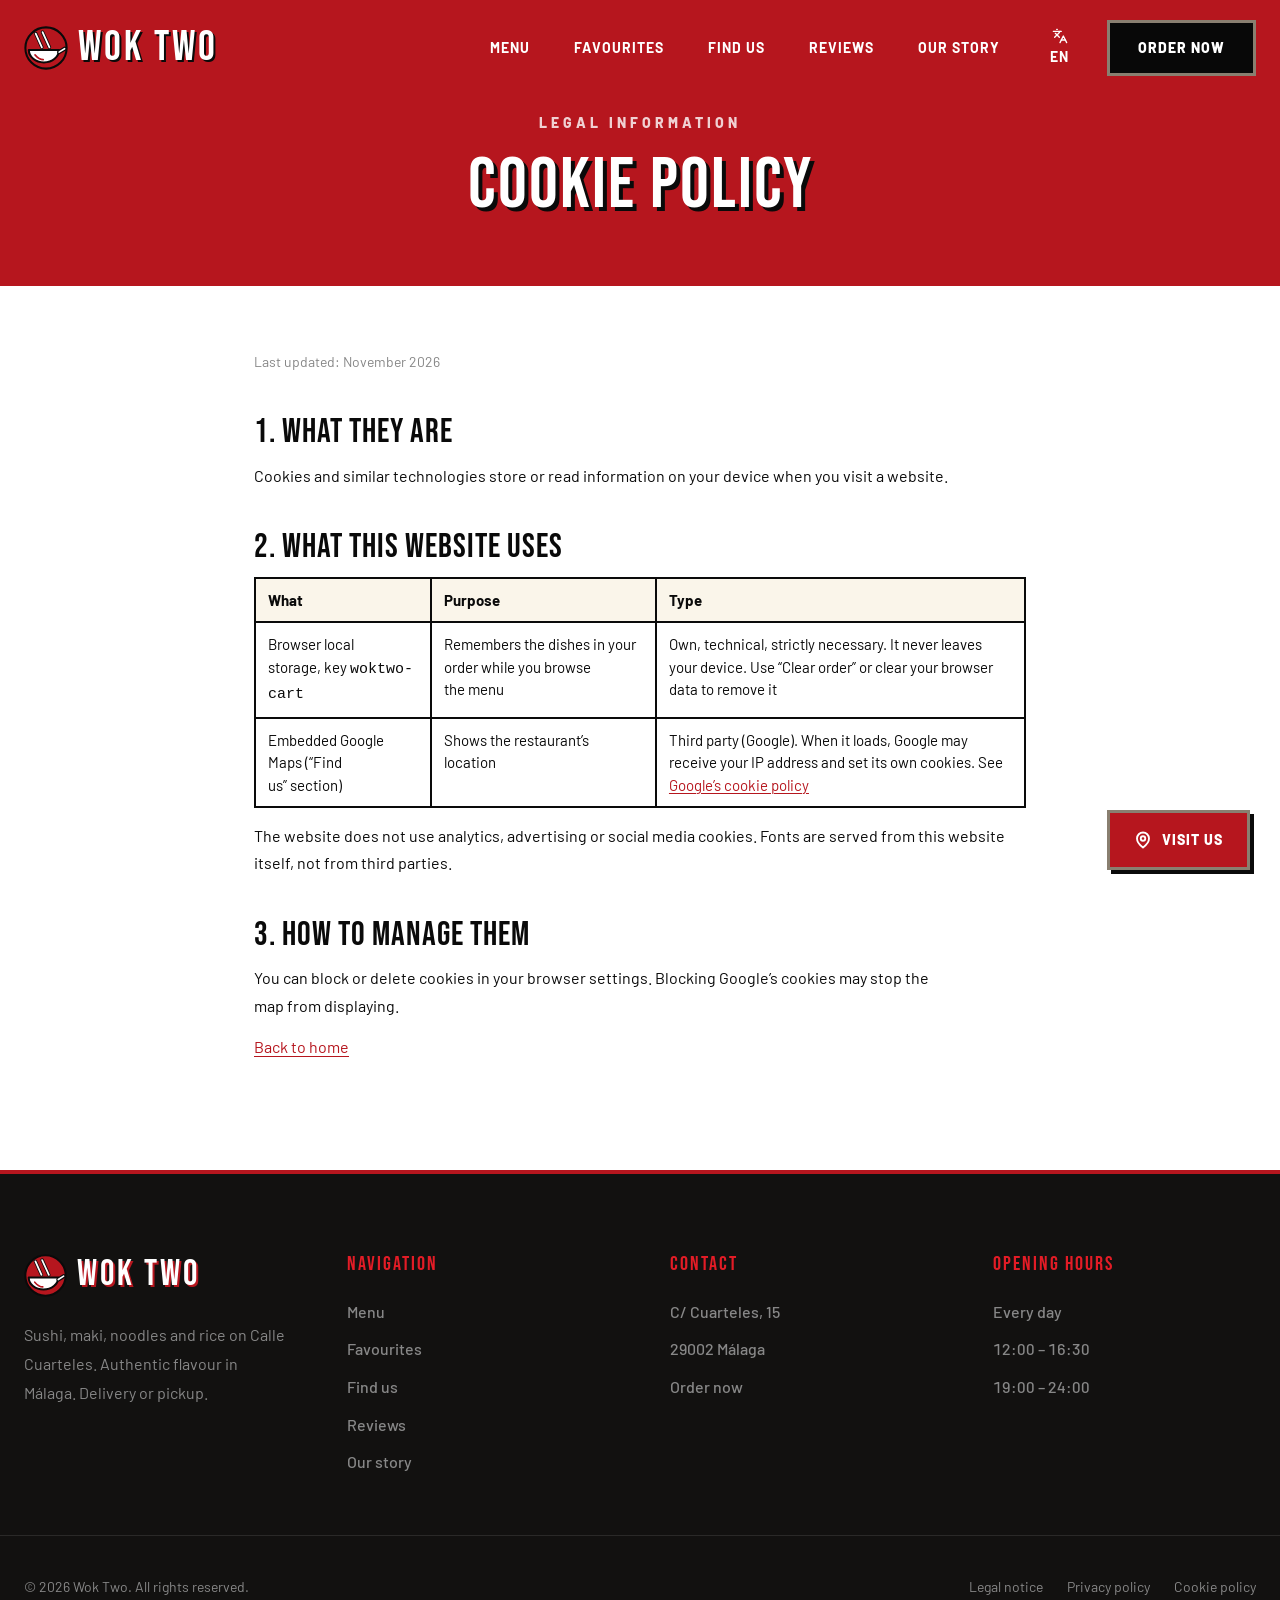
<file: en/cookies.html>
<!doctype html>
<html lang="en" data-hours="12:00-16:30,19:00-24:00">
<head>
<meta charset="utf-8">
<meta name="viewport" content="width=device-width, initial-scale=1">
<meta name="theme-color" content="#b6161e">
<title>Cookie policy · Wok Two</title>
<meta name="description" content="Which cookies and similar technologies the Wok Two website uses.">
<link rel="canonical" href="https://www.woktwo.es/en/cookies.html">
<link rel="alternate" hreflang="es" href="https://www.woktwo.es/cookies.html">
<link rel="alternate" hreflang="en" href="https://www.woktwo.es/en/cookies.html">
<link rel="alternate" hreflang="x-default" href="https://www.woktwo.es/cookies.html">
<link rel="icon" href="../favicon.svg" type="image/svg+xml">
<meta property="og:type" content="website">
<meta property="og:site_name" content="Wok Two">
<meta property="og:title" content="Cookie policy · Wok Two">
<meta property="og:description" content="Which cookies and similar technologies the Wok Two website uses.">
<meta property="og:url" content="https://www.woktwo.es/en/cookies.html">
<meta property="og:image" content="https://www.woktwo.es/images/1f1b4ce9c8f69ddcaa09ad56c4c3ac72-1024.jpg">
<meta property="og:locale" content="en_GB">
<meta name="twitter:card" content="summary_large_image">
<link rel="stylesheet" href="../fonts/fonts.css?v=56d5fe9d">
<link rel="stylesheet" href="../styles.css?v=56d5fe9d">
<script>document.documentElement.classList.add('js');</script>
</head>
<body class="page-legal">
<a class="skip" href="#main">Skip to content</a>
<div class="progress" data-progress aria-hidden="true"></div>
<header class="nav" data-nav>
  <div class="container nav__in">
    <a class="nav__brand" href="index.html" aria-label="Wok Two, home"><img class="logo" src="../logo.svg" alt="" width="40" height="40">Wok Two</a>
    <nav class="nav__links" aria-label="Main"><a class="slide" href="carta.html" data-text="Menu"><span>Menu</span></a><a class="slide" href="index.html#destacados" data-text="Favourites"><span>Favourites</span></a><a class="slide" href="index.html#donde" data-text="Find us"><span>Find us</span></a><a class="slide" href="index.html#opiniones" data-text="Reviews"><span>Reviews</span></a><a class="slide" href="index.html#historia" data-text="Our story"><span>Our story</span></a><a class="slide slide--lang" href="../cookies.html" hreflang="es" lang="es" aria-label="Versión en español"><span><svg width="16" height="16" viewBox="0 0 24 24" fill="none" stroke="currentColor" stroke-width="2" stroke-linecap="round" stroke-linejoin="round" aria-hidden="true"><path d="m5 8 6 6"/><path d="m4 14 6-6 2-3"/><path d="M2 5h12"/><path d="M7 2h1"/><path d="m22 22-5-10-5 10"/><path d="M14 18h6"/></svg>EN</span><span class="roll-b" aria-hidden="true">EN</span></a></nav>
    <a class="nav__cta" href="carta.html" data-open-cart>Order now</a>
    <button class="burger" type="button" aria-expanded="false" aria-controls="menu" data-burger><span></span><span></span><span></span><span class="visually-hidden">Menu</span></button>
  </div>
</header>
<div class="menu" id="menu" data-menu hidden>
  <nav aria-label="Mobile"><a href="index.html">Home</a><a href="carta.html">Menu</a><a href="index.html#destacados">Favourites</a><a href="index.html#donde">Find us</a><a href="index.html#opiniones">Reviews</a><a href="index.html#historia">Our story</a><a href="carta.html" data-open-cart>Order now</a><a class="menu__lang" href="../cookies.html" hreflang="es" lang="es" aria-label="Versión en español"><svg width="16" height="16" viewBox="0 0 24 24" fill="none" stroke="currentColor" stroke-width="2" stroke-linecap="round" stroke-linejoin="round" aria-hidden="true"><path d="m5 8 6 6"/><path d="m4 14 6-6 2-3"/><path d="M2 5h12"/><path d="M7 2h1"/><path d="m22 22-5-10-5 10"/><path d="M14 18h6"/></svg>EN</a></nav>
</div>

<main id="main">
  <section class="phead phead--legal" aria-labelledby="h-legal">
    <div class="container"><span class="label">Legal information</span><h1 class="title-xl" id="h-legal">Cookie policy</h1></div>
  </section>
  <section class="legal">
    <div class="container">
<p class="legal__upd">Last updated: November 2026</p>
<h2>1. What they are</h2>
<p>Cookies and similar technologies store or read information on your device when you visit a website.</p>
<h2>2. What this website uses</h2>
<table>
  <tr><th>What</th><th>Purpose</th><th>Type</th></tr>
  <tr><td>Browser local storage, key <code>woktwo-cart</code></td><td>Remembers the dishes in your order while you browse the menu</td><td>Own, technical, strictly necessary. It never leaves your device. Use “Clear order” or clear your browser data to remove it</td></tr>
  <tr><td>Embedded Google Maps (“Find us” section)</td><td>Shows the restaurant’s location</td><td>Third party (Google). When it loads, Google may receive your IP address and set its own cookies. See <a href="https://policies.google.com/technologies/cookies" rel="noopener">Google’s cookie policy</a></td></tr>
</table>
<p>The website does not use analytics, advertising or social media cookies. Fonts are served from this website itself, not from third parties.</p>
<h2>3. How to manage them</h2>
<p>You can block or delete cookies in your browser settings. Blocking Google’s cookies may stop the map from displaying.</p>
      <p><a href="index.html">Back to home</a></p>
    </div>
  </section>
</main>

<footer class="foot">
  <div class="container foot__grid">
    <div class="foot__brand"><a class="foot__logo" href="index.html"><img class="logo" src="../logo.svg" alt="" width="44" height="44">Wok Two</a><p>Sushi, maki, noodles and rice on Calle Cuarteles. Authentic flavour in Málaga. Delivery or pickup.</p></div>
    <div class="foot__col"><h2>Navigation</h2><ul><li><a href="carta.html">Menu</a></li><li><a href="index.html#destacados">Favourites</a></li><li><a href="index.html#donde">Find us</a></li><li><a href="index.html#opiniones">Reviews</a></li><li><a href="index.html#historia">Our story</a></li></ul></div>
    <div class="foot__col"><h2>Contact</h2><ul><li><a href="https://www.google.com/maps/search/?api=1&query=Wok%20Two%2C%20Calle%20Cuarteles%2015%2C%2029002%20M%C3%A1laga" rel="noopener">C/ Cuarteles, 15</a></li><li><a href="https://www.google.com/maps/search/?api=1&query=Wok%20Two%2C%20Calle%20Cuarteles%2015%2C%2029002%20M%C3%A1laga" rel="noopener">29002 Málaga</a></li><li><a href="carta.html" data-open-cart>Order now</a></li></ul></div>
    <div class="foot__col"><h2>Opening hours</h2><ul><li>Every day</li><li class="num">12:00 – 16:30</li><li class="num">19:00 – 24:00</li></ul></div>
  </div>
  <div class="container foot__base"><p>© 2026 Wok Two. All rights reserved.</p><ul class="foot__legal" aria-label="Legal information"><li><a href="aviso-legal.html">Legal notice</a></li><li><a href="privacidad.html">Privacy policy</a></li><li><a href="cookies.html">Cookie policy</a></li></ul></div>
</footer>
<a class="visit" href="index.html#donde" data-visit><svg width="18" height="18" viewBox="0 0 24 24" fill="none" stroke="currentColor" stroke-width="2.5" stroke-linecap="round" stroke-linejoin="round" aria-hidden="true"><path d="M20 10c0 6-8 12-8 12s-8-6-8-12a8 8 0 0 1 16 0Z"/><circle cx="12" cy="10" r="3"/></svg><span>Visit us</span></a>
<button type="button" class="cart-fab" data-open-cart hidden><span class="cart-fab__n" data-cart-count>0</span><span>My order</span><span class="cart-fab__t num" data-cart-fab-total></span></button>
<dialog class="cart" id="cart" aria-labelledby="cart-title" data-wa="34688122609">
  <form class="cart__in" novalidate>
    <header class="cart__head"><h2 id="cart-title">Your order</h2><button type="button" class="cart__x" data-cart-close aria-label="Close">×</button></header>
    <div class="cart__empty" data-cart-empty><p>You have not added anything yet.</p><a class="cart__see" href="carta.html" data-cart-close>See the menu</a></div>
    <ul class="cart__list" data-cart-list></ul>
    <div class="cart__sum" data-cart-sum><span>Total</span><strong class="num" data-cart-total></strong></div>
    <div class="cart__fields" data-cart-fields>
      <p class="cart__info">Pickup order at Calle Cuarteles 15, Málaga. You pay at the restaurant when you collect it.</p>
      <label>Name<input name="name" autocomplete="name" required maxlength="60"></label>
      <label>Phone<input name="phone" type="tel" autocomplete="tel" inputmode="tel" required maxlength="20"></label>
      <label>Pickup time<select name="time" data-cart-time required></select></label>
      <label>Notes (optional)<textarea name="notes" rows="2" maxlength="200" placeholder="Allergies, no onion…"></textarea></label>
      <p class="cart__legal">We use your name, phone number and notes (including allergies, if you write them) only to prepare your order. Controller: [RAZÓN SOCIAL O NOMBRE Y APELLIDOS DEL TITULAR]. The order is sent from your own WhatsApp, which is run by Meta. More information in the <a href="privacidad.html">privacy policy</a>.</p>
      <p class="cart__err" role="alert" data-cart-err></p>
      <button type="submit" class="cart__send">Send order by WhatsApp</button>
      <button type="button" class="cart__clear" data-cart-clear>Clear order</button>
    </div>
  </form>
</dialog>
<script type="application/json" id="catalog">[["Menú 1, 12 unidades","Set Menu 1, 12 pieces",12],["Menú 2, 9 unidades","Set Menu 2, 9 pieces",9.95],["Menú 3, 11 unidades","Set Menu 3, 11 pieces",10.5],["Menú 4, 11 unidades","Set Menu 4, 11 pieces",11.5],["Menú 5, 16 unidades","Set Menu 5, 16 pieces",13.95],["Menú 6, 18 unidades","Set Menu 6, 18 pieces",13.95],["Menú 7, 18 unidades","Set Menu 7, 18 pieces",14.95],["Menú 8, 18 unidades","Set Menu 8, 18 pieces",15.5],["Menú 9, 18 unidades","Set Menu 9, 18 pieces",14.95],["Menú 10, 12 unidades","Set Menu 10, 12 pieces",11.5],["Menú 11, 40 unidades","Set Menu 11, 40 pieces",32],["Menú 12, 18 unidades","Set Menu 12, 18 pieces",14.5],["Menú 13, 20 unidades","Set Menu 13, 20 pieces",14.2],["Plato Grande, 56 unidades","Large Platter, 56 pieces",39],["Ensalada de Pepino","Cucumber Salad",3.2],["Rollitos Primavera","Spring Rolls",2.3],["Empanadillas Chinas","Chinese Dumplings",3.5],["Alitas de Pollo, 3 piezas","Chicken Wings, 3 pieces",4.5],["Pan de Gambas","Prawn Crackers",1.5],["Rainbow Roll, 9 unidades","Rainbow Roll, 9 pieces",9.9],["Nigiri de Anguila, 2 piezas","Eel Nigiri, 2 pieces",3.2],["Nigiri de Langostino, 2 piezas","Prawn Nigiri, 2 pieces",3.2],["Nigiri de Atún, 2 piezas","Tuna Nigiri, 2 pieces",3.2],["Nigiri de Salmón, 2 piezas","Salmon Nigiri, 2 pieces",3.2],["Nigiri de Salmón, 6 unidades","Salmon Nigiri, 6 pieces",7.8],["Maki Variado, 16 unidades","Assorted Maki, 16 pieces",7.5],["Maki Salmón, 16 unidades","Salmon Maki, 16 pieces",7.8],["Maki Aguacate, 16 unidades","Avocado Maki, 16 pieces",7.5],["Maki Variado, 8 unidades","Assorted Maki, 8 pieces",4],["Maki Salmón, 8 unidades","Salmon Maki, 8 pieces",4],["Maki Aguacate, 8 unidades","Avocado Maki, 8 pieces",4],["Maki de Salmón, 2 unidades","Salmon Maki, 2 pieces",1.5],["Maki de Atún, 2 unidades","Tuna Maki, 2 pieces",1.5],["Maki de Gambas, 2 unidades","Prawn Maki, 2 pieces",1.5],["Maki de Aguacate, 2 unidades","Avocado Maki, 2 pieces",1.5],["Futo Maki, 5 unidades","Futo Maki, 5 pieces",6],["Tallarines con Huevo y Verduras, pequeño","Noodles with Egg and Vegetables, small",3.4],["Tallarines con Huevo y Verduras, grande","Noodles with Egg and Vegetables, large",3.9],["Fideos con Verduras","Vermicelli with Vegetables",5],["Tallarines con Pechuga de Pollo","Noodles with Chicken Breast",5.6],["Tallarines con Pato","Noodles with Duck",6.5],["Fideos con Langostino","Vermicelli with Prawns",6.5],["Tallarines con Marisco","Noodles with Seafood",6.2],["Tallarines con Muslo de Pollo","Noodles with Chicken Thigh",6],["Fideos Fritos con Ternera","Fried Vermicelli with Beef",7.5],["Fideos Fritos con Pollo","Fried Vermicelli with Chicken",7],["Tallarines Fritos con Ternera","Fried Noodles with Beef",7.5],["Tallarines Fritos con Pollo","Fried Noodles with Chicken",6.8],["Arroz Frito Tres Delicias, pequeño","Three Delights Fried Rice, small",3.4],["Arroz Frito Tres Delicias, grande","Three Delights Fried Rice, large",3.9],["Arroz Frito con Verduras","Vegetable Fried Rice",3.95],["Arroz Frito con Pollo","Chicken Fried Rice",5.2],["Arroz Bulgogi Blanco con Ternera","White Rice with Beef Bulgogi",6.5],["Arroz Frito con Pollo Curry al Estilo Tailandés","Thai-Style Chicken Curry Fried Rice",6.5],["Arroz Frito con Marisco","Seafood Fried Rice",6.2],["Arroz Frito con Ternera","Beef Fried Rice",6.9],["Arroz Frito Estilo Tailandés","Thai-Style Fried Rice",6.5],["Arroz Frito Estilo Cantonés","Cantonese-Style Fried Rice",6.8],["Solomillo de Pollo","Chicken Tenderloin",3.95],["Pollo con Almendras","Chicken with Almonds",6.5],["Langostino Frito, 10 piezas","Fried Prawns, 10 pieces",5],["Tempura de Langostinos Roll, 8 unidades","Prawn Tempura Roll, 8 pieces",5.9],["California con Cebolla, 9 unidades","California with Onion, 9 pieces",5.9],["Ternera con Bambú y Setas Chinas","Beef with Bamboo and Chinese Mushrooms",7],["Salmón Rollo con Queso, 9 unidades","Salmon and Cheese Roll, 9 pieces",7.5],["California Salmón, 9 unidades","Salmon California, 9 pieces",6.5],["California Pollo, 9 unidades","Chicken California, 9 pieces",6.95],["California Wakame, 9 unidades","Wakame California, 9 pieces",6.9],["Spicy California, 9 unidades","Spicy California, 9 pieces",5.9],["Salmón Uramaki, 9 unidades","Salmon Uramaki, 9 pieces",8.8],["Ternera con Salsa Ostras","Beef in Oyster Sauce",7],["California Wakame, 12 unidades","Wakame California, 12 pieces",9],["Avocado Roll, 9 unidades","Avocado Roll, 9 pieces",8.2],["Temaki, 1 unidad","Temaki, 1 piece",4.5],["Tartar","Tartare",8.2],["Patatas y Solomillo de Pollo con Salsa","Potatoes and Chicken Tenderloin with Sauce",4.5],["Patatas Lux","Lux Potato Wedges",3.8],["Patatas y Huevo con Salsa","Potatoes and Egg with Sauce",4.2],["Coca Cola Sabor Original, lata 330 ml","Coca-Cola Original Taste, 330 ml can",2.8],["Monster Energy Original, lata 500 ml","Monster Energy Original, 500 ml can",3],["Fanta Naranja, lata 330 ml","Fanta Orange, 330 ml can",2.8],["Sprite, lata 330 ml","Sprite, 330 ml can",2.8],["Agua, botella","Water, bottle",1.5],["Cerveza","Beer",2.8]]</script>
<script src="../app.js?v=56d5fe9d"></script>
<script src="../cart.js?v=56d5fe9d"></script>
</body>
</html>
</file>
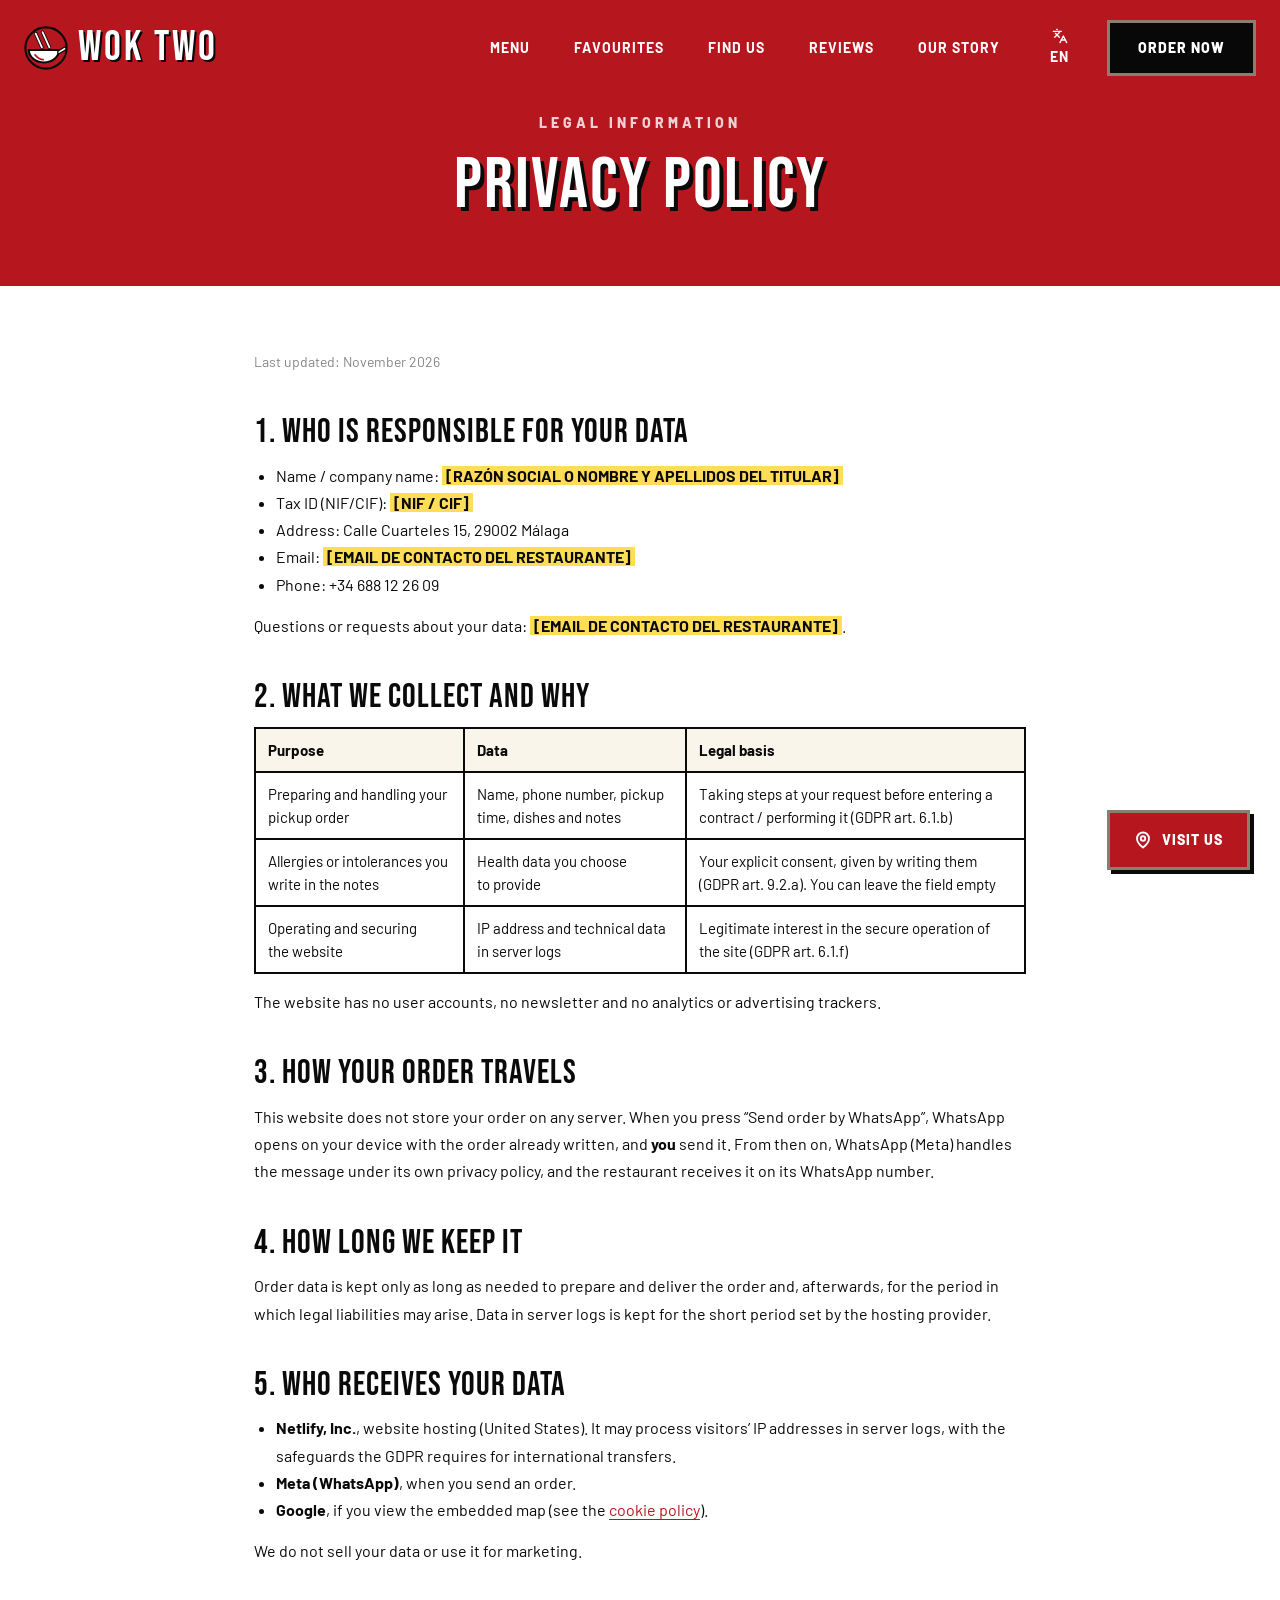
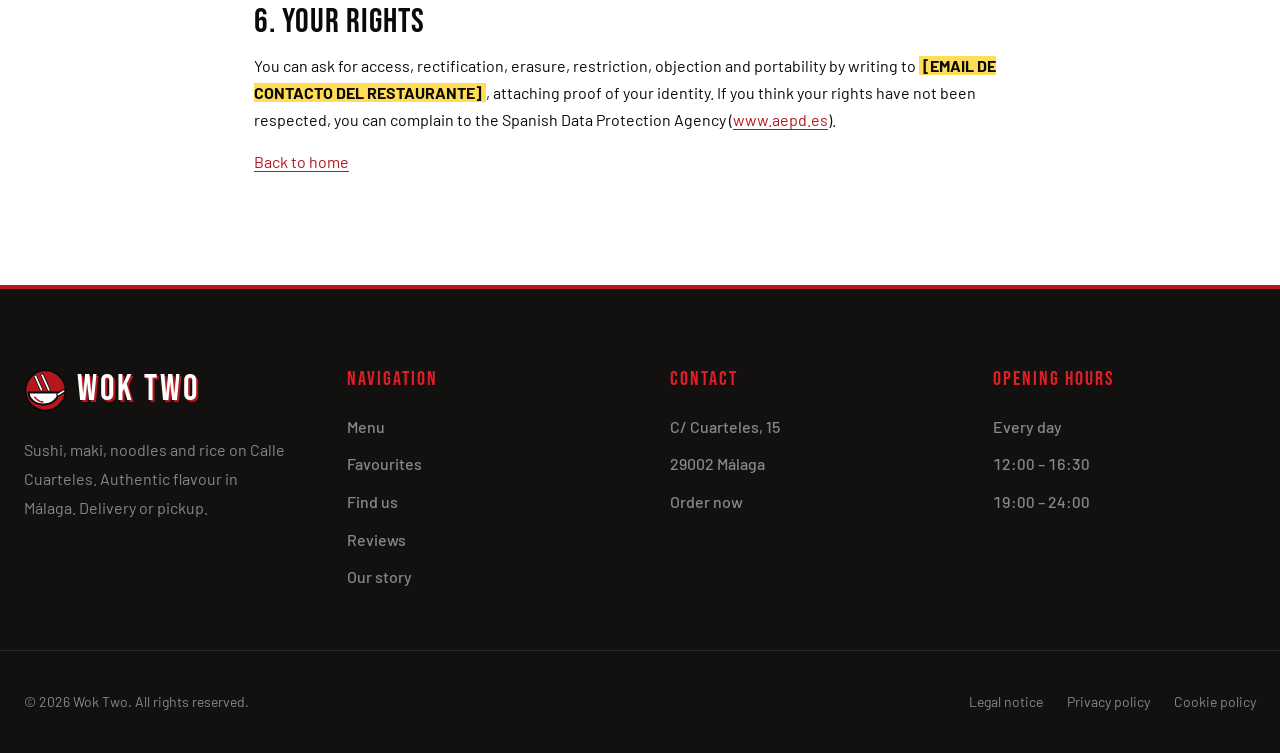
<file: en/privacidad.html>
<!doctype html>
<html lang="en" data-hours="12:00-16:30,19:00-24:00">
<head>
<meta charset="utf-8">
<meta name="viewport" content="width=device-width, initial-scale=1">
<meta name="theme-color" content="#b6161e">
<title>Privacy policy · Wok Two</title>
<meta name="description" content="How Wok Two handles the personal data of its website visitors and pickup orders.">
<link rel="canonical" href="https://www.woktwo.es/en/privacidad.html">
<link rel="alternate" hreflang="es" href="https://www.woktwo.es/privacidad.html">
<link rel="alternate" hreflang="en" href="https://www.woktwo.es/en/privacidad.html">
<link rel="alternate" hreflang="x-default" href="https://www.woktwo.es/privacidad.html">
<link rel="icon" href="../favicon.svg" type="image/svg+xml">
<meta property="og:type" content="website">
<meta property="og:site_name" content="Wok Two">
<meta property="og:title" content="Privacy policy · Wok Two">
<meta property="og:description" content="How Wok Two handles the personal data of its website visitors and pickup orders.">
<meta property="og:url" content="https://www.woktwo.es/en/privacidad.html">
<meta property="og:image" content="https://www.woktwo.es/images/1f1b4ce9c8f69ddcaa09ad56c4c3ac72-1024.jpg">
<meta property="og:locale" content="en_GB">
<meta name="twitter:card" content="summary_large_image">
<link rel="stylesheet" href="../fonts/fonts.css?v=56d5fe9d">
<link rel="stylesheet" href="../styles.css?v=56d5fe9d">
<script>document.documentElement.classList.add('js');</script>
</head>
<body class="page-legal">
<a class="skip" href="#main">Skip to content</a>
<div class="progress" data-progress aria-hidden="true"></div>
<header class="nav" data-nav>
  <div class="container nav__in">
    <a class="nav__brand" href="index.html" aria-label="Wok Two, home"><img class="logo" src="../logo.svg" alt="" width="40" height="40">Wok Two</a>
    <nav class="nav__links" aria-label="Main"><a class="slide" href="carta.html" data-text="Menu"><span>Menu</span></a><a class="slide" href="index.html#destacados" data-text="Favourites"><span>Favourites</span></a><a class="slide" href="index.html#donde" data-text="Find us"><span>Find us</span></a><a class="slide" href="index.html#opiniones" data-text="Reviews"><span>Reviews</span></a><a class="slide" href="index.html#historia" data-text="Our story"><span>Our story</span></a><a class="slide slide--lang" href="../privacidad.html" hreflang="es" lang="es" aria-label="Versión en español"><span><svg width="16" height="16" viewBox="0 0 24 24" fill="none" stroke="currentColor" stroke-width="2" stroke-linecap="round" stroke-linejoin="round" aria-hidden="true"><path d="m5 8 6 6"/><path d="m4 14 6-6 2-3"/><path d="M2 5h12"/><path d="M7 2h1"/><path d="m22 22-5-10-5 10"/><path d="M14 18h6"/></svg>EN</span><span class="roll-b" aria-hidden="true">EN</span></a></nav>
    <a class="nav__cta" href="carta.html" data-open-cart>Order now</a>
    <button class="burger" type="button" aria-expanded="false" aria-controls="menu" data-burger><span></span><span></span><span></span><span class="visually-hidden">Menu</span></button>
  </div>
</header>
<div class="menu" id="menu" data-menu hidden>
  <nav aria-label="Mobile"><a href="index.html">Home</a><a href="carta.html">Menu</a><a href="index.html#destacados">Favourites</a><a href="index.html#donde">Find us</a><a href="index.html#opiniones">Reviews</a><a href="index.html#historia">Our story</a><a href="carta.html" data-open-cart>Order now</a><a class="menu__lang" href="../privacidad.html" hreflang="es" lang="es" aria-label="Versión en español"><svg width="16" height="16" viewBox="0 0 24 24" fill="none" stroke="currentColor" stroke-width="2" stroke-linecap="round" stroke-linejoin="round" aria-hidden="true"><path d="m5 8 6 6"/><path d="m4 14 6-6 2-3"/><path d="M2 5h12"/><path d="M7 2h1"/><path d="m22 22-5-10-5 10"/><path d="M14 18h6"/></svg>EN</a></nav>
</div>

<main id="main">
  <section class="phead phead--legal" aria-labelledby="h-legal">
    <div class="container"><span class="label">Legal information</span><h1 class="title-xl" id="h-legal">Privacy policy</h1></div>
  </section>
  <section class="legal">
    <div class="container">
<p class="legal__upd">Last updated: November 2026</p>
<h2>1. Who is responsible for your data</h2>
<ul>
    <li>Name / company name: <mark>[RAZÓN SOCIAL O NOMBRE Y APELLIDOS DEL TITULAR]</mark></li>
    <li>Tax ID (NIF/CIF): <mark>[NIF / CIF]</mark></li>
    <li>Address: Calle Cuarteles 15, 29002 Málaga</li>
    <li>Email: <mark>[EMAIL DE CONTACTO DEL RESTAURANTE]</mark></li>
    <li>Phone: +34 688 12 26 09</li>
  </ul>
<p>Questions or requests about your data: <mark>[EMAIL DE CONTACTO DEL RESTAURANTE]</mark>.</p>
<h2>2. What we collect and why</h2>
<table>
  <tr><th>Purpose</th><th>Data</th><th>Legal basis</th></tr>
  <tr><td>Preparing and handling your pickup order</td><td>Name, phone number, pickup time, dishes and notes</td><td>Taking steps at your request before entering a contract / performing it (GDPR art. 6.1.b)</td></tr>
  <tr><td>Allergies or intolerances you write in the notes</td><td>Health data you choose to provide</td><td>Your explicit consent, given by writing them (GDPR art. 9.2.a). You can leave the field empty</td></tr>
  <tr><td>Operating and securing the website</td><td>IP address and technical data in server logs</td><td>Legitimate interest in the secure operation of the site (GDPR art. 6.1.f)</td></tr>
</table>
<p>The website has no user accounts, no newsletter and no analytics or advertising trackers.</p>
<h2>3. How your order travels</h2>
<p>This website does not store your order on any server. When you press “Send order by WhatsApp”, WhatsApp opens on your device with the order already written, and <strong>you</strong> send it. From then on, WhatsApp (Meta) handles the message under its own privacy policy, and the restaurant receives it on its WhatsApp number.</p>
<h2>4. How long we keep it</h2>
<p>Order data is kept only as long as needed to prepare and deliver the order and, afterwards, for the period in which legal liabilities may arise. Data in server logs is kept for the short period set by the hosting provider.</p>
<h2>5. Who receives your data</h2>
<ul>
  <li><strong>Netlify, Inc.</strong>, website hosting (United States). It may process visitors’ IP addresses in server logs, with the safeguards the GDPR requires for international transfers.</li>
  <li><strong>Meta (WhatsApp)</strong>, when you send an order.</li>
  <li><strong>Google</strong>, if you view the embedded map (see the <a href="cookies.html">cookie policy</a>).</li>
</ul>
<p>We do not sell your data or use it for marketing.</p>
<h2>6. Your rights</h2>
<p>You can ask for access, rectification, erasure, restriction, objection and portability by writing to <mark>[EMAIL DE CONTACTO DEL RESTAURANTE]</mark>, attaching proof of your identity. If you think your rights have not been respected, you can complain to the Spanish Data Protection Agency (<a href="https://www.aepd.es" rel="noopener">www.aepd.es</a>).</p>
      <p><a href="index.html">Back to home</a></p>
    </div>
  </section>
</main>

<footer class="foot">
  <div class="container foot__grid">
    <div class="foot__brand"><a class="foot__logo" href="index.html"><img class="logo" src="../logo.svg" alt="" width="44" height="44">Wok Two</a><p>Sushi, maki, noodles and rice on Calle Cuarteles. Authentic flavour in Málaga. Delivery or pickup.</p></div>
    <div class="foot__col"><h2>Navigation</h2><ul><li><a href="carta.html">Menu</a></li><li><a href="index.html#destacados">Favourites</a></li><li><a href="index.html#donde">Find us</a></li><li><a href="index.html#opiniones">Reviews</a></li><li><a href="index.html#historia">Our story</a></li></ul></div>
    <div class="foot__col"><h2>Contact</h2><ul><li><a href="https://www.google.com/maps/search/?api=1&query=Wok%20Two%2C%20Calle%20Cuarteles%2015%2C%2029002%20M%C3%A1laga" rel="noopener">C/ Cuarteles, 15</a></li><li><a href="https://www.google.com/maps/search/?api=1&query=Wok%20Two%2C%20Calle%20Cuarteles%2015%2C%2029002%20M%C3%A1laga" rel="noopener">29002 Málaga</a></li><li><a href="carta.html" data-open-cart>Order now</a></li></ul></div>
    <div class="foot__col"><h2>Opening hours</h2><ul><li>Every day</li><li class="num">12:00 – 16:30</li><li class="num">19:00 – 24:00</li></ul></div>
  </div>
  <div class="container foot__base"><p>© 2026 Wok Two. All rights reserved.</p><ul class="foot__legal" aria-label="Legal information"><li><a href="aviso-legal.html">Legal notice</a></li><li><a href="privacidad.html">Privacy policy</a></li><li><a href="cookies.html">Cookie policy</a></li></ul></div>
</footer>
<a class="visit" href="index.html#donde" data-visit><svg width="18" height="18" viewBox="0 0 24 24" fill="none" stroke="currentColor" stroke-width="2.5" stroke-linecap="round" stroke-linejoin="round" aria-hidden="true"><path d="M20 10c0 6-8 12-8 12s-8-6-8-12a8 8 0 0 1 16 0Z"/><circle cx="12" cy="10" r="3"/></svg><span>Visit us</span></a>
<button type="button" class="cart-fab" data-open-cart hidden><span class="cart-fab__n" data-cart-count>0</span><span>My order</span><span class="cart-fab__t num" data-cart-fab-total></span></button>
<dialog class="cart" id="cart" aria-labelledby="cart-title" data-wa="34688122609">
  <form class="cart__in" novalidate>
    <header class="cart__head"><h2 id="cart-title">Your order</h2><button type="button" class="cart__x" data-cart-close aria-label="Close">×</button></header>
    <div class="cart__empty" data-cart-empty><p>You have not added anything yet.</p><a class="cart__see" href="carta.html" data-cart-close>See the menu</a></div>
    <ul class="cart__list" data-cart-list></ul>
    <div class="cart__sum" data-cart-sum><span>Total</span><strong class="num" data-cart-total></strong></div>
    <div class="cart__fields" data-cart-fields>
      <p class="cart__info">Pickup order at Calle Cuarteles 15, Málaga. You pay at the restaurant when you collect it.</p>
      <label>Name<input name="name" autocomplete="name" required maxlength="60"></label>
      <label>Phone<input name="phone" type="tel" autocomplete="tel" inputmode="tel" required maxlength="20"></label>
      <label>Pickup time<select name="time" data-cart-time required></select></label>
      <label>Notes (optional)<textarea name="notes" rows="2" maxlength="200" placeholder="Allergies, no onion…"></textarea></label>
      <p class="cart__legal">We use your name, phone number and notes (including allergies, if you write them) only to prepare your order. Controller: [RAZÓN SOCIAL O NOMBRE Y APELLIDOS DEL TITULAR]. The order is sent from your own WhatsApp, which is run by Meta. More information in the <a href="privacidad.html">privacy policy</a>.</p>
      <p class="cart__err" role="alert" data-cart-err></p>
      <button type="submit" class="cart__send">Send order by WhatsApp</button>
      <button type="button" class="cart__clear" data-cart-clear>Clear order</button>
    </div>
  </form>
</dialog>
<script type="application/json" id="catalog">[["Menú 1, 12 unidades","Set Menu 1, 12 pieces",12],["Menú 2, 9 unidades","Set Menu 2, 9 pieces",9.95],["Menú 3, 11 unidades","Set Menu 3, 11 pieces",10.5],["Menú 4, 11 unidades","Set Menu 4, 11 pieces",11.5],["Menú 5, 16 unidades","Set Menu 5, 16 pieces",13.95],["Menú 6, 18 unidades","Set Menu 6, 18 pieces",13.95],["Menú 7, 18 unidades","Set Menu 7, 18 pieces",14.95],["Menú 8, 18 unidades","Set Menu 8, 18 pieces",15.5],["Menú 9, 18 unidades","Set Menu 9, 18 pieces",14.95],["Menú 10, 12 unidades","Set Menu 10, 12 pieces",11.5],["Menú 11, 40 unidades","Set Menu 11, 40 pieces",32],["Menú 12, 18 unidades","Set Menu 12, 18 pieces",14.5],["Menú 13, 20 unidades","Set Menu 13, 20 pieces",14.2],["Plato Grande, 56 unidades","Large Platter, 56 pieces",39],["Ensalada de Pepino","Cucumber Salad",3.2],["Rollitos Primavera","Spring Rolls",2.3],["Empanadillas Chinas","Chinese Dumplings",3.5],["Alitas de Pollo, 3 piezas","Chicken Wings, 3 pieces",4.5],["Pan de Gambas","Prawn Crackers",1.5],["Rainbow Roll, 9 unidades","Rainbow Roll, 9 pieces",9.9],["Nigiri de Anguila, 2 piezas","Eel Nigiri, 2 pieces",3.2],["Nigiri de Langostino, 2 piezas","Prawn Nigiri, 2 pieces",3.2],["Nigiri de Atún, 2 piezas","Tuna Nigiri, 2 pieces",3.2],["Nigiri de Salmón, 2 piezas","Salmon Nigiri, 2 pieces",3.2],["Nigiri de Salmón, 6 unidades","Salmon Nigiri, 6 pieces",7.8],["Maki Variado, 16 unidades","Assorted Maki, 16 pieces",7.5],["Maki Salmón, 16 unidades","Salmon Maki, 16 pieces",7.8],["Maki Aguacate, 16 unidades","Avocado Maki, 16 pieces",7.5],["Maki Variado, 8 unidades","Assorted Maki, 8 pieces",4],["Maki Salmón, 8 unidades","Salmon Maki, 8 pieces",4],["Maki Aguacate, 8 unidades","Avocado Maki, 8 pieces",4],["Maki de Salmón, 2 unidades","Salmon Maki, 2 pieces",1.5],["Maki de Atún, 2 unidades","Tuna Maki, 2 pieces",1.5],["Maki de Gambas, 2 unidades","Prawn Maki, 2 pieces",1.5],["Maki de Aguacate, 2 unidades","Avocado Maki, 2 pieces",1.5],["Futo Maki, 5 unidades","Futo Maki, 5 pieces",6],["Tallarines con Huevo y Verduras, pequeño","Noodles with Egg and Vegetables, small",3.4],["Tallarines con Huevo y Verduras, grande","Noodles with Egg and Vegetables, large",3.9],["Fideos con Verduras","Vermicelli with Vegetables",5],["Tallarines con Pechuga de Pollo","Noodles with Chicken Breast",5.6],["Tallarines con Pato","Noodles with Duck",6.5],["Fideos con Langostino","Vermicelli with Prawns",6.5],["Tallarines con Marisco","Noodles with Seafood",6.2],["Tallarines con Muslo de Pollo","Noodles with Chicken Thigh",6],["Fideos Fritos con Ternera","Fried Vermicelli with Beef",7.5],["Fideos Fritos con Pollo","Fried Vermicelli with Chicken",7],["Tallarines Fritos con Ternera","Fried Noodles with Beef",7.5],["Tallarines Fritos con Pollo","Fried Noodles with Chicken",6.8],["Arroz Frito Tres Delicias, pequeño","Three Delights Fried Rice, small",3.4],["Arroz Frito Tres Delicias, grande","Three Delights Fried Rice, large",3.9],["Arroz Frito con Verduras","Vegetable Fried Rice",3.95],["Arroz Frito con Pollo","Chicken Fried Rice",5.2],["Arroz Bulgogi Blanco con Ternera","White Rice with Beef Bulgogi",6.5],["Arroz Frito con Pollo Curry al Estilo Tailandés","Thai-Style Chicken Curry Fried Rice",6.5],["Arroz Frito con Marisco","Seafood Fried Rice",6.2],["Arroz Frito con Ternera","Beef Fried Rice",6.9],["Arroz Frito Estilo Tailandés","Thai-Style Fried Rice",6.5],["Arroz Frito Estilo Cantonés","Cantonese-Style Fried Rice",6.8],["Solomillo de Pollo","Chicken Tenderloin",3.95],["Pollo con Almendras","Chicken with Almonds",6.5],["Langostino Frito, 10 piezas","Fried Prawns, 10 pieces",5],["Tempura de Langostinos Roll, 8 unidades","Prawn Tempura Roll, 8 pieces",5.9],["California con Cebolla, 9 unidades","California with Onion, 9 pieces",5.9],["Ternera con Bambú y Setas Chinas","Beef with Bamboo and Chinese Mushrooms",7],["Salmón Rollo con Queso, 9 unidades","Salmon and Cheese Roll, 9 pieces",7.5],["California Salmón, 9 unidades","Salmon California, 9 pieces",6.5],["California Pollo, 9 unidades","Chicken California, 9 pieces",6.95],["California Wakame, 9 unidades","Wakame California, 9 pieces",6.9],["Spicy California, 9 unidades","Spicy California, 9 pieces",5.9],["Salmón Uramaki, 9 unidades","Salmon Uramaki, 9 pieces",8.8],["Ternera con Salsa Ostras","Beef in Oyster Sauce",7],["California Wakame, 12 unidades","Wakame California, 12 pieces",9],["Avocado Roll, 9 unidades","Avocado Roll, 9 pieces",8.2],["Temaki, 1 unidad","Temaki, 1 piece",4.5],["Tartar","Tartare",8.2],["Patatas y Solomillo de Pollo con Salsa","Potatoes and Chicken Tenderloin with Sauce",4.5],["Patatas Lux","Lux Potato Wedges",3.8],["Patatas y Huevo con Salsa","Potatoes and Egg with Sauce",4.2],["Coca Cola Sabor Original, lata 330 ml","Coca-Cola Original Taste, 330 ml can",2.8],["Monster Energy Original, lata 500 ml","Monster Energy Original, 500 ml can",3],["Fanta Naranja, lata 330 ml","Fanta Orange, 330 ml can",2.8],["Sprite, lata 330 ml","Sprite, 330 ml can",2.8],["Agua, botella","Water, bottle",1.5],["Cerveza","Beer",2.8]]</script>
<script src="../app.js?v=56d5fe9d"></script>
<script src="../cart.js?v=56d5fe9d"></script>
</body>
</html>
</file>
<file: fonts/fonts.css>
@font-face{font-family:'Barlow';font-style:normal;font-weight:400;font-display:swap;src:url(barlow-400-latin-ext.woff2) format('woff2');unicode-range:U+0100-02BA, U+02BD-02C5, U+02C7-02CC, U+02CE-02D7, U+02DD-02FF, U+0304, U+0308, U+0329, U+1D00-1DBF, U+1E00-1E9F, U+1EF2-1EFF, U+2020, U+20A0-20AB, U+20AD-20C4, U+2113, U+2C60-2C7F, U+A720-A7FF}
@font-face{font-family:'Barlow';font-style:normal;font-weight:400;font-display:swap;src:url(barlow-400-latin.woff2) format('woff2');unicode-range:U+0000-00FF, U+0131, U+0152-0153, U+02BB-02BC, U+02C6, U+02DA, U+02DC, U+0304, U+0308, U+0329, U+2000-206F, U+20AC, U+2122, U+2191, U+2193, U+2212, U+2215, U+FEFF, U+FFFD}
@font-face{font-family:'Barlow';font-style:normal;font-weight:500;font-display:swap;src:url(barlow-500-latin-ext.woff2) format('woff2');unicode-range:U+0100-02BA, U+02BD-02C5, U+02C7-02CC, U+02CE-02D7, U+02DD-02FF, U+0304, U+0308, U+0329, U+1D00-1DBF, U+1E00-1E9F, U+1EF2-1EFF, U+2020, U+20A0-20AB, U+20AD-20C4, U+2113, U+2C60-2C7F, U+A720-A7FF}
@font-face{font-family:'Barlow';font-style:normal;font-weight:500;font-display:swap;src:url(barlow-500-latin.woff2) format('woff2');unicode-range:U+0000-00FF, U+0131, U+0152-0153, U+02BB-02BC, U+02C6, U+02DA, U+02DC, U+0304, U+0308, U+0329, U+2000-206F, U+20AC, U+2122, U+2191, U+2193, U+2212, U+2215, U+FEFF, U+FFFD}
@font-face{font-family:'Barlow';font-style:normal;font-weight:600;font-display:swap;src:url(barlow-600-latin-ext.woff2) format('woff2');unicode-range:U+0100-02BA, U+02BD-02C5, U+02C7-02CC, U+02CE-02D7, U+02DD-02FF, U+0304, U+0308, U+0329, U+1D00-1DBF, U+1E00-1E9F, U+1EF2-1EFF, U+2020, U+20A0-20AB, U+20AD-20C4, U+2113, U+2C60-2C7F, U+A720-A7FF}
@font-face{font-family:'Barlow';font-style:normal;font-weight:600;font-display:swap;src:url(barlow-600-latin.woff2) format('woff2');unicode-range:U+0000-00FF, U+0131, U+0152-0153, U+02BB-02BC, U+02C6, U+02DA, U+02DC, U+0304, U+0308, U+0329, U+2000-206F, U+20AC, U+2122, U+2191, U+2193, U+2212, U+2215, U+FEFF, U+FFFD}
@font-face{font-family:'Barlow';font-style:normal;font-weight:700;font-display:swap;src:url(barlow-700-latin-ext.woff2) format('woff2');unicode-range:U+0100-02BA, U+02BD-02C5, U+02C7-02CC, U+02CE-02D7, U+02DD-02FF, U+0304, U+0308, U+0329, U+1D00-1DBF, U+1E00-1E9F, U+1EF2-1EFF, U+2020, U+20A0-20AB, U+20AD-20C4, U+2113, U+2C60-2C7F, U+A720-A7FF}
@font-face{font-family:'Barlow';font-style:normal;font-weight:700;font-display:swap;src:url(barlow-700-latin.woff2) format('woff2');unicode-range:U+0000-00FF, U+0131, U+0152-0153, U+02BB-02BC, U+02C6, U+02DA, U+02DC, U+0304, U+0308, U+0329, U+2000-206F, U+20AC, U+2122, U+2191, U+2193, U+2212, U+2215, U+FEFF, U+FFFD}
@font-face{font-family:'Barlow';font-style:normal;font-weight:800;font-display:swap;src:url(barlow-800-latin-ext.woff2) format('woff2');unicode-range:U+0100-02BA, U+02BD-02C5, U+02C7-02CC, U+02CE-02D7, U+02DD-02FF, U+0304, U+0308, U+0329, U+1D00-1DBF, U+1E00-1E9F, U+1EF2-1EFF, U+2020, U+20A0-20AB, U+20AD-20C4, U+2113, U+2C60-2C7F, U+A720-A7FF}
@font-face{font-family:'Barlow';font-style:normal;font-weight:800;font-display:swap;src:url(barlow-800-latin.woff2) format('woff2');unicode-range:U+0000-00FF, U+0131, U+0152-0153, U+02BB-02BC, U+02C6, U+02DA, U+02DC, U+0304, U+0308, U+0329, U+2000-206F, U+20AC, U+2122, U+2191, U+2193, U+2212, U+2215, U+FEFF, U+FFFD}
@font-face{font-family:'Bebas Neue';font-style:normal;font-weight:400;font-display:swap;src:url(bebas-neue-400-latin-ext.woff2) format('woff2');unicode-range:U+0100-02BA, U+02BD-02C5, U+02C7-02CC, U+02CE-02D7, U+02DD-02FF, U+0304, U+0308, U+0329, U+1D00-1DBF, U+1E00-1E9F, U+1EF2-1EFF, U+2020, U+20A0-20AB, U+20AD-20C4, U+2113, U+2C60-2C7F, U+A720-A7FF}
@font-face{font-family:'Bebas Neue';font-style:normal;font-weight:400;font-display:swap;src:url(bebas-neue-400-latin.woff2) format('woff2');unicode-range:U+0000-00FF, U+0131, U+0152-0153, U+02BB-02BC, U+02C6, U+02DA, U+02DC, U+0304, U+0308, U+0329, U+2000-206F, U+20AC, U+2122, U+2191, U+2193, U+2212, U+2215, U+FEFF, U+FFFD}
@font-face{font-family:'Dela Gothic One';font-style:normal;font-weight:400;font-display:swap;src:url(dela-gothic-one-400-jp.woff2) format('woff2');unicode-range:U+2002, U+2025, U+4f8d, U+51e1, U+51f8, U+5507, U+5598, U+58f1, U+5983, U+59ac, U+5c3c, U+5de7, U+5e7d, U+5eca, U+5f61, U+606d, U+60f9, U+636e, U+64ec, U+67da, U+67ff, U+6813, U+68f2, U+693f, U+6b6a, U+6bbb, U+6ef4, U+7092, U+717d, U+7261, U+73c8, U+7432, U+7483, U+76fe, U+7709, U+78d0, U+81a3, U+81b3, U+82af, U+8305, U+8309, U+8870, U+88fe, U+8cd1, U+8d66, U+906e, U+971e, U+9812, U+ff79, U+ff90}
@font-face{font-family:'Dela Gothic One';font-style:normal;font-weight:400;font-display:swap;src:url(dela-gothic-one-400-jp-1.woff2) format('woff2');unicode-range:U+b0, U+226a, U+2462, U+4e39, U+4fc3, U+4fd7, U+50be, U+50da, U+5200, U+5211, U+54f2, U+5618, U+596a, U+5b22, U+5bb4, U+5d50, U+60a3, U+63fa, U+658e, U+65e8, U+6669, U+6795, U+679d, U+67a0, U+6b3a, U+6e09, U+757f, U+7cd6, U+7dbe, U+7ffb, U+83cc, U+83f1, U+840c, U+845b, U+8846, U+8972, U+8a34, U+8a50, U+8a87, U+8edf, U+8ff0, U+90a6, U+9154, U+95a3, U+9663, U+9686, U+96c7, U+ff3c, U+ff7c, U+ff8a}
@font-face{font-family:'Dela Gothic One';font-style:normal;font-weight:400;font-display:swap;src:url(dela-gothic-one-400-jp-2.woff2) format('woff2');unicode-range:U+a5, U+4e80, U+4f34, U+4f73, U+4f75, U+511f, U+5192, U+52aa, U+53c8, U+570f, U+57cb, U+596e, U+5d8b, U+5f66, U+5fd9, U+62db, U+62f6, U+6328, U+633f, U+63a7, U+6469, U+6bbf, U+6c41, U+6c57, U+6d44, U+6dbc, U+706f, U+72c2, U+72ed, U+7551, U+75f4, U+7949, U+7e26, U+7fd4, U+8150, U+8af8, U+8b0e, U+8b72, U+8ca7, U+934b, U+9a0e, U+9a12, U+9b42, U+ff41, U+ff43, U+ff45, U+ff49, U+ff4f, U+ff62-ff63}
@font-face{font-family:'Dela Gothic One';font-style:normal;font-weight:400;font-display:swap;src:url(dela-gothic-one-400-jp-3.woff2) format('woff2');unicode-range:U+4e18, U+4fb5, U+5104, U+52c7, U+5353, U+5374, U+53e5, U+587e, U+594f, U+5a20, U+5de1, U+5f18, U+5fcd, U+6291, U+62ab, U+6355, U+6392, U+63da, U+63e1, U+656c, U+6687, U+68b0-68b1, U+68d2, U+68da, U+6b27, U+6cbc, U+7159, U+7344, U+73cd, U+76df, U+790e, U+7cf8, U+8102, U+88c1, U+8aa0, U+8e0f, U+9178, U+92ad, U+9670, U+96c5, U+9cf4, U+9db4, U+ff3e, U+ff6f, U+ff72, U+ff78, U+ff7d, U+ff84, U+ff8c}
@font-face{font-family:'Dela Gothic One';font-style:normal;font-weight:400;font-display:swap;src:url(dela-gothic-one-400-jp-4.woff2) format('woff2');unicode-range:U+60, U+2200, U+226b, U+2461, U+517c, U+526f, U+5800, U+5b97, U+5bf8, U+5c01, U+5d29, U+5e4c, U+5e81, U+6065, U+61d0, U+667a, U+6696, U+6843, U+6c99, U+6d99, U+6ec5, U+6f22, U+6f6e, U+6fa4, U+6fef, U+71c3, U+72d9, U+7384, U+78e8, U+7a1a, U+7a32, U+7a3c, U+7adc, U+7ca7, U+7d2b, U+7dad, U+7e4b, U+80a9, U+8170, U+81ed, U+820e, U+8a17, U+8afe, U+90aa, U+914e, U+963f, U+99c4, U+9eba, U+9f3b, U+ff38}
@font-face{font-family:'Dela Gothic One';font-style:normal;font-weight:400;font-display:swap;src:url(dela-gothic-one-400-jp-5.woff2) format('woff2');unicode-range:U+7e, U+b4, U+25c6, U+2661, U+4e92, U+4eee, U+4ffa, U+5144, U+5237, U+5287, U+52b4, U+58c1, U+5bff, U+5c04, U+5c06, U+5e95, U+5f31, U+5f93, U+63c3, U+640d, U+6557, U+6614, U+662f, U+67d3, U+690d, U+6bba, U+6e6f, U+72af, U+732b, U+7518, U+7ae0, U+7ae5, U+7af6, U+822a, U+89e6, U+8a3a, U+8a98, U+8cb8, U+8de1, U+8e8d, U+95d8, U+961c, U+96a3, U+96ea, U+9bae, U+ff20, U+ff22, U+ff29, U+ff2b-ff2c}
@font-face{font-family:'Dela Gothic One';font-style:normal;font-weight:400;font-display:swap;src:url(dela-gothic-one-400-jp-6.woff2) format('woff2');unicode-range:U+4e08, U+4f9d, U+5012, U+514d, U+51b7, U+5275, U+53ca, U+53f8, U+5584, U+57fc, U+5b9d, U+5bfa, U+5c3e, U+5f01, U+5fb4, U+5fd7, U+606f, U+62e1, U+6563, U+6674, U+6cb3, U+6d3e, U+6d74, U+6e1b, U+6e2f, U+718a, U+7247, U+79d8, U+7d14, U+7d66, U+7d71, U+7df4, U+7e41, U+80cc, U+8155, U+83d3, U+8a95, U+8ab2, U+8ad6, U+8ca1, U+9000, U+9006, U+9678, U+97d3, U+9808, U+98ef, U+9a5a, U+9b45, U+ff23, U+ff30}
@font-face{font-family:'Dela Gothic One';font-style:normal;font-weight:400;font-display:swap;src:url(dela-gothic-one-400-jp-7.woff2) format('woff2');unicode-range:U+25bc, U+3012, U+4ef2, U+4f0a, U+516b, U+5373, U+539a, U+53b3, U+559c, U+56f0, U+5727, U+5742, U+5965, U+59ff, U+5bc6, U+5dfb, U+5e45, U+5ead, U+5fb3, U+6211, U+6253, U+639b, U+63a8, U+6545, U+6575, U+6628, U+672d, U+68a8, U+6bdb, U+6d25, U+707d, U+767e, U+7834, U+7b46, U+7bc9, U+8074, U+82e6, U+8349, U+8a2a, U+8d70, U+8da3, U+8fce, U+91cc, U+967d, U+97ff, U+9996, U+ff1c, U+ff2f, U+ff32, U+ff34}
@font-face{font-family:'Dela Gothic One';font-style:normal;font-weight:400;font-display:swap;src:url(dela-gothic-one-400-jp-8.woff2) format('woff2');unicode-range:U+500d, U+5074, U+50cd, U+5175, U+52e2, U+5352, U+5354, U+53f2, U+5409, U+56fa, U+5a18, U+5b88, U+5bdd, U+5ca9, U+5f92, U+5fa9, U+60a9, U+623f, U+6483, U+653f, U+666f, U+66ae, U+66f2, U+6a21, U+6b66, U+6bcd, U+6d5c, U+796d, U+7a4d, U+7aef, U+7b56, U+7b97, U+7c4d, U+7e04, U+7fa9, U+8377, U+83dc, U+83ef, U+8535, U+8863, U+88cf, U+88dc, U+8907, U+8acb, U+90ce, U+91dd, U+ff0b, U+ff0d, U+ff19, U+ff65}
@font-face{font-family:'Dela Gothic One';font-style:normal;font-weight:400;font-display:swap;src:url(dela-gothic-one-400-jp-9.woff2) format('woff2');unicode-range:U+30f6, U+50ac, U+5178, U+51e6, U+5224, U+52dd, U+5883, U+5897, U+590f, U+5a5a, U+5bb3, U+5c65, U+5e03, U+5e2b, U+5e30, U+5eb7, U+6271, U+63f4, U+64ae, U+6574, U+672b, U+679a, U+6a29-6a2a, U+6ca2, U+6cc1, U+6d0b, U+713c, U+74b0, U+7981, U+7a0b, U+7bc0, U+7d1a, U+7d61, U+7fd2, U+822c, U+8996, U+89aa, U+8cac, U+8cbb, U+8d77, U+8def, U+9020, U+9152, U+9244, U+9662, U+967a, U+96e3, U+9759, U+ff16}
@font-face{font-family:'Dela Gothic One';font-style:normal;font-weight:400;font-display:swap;src:url(dela-gothic-one-400-jp-10.woff2) format('woff2');unicode-range:U+40, U+4e86, U+4e95, U+4f01, U+4f1d, U+4fbf, U+5099, U+5171, U+5177, U+53cb, U+53ce, U+53f0, U+5668, U+5712, U+5ba4, U+5ca1, U+5f85, U+60f3, U+653e, U+65ad, U+65e9, U+6620, U+6750, U+6761, U+6b62, U+6b74, U+6e08, U+6e80, U+7248, U+7531, U+7533, U+753a, U+77f3, U+798f, U+7f6e, U+8449, U+88fd, U+89b3, U+8a55, U+8ac7, U+8b77, U+8db3, U+8efd, U+8fd4, U+9031-9032, U+9580, U+9589, U+96d1, U+985e}
@font-face{font-family:'Dela Gothic One';font-style:normal;font-weight:400;font-display:swap;src:url(dela-gothic-one-400-jp-11.woff2) format('woff2');unicode-range:U+26, U+5f, U+2026, U+203b, U+4e09, U+4eac, U+4ed5, U+4fa1, U+5143, U+5199, U+5207, U+539f, U+53e3, U+53f7, U+5411, U+5473, U+5546, U+55b6, U+5929, U+597d, U+5bb9, U+5c11, U+5c4b, U+5ddd, U+5f97, U+5fc5, U+6295, U+6301, U+6307, U+671b, U+76f8, U+78ba, U+795e, U+7d30, U+7d39, U+7d9a, U+89e3, U+8a00, U+8a73, U+8a8d, U+8a9e, U+8aad, U+8abf, U+8cea, U+8eca, U+8ffd, U+904b, U+9650, U+ff11-ff12}
@font-face{font-family:'Dela Gothic One';font-style:normal;font-weight:400;font-display:swap;src:url(dela-gothic-one-400-jp-12.woff2) format('woff2');unicode-range:U+20, U+2027, U+3001-3002, U+3041-307f, U+3081-308f, U+3091-3093, U+3099-309a, U+309d-309e, U+30a1-30e1, U+30e3-30ed, U+30ef-30f0, U+30f2-30f4, U+30fb-30fe, U+ff0c, U+ff0e}
@font-face{font-family:'Dela Gothic One';font-style:normal;font-weight:400;font-display:swap;src:url(dela-gothic-one-400-latin-ext.woff2) format('woff2');unicode-range:U+0100-02BA, U+02BD-02C5, U+02C7-02CC, U+02CE-02D7, U+02DD-02FF, U+0304, U+0308, U+0329, U+1D00-1DBF, U+1E00-1E9F, U+1EF2-1EFF, U+2020, U+20A0-20AB, U+20AD-20C4, U+2113, U+2C60-2C7F, U+A720-A7FF}
@font-face{font-family:'Dela Gothic One';font-style:normal;font-weight:400;font-display:swap;src:url(dela-gothic-one-400-latin.woff2) format('woff2');unicode-range:U+0000-00FF, U+0131, U+0152-0153, U+02BB-02BC, U+02C6, U+02DA, U+02DC, U+0304, U+0308, U+0329, U+2000-206F, U+20AC, U+2122, U+2191, U+2193, U+2212, U+2215, U+FEFF, U+FFFD}
</file>
<file: styles.css>
/* Wok Two · estilos, estructura y animaciones tomados de lanubeburger.com por petición (valores medidos en su web:
 * rojo rgb(182,22,30), negro #0a0a0a, Bebas Neue + Barlow, bordes de 3-4px, sombras duras de 4/6/8/12px, easing cubic-bezier(.19,1,.22,1)).
 * Contenido, fotos y precios: los de Wok Two. */

:root {
  --red: rgb(182 22 30); --red-dark: hsl(356 78% 31%); --red-soft: #e31c26; --black: #0a0a0a; --black-light: #1a1a1a; --black-soft: #121110;
  --gray-500: #878787; --grey-line: rgb(137 127 112); --gold: #d2a456; --white: #fff; --cream: #faf5ea;
  --expo: cubic-bezier(0.19, 1, 0.22, 1); --std: cubic-bezier(0.4, 0, 0.2, 1); --sh-red: 8px 8px 0 var(--red);
  --sh-sm: 4px 4px 0 var(--black); --sh: 6px 6px 0 var(--black); --sh-pressed: 2px 2px 0 var(--black);
  --display: "Bebas Neue", Impact, sans-serif; --body: "Barlow", system-ui, sans-serif;
}

/* --- Base --- */
*, *::before, *::after { box-sizing: border-box; }
html, body { overflow-x: clip; }
@view-transition { navigation: auto; } /* fundido suave al pasar de una página a otra (Chrome/Edge) */
html { scroll-behavior: smooth; scroll-padding-top: 90px; scrollbar-color: oklch(44% 0.008 27) oklch(97.4% 0.003 27); }
body { margin: 0; background: var(--cream); color: var(--black); font: 400 16px/1.6 var(--body); -webkit-font-smoothing: antialiased; caret-color: var(--red); }
::selection { background: color-mix(in oklab, var(--red) 22%, transparent); color: var(--black); }
a { color: inherit; text-decoration-thickness: 1px; text-underline-offset: 0.16em; }
h1, h2, h3, h4 { max-width: none; margin: 0; font-family: var(--display); font-weight: 400; font-synthesis: none; letter-spacing: 0.02em; line-height: 1.05; text-transform: uppercase; text-wrap: balance; overflow-wrap: break-word; min-width: 0; }
h3 { line-height: 1.2; }
p { margin: 0; text-wrap: pretty; }
p:not([class]) { max-width: 65ch; }
img, video { max-width: 100%; height: auto; display: block; }
svg { display: block; }
[hidden] { display: none !important; }
button, input, select, textarea { font: inherit; }
.container { width: 100%; max-width: 1400px; margin-inline: auto; padding-inline: 24px; }
.num { font-variant-numeric: tabular-nums; }
.visually-hidden { position: absolute; width: 1px; height: 1px; overflow: hidden; clip-path: inset(50%); white-space: nowrap; }
/* Hueco de foto: si la imagen no carga (app.js la quita) queda el fondo oscuro */
[data-slot] { position: relative; overflow: hidden; background: var(--black-light); }
[data-slot] > img { position: absolute; inset: 0; z-index: 1; width: 100%; height: 100%; object-fit: cover; }
[data-slot]:has(> img) > :not(img):not([data-keep]) { display: none !important; }
.skip { position: absolute; left: 16px; top: -4rem; z-index: 2000; padding: 12px 16px; background: var(--black); color: var(--white); }
.skip:focus-visible { top: 16px; }
:focus-visible { outline: 3px solid var(--gold); outline-offset: 3px; }
.arrow { flex: none; transition: transform 0.3s var(--std); }

/* Etiqueta y título de sección */
.label { display: block; margin-bottom: 16px; font-weight: 800; font-size: 14px; letter-spacing: 4px; text-transform: uppercase; color: var(--red); }
.title-xl { font-size: clamp(56px, 10vw, 100px); letter-spacing: 2px; line-height: 1; }
.shead { margin-bottom: 80px; text-align: center; }
.center { display: flex; justify-content: center; }

/* Aparición al hacer scroll: 60px y 0,8 s, con retraso escalonado (--d) */
.js .reveal { opacity: 0; transform: translateY(60px); transition: opacity 0.8s var(--expo) var(--d, 0s), transform 0.8s var(--expo) var(--d, 0s); }
.js .reveal.visible { opacity: 1; transform: none; }

/* --- Barra de progreso de lectura --- */
.progress { position: fixed; top: 0; left: 0; z-index: 1001; width: 100%; height: 4px; background: var(--black); transform: scaleX(0); transform-origin: left; pointer-events: none; }

/* --- Cabecera fija: se oculta al bajar y vuelve al subir --- */
.nav { position: fixed; inset: 0 0 auto; z-index: 1000; padding-block: 20px; background: var(--red); transition: padding 0.4s var(--std), box-shadow 0.4s var(--std), transform 0.4s var(--std); }
.nav.is-scrolled { padding-block: 12px; box-shadow: 0 4px 30px rgb(0 0 0 / 0.3); }
.nav.is-hidden { transform: translateY(-100%); }
.nav__in { display: flex; align-items: center; gap: 32px; }
.nav__brand { position: relative; display: inline-flex; align-items: center; gap: 10px; margin-right: auto; font-family: var(--display); font-size: clamp(32px, 5vw, 42px); letter-spacing: 3px; line-height: 1.2; text-transform: uppercase; text-decoration: none; color: var(--white); text-shadow: 2px 2px 0 var(--black); }
/* Barra que crece de izquierda a derecha bajo el logo al pasar el ratón (como en la web de referencia) */
.nav__brand::after { content: ""; position: absolute; left: 0; bottom: -4px; width: 0; height: 3px; background: var(--black); transition: width 0.2s var(--expo); }
.nav__brand:hover::after, .nav__brand:focus-visible::after { width: 100%; }
.nav__links { display: flex; align-items: center; gap: 44px; }
/* Enlace con texto que rueda: la etiqueta sube y entra una copia en negrita desde abajo */
.slide { position: relative; overflow: hidden; padding: 8px 0; font-weight: 700; font-size: 14px; letter-spacing: 1px; text-transform: uppercase; text-decoration: none; color: var(--white); }
/* El enlace guarda 8px arriba y abajo y el texto solo sube su altura: queda asomando un filo arriba, como un rodillo que gira */
.slide span { display: block; transition: transform 0.4s var(--expo); }
.slide::before { content: attr(data-text); content: attr(data-text) / ""; position: absolute; top: 100%; left: 0; padding: 8px 0; font-weight: 800; transition: transform 0.4s var(--expo); }
/* Botón de idioma (igual que en la web de referencia): icono encima y el idioma actual debajo. Al pasar el ratón o pulsar,
   todo sube y se va (icono incluido) y el código entra en negrita desde abajo (.roll-b) */
.slide--lang { display: block; padding: 8px 6px; }
.slide--lang::before { content: none; }
.slide--lang span { display: flex; flex-direction: column; align-items: center; gap: 2px; }
.slide--lang .roll-b { position: absolute; left: 0; right: 0; top: 100%; display: block; padding: 8px 0; font-weight: 800; text-align: center; }
.menu .menu__lang { display: inline-flex; align-items: center; gap: 12px; font-size: clamp(28px, 7vw, 40px); }
.menu__lang svg { width: 0.8em; height: 0.8em; }
.slide:hover span, .slide:hover::before, .slide:focus-visible span, .slide:focus-visible::before { transform: translateY(-100%); }
/* Al pulsar, el texto vuelve a rodar hacia arriba, como en el hover (app.js pone y quita .is-roll) */
.slide.is-roll span, .slide.is-roll::before { animation: roll-up 0.5s var(--expo); }
@keyframes roll-up { from { transform: none; } to { transform: translateY(-100%); } }
.nav__cta { padding: 14px 28px; border: 3px solid rgb(137 127 112); background: rgb(8 8 8); font-weight: 800; font-size: 14px; letter-spacing: 1px; text-transform: uppercase; text-decoration: none; white-space: nowrap; color: var(--white); transition: all 0.3s var(--expo); }
.nav__cta:hover, .nav__cta:focus-visible { border-color: rgb(196 187 172); background: rgb(48 48 48); transform: scale(1.05); }
.burger { display: none; position: relative; z-index: 1002; flex-direction: column; gap: 6px; padding: 10px; border: 0; background: transparent; cursor: pointer; }
.burger > span:not(.visually-hidden) { width: 30px; height: 3px; background: var(--white); transition: all 0.4s var(--std); }
.burger[aria-expanded="true"] > span:nth-child(1) { transform: translateY(9px) rotate(45deg); }
.burger[aria-expanded="true"] > span:nth-child(2) { opacity: 0; }
.burger[aria-expanded="true"] > span:nth-child(3) { transform: translateY(-9px) rotate(-45deg); }

/* Menú móvil: círculo negro que se abre desde la hamburguesa, enlaces que suben escalonados */
.menu { position: fixed; inset: 0; z-index: 1001; display: flex; align-items: center; justify-content: center; background: var(--black); clip-path: circle(0% at calc(100% - 40px) 40px); pointer-events: none; transition: clip-path 0.8s var(--expo); }
.menu[hidden] { display: flex !important; visibility: hidden; }
body:has(.menu.is-open) .nav { z-index: 1002; background: transparent; box-shadow: none; transform: none; }
body:has(.menu.is-open) .visit { display: none; }
.menu.is-open { clip-path: circle(150% at calc(100% - 40px) 40px); pointer-events: auto; }
.menu nav { text-align: center; }
.menu a { display: block; margin: 16px 0; font-family: var(--display); font-size: clamp(40px, 10vw, 72px); letter-spacing: 4px; line-height: 1.1; text-transform: uppercase; text-decoration: none; color: var(--white); opacity: 0; transform: translateY(40px); transition: opacity 0.6s var(--expo), transform 0.6s var(--expo), color 0.3s; }
.menu.is-open a { opacity: 1; transform: none; }
.menu.is-open a:nth-child(2) { transition-delay: 0.1s; } .menu.is-open a:nth-child(3) { transition-delay: 0.2s; } .menu.is-open a:nth-child(4) { transition-delay: 0.3s; } .menu.is-open a:nth-child(5) { transition-delay: 0.4s; } .menu.is-open a:nth-child(6) { transition-delay: 0.5s; } .menu.is-open a:nth-child(7) { transition-delay: 0.6s; } .menu.is-open a:nth-child(8) { transition-delay: 0.7s; }
.menu a:hover { color: var(--red); transform: translateX(20px); }

/* --- Hero: dos diapositivas que se alternan con fundido --- */
.hero { position: relative; overflow: hidden; min-height: 100vh; min-height: 100svh; background: var(--red); color: var(--white); }
.hero__glow { position: absolute; inset: 0; z-index: 1; pointer-events: none; background: radial-gradient(circle at 20% 50%, rgb(255 255 255 / 0.05), transparent 50%), radial-gradient(circle at 80% 50%, rgb(0 0 0 / 0.15), transparent 50%); }
.slide-h { position: absolute; inset: 0; z-index: 2; display: flex; align-items: center; justify-content: center; padding: 120px 0 140px; opacity: 0; transform: translateY(32px); pointer-events: none; transition: opacity 0.7s var(--std), transform 0.7s var(--std); }
.slide-h.is-on { opacity: 1; transform: none; pointer-events: auto; }
/* Japonés de adorno: dos columnas verticales que bajan sin parar (como la cinta, pero de arriba a abajo) */
.hero__jp { position: absolute; top: 0; bottom: 0; z-index: 2; width: 1.1em; overflow: hidden; font-family: "Dela Gothic One", "Noto Sans JP", "Yu Gothic", sans-serif; font-size: clamp(56px, 9vw, 150px); line-height: 1; color: rgb(255 255 255 / 0.13); pointer-events: none; user-select: none; -webkit-mask-image: linear-gradient(to bottom, transparent, #000 18%, #000 82%, transparent); mask-image: linear-gradient(to bottom, transparent, #000 18%, #000 82%, transparent); }
.hero__jp--l { left: clamp(8px, 3vw, 56px); }
.hero__jp--r { right: clamp(8px, 3vw, 56px); }
.hero__jp-run { display: flex; flex-direction: column; animation: marquee-down 40s linear infinite; }
.hero__jp-list { display: flex; flex-direction: column; align-items: center; margin: 0; padding: 0; list-style: none; }
.hero__jp-list li { writing-mode: vertical-rl; text-orientation: upright; letter-spacing: 0.06em; }
.hero__jp-list li::after { content: "★"; margin-inline: 0.45em; font-size: 0.45em; }
/* Farolillos de la portada: cuelgan de cordones de distinta largura, de distintos tamaños y un poco ladeados */
.hero__lanterns { position: absolute; inset: 0; z-index: 3; pointer-events: none; overflow: hidden; }
.hl { --w: clamp(38px, 4.8vw, 70px); position: absolute; top: var(--y); width: calc(var(--w) * var(--s)); transform-origin: 50% calc(-1 * var(--y)); animation: hl-sway 5.5s ease-in-out infinite; animation-delay: var(--d); }
.hl::before { content: ""; position: absolute; left: 50%; top: calc(-1 * var(--y)); width: 1.5px; height: var(--y); background: var(--black); }
.hl svg { display: block; width: 100%; height: auto; filter: drop-shadow(0 6px 10px rgb(0 0 0 / 0.25)); }
.hl--wide { display: none; }
@keyframes hl-sway { 0%, 100% { transform: rotate(calc(var(--r) * -1)); } 50% { transform: rotate(var(--r)); } }
@media (min-width: 64rem) { .hl--wide { display: block; } }
@keyframes marquee-down { from { transform: translateY(-50%); } to { transform: translateY(0); } }
.hero__in { position: relative; z-index: 10; max-width: 1024px; padding-inline: 24px; text-align: center; }
.hero__in > * { animation: fade-up 0.8s var(--expo) both; }
.hero__in > :nth-child(1) { animation-delay: 0.3s; } .hero__in > :nth-child(2) { animation-delay: 0.5s; } .hero__in > :nth-child(3) { animation-delay: 0.7s; } .hero__in > :nth-child(4) { animation-delay: 0.9s; }
@keyframes fade-up { from { opacity: 0; transform: translateY(60px); } to { opacity: 1; transform: none; } }
.chip { display: inline-block; margin-bottom: 32px; padding: 10px 24px; background: var(--black); font-weight: 700; font-size: 12px; letter-spacing: 4px; text-transform: uppercase; color: var(--white); }
.chip--gold { margin-bottom: 24px; padding: 8px 20px; border: 2px solid var(--gold); color: var(--gold); }
.hero__giant { margin-bottom: 24px; font-size: clamp(100px, 22vw, 280px); line-height: 0.85; letter-spacing: -4px; color: var(--white); text-shadow: 6px 6px 0 var(--black); }
.hero__title { margin-bottom: 24px; font-family: var(--display); font-size: clamp(40px, 9vw, 100px); line-height: 0.95; letter-spacing: 2px; text-transform: uppercase; color: var(--white); text-shadow: 4px 4px 0 var(--black); }
.hero__tag { margin: 0 auto 48px; font-weight: 600; font-size: clamp(18px, 3vw, 28px); letter-spacing: 6px; text-transform: uppercase; color: var(--white); text-shadow: 2px 2px 0 var(--black); }
.hero__tag--s { margin-bottom: 40px; font-weight: 700; font-size: clamp(14px, 2.5vw, 22px); letter-spacing: 4px; color: rgb(255 255 255 / 0.9); }
.hero__cta { display: inline-flex; align-items: center; gap: 12px; padding: 20px 48px; border: 4px solid var(--black); background: var(--cream); box-shadow: var(--sh); font-weight: 800; font-size: 18px; letter-spacing: 2px; text-transform: uppercase; text-decoration: none; color: var(--red); transition: all 0.3s var(--expo); }
.hero__cta:hover, .hero__cta:focus-visible { border-color: var(--grey-line); background: var(--black); color: var(--white); transform: translate(3px, 3px); box-shadow: var(--sh-pressed); }
.hero__cta:hover .arrow, .btn-outline:hover .arrow, .btn-white:hover .arrow { transform: translateX(4px); }
.hero__dots { position: absolute; left: 50%; bottom: 96px; z-index: 10; display: flex; gap: 12px; transform: translateX(-50%); }
.dot { width: 24px; height: 4px; padding: 0; border: 0; background: rgb(255 255 255 / 0.4); cursor: pointer; transition: all 0.5s var(--std); }
.dot:hover { background: rgb(255 255 255 / 0.6); }
.dot.is-on { width: 48px; background: var(--white); }
.hero__scroll { position: absolute; left: 50%; bottom: 32px; z-index: 10; display: grid; justify-items: center; gap: 4px; transform: translateX(-50%); font-weight: 700; font-size: 11px; letter-spacing: 3px; text-transform: uppercase; text-decoration: none; color: var(--white); }
.hero__scroll svg { animation: scroll-bounce 2s ease-in-out infinite; }
@keyframes scroll-bounce { 0%, 100% { transform: translateY(0); } 50% { transform: translateY(8px); } }

/* --- Cinta: negro, palabras con estrellas rojas --- */
.ticker { overflow: hidden; padding-block: 20px; background: var(--black); white-space: nowrap; }
.ticker__run { display: inline-flex; animation: marquee 30s linear infinite; }
.ticker:hover .ticker__run { animation-play-state: paused; }
.ticker__list { display: flex; margin: 0; padding: 0; list-style: none; }
.ticker__list li { display: flex; align-items: center; font-family: var(--display); font-size: 24px; letter-spacing: 4px; line-height: 32px; text-transform: uppercase; color: var(--white); }
.ticker__list li::after { content: "★"; margin-inline: 30px; color: var(--red); }
@keyframes marquee { from { transform: translateX(0); } to { transform: translateX(-50%); } }

/* --- Secciones --- */
.sec { position: relative; padding-block: 140px; }
.sec--white { background: var(--cream); color: var(--black); }
.sec--black { background: var(--black); color: var(--white); }
.sec--black .title-xl { color: var(--white); }
.sec--red { background: var(--red); color: var(--white); }
/* Línea de 4 px en el cambio de una sección a otra (como la del footer en la web de referencia):
   roja sobre las secciones blancas y negras, negra sobre las rojas, para que siempre se vea el salto de color */
.sec--white, .sec--black { border-top: 4px solid var(--red); }
.stats-band, .sec--red { border-top: 4px solid var(--black); }
.ticker + .sec--white { border-top: 0; } /* la cinta negra va sin líneas, ni arriba ni abajo */

/* Especialidades */
.specs { display: grid; grid-template-columns: repeat(3, minmax(0, 1fr)); gap: 40px; }
.spec { display: block; overflow: hidden; border: 4px solid var(--black); box-shadow: 8px 8px 0 var(--black); text-decoration: none; color: var(--white); }
.js .spec.reveal { transition: opacity 0.8s var(--expo) var(--d, 0s), transform 0.5s var(--expo), box-shadow 0.5s var(--expo); }
.spec__img { position: relative; height: 350px; overflow: hidden; }
.spec__img img { width: 100%; height: 100%; object-fit: cover; transition: transform 0.15s var(--expo); }
/* Capa "Ver más", como en la web original: sube entera de abajo arriba con la curva rápida (0,5 s).
 * Es 40px más alta por arriba: termina de tapar la foto en ~150 ms y la frenada final ocurre fuera de la vista,
 * así no queda una franja de foto arriba mientras encaja. 1px de más a cada lado tapa los bordes. */
.spec__over { position: absolute; top: -40px; right: -1px; bottom: 0; left: -1px; z-index: 2; display: flex; align-items: center; justify-content: center; padding-top: 40px; background: var(--red); transform: translateY(100%); transition: transform 0.5s var(--expo); }
.spec__over span { font-family: var(--display); font-size: 32px; letter-spacing: 4px; color: var(--white); }
.spec__body { position: relative; padding: 32px; background: var(--red); }
/* El número monta entre la foto y la franja roja: va por encima de la foto (z 1) y de la capa "Ver más" (z 2) para verse entero */
.spec__n { position: absolute; z-index: 3; top: -20px; right: 20px; pointer-events: none; font-family: var(--display); font-size: 80px; line-height: 1; color: var(--black); opacity: 0.15; }
.spec h3 { margin-bottom: 12px; font-size: 42px; letter-spacing: 2px; line-height: 1.1; color: var(--white); text-shadow: 2px 2px 0 var(--black); }
.spec p { font-size: 16px; line-height: 1.7; opacity: 0.95; }
.js .spec.reveal.visible:hover, .spec:hover { transform: translate(4px, 4px); box-shadow: 4px 4px 0 var(--black); }
.spec:hover .spec__img img { transform: scale(1.1); }
.spec:hover .spec__over, .spec:focus-visible .spec__over { transform: translateY(0); }

/* Cifras */
.stats-band { padding-block: 80px; background: var(--red); }
.stats { display: grid; grid-template-columns: repeat(3, minmax(0, 1fr)); gap: 40px; margin: 0; text-align: center; }
.stat { display: flex; flex-direction: column-reverse; justify-content: flex-end; align-items: center; } /* en el HTML va primero la etiqueta (dt) y luego la cifra (dd) */
.stat dd { margin: 0 0 8px; font-family: var(--display); font-size: clamp(48px, 8vw, 80px); line-height: 1; color: var(--white); text-shadow: 3px 3px 0 var(--black); }
.stat dt { font-weight: 700; font-size: 14px; letter-spacing: 2px; text-transform: uppercase; color: rgb(255 255 255 / 0.9); }

/* Banda con parallax */
.parallax { position: relative; height: 600px; overflow: hidden; }
.parallax > img { position: absolute; top: -15%; left: 0; width: 100%; height: 130%; object-fit: cover; will-change: transform; }
.parallax__veil { position: absolute; inset: 0; display: flex; align-items: center; padding-inline: 60px; background: linear-gradient(45deg, var(--red) 0%, rgb(182 22 30 / 0.7) 50%, transparent 100%); }
.parallax__text { max-width: 700px; font-family: var(--display); font-size: clamp(48px, 10vw, 120px); line-height: 1; text-transform: uppercase; color: var(--white); text-shadow: 4px 4px 0 var(--black); }

/* Destacados: carrusel con flechas */
/* Carrusel: flechas fuera, a los lados; siempre se ven tarjetas enteras (--n por fila, sin cortes a la derecha) */
.rail { --n: 3; --gap: 24px; display: grid; grid-template-columns: 56px minmax(0, 1fr) 56px; align-items: center; gap: 20px; }
.rail__track { display: flex; gap: var(--gap); overflow-x: auto; scroll-behavior: smooth; scroll-snap-type: x mandatory; scrollbar-width: none; padding: 4px 8px 32px 0; }
.rail__track::-webkit-scrollbar { display: none; }
.rail__track > .mcard { flex: 0 0 calc((100% - (var(--n) - 1) * var(--gap)) / var(--n)); min-width: 0; scroll-snap-align: start; }
/* Flechas copiadas de la web original: cuadrado rojo, borde negro de 3px y sombra negra de 4px.
 * Hover: fondo blanco, flecha roja y crece un 10% (0,3 s). Al pulsar se hunde 2px hacia su sombra. Siempre a pleno color. */
.rail__arrow { position: relative; z-index: 10; display: flex; align-items: center; justify-content: center; width: 56px; height: 56px; margin-bottom: 32px; border: 3px solid var(--grey-line); background: var(--red); box-shadow: var(--sh-sm); color: var(--white); cursor: pointer; transition: all 0.3s var(--expo); }
.rail__arrow:hover, .rail__arrow:focus-visible { background: var(--cream); color: var(--red); transform: scale(1.1); }
/* Al pulsar, como la original: sigue ampliada (hover) y cae 30px (su -50% de centrado pasa a +2px) con la sombra a 2px; al soltar vuelve: el "bote" */
.rail__arrow:active { transform: translate(2px, 30px) scale(1.1); box-shadow: var(--sh-pressed); }
.btn-outline { display: inline-flex; align-items: center; gap: 12px; margin-top: 48px; padding: 20px 40px; border: 3px solid rgb(255 255 255 / 0.12); font-weight: 800; font-size: 18px; letter-spacing: 2px; text-transform: uppercase; text-decoration: none; color: var(--white); transition: all 0.3s var(--std); }
.btn-outline:hover, .btn-outline:focus-visible { border-color: var(--red); background: var(--red); box-shadow: 4px 4px 0 var(--red-dark); }

/* Tarjeta de plato */
.mcard { display: flex; flex-direction: column; overflow: hidden; border: 4px solid var(--grey-line); background: var(--cream); box-shadow: var(--sh); color: var(--black); transition: all 0.4s var(--expo); }
.mcard__img { position: relative; height: 220px; overflow: hidden; }
.mcard__img > img { width: 100%; height: 100%; object-fit: cover; cursor: zoom-in; transition: transform 0.6s var(--expo); }
.mcard__badge { position: absolute; top: 16px; left: 16px; z-index: 2; padding: 8px 14px; background: var(--red); box-shadow: 2px 2px 0 var(--black); font-family: var(--display); font-size: 14px; letter-spacing: 1px; line-height: 1.4; color: var(--white); }
.mcard__body { flex: 1; display: flex; flex-direction: column; padding: 24px; }
.mcard__top { display: flex; justify-content: space-between; align-items: flex-start; gap: 12px; margin-bottom: 12px; }
.mcard__name { font-size: 28px; letter-spacing: 1px; line-height: 1.1; color: var(--black); }
.mcard__price { flex: none; padding: 6px 14px; background: var(--red); box-shadow: 2px 2px 0 var(--black); font-family: var(--display); font-size: 24px; line-height: 32px; white-space: nowrap; color: var(--white); transition: all 0.3s var(--std); }
.mcard__desc { flex: 1; margin-bottom: 16px; font-size: 15px; line-height: 1.6; color: var(--gray-500); display: -webkit-box; -webkit-box-orient: vertical; -webkit-line-clamp: 3; line-clamp: 3; overflow: hidden; }
.mcard__btn { display: flex; align-items: center; justify-content: center; width: 100%; padding: 12px 24px; border: 3px solid var(--grey-line); background: var(--black); font-family: inherit; font-weight: 800; font-size: 12px; letter-spacing: 1px; text-transform: uppercase; text-decoration: none; color: var(--white); cursor: pointer; transition: all 0.3s var(--expo); }
.mcard__btn:hover, .mcard__btn:focus-visible { background: var(--red); }
.mcard:hover { transform: translate(3px, 3px); box-shadow: 3px 3px 0 var(--black); }
.mcard:hover .mcard__img > img { transform: scale(1.08); }
.mcard:hover .mcard__price { background: var(--black); transform: translate(-2px, -2px); box-shadow: 4px 4px 0 var(--red); }

/* A domicilio */
.sec--delivery { overflow: hidden; padding-block: 120px; }
.ghost { position: absolute; top: 50%; left: 50%; font-family: var(--display); font-size: clamp(100px, 20vw, 300px); line-height: 1; text-transform: uppercase; white-space: nowrap; color: rgb(10 10 10 / 0.07); z-index: 0; transform: translate(-50%, -50%); pointer-events: none; user-select: none; }
.sec--delivery .container { position: relative; }
.sec--delivery .shead { margin-bottom: 24px; }
.sub { max-width: 500px; margin: 0 auto 48px; font-size: 18px; text-align: center; color: var(--gray-500); }
.dbtns { display: flex; flex-wrap: wrap; justify-content: center; gap: 24px; }
/* Botón con relleno que entra desde la izquierda */
.dbtn { position: relative; overflow: hidden; display: flex; align-items: center; justify-content: center; gap: 12px; min-width: 220px; padding: 20px 40px; border: 4px solid var(--black); box-shadow: var(--sh); font-weight: 800; font-size: 18px; letter-spacing: 1px; text-transform: uppercase; text-decoration: none; transition: all 0.3s var(--expo); }
.dbtn::before { content: ""; position: absolute; top: 0; left: -100%; width: 100%; height: 100%; transition: left 0.4s var(--expo); }
.dbtn > * { position: relative; z-index: 1; }
.dbtn:hover::before, .dbtn:focus-visible::before { left: 0; }
.dbtn:hover, .dbtn:focus-visible { transform: translate(3px, 3px); box-shadow: 3px 3px 0 var(--black); }
.dbtn--justeat { background: #ff8000; color: var(--black); }
.dbtn--justeat::before { background: var(--black); }
.dbtn--justeat:hover, .dbtn--justeat:focus-visible { color: var(--white); }
.dbtn--direct { background: var(--red); color: var(--white); }
.dbtn--direct::before { background: var(--black); }

/* Encuéntranos */
.find { display: grid; grid-template-columns: repeat(2, minmax(0, 1fr)); gap: 60px; align-items: center; }
.find__map { position: relative; height: 500px; overflow: hidden; border: 4px solid var(--black); background: var(--black); box-shadow: 12px 12px 0 var(--black); }
.js .find__map.reveal { transition: opacity 0.8s var(--expo), transform 0.8s var(--expo), box-shadow 0.8s var(--expo); }
.js .find__map.reveal.visible:hover { transform: translate(6px, 6px); box-shadow: 6px 6px 0 var(--black); }
.find__map iframe { display: block; width: 100%; height: 100%; border: 0; filter: grayscale(1) contrast(1.1); transition: filter 0.5s var(--std); }
.find__map:hover iframe { filter: grayscale(0.5) contrast(1); }
.find__info h2 { margin-bottom: 32px; font-size: clamp(48px, 6vw, 72px); letter-spacing: 2px; line-height: 1.1; color: var(--white); text-shadow: 3px 3px 0 var(--black); }
.find__block { margin-bottom: 32px; }
.tag { display: inline-block; margin-bottom: 12px; padding: 6px 12px; background: var(--black-soft); font-weight: 800; font-size: 12px; letter-spacing: 4px; text-transform: uppercase; color: var(--white); }
.find__addr { font-size: 20px; line-height: 1.6; }
.hours { display: grid; gap: 8px; margin: 0; padding: 0; list-style: none; }
.hours__item { display: flex; justify-content: space-between; gap: 16px; padding: 16px 20px; border-left: 4px solid var(--white); background: rgb(0 0 0 / 0.2); transition: all 0.3s var(--expo); }
.hours__item span:first-child { font-weight: 700; letter-spacing: 1px; text-transform: uppercase; }
.hours__item .num { flex: none; white-space: nowrap; }
.hours__item:hover { background: rgb(0 0 0 / 0.3); transform: translateX(10px); }
.status { display: flex; flex-wrap: wrap; align-items: center; gap: 8px 12px; margin-top: 16px; font-weight: 700; }
.status__k { padding: 4px 10px; background: var(--black-soft); font-size: 12px; letter-spacing: 2px; text-transform: uppercase; color: var(--gold); }
.btn-white { display: inline-flex; align-items: center; gap: 12px; padding: 18px 36px; border: 3px solid var(--black); background: var(--cream); box-shadow: 5px 5px 0 var(--black); font-weight: 800; letter-spacing: 2px; text-transform: uppercase; text-decoration: none; color: var(--red); transition: all 0.3s var(--std); }
.btn-white:hover, .btn-white:focus-visible { background: var(--black); color: var(--white); transform: translate(2px, 2px); box-shadow: 3px 3px 0 var(--black); }

/* --- Pie --- */
.foot { padding: 80px 0 40px; border-top: 4px solid var(--red); background: var(--black-soft); color: var(--gray-500); }
.foot__grid { display: grid; grid-template-columns: repeat(4, minmax(0, 1fr)); gap: 60px; }
.foot__logo { display: inline-flex; align-items: center; gap: 10px; margin-bottom: 24px; font-family: var(--display); font-size: 36px; line-height: 1; letter-spacing: 3px; text-decoration: none; color: var(--white); text-shadow: 2px 2px 0 var(--red); }
.foot__brand p { max-width: 300px; line-height: 1.8; }
.foot__col h2 { margin-bottom: 24px; font-size: 20px; letter-spacing: 2px; color: var(--red-soft); }
.foot__col ul { display: grid; gap: 12px; margin: 0; padding: 0; list-style: none; font-weight: 500; }
.foot__col a { display: inline-block; text-decoration: none; color: var(--gray-500); transition: all 0.3s var(--expo); }
.foot__col a:hover, .foot__col a:focus-visible { color: var(--red-soft); transform: translateX(5px); }
.foot__base { display: flex; flex-wrap: wrap; align-items: baseline; justify-content: space-between; gap: 12px 32px; margin-top: 60px; padding-top: 40px; border-top: 1px solid rgb(255 255 255 / 0.1); font-size: 14px; }
.foot__base p { max-width: none; margin: 0; }
.foot__legal { display: flex; flex-wrap: wrap; gap: 8px 24px; margin: 0; padding: 0; list-style: none; }
.foot__legal a { text-decoration: none; color: var(--gray-500); }
.foot__legal a:hover, .foot__legal a:focus-visible { color: var(--red-soft); text-decoration: underline; }

/* Botón flotante */
.visit { position: fixed; right: 30px; bottom: 30px; z-index: 100; display: flex; align-items: center; gap: 10px; padding: 16px 24px; border: 3px solid var(--grey-line); background: var(--red); box-shadow: var(--sh-sm); font-weight: 800; font-size: 14px; letter-spacing: 1px; text-transform: uppercase; text-decoration: none; color: var(--white); transition: all 0.3s var(--std); }
.visit:hover, .visit:focus-visible { background: var(--cream); color: var(--red); transform: translate(2px, 2px); box-shadow: var(--sh-pressed); }

/* ============ Página de la carta ============ */
.phead { padding: 112px 0 64px; background: var(--red); text-align: center; }
.phead .label { color: rgb(255 255 255 / 0.8); }
.phead .title-xl { color: var(--white); text-shadow: 4px 4px 0 var(--black); }
.carta { min-height: 100vh; background: var(--black); }
.cats-bar { position: sticky; top: max(0px, calc(var(--nav-b, 0px) - 4px)); z-index: 40; padding-block: 24px; border-bottom: 1px solid rgb(255 255 255 / 0.1); background: var(--black); }
.cats { display: flex; justify-content: safe center; gap: 12px; overflow-x: auto; scrollbar-width: none; }
.cats::-webkit-scrollbar { display: none; }
.cat { position: relative; flex: none; padding: 18px 36px; border: 3px solid rgb(255 255 255 / 0.12); font-family: var(--display); font-size: 20px; letter-spacing: 2px; line-height: 1; text-transform: uppercase; text-decoration: none; white-space: nowrap; color: var(--white); transition: all 0.4s var(--std); }
.cat:hover { border-color: var(--red); }
.cat[aria-selected="true"], .cat[aria-current="true"] { border-color: var(--red); background: var(--red); box-shadow: 4px 4px 0 var(--red-dark); }
.panels { padding-block: 64px 32px; }
.panel { min-width: 0; }
.panel + .panel { margin-top: 96px; }
.panel__title { margin-bottom: 24px; font-size: clamp(40px, 6vw, 72px); letter-spacing: 2px; color: var(--white); }
.panel__note { max-width: 60ch; margin-bottom: 40px; font-size: 18px; color: var(--gray-500); }
.grid { display: grid; grid-template-columns: repeat(auto-fill, minmax(min(100%, 300px), 1fr)); gap: 32px 24px; padding: 0 6px 6px 0; }
.rows { margin: 48px 0 0; padding: 0; list-style: none; border-top: 3px solid var(--white); }
.row { display: grid; grid-template-columns: minmax(0, 1fr) 112px 112px; align-items: center; gap: 24px; padding: 16px 4px; border-bottom: 1px solid rgb(255 255 255 / 0.1); }
.row__main { display: grid; gap: 4px; min-width: 0; }
.row__name { font-family: var(--display); font-size: 28px; letter-spacing: 1px; line-height: 1.1; text-transform: uppercase; color: var(--white); }
.row__desc { font-size: 15px; color: var(--gray-500); }
.row__price { box-sizing: border-box; width: 112px; padding: 6px 8px; text-align: center; white-space: nowrap; background: var(--red); box-shadow: 2px 2px 0 var(--white); font-family: var(--display); font-size: 24px; line-height: 32px; color: var(--white); }
.js .panel:not(.is-open) { display: none; }
.js .panel + .panel { margin-top: 0; }
.js .panel__title { position: absolute; width: 1px; height: 1px; overflow: hidden; clip-path: inset(50%); }

/* Logo (sello con wok y palillos) junto al nombre */
.nav__brand .logo { width: 1.05em; height: 1.05em; flex: none; }
.foot__logo .logo { width: 1.2em; height: 1.2em; flex: none; }

/* ============ Pedido para recoger (carrito) ============ */
.mcard__btn.is-added { background: var(--red); }
.cart-fab { position: fixed; left: 30px; bottom: 30px; z-index: 100; display: flex; align-items: center; gap: 12px; padding: 14px 22px; border: 3px solid var(--grey-line); background: var(--black); box-shadow: var(--sh-sm); font-family: inherit; font-weight: 800; font-size: 14px; letter-spacing: 1px; text-transform: uppercase; color: var(--white); cursor: pointer; transition: all 0.3s var(--expo); }
.cart-fab[hidden] { display: none; }
.cart-fab:hover, .cart-fab:focus-visible { background: var(--red); transform: translate(2px, 2px); box-shadow: var(--sh-pressed); }
.cart-fab__n { display: grid; place-items: center; min-width: 26px; height: 26px; padding-inline: 6px; background: var(--red); font-size: 13px; }
.cart-fab:hover .cart-fab__n { background: var(--black); }
.cart-fab.is-bump { animation: cart-bump 0.4s var(--expo); }
@keyframes cart-bump { 40% { transform: scale(1.08); } }
body:has(dialog[open]) { overflow: hidden; }
.cart { width: min(480px, 100vw); max-width: none; height: 100dvh; max-height: none; margin: 0 0 0 auto; padding: 0; border: 0; border-left: 4px solid var(--black); background: var(--cream); color: var(--black); }
.cart[open] { display: flex; animation: cart-in 0.4s var(--expo); }
.cart::backdrop { background: rgb(10 10 10 / 0.6); }
@keyframes cart-in { from { transform: translateX(40px); opacity: 0; } to { transform: none; opacity: 1; } }
.cart__in { display: flex; flex-direction: column; gap: 16px; width: 100%; padding: 24px; overflow-y: auto; }
.cart__head { display: flex; align-items: center; justify-content: space-between; gap: 16px; }
.cart__head h2 { font-size: 40px; letter-spacing: 2px; }
.cart__x { width: 44px; height: 44px; border: 3px solid var(--black); background: transparent; font: 400 28px/1 var(--body); color: var(--black); cursor: pointer; transition: all 0.3s var(--expo); }
.cart__x:hover, .cart__x:focus-visible { background: var(--black); color: var(--white); }
.cart__empty[hidden], .cart__sum[hidden], .cart__fields[hidden] { display: none; }
.cart__empty { display: grid; gap: 20px; justify-items: start; color: var(--gray-500); }
.cart__see { padding: 14px 24px; border: 3px solid var(--black); background: var(--black); font-weight: 800; letter-spacing: 1px; text-transform: uppercase; text-decoration: none; color: var(--white); transition: all 0.3s var(--expo); }
.cart__see:hover, .cart__see:focus-visible { background: var(--red); border-color: var(--red); }
.cart__list { display: grid; gap: 0; margin: 0; padding: 0; list-style: none; border-top: 3px solid var(--black); }
.cart__item { display: grid; grid-template-columns: 1fr auto auto; align-items: center; gap: 12px; padding: 14px 0; border-bottom: 1px solid rgb(10 10 10 / 0.15); }
.cart__name { font-weight: 700; line-height: 1.3; }
.cart__qty { display: inline-flex; align-items: center; gap: 8px; }
.cart__qty button { width: 32px; height: 32px; border: 3px solid var(--black); background: transparent; font: 800 18px/1 var(--body); color: var(--black); cursor: pointer; transition: all 0.2s var(--expo); }
.cart__qty button:hover, .cart__qty button:focus-visible { background: var(--black); color: var(--white); }
.cart__qty b { min-width: 22px; text-align: center; }
.cart__price { min-width: 72px; text-align: right; font-weight: 800; }
.cart__sum { display: flex; justify-content: space-between; align-items: baseline; font-weight: 800; font-size: 20px; text-transform: uppercase; letter-spacing: 1px; }
.cart__sum strong { font-family: var(--display); font-size: 36px; font-weight: 400; color: var(--red); }
.cart__fields { display: grid; gap: 14px; }
.cart__info { padding: 12px 14px; border-left: 4px solid var(--red); background: rgb(10 10 10 / 0.05); font-size: 14px; line-height: 1.5; }
.cart__legal { margin: 0; font-size: 12px; line-height: 1.5; color: var(--gray-500); }
.cart__legal a { color: inherit; text-decoration: underline; }
.cart__legal a:hover, .cart__legal a:focus-visible { color: var(--red); }

/* ============ Páginas legales ============ */
.phead--legal .title-xl { font-size: clamp(36px, 7vw, 72px); }
.legal { background: var(--white); color: var(--black); padding: 64px 0 96px; }
.legal .container { max-width: 820px; }
.legal h2 { margin: 40px 0 12px; font-size: clamp(26px, 4vw, 34px); letter-spacing: 1px; }
.legal p, .legal li { font-size: 16px; line-height: 1.7; }
.legal p { max-width: none; margin: 0 0 14px; }
.legal ul { margin: 0 0 14px; padding-left: 22px; }
.legal a { color: var(--red); }
.legal .legal__upd { font-size: 14px; color: var(--gray-500); }
.legal mark { padding: 0 4px; background: #ffdd57; color: var(--black); font-weight: 700; }
.legal table { width: 100%; margin: 0 0 14px; border-collapse: collapse; font-size: 15px; }
.legal th, .legal td { padding: 10px 12px; border: 2px solid var(--black); text-align: left; vertical-align: top; line-height: 1.5; }
.legal th { background: var(--cream); }
.cart__fields label { display: grid; gap: 6px; font-weight: 800; font-size: 12px; letter-spacing: 2px; text-transform: uppercase; }
.cart__fields input, .cart__fields select, .cart__fields textarea { width: 100%; box-sizing: border-box; padding: 12px; border: 3px solid var(--black); border-radius: 0; background: var(--white); font: 500 16px/1.4 var(--body); letter-spacing: 0; text-transform: none; color: var(--black); }
.cart__fields input:focus-visible, .cart__fields select:focus-visible, .cart__fields textarea:focus-visible { outline: 3px solid var(--red); outline-offset: 2px; }
.cart__err { min-height: 1.4em; font-weight: 700; font-size: 14px; color: var(--red); }
.cart__send { padding: 18px 24px; border: 4px solid var(--black); background: var(--red); box-shadow: var(--sh-sm); font: 800 16px/1 var(--body); letter-spacing: 1px; text-transform: uppercase; color: var(--white); cursor: pointer; transition: all 0.3s var(--expo); }
.cart__send:hover, .cart__send:focus-visible { background: var(--black); transform: translate(2px, 2px); box-shadow: var(--sh-pressed); }
.cart__clear { justify-self: center; padding: 6px; border: 0; background: none; font: 600 13px/1 var(--body); text-decoration: underline; color: var(--gray-500); cursor: pointer; }
.cart__clear:hover { color: var(--red); }

/* Platos sin foto (lista): botón para añadirlos al pedido */
.row__add { box-sizing: border-box; width: 112px; padding: 10px 8px; border: 3px solid var(--grey-line); background: var(--black); font: 800 12px/1 var(--body); letter-spacing: 1px; text-transform: uppercase; color: var(--white); cursor: pointer; transition: all 0.3s var(--expo); }
.row__add:hover, .row__add:focus-visible, .row__add.is-added { background: var(--red); }

/* Descripción plegable en móvil: el botón solo existe en pantallas estrechas */
.desc-toggle { display: none; }

/* Foto ampliada */
.zoom { max-width: 100vw; max-height: 100dvh; width: 100%; height: 100%; padding: 16px; border: 0; background: rgb(0 0 0 / 0.9); }
.zoom[open] { display: flex; align-items: center; justify-content: center; }
.zoom > img { max-width: 100%; max-height: 100%; object-fit: contain; border: 4px solid var(--cream); }
.zoom__x { position: absolute; top: 12px; right: 12px; width: 44px; height: 44px; border: 3px solid var(--cream); background: var(--red); font-size: 28px; line-height: 1; color: var(--white); cursor: pointer; }

/* Opiniones (reseñas reales de Google Maps) */
.reviews { display: grid; grid-template-columns: repeat(auto-fit, minmax(min(100%, 300px), 1fr)); gap: 32px 24px; margin: 0; padding: 0 6px 6px 0; list-style: none; }
.review { display: flex; flex-direction: column; gap: 16px; padding: 28px; border: 4px solid var(--black); background: var(--white); box-shadow: var(--sh); color: var(--black); }
.review__stars { margin: 0; font-size: 24px; line-height: 1; letter-spacing: 3px; color: var(--red); }
.review__stars i { font-style: normal; color: var(--grey-line); }
.review__text { flex: 1; display: grid; gap: 10px; margin: 0; font-size: 16px; line-height: 1.6; }
.review__text p { margin: 0; }
.review__from { margin: 0; padding-top: 14px; border-top: 2px solid rgb(0 0 0 / 0.1); font-weight: 800; font-size: 12px; letter-spacing: 2px; text-transform: uppercase; color: var(--gray-500); }
.reviews__all { margin-top: 56px; text-align: center; }
.reviews__all .btn-white { background: var(--black); color: var(--white); }
.reviews__all .btn-white:hover, .reviews__all .btn-white:focus-visible { background: var(--red); }

/* Hover de las reseñas: la tarjeta se "pulsa" como el resto de tarjetas de la web */
.js .review.reveal { transition: opacity 0.8s var(--expo) var(--d, 0s), transform 0.5s var(--expo), box-shadow 0.5s var(--expo); }
@media (hover: hover) {
  .js .review.reveal.visible:hover, .review:hover { transform: translate(4px, 4px); box-shadow: 2px 2px 0 var(--red); }
}

/* Nuestra historia: foto a un lado, texto al otro */
.story { display: grid; grid-template-columns: minmax(0, 5fr) minmax(0, 6fr); gap: 64px; align-items: center; }
.story__photo { margin: 0; border: 4px solid var(--cream); box-shadow: var(--sh-red, 8px 8px 0 var(--red)); background: var(--black-soft); overflow: hidden; }
.story__photo img { display: block; width: 100%; height: auto; aspect-ratio: 4 / 5; object-fit: cover; }
.story__text .label { margin-bottom: 16px; }
.story__text .title-xl { margin-bottom: 32px; font-size: clamp(44px, 6vw, 80px); color: var(--white); }
.story__text p { max-width: 56ch; margin: 0 0 20px; font-size: 18px; line-height: 1.8; color: rgb(255 255 255 / 0.9); text-shadow: 0 1px 8px var(--black); }

/* Foto de "Nuestra historia": hover y ampliación al pulsar */
.js .story__photo.reveal { transition: opacity 0.8s var(--expo) var(--d, 0s), transform 0.5s var(--expo), box-shadow 0.5s var(--expo); }
.story__photo img { cursor: zoom-in; transition: transform 0.6s var(--expo); }
@media (hover: hover) {
  .js .story__photo.reveal.visible:hover, .story__photo:hover { transform: translate(4px, 4px); box-shadow: 4px 4px 0 var(--red); }
  .story__photo:hover img { transform: scale(1.06); }
}

/* Fondo de "Nuestra historia": foto de una izakaya japonesa con farolillos, desenfocada y oscurecida para que el texto se lea */
#historia { overflow: hidden; }
#historia::before { content: ""; position: absolute; inset: -12px; background: url("images/fondo-izakaya.webp") center 45% / cover no-repeat; filter: blur(2px); pointer-events: none; }
#historia::after { content: ""; position: absolute; inset: 0; background: linear-gradient(to bottom, var(--black) 0, rgb(10 10 10 / 0.6) 22%, rgb(10 10 10 / 0.6) 78%, var(--black) 100%); pointer-events: none; }
#historia .container { position: relative; z-index: 1; }

/* El fondo de "Nuestra historia" se mueve muy despacio (zoom y desplazamiento suaves), salvo con movimiento reducido */
@media (prefers-reduced-motion: no-preference) {
  #historia::before { animation: story-drift 28s ease-in-out infinite alternate; will-change: transform; }
}
@keyframes story-drift { from { transform: scale(1.04) translate3d(-1.5%, 0, 0); } to { transform: scale(1.16) translate3d(1.5%, -2%, 0); } }

/* Puntos bajo los carruseles (solo móvil): el relleno rojo marca el elemento en el que estás */
.dots { display: none; }

/* Táctil: sin efectos "hover" en las tarjetas de especialidad (en el móvil se quedaban pegados al deslizar y tapaban la foto con el cuadro rojo) */
@media (hover: none) {
  .js .spec.reveal.visible:hover, .spec:hover { transform: none; box-shadow: 8px 8px 0 var(--black); }
  .spec:hover .spec__img img { transform: none; }
  .spec:hover .spec__over { transform: translateY(100%); }
}
/* Responsive: de mayor a menor ancho */
@media (max-width: 64rem) {
  .rail { --n: 2; }
  .specs { grid-template-columns: minmax(0, 1fr); max-width: 560px; margin-inline: auto; }
  .find { grid-template-columns: minmax(0, 1fr); }
  .foot__grid { grid-template-columns: repeat(2, minmax(0, 1fr)); }
}

/* Menú hamburguesa e historia en una columna */
@media (max-width: 56.25rem) {
  .nav__links, .nav__cta { display: none; }
  .burger { display: flex; }
  .story { grid-template-columns: minmax(0, 1fr); gap: 40px; } .story__photo { max-width: 440px; }
}

/* Tableta y móvil */
@media (max-width: 48rem) {
  .sec { padding-block: 96px; }
  .shead { margin-bottom: 48px; }
  .hero__giant { letter-spacing: -2px; }
  .hero__cta { padding: 18px 32px; font-size: 16px; }
  /* Móvil: una tarjeta entera y las flechas debajo, centradas */
  .rail { --n: 1; grid-template-columns: 1fr 1fr; row-gap: 8px; }
  .rail__arrow--prev { justify-self: end; } .rail__arrow--next { justify-self: start; }
  .rail__track { grid-column: 1 / -1; grid-row: 1; }
  .rail__arrow { margin: 0; }
  .stats { gap: 24px; }
  .parallax { height: 400px; }
  .parallax__veil { padding-inline: 24px; }
  .find__map { height: 350px; box-shadow: 8px 8px 0 var(--black); }
  .cats { flex-wrap: wrap; }
  .cat { padding: 16px 24px; font-size: 16px; }
  .cats-bar { position: static; }
  .visit { right: 16px; bottom: 16px; padding: 12px 18px; }
}

/* Móvil */
@media (max-width: 40rem) {
  /* La barra superior (81 px) tapaba los farolillos más altos: se bajan 40 px y el cordón se alarga lo mismo */
  .hl { --ym: calc(var(--y) * 0.55 + 40px); top: var(--ym); } .hl::before { top: calc(var(--ym) * -1); height: var(--ym); } .hl { transform-origin: 50% calc(var(--ym) * -1); }
  .stats { grid-template-columns: minmax(0, 1fr); }
  .dbtn { flex: 1 1 100%; }
  .hero__jp { font-size: 44px; color: rgb(255 255 255 / 0.1); }
  .cart-fab { left: 16px; bottom: 16px; padding: 10px 14px; }
  .cart__in { padding: 18px; }
  /* Platos sin foto: el precio a la derecha del nombre y el botón "Añadir" centrado debajo */
  .row { grid-template-columns: minmax(0, 1fr) auto; align-items: start; gap: 12px 16px; }
  .row__main { grid-column: 1; grid-row: 1; }
  .row__price { grid-column: 2; grid-row: 1; align-self: start; width: auto; min-width: 0; padding: 4px 12px; font-size: 20px; line-height: 28px; }
  .row__add { grid-column: 1 / -1; grid-row: 2; justify-self: center; width: min(100%, 240px); }
  .desc-toggle { display: inline-block; justify-self: start; margin: 0 0 12px; padding: 4px 0; border: 0; background: none; font: inherit; font-size: 14px; font-weight: 800; letter-spacing: 1px; text-transform: uppercase; text-decoration: underline; text-underline-offset: 3px; color: var(--red); cursor: pointer; }
  .mcard__desc, .row__desc { display: none; }
  .is-open > .mcard__desc { display: block; }
  .mcard__body > .desc-toggle { align-self: flex-start; }
  .row__main.is-open > .row__desc { display: block; }
  /* Carta: cada categoría es una fila que se desliza de lado, con la foto entera arriba */
  .grid { display: flex; gap: 16px; margin-inline: -24px; padding: 0 24px 14px; scroll-padding-inline: 24px; overflow-x: auto; scroll-snap-type: x mandatory; overscroll-behavior-x: contain; -webkit-overflow-scrolling: touch; }
  .grid .mcard { flex: 0 0 78%; scroll-snap-align: center; }
  .grid .mcard__img { height: auto; aspect-ratio: 4 / 3; }
  /* Pie compacto */
  .foot { padding: 40px 0 24px; }
  .foot__grid { grid-template-columns: repeat(2, minmax(0, 1fr)); gap: 28px 20px; }
  .foot__brand, .foot__col:nth-child(3) { grid-column: 1 / -1; }
  .foot__col:nth-child(3) { order: 2; }
  .foot__logo { margin-bottom: 12px; font-size: 30px; }
  .foot__brand p { line-height: 1.6; font-size: 15px; }
  .foot__col h2 { margin-bottom: 12px; font-size: 18px; }
  .foot__col ul { gap: 8px; font-size: 15px; }
  .foot__base { margin-top: 28px; padding-top: 20px; }
  .reviews__all { margin-top: 40px; }
  .find__info .btn-white { display: flex; width: fit-content; margin-inline: auto; }
  /* Opiniones y especialidades: filas que se deslizan de lado, sin barra visible */
  .reviews { display: flex; gap: 16px; margin-inline: -24px; padding: 0 24px 14px; overflow-x: auto; scroll-snap-type: x mandatory; scroll-padding-inline: 24px; overscroll-behavior-x: contain; -webkit-overflow-scrolling: touch; }
  .review { flex: 0 0 84%; scroll-snap-align: center; padding: 20px; border-width: 3px; box-shadow: var(--sh-sm); }
  .reviews, .grid { scrollbar-width: none; }
  .reviews::-webkit-scrollbar, .grid::-webkit-scrollbar { display: none; }
  .story__photo { border-width: 3px; box-shadow: 5px 5px 0 var(--red); } .story__text p { font-size: 16px; }
  .specs { display: flex; gap: 20px; max-width: none; margin-inline: -24px; padding: 0 24px 14px; overflow-x: auto; scroll-snap-type: x mandatory; scroll-padding-inline: 24px; overscroll-behavior-x: contain; -webkit-overflow-scrolling: touch; scrollbar-width: none; }
  .specs::-webkit-scrollbar { display: none; }
  .spec { display: flex; flex-direction: column; flex: 0 0 84%; scroll-snap-align: center; box-shadow: 6px 6px 0 var(--black); }
  .rail__arrow { display: none; }
  .dots { display: flex; flex-wrap: wrap; justify-content: center; gap: 8px; margin: 14px 0 0; }
  .dots i { width: 9px; height: 9px; border: 2px solid rgb(255 255 255 / 0.55); border-radius: 50%; transition: background 0.3s var(--expo), border-color 0.3s var(--expo), transform 0.3s var(--expo); }
  .dots i.is-on { border-color: var(--red); background: var(--red); transform: scale(1.25); }
  .js .spec.reveal.visible:hover, .spec:hover { box-shadow: 6px 6px 0 var(--black); }
  /* Todas las tarjetas de especialidad miden lo mismo y el cuadro rojo llega hasta abajo */
  .spec__img { flex: none; }
  .spec__body { flex: 1; }
  .sec--white .dots i { border-color: rgb(0 0 0 / 0.4); } .sec--white .dots i.is-on { border-color: var(--red); }
  /* Las filas deslizables solo se mueven de lado */
  .reviews, .specs, .grid, .rail__track { overflow-y: hidden; overscroll-behavior-y: auto; }
}

/* Móviles muy estrechos: el precio baja bajo el nombre para que el nombre no se parta a mitad de palabra */
@media (max-width: 26rem) {
  .mcard__top { flex-direction: column; align-items: flex-start; }
}

/* Movimiento reducido (ajuste del sistema): sin animaciones ni transiciones largas; todo aparece ya en su sitio */
@media (prefers-reduced-motion: reduce) {
  *, *::before, *::after { animation-duration: 0.01ms !important; animation-delay: 0s !important; animation-iteration-count: 1 !important; transition-duration: 0.01ms !important; transition-delay: 0s !important; scroll-behavior: auto !important; }
}
</file>
